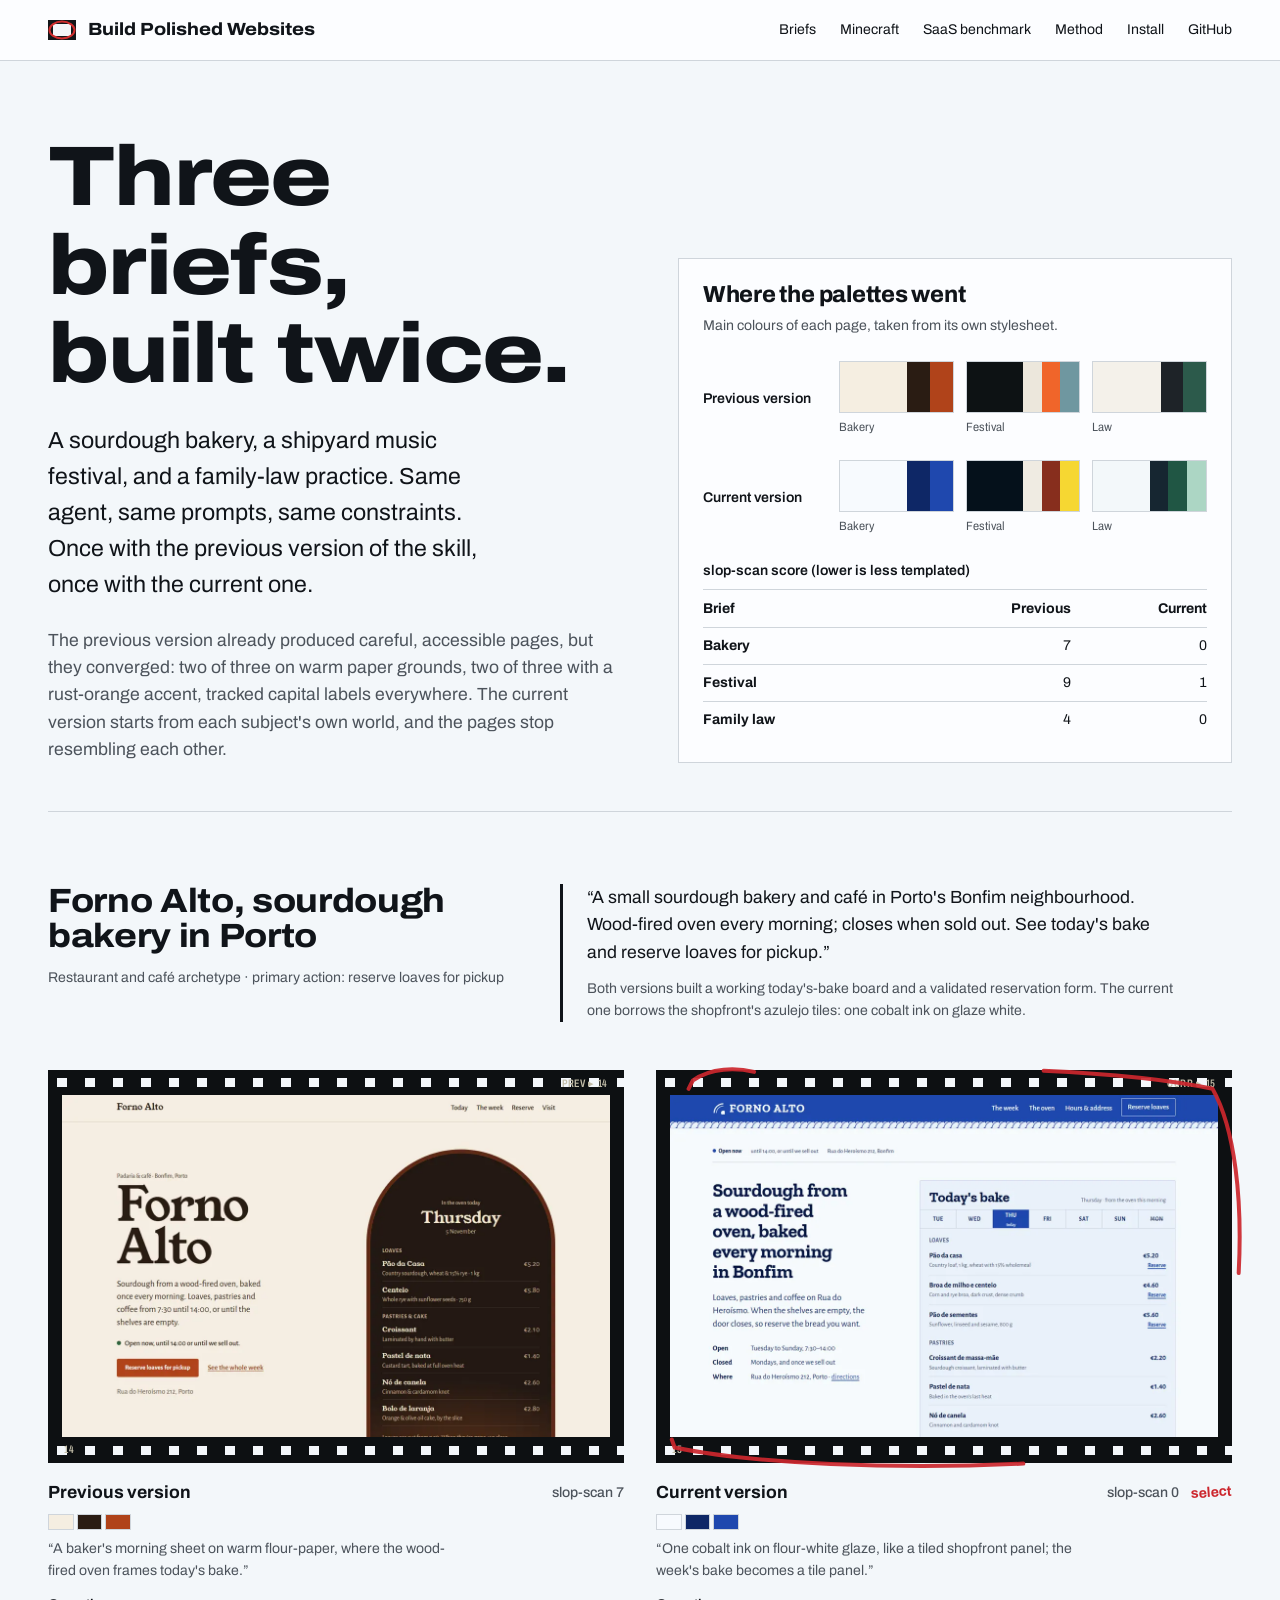
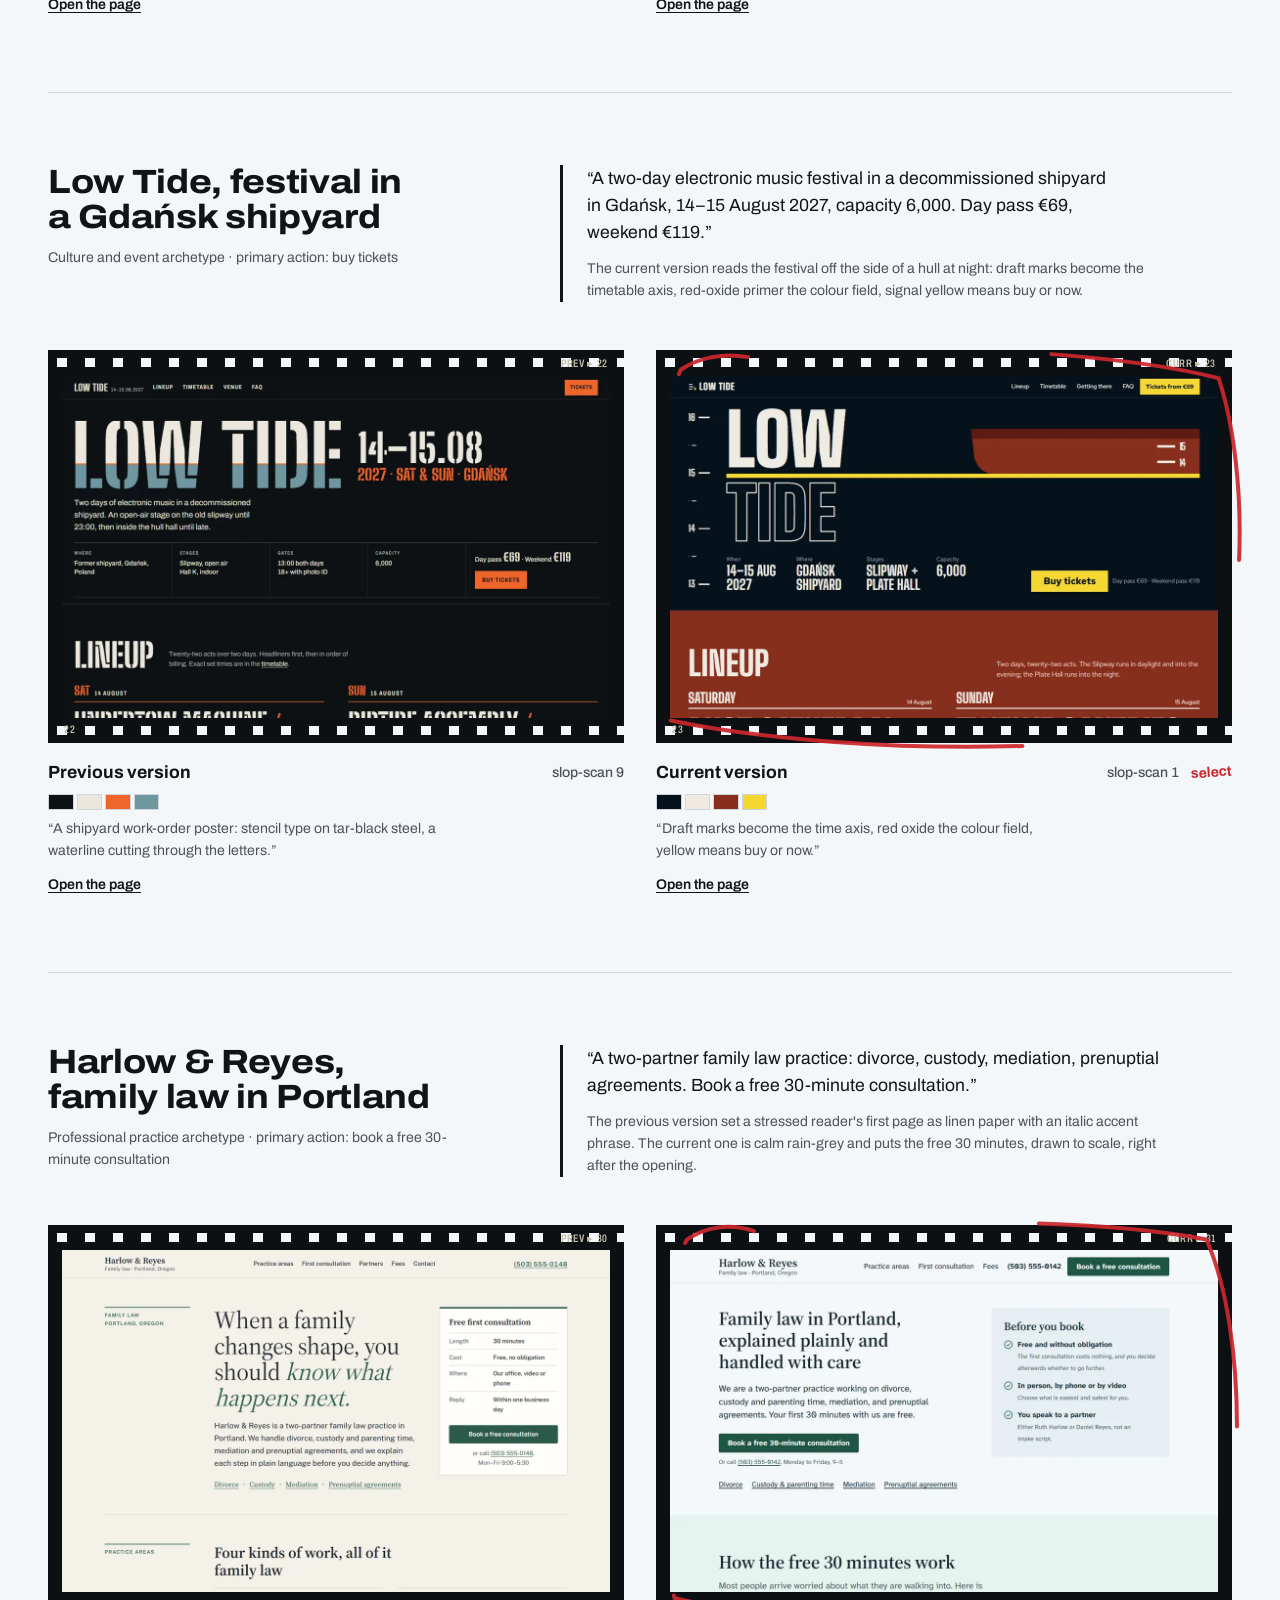
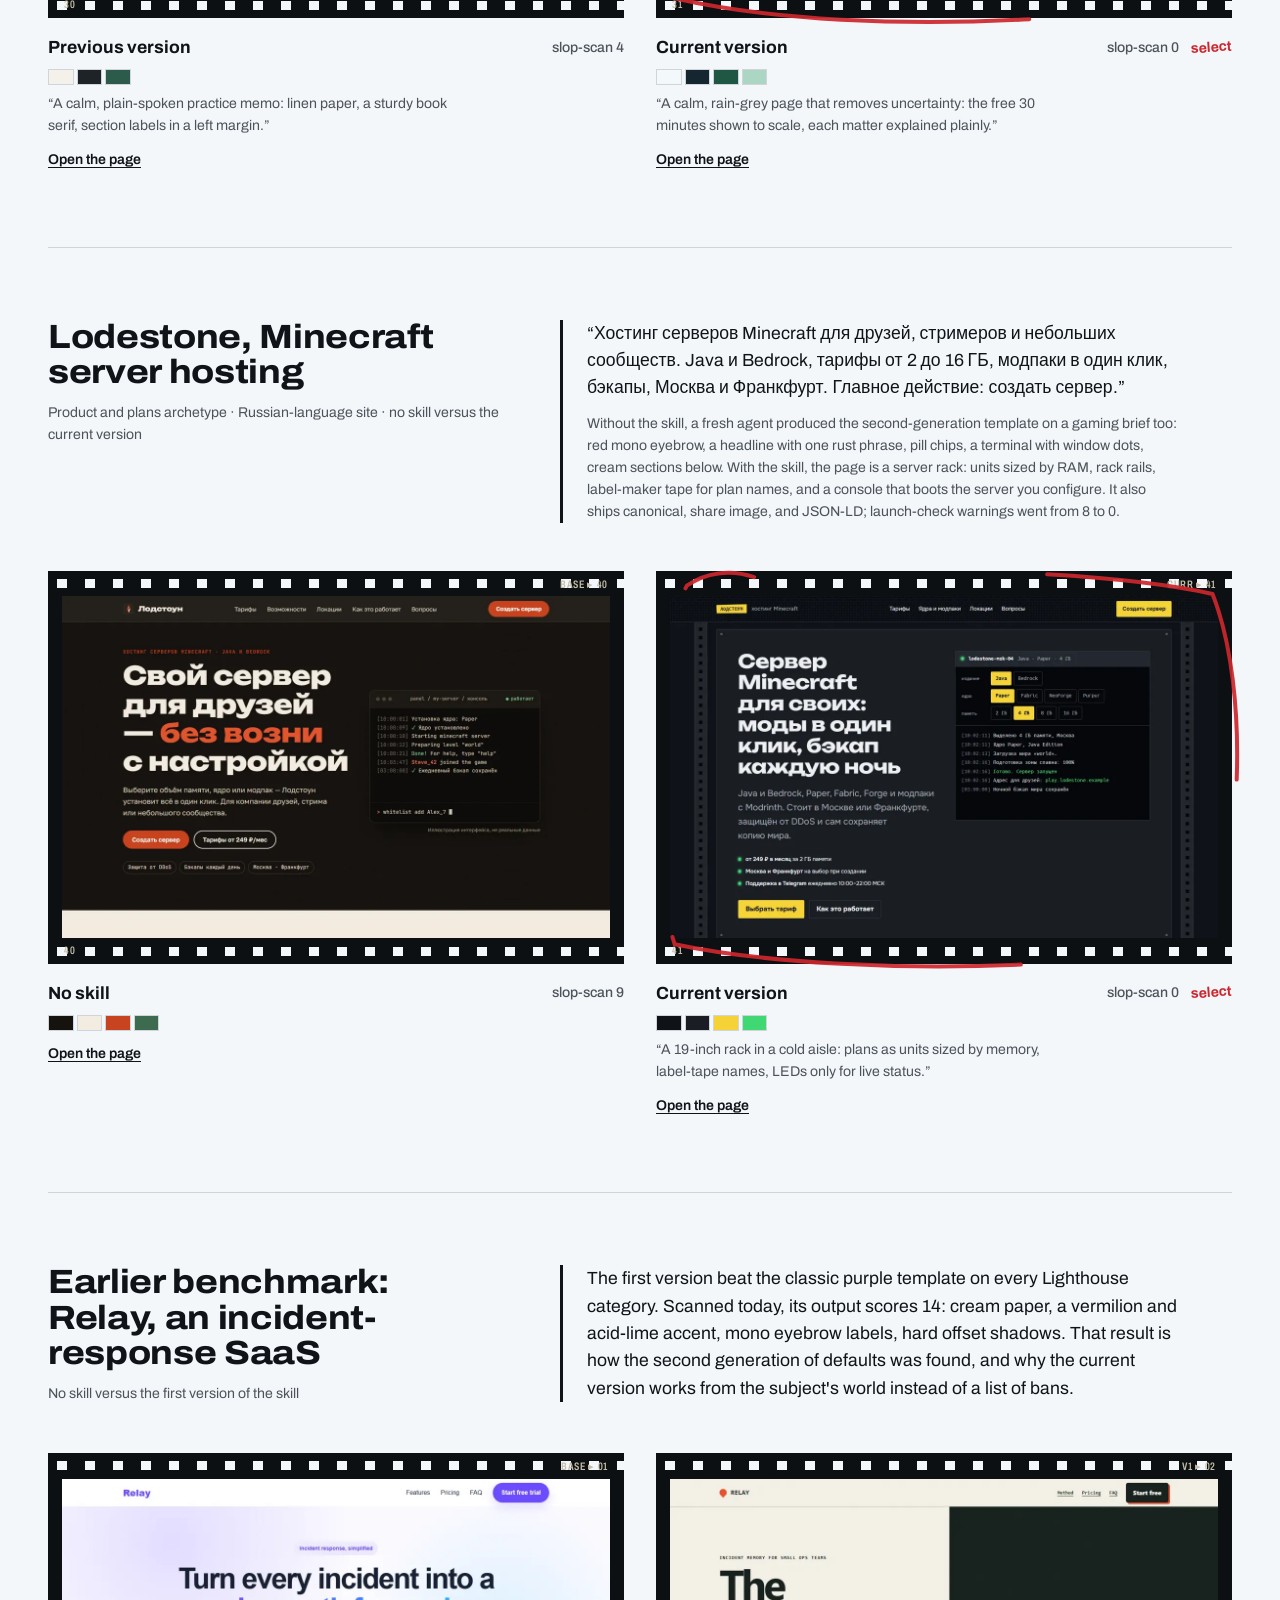
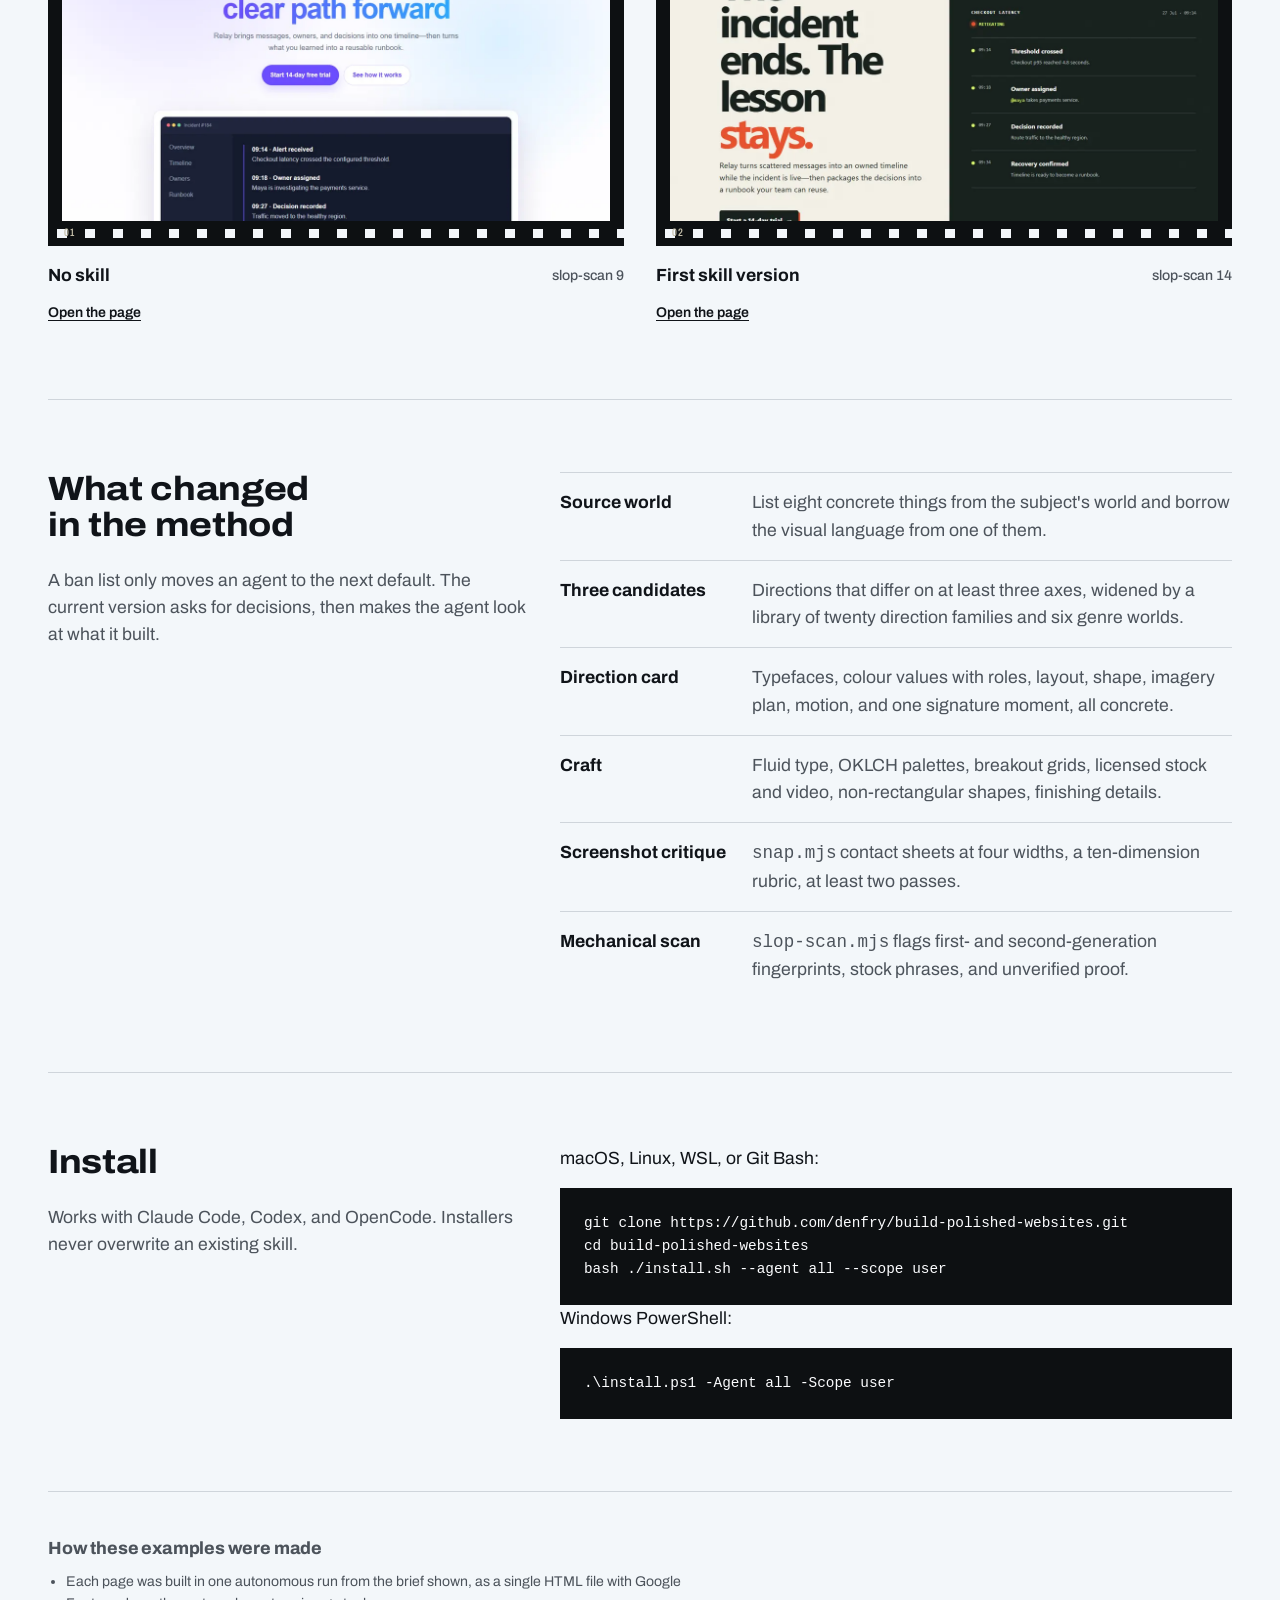
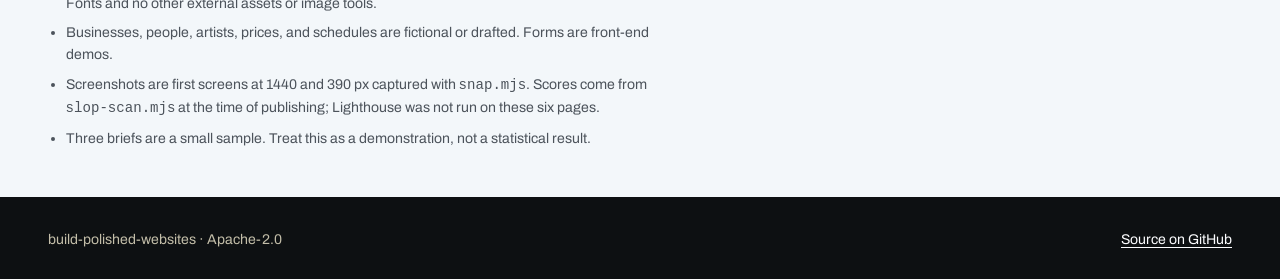
<file: showcase/index.html>
<!doctype html>
<html lang="en">
<head>
<meta charset="utf-8">
<meta name="viewport" content="width=device-width, initial-scale=1">
<title>Build Polished Websites: three briefs, built twice</title>
<meta name="description" content="Same agent, same briefs, two versions of a website skill: a bakery, a festival, and a law firm, with screenshots, palettes, and slop-scan scores.">
<link rel="canonical" href="https://denfry.github.io/build-polished-websites/">
<meta name="robots" content="index,follow,max-image-preview:large">
<meta name="theme-color" content="#f3f5f8">
<meta property="og:type" content="website">
<meta property="og:site_name" content="Build Polished Websites">
<meta property="og:title" content="Three briefs, built twice">
<meta property="og:description" content="Same agent, same briefs, two versions of a website skill. See how the pages stop resembling each other.">
<meta property="og:url" content="https://denfry.github.io/build-polished-websites/">
<meta property="og:image" content="https://denfry.github.io/build-polished-websites/og.png">
<meta property="og:image:width" content="1280">
<meta property="og:image:height" content="640">
<meta property="og:locale" content="en_US">
<meta name="twitter:card" content="summary_large_image">
<link rel="icon" href="favicon.ico" sizes="32x32">
<link rel="icon" href="icon.svg" type="image/svg+xml">
<link rel="apple-touch-icon" href="apple-touch-icon.png">
<link rel="manifest" href="site.webmanifest">
<script type="application/ld+json">
{
  "@context": "https://schema.org",
  "@graph": [
    {
      "@type": "WebSite",
      "name": "Build Polished Websites",
      "url": "https://denfry.github.io/build-polished-websites/"
    },
    {
      "@type": "SoftwareSourceCode",
      "name": "build-polished-websites",
      "description": "An agent skill for art-directed, CMS-native, Lighthouse-verified websites.",
      "codeRepository": "https://github.com/denfry/build-polished-websites",
      "license": "https://www.apache.org/licenses/LICENSE-2.0",
      "programmingLanguage": "JavaScript"
    }
  ]
}
</script>
<link rel="preconnect" href="https://fonts.googleapis.com">
<link rel="preconnect" href="https://fonts.gstatic.com" crossorigin>
<link href="https://fonts.googleapis.com/css2?family=Archivo:wdth,wght@62..125,400..800&display=swap" rel="stylesheet">
<style>
/*
  Direction card
  Source world: a photographer's contact sheet on a light table: film strips,
                sprocket holes, edge-printed frame numbers, a red china marker
                circling the selects.
  Palette: cool light-table white, film-base black, china-marker red for the
           selected frame only.
  Type: Archivo variable; expanded widths for headlines, condensed for edge print.
*/
:root {
  --hue: 250;
  --ground: oklch(97.4% 0.006 var(--hue));
  --glow: oklch(99.4% 0.003 var(--hue));
  --line: oklch(87% 0.01 var(--hue));
  --muted: oklch(44% 0.016 var(--hue));
  --ink: oklch(19% 0.012 var(--hue));
  --film: oklch(17% 0.006 var(--hue));
  --edge: oklch(80% 0.03 95);
  --marker: oklch(55% 0.2 25);
  --font: "Archivo", "Helvetica Neue", Arial, sans-serif;
  --step--1: clamp(0.82rem, 0.8rem + 0.1vw, 0.88rem);
  --step-0: clamp(1rem, 0.96rem + 0.2vw, 1.1rem);
  --step-1: clamp(1.2rem, 1.1rem + 0.45vw, 1.45rem);
  --step-2: clamp(1.5rem, 1.3rem + 1vw, 2.1rem);
  --step-4: clamp(2.5rem, 1.6rem + 4.6vw, 5.6rem);
  --space-2: 0.5rem; --space-3: 0.75rem; --space-4: 1rem; --space-5: 1.5rem;
  --space-6: 2rem; --space-7: 3rem; --space-8: 4.5rem; --space-9: 7rem;
  --gutter: clamp(1rem, 4vw, 3rem);
  --ease-out: cubic-bezier(0.2, 0.8, 0.2, 1);
}
*, *::before, *::after { box-sizing: border-box; }
html { -webkit-text-size-adjust: 100%; text-size-adjust: 100%; }
body {
  margin: 0; background: var(--ground); color: var(--ink);
  font: 400 var(--step-0)/1.55 var(--font); font-synthesis: none;
}
img { display: block; max-width: 100%; height: auto; }
a { color: inherit; text-decoration-thickness: 1px; text-underline-offset: 0.2em; }
a:hover { text-decoration-thickness: 2px; }
:focus-visible { outline: 3px solid var(--marker); outline-offset: 3px; }
::selection { background: var(--ink); color: var(--glow); }
h1, h2, h3 { margin: 0; font-weight: 750; font-stretch: 112%; line-height: 1.05; text-wrap: balance; letter-spacing: -0.01em; }
p { margin: 0; text-wrap: pretty; }
.wrap { width: min(100% - 2 * var(--gutter), 78rem); margin-inline: auto; }
.skip { position: absolute; left: var(--space-4); top: -4rem; padding: var(--space-2) var(--space-4); background: var(--ink); color: var(--glow); z-index: 10; }
.skip:focus { top: var(--space-4); }

/* header */
.bar { border-bottom: 1px solid var(--line); background: var(--glow); }
.bar .wrap { display: flex; align-items: center; justify-content: space-between; gap: var(--space-5); min-height: 3.75rem; }
.brand { font-weight: 750; font-stretch: 112%; text-decoration: none; display: flex; align-items: center; gap: var(--space-3); }
.brand svg { flex: none; }
.bar nav ul { display: flex; gap: var(--space-5); margin: 0; padding: 0; list-style: none; font-size: var(--step--1); }
.bar nav a { text-decoration: none; padding-block: var(--space-2); }
.bar nav a:hover { text-decoration: underline; }

/* opening */
.opening { padding-block: var(--space-8) var(--space-7); display: grid; gap: var(--space-7); grid-template-columns: minmax(0, 1.05fr) minmax(0, 1fr); align-items: end; }
.opening h1 { font-size: var(--step-4); font-stretch: 118%; font-weight: 800; letter-spacing: -0.02em; }
.lead { margin-top: var(--space-5); font-size: var(--step-1); max-width: 36ch; }
.finding { margin-top: var(--space-5); max-width: 58ch; color: var(--muted); }

/* signature graphic: palettes side by side */
.palettes { background: var(--glow); border: 1px solid var(--line); padding: var(--space-5); }
.palettes h2 { font-size: var(--step-1); font-stretch: 100%; }
.palettes > p { color: var(--muted); font-size: var(--step--1); margin-top: var(--space-2); }
.pal-row { display: grid; grid-template-columns: 7.5rem 1fr; gap: var(--space-4); align-items: center; margin-top: var(--space-5); }
.pal-row > span { font-size: var(--step--1); font-weight: 600; }
.pal-sets { display: grid; grid-template-columns: repeat(3, 1fr); gap: var(--space-3); }
.pal { display: flex; height: 3.25rem; border: 1px solid var(--line); }
.pal i { flex: var(--w, 1); }
.pal-sets small { display: block; font-size: 0.75rem; color: var(--muted); margin-top: 0.3rem; font-stretch: 90%; }
.scores { margin-top: var(--space-5); width: 100%; border-collapse: collapse; font-size: var(--step--1); font-variant-numeric: tabular-nums; }
.scores th, .scores td { text-align: left; padding: 0.45rem 0; border-top: 1px solid var(--line); }
.scores td:not(:first-child), .scores th:not(:first-child) { text-align: right; }
.scores caption { text-align: left; font-weight: 600; padding-bottom: var(--space-2); }

/* brief strips */
.brief { padding-block: var(--space-8); border-top: 1px solid var(--line); }
.brief-head { display: grid; grid-template-columns: minmax(0, 1fr) minmax(0, 1.4fr); gap: var(--space-6); align-items: start; }
.brief-head h2 { font-size: var(--step-2); }
.brief-head .meta { margin-top: var(--space-3); color: var(--muted); font-size: var(--step--1); }
.brief-head blockquote { margin: 0; padding-left: var(--space-5); border-left: 3px solid var(--ink); max-width: 62ch; }
.brief-head blockquote p + p { margin-top: var(--space-3); color: var(--muted); font-size: var(--step--1); }

.pair { margin-top: var(--space-7); display: grid; grid-template-columns: 1fr 1fr; gap: var(--space-6); }
.shot { margin: 0; }
.film {
  position: relative; background: var(--film); padding: 1.6rem 0.9rem;
  background-image:
    repeating-linear-gradient(90deg, transparent 0 9px, var(--ground) 9px 19px, transparent 19px 28px),
    repeating-linear-gradient(90deg, transparent 0 9px, var(--ground) 9px 19px, transparent 19px 28px);
  background-size: 100% 9px, 100% 9px;
  background-position: 0 0.5rem, 0 calc(100% - 0.5rem);
  background-repeat: no-repeat;
}
.edge { position: absolute; top: 0.32rem; right: 1rem; font-size: 0.68rem; font-stretch: 70%; font-weight: 600; letter-spacing: 0.06em; color: var(--edge); }
.edge.bottom { top: auto; bottom: 0.32rem; left: 1rem; right: auto; }
.film a { display: block; outline-offset: 5px; }
.film img { width: 100%; background: var(--glow); }
.shot figcaption { margin-top: var(--space-4); display: grid; gap: var(--space-2); }
.label { display: flex; align-items: center; gap: var(--space-3); font-weight: 700; font-stretch: 100%; }
.label .score { margin-left: auto; font-weight: 500; font-size: var(--step--1); font-variant-numeric: tabular-nums; color: var(--muted); }
.thesis { font-size: var(--step--1); color: var(--muted); max-width: 52ch; }
.swatches { display: flex; gap: 3px; }
.swatches i { width: 1.6rem; height: 1rem; border: 1px solid var(--line); }
.open { font-size: var(--step--1); font-weight: 600; justify-self: start; padding-block: 0.6rem; margin-block: -0.35rem; }

/* china-marker circle on the selected frame */
.select { position: relative; }
.marker { position: absolute; inset: -0.9rem -1.1rem; width: calc(100% + 2.2rem); height: calc(100% + 1.8rem); pointer-events: none; overflow: visible; }
.marker path { fill: none; stroke: var(--marker); stroke-width: 4; stroke-linecap: round; vector-effect: non-scaling-stroke; opacity: 0.92; }
.select .label::after { content: "select"; font-size: var(--step--1); font-weight: 700; color: var(--marker); transform: rotate(-4deg); }
@media (prefers-reduced-motion: no-preference) {
  @supports (animation-timeline: view()) {
    .marker path { stroke-dasharray: 1; stroke-dashoffset: 1; animation: draw linear both; animation-timeline: view(); animation-range: entry 20% cover 45%; }
    @keyframes draw { to { stroke-dashoffset: 0; } }
  }
}

/* method & install */
.method { padding-block: var(--space-8); border-top: 1px solid var(--line); display: grid; grid-template-columns: minmax(0, 1fr) minmax(0, 1.4fr); gap: var(--space-6); }
.method h2 { font-size: var(--step-2); }
.steps { margin: 0; padding: 0; list-style: none; display: grid; gap: 0; }
.steps li { display: grid; grid-template-columns: 11rem 1fr; gap: var(--space-4); padding-block: var(--space-4); border-top: 1px solid var(--line); }
.steps strong { font-stretch: 100%; }
.steps span { color: var(--muted); }
pre { margin: var(--space-4) 0 0; padding: var(--space-5); background: var(--film); color: var(--glow); overflow-x: auto; font: 500 0.9rem/1.6 ui-monospace, "Cascadia Mono", Consolas, monospace; }
.install p + p { margin-top: var(--space-4); }
.notes { padding-block: var(--space-7); border-top: 1px solid var(--line); color: var(--muted); font-size: var(--step--1); }
.notes ul { margin: var(--space-3) 0 0; padding-left: 1.1rem; max-width: 80ch; display: grid; gap: var(--space-2); }
footer { padding-block: var(--space-6); background: var(--film); color: var(--edge); font-size: var(--step--1); }
footer .wrap { display: flex; flex-wrap: wrap; justify-content: space-between; gap: var(--space-4); }
footer a { color: var(--glow); }

@media (max-width: 960px) {
  .opening, .brief-head, .method { grid-template-columns: minmax(0, 1fr); }
  .opening { padding-block: var(--space-7) var(--space-6); }
}
@media (max-width: 680px) {
  .bar nav { display: none; }
  .pair { grid-template-columns: minmax(0, 1fr); gap: var(--space-8); }
  .film { padding-inline: 0.6rem; }
  .pal-row { grid-template-columns: 1fr; gap: var(--space-2); }
  .steps li { grid-template-columns: 1fr; gap: var(--space-2); }
  .marker { inset: -0.7rem -0.5rem; width: calc(100% + 1rem); height: calc(100% + 1.4rem); }
}
@media print { .bar, .marker, footer { display: none; } body { background: #fff; } }
</style>
</head>
<body>
<a class="skip" href="#main">Skip to content</a>
<header class="bar">
  <div class="wrap">
    <a class="brand" href="./">
      <svg width="28" height="20" viewBox="0 0 28 20" aria-hidden="true"><rect x="0" y="0" width="28" height="20" fill="#141619"/><rect x="5" y="4" width="18" height="12" fill="#f3f5f8"/><ellipse cx="14" cy="10" rx="12.5" ry="8.4" fill="none" stroke="#d22d2d" stroke-width="2"/></svg>
      Build Polished Websites
    </a>
    <nav aria-label="Sections">
      <ul>
        <li><a href="#briefs">Briefs</a></li>
        <li><a href="#minecraft">Minecraft</a></li>
        <li><a href="#benchmark">SaaS benchmark</a></li>
        <li><a href="#method">Method</a></li>
        <li><a href="#install">Install</a></li>
        <li><a href="https://github.com/denfry/build-polished-websites">GitHub</a></li>
      </ul>
    </nav>
  </div>
</header>

<main id="main">
  <section class="wrap opening" aria-labelledby="title">
    <div>
      <h1 id="title">Three briefs, built twice.</h1>
      <p class="lead">A sourdough bakery, a shipyard music festival, and a family-law practice. Same agent, same prompts, same constraints. Once with the previous version of the skill, once with the current one.</p>
      <p class="finding">The previous version already produced careful, accessible pages, but they converged: two of three on warm paper grounds, two of three with a rust-orange accent, tracked capital labels everywhere. The current version starts from each subject's own world, and the pages stop resembling each other.</p>
    </div>
    <div class="palettes">
      <h2>Where the palettes went</h2>
      <p>Main colours of each page, taken from its own stylesheet.</p>
      <div class="pal-row">
        <span>Previous version</span>
        <div class="pal-sets">
          <div><div class="pal" aria-hidden="true"><i style="background:#f5eee1;--w:3"></i><i style="background:#2a1c13"></i><i style="background:#b0431a"></i></div><small>Bakery</small></div>
          <div><div class="pal" aria-hidden="true"><i style="background:#0d1214;--w:3"></i><i style="background:#ece7dc"></i><i style="background:#f0652a"></i><i style="background:#6f97a0"></i></div><small>Festival</small></div>
          <div><div class="pal" aria-hidden="true"><i style="background:#f4f1ea;--w:3"></i><i style="background:#1e2328"></i><i style="background:#2c5a4b"></i></div><small>Law</small></div>
        </div>
      </div>
      <div class="pal-row">
        <span>Current version</span>
        <div class="pal-sets">
          <div><div class="pal" aria-hidden="true"><i style="background:oklch(98.4% .006 250);--w:3"></i><i style="background:oklch(30% .115 264)"></i><i style="background:oklch(44% .17 264)"></i></div><small>Bakery</small></div>
          <div><div class="pal" aria-hidden="true"><i style="background:oklch(17% .028 245);--w:3"></i><i style="background:oklch(94% .012 85)"></i><i style="background:oklch(43% .125 33)"></i><i style="background:oklch(88% .17 98)"></i></div><small>Festival</small></div>
          <div><div class="pal" aria-hidden="true"><i style="background:oklch(97.6% .006 228);--w:3"></i><i style="background:oklch(26% .03 240)"></i><i style="background:oklch(41% .065 168)"></i><i style="background:oklch(84% .05 168)"></i></div><small>Law</small></div>
        </div>
      </div>
      <table class="scores">
        <caption>slop-scan score (lower is less templated)</caption>
        <thead><tr><th scope="col">Brief</th><th scope="col">Previous</th><th scope="col">Current</th></tr></thead>
        <tbody>
          <tr><th scope="row">Bakery</th><td>7</td><td>0</td></tr>
          <tr><th scope="row">Festival</th><td>9</td><td>1</td></tr>
          <tr><th scope="row">Family law</th><td>4</td><td>0</td></tr>
        </tbody>
      </table>
    </div>
  </section>

  <div id="briefs">
    <section class="wrap brief" aria-labelledby="bakery">
      <div class="brief-head">
        <div>
          <h2 id="bakery">Forno Alto, sourdough bakery in Porto</h2>
          <p class="meta">Restaurant and café archetype · primary action: reserve loaves for pickup</p>
        </div>
        <blockquote>
          <p>“A small sourdough bakery and café in Porto's Bonfim neighbourhood. Wood-fired oven every morning; closes when sold out. See today's bake and reserve loaves for pickup.”</p>
          <p>Both versions built a working today's-bake board and a validated reservation form. The current one borrows the shopfront's azulejo tiles: one cobalt ink on glaze white.</p>
        </blockquote>
      </div>
      <div class="pair">
        <figure class="shot">
          <div class="film">
            <span class="edge" aria-hidden="true">PREV ▸ 14</span>
            <a href="briefs/bakery/previous.html"><picture>
              <source media="(max-width: 680px)" srcset="img/bakery-previous-mobile.webp" width="390" height="844">
              <img src="img/bakery-previous-desktop.webp" width="1120" height="700" loading="lazy" decoding="async" alt="Previous version: cream background, large brown serif name, dark oven-arch panel listing today's loaves.">
            </picture></a>
            <span class="edge bottom" aria-hidden="true">14</span>
          </div>
          <figcaption>
            <span class="label">Previous version <span class="score">slop-scan 7</span></span>
            <span class="swatches" aria-hidden="true"><i style="background:#f5eee1"></i><i style="background:#2a1c13"></i><i style="background:#b0431a"></i></span>
            <span class="thesis">“A baker's morning sheet on warm flour-paper, where the wood-fired oven frames today's bake.”</span>
            <a class="open" href="briefs/bakery/previous.html">Open the page</a>
          </figcaption>
        </figure>
        <figure class="shot select">
          <div class="film">
            <span class="edge" aria-hidden="true">CURR ▸ 15</span>
            <a href="briefs/bakery/current.html"><picture>
              <source media="(max-width: 680px)" srcset="img/bakery-current-mobile.webp" width="390" height="844">
              <img src="img/bakery-current-desktop.webp" width="1120" height="700" loading="lazy" decoding="async" alt="Current version: cobalt header with a tile border, white page, a tabbed board of today's loaves with prices and reserve links.">
            </picture></a>
            <span class="edge bottom" aria-hidden="true">15</span>
            <svg class="marker" viewBox="0 0 100 100" preserveAspectRatio="none" aria-hidden="true"><path pathLength="1" d="M8 9 C 30 1, 74 2, 94 8 C 101 26, 99 70, 93 92 C 70 99, 26 99, 6 93 C 0 70, 0 30, 9 6 C 12 3, 16 3, 19 4"/></svg>
          </div>
          <figcaption>
            <span class="label">Current version <span class="score">slop-scan 0</span></span>
            <span class="swatches" aria-hidden="true"><i style="background:oklch(98.4% .006 250)"></i><i style="background:oklch(30% .115 264)"></i><i style="background:oklch(44% .17 264)"></i></span>
            <span class="thesis">“One cobalt ink on flour-white glaze, like a tiled shopfront panel; the week's bake becomes a tile panel.”</span>
            <a class="open" href="briefs/bakery/current.html">Open the page</a>
          </figcaption>
        </figure>
      </div>
    </section>

    <section class="wrap brief" aria-labelledby="festival">
      <div class="brief-head">
        <div>
          <h2 id="festival">Low Tide, festival in a Gdańsk shipyard</h2>
          <p class="meta">Culture and event archetype · primary action: buy tickets</p>
        </div>
        <blockquote>
          <p>“A two-day electronic music festival in a decommissioned shipyard in Gdańsk, 14–15 August 2027, capacity 6,000. Day pass €69, weekend €119.”</p>
          <p>The current version reads the festival off the side of a hull at night: draft marks become the timetable axis, red-oxide primer the colour field, signal yellow means buy or now.</p>
        </blockquote>
      </div>
      <div class="pair">
        <figure class="shot">
          <div class="film">
            <span class="edge" aria-hidden="true">PREV ▸ 22</span>
            <a href="briefs/festival/previous.html"><picture>
              <source media="(max-width: 680px)" srcset="img/festival-previous-mobile.webp" width="390" height="844">
              <img src="img/festival-previous-desktop.webp" width="1120" height="700" loading="lazy" decoding="async" alt="Previous version: black page, stencil LOW TIDE wordmark half cream half blue, orange dates and orange ticket button.">
            </picture></a>
            <span class="edge bottom" aria-hidden="true">22</span>
          </div>
          <figcaption>
            <span class="label">Previous version <span class="score">slop-scan 9</span></span>
            <span class="swatches" aria-hidden="true"><i style="background:#0d1214"></i><i style="background:#ece7dc"></i><i style="background:#f0652a"></i><i style="background:#6f97a0"></i></span>
            <span class="thesis">“A shipyard work-order poster: stencil type on tar-black steel, a waterline cutting through the letters.”</span>
            <a class="open" href="briefs/festival/previous.html">Open the page</a>
          </figcaption>
        </figure>
        <figure class="shot select">
          <div class="film">
            <span class="edge" aria-hidden="true">CURR ▸ 23</span>
            <a href="briefs/festival/current.html"><picture>
              <source media="(max-width: 680px)" srcset="img/festival-current-mobile.webp" width="390" height="844">
              <img src="img/festival-current-desktop.webp" width="1120" height="700" loading="lazy" decoding="async" alt="Current version: night-navy page with draft-mark numerals down the left edge, LOW TIDE above a yellow waterline, a red-oxide hull, yellow buy-tickets button.">
            </picture></a>
            <span class="edge bottom" aria-hidden="true">23</span>
            <svg class="marker" viewBox="0 0 100 100" preserveAspectRatio="none" aria-hidden="true"><path pathLength="1" d="M10 7 C 34 0, 76 3, 95 10 C 100 32, 100 72, 92 93 C 66 100, 28 98, 5 91 C 0 66, 1 28, 7 8 C 10 5, 14 4, 18 5"/></svg>
          </div>
          <figcaption>
            <span class="label">Current version <span class="score">slop-scan 1</span></span>
            <span class="swatches" aria-hidden="true"><i style="background:oklch(17% .028 245)"></i><i style="background:oklch(94% .012 85)"></i><i style="background:oklch(43% .125 33)"></i><i style="background:oklch(88% .17 98)"></i></span>
            <span class="thesis">“Draft marks become the time axis, red oxide the colour field, yellow means buy or now.”</span>
            <a class="open" href="briefs/festival/current.html">Open the page</a>
          </figcaption>
        </figure>
      </div>
    </section>

    <section class="wrap brief" aria-labelledby="law">
      <div class="brief-head">
        <div>
          <h2 id="law">Harlow &amp; Reyes, family law in Portland</h2>
          <p class="meta">Professional practice archetype · primary action: book a free 30-minute consultation</p>
        </div>
        <blockquote>
          <p>“A two-partner family law practice: divorce, custody, mediation, prenuptial agreements. Book a free 30-minute consultation.”</p>
          <p>The previous version set a stressed reader's first page as linen paper with an italic accent phrase. The current one is calm rain-grey and puts the free 30 minutes, drawn to scale, right after the opening.</p>
        </blockquote>
      </div>
      <div class="pair">
        <figure class="shot">
          <div class="film">
            <span class="edge" aria-hidden="true">PREV ▸ 30</span>
            <a href="briefs/law/previous.html"><picture>
              <source media="(max-width: 680px)" srcset="img/law-previous-mobile.webp" width="390" height="844">
              <img src="img/law-previous-desktop.webp" width="1120" height="700" loading="lazy" decoding="async" alt="Previous version: linen-cream page, margin labels in tracked capitals, a serif headline with two words in green italic, consultation details box.">
            </picture></a>
            <span class="edge bottom" aria-hidden="true">30</span>
          </div>
          <figcaption>
            <span class="label">Previous version <span class="score">slop-scan 4</span></span>
            <span class="swatches" aria-hidden="true"><i style="background:#f4f1ea"></i><i style="background:#1e2328"></i><i style="background:#2c5a4b"></i></span>
            <span class="thesis">“A calm, plain-spoken practice memo: linen paper, a sturdy book serif, section labels in a left margin.”</span>
            <a class="open" href="briefs/law/previous.html">Open the page</a>
          </figcaption>
        </figure>
        <figure class="shot select">
          <div class="film">
            <span class="edge" aria-hidden="true">CURR ▸ 31</span>
            <a href="briefs/law/current.html"><picture>
              <source media="(max-width: 680px)" srcset="img/law-current-mobile.webp" width="390" height="844">
              <img src="img/law-current-desktop.webp" width="1120" height="700" loading="lazy" decoding="async" alt="Current version: pale blue-grey page, plain serif headline, a fir-green booking button, and a 'Before you book' reassurance panel.">
            </picture></a>
            <span class="edge bottom" aria-hidden="true">31</span>
            <svg class="marker" viewBox="0 0 100 100" preserveAspectRatio="none" aria-hidden="true"><path pathLength="1" d="M7 8 C 32 2, 72 1, 93 7 C 100 30, 99 74, 94 92 C 68 99, 30 100, 6 92 C 1 68, 0 30, 8 7 C 11 4, 15 3, 19 5"/></svg>
          </div>
          <figcaption>
            <span class="label">Current version <span class="score">slop-scan 0</span></span>
            <span class="swatches" aria-hidden="true"><i style="background:oklch(97.6% .006 228)"></i><i style="background:oklch(26% .03 240)"></i><i style="background:oklch(41% .065 168)"></i><i style="background:oklch(84% .05 168)"></i></span>
            <span class="thesis">“A calm, rain-grey page that removes uncertainty: the free 30 minutes shown to scale, each matter explained plainly.”</span>
            <a class="open" href="briefs/law/current.html">Open the page</a>
          </figcaption>
        </figure>
      </div>
    </section>
  </div>

  <section class="wrap brief" id="minecraft" aria-labelledby="mc">
    <div class="brief-head">
      <div>
        <h2 id="mc">Lodestone, Minecraft server hosting</h2>
        <p class="meta">Product and plans archetype · Russian-language site · no skill versus the current version</p>
      </div>
      <blockquote>
        <p>“Хостинг серверов Minecraft для друзей, стримеров и небольших сообществ. Java и Bedrock, тарифы от 2 до 16 ГБ, модпаки в один клик, бэкапы, Москва и Франкфурт. Главное действие: создать сервер.”</p>
        <p>Without the skill, a fresh agent produced the second-generation template on a gaming brief too: red mono eyebrow, a headline with one rust phrase, pill chips, a terminal with window dots, cream sections below. With the skill, the page is a server rack: units sized by RAM, rack rails, label-maker tape for plan names, and a console that boots the server you configure. It also ships canonical, share image, and JSON-LD; launch-check warnings went from 8 to 0.</p>
      </blockquote>
    </div>
    <div class="pair">
      <figure class="shot">
        <div class="film">
          <span class="edge" aria-hidden="true">BASE ▸ 40</span>
          <a href="briefs/minecraft/without-skill.html"><picture>
            <source media="(max-width: 680px)" srcset="img/minecraft-without-skill-mobile.webp" width="390" height="844">
            <img src="img/minecraft-without-skill-desktop.webp" width="1120" height="700" loading="lazy" decoding="async" alt="Without the skill: dark hero with a red monospace eyebrow, a giant headline with one phrase in rust red, rounded pill buttons, and a terminal window with three dots.">
          </picture></a>
          <span class="edge bottom" aria-hidden="true">40</span>
        </div>
        <figcaption>
          <span class="label">No skill <span class="score">slop-scan 9</span></span>
          <span class="swatches" aria-hidden="true"><i style="background:#16130f"></i><i style="background:#f3ece0"></i><i style="background:#c8431f"></i><i style="background:#3d6b4f"></i></span>
          <a class="open" href="briefs/minecraft/without-skill.html">Open the page</a>
        </figcaption>
      </figure>
      <figure class="shot select">
        <div class="film">
          <span class="edge" aria-hidden="true">CURR ▸ 41</span>
          <a href="briefs/minecraft/with-skill.html"><picture>
            <source media="(max-width: 680px)" srcset="img/minecraft-with-skill-mobile.webp" width="390" height="844">
            <img src="img/minecraft-with-skill-desktop.webp" width="1120" height="700" loading="lazy" decoding="async" alt="With the skill: a graphite server rack with rails, a yellow label-tape logo, a bold headline, green status LEDs, and a console with edition, core, and memory selectors.">
          </picture></a>
          <span class="edge bottom" aria-hidden="true">41</span>
          <svg class="marker" viewBox="0 0 100 100" preserveAspectRatio="none" aria-hidden="true"><path pathLength="1" d="M9 8 C 33 1, 75 3, 94 9 C 100 31, 99 71, 93 92 C 69 99, 29 99, 6 92 C 1 69, 0 29, 8 7 C 11 4, 15 3, 19 5"/></svg>
        </div>
        <figcaption>
          <span class="label">Current version <span class="score">slop-scan 0</span></span>
          <span class="swatches" aria-hidden="true"><i style="background:oklch(18.5% .012 255)"></i><i style="background:oklch(23.5% .013 255)"></i><i style="background:oklch(87% .165 96)"></i><i style="background:oklch(78% .19 150)"></i></span>
          <span class="thesis">“A 19-inch rack in a cold aisle: plans as units sized by memory, label-tape names, LEDs only for live status.”</span>
          <a class="open" href="briefs/minecraft/with-skill.html">Open the page</a>
        </figcaption>
      </figure>
    </div>
  </section>

  <section class="wrap brief" id="benchmark" aria-labelledby="saas">
    <div class="brief-head">
      <div>
        <h2 id="saas">Earlier benchmark: Relay, an incident-response SaaS</h2>
        <p class="meta">No skill versus the first version of the skill</p>
      </div>
      <blockquote>
        <p>The first version beat the classic purple template on every Lighthouse category. Scanned today, its output scores 14: cream paper, a vermilion and acid-lime accent, mono eyebrow labels, hard offset shadows. That result is how the second generation of defaults was found, and why the current version works from the subject's world instead of a list of bans.</p>
      </blockquote>
    </div>
    <div class="pair">
      <figure class="shot">
        <div class="film">
          <span class="edge" aria-hidden="true">BASE ▸ 01</span>
          <a href="benchmark/saas-single-html/without-skill.html"><picture>
            <source media="(max-width: 680px)" srcset="img/saas-none-mobile.webp" width="390" height="844">
            <img src="img/saas-none-desktop.webp" width="1120" height="700" loading="lazy" decoding="async" alt="Without the skill: centered hero with a purple gradient headline, two buttons, and a dashboard mockup.">
          </picture></a>
          <span class="edge bottom" aria-hidden="true">01</span>
        </div>
        <figcaption>
          <span class="label">No skill <span class="score">slop-scan 9</span></span>
          <a class="open" href="benchmark/saas-single-html/without-skill.html">Open the page</a>
        </figcaption>
      </figure>
      <figure class="shot">
        <div class="film">
          <span class="edge" aria-hidden="true">V1 ▸ 02</span>
          <a href="benchmark/saas-single-html/with-skill.html"><picture>
            <source media="(max-width: 680px)" srcset="img/saas-first-mobile.webp" width="390" height="844">
            <img src="img/saas-first-desktop.webp" width="1120" height="700" loading="lazy" decoding="async" alt="First skill version: cream page, huge black headline with one orange word, dark incident timeline panel.">
          </picture></a>
          <span class="edge bottom" aria-hidden="true">02</span>
        </div>
        <figcaption>
          <span class="label">First skill version <span class="score">slop-scan 14</span></span>
          <a class="open" href="benchmark/saas-single-html/with-skill.html">Open the page</a>
        </figcaption>
      </figure>
    </div>
  </section>

  <section class="wrap method" id="method" aria-labelledby="method-title">
    <div>
      <h2 id="method-title">What changed in the method</h2>
      <p class="finding">A ban list only moves an agent to the next default. The current version asks for decisions, then makes the agent look at what it built.</p>
    </div>
    <ol class="steps">
      <li><strong>Source world</strong><span>List eight concrete things from the subject's world and borrow the visual language from one of them.</span></li>
      <li><strong>Three candidates</strong><span>Directions that differ on at least three axes, widened by a library of twenty direction families and six genre worlds.</span></li>
      <li><strong>Direction card</strong><span>Typefaces, colour values with roles, layout, shape, imagery plan, motion, and one signature moment, all concrete.</span></li>
      <li><strong>Craft</strong><span>Fluid type, OKLCH palettes, breakout grids, licensed stock and video, non-rectangular shapes, finishing details.</span></li>
      <li><strong>Screenshot critique</strong><span><code>snap.mjs</code> contact sheets at four widths, a ten-dimension rubric, at least two passes.</span></li>
      <li><strong>Mechanical scan</strong><span><code>slop-scan.mjs</code> flags first- and second-generation fingerprints, stock phrases, and unverified proof.</span></li>
    </ol>
  </section>

  <section class="wrap method install" id="install" aria-labelledby="install-title">
    <div>
      <h2 id="install-title">Install</h2>
      <p class="finding">Works with Claude Code, Codex, and OpenCode. Installers never overwrite an existing skill.</p>
    </div>
    <div>
      <p>macOS, Linux, WSL, or Git Bash:</p>
      <pre><code>git clone https://github.com/denfry/build-polished-websites.git
cd build-polished-websites
bash ./install.sh --agent all --scope user</code></pre>
      <p>Windows PowerShell:</p>
      <pre><code>.\install.ps1 -Agent all -Scope user</code></pre>
    </div>
  </section>

  <section class="wrap notes" aria-labelledby="notes-title">
    <h2 id="notes-title" style="font-size:var(--step-0);font-stretch:100%">How these examples were made</h2>
    <ul>
      <li>Each page was built in one autonomous run from the brief shown, as a single HTML file with Google Fonts and no other external assets or image tools.</li>
      <li>Businesses, people, artists, prices, and schedules are fictional or drafted. Forms are front-end demos.</li>
      <li>Screenshots are first screens at 1440 and 390 px captured with <code>snap.mjs</code>. Scores come from <code>slop-scan.mjs</code> at the time of publishing; Lighthouse was not run on these six pages.</li>
      <li>Three briefs are a small sample. Treat this as a demonstration, not a statistical result.</li>
    </ul>
  </section>
</main>

<footer>
  <div class="wrap">
    <span>build-polished-websites · Apache-2.0</span>
    <a href="https://github.com/denfry/build-polished-websites">Source on GitHub</a>
  </div>
</footer>
</body>
</html>
</file>
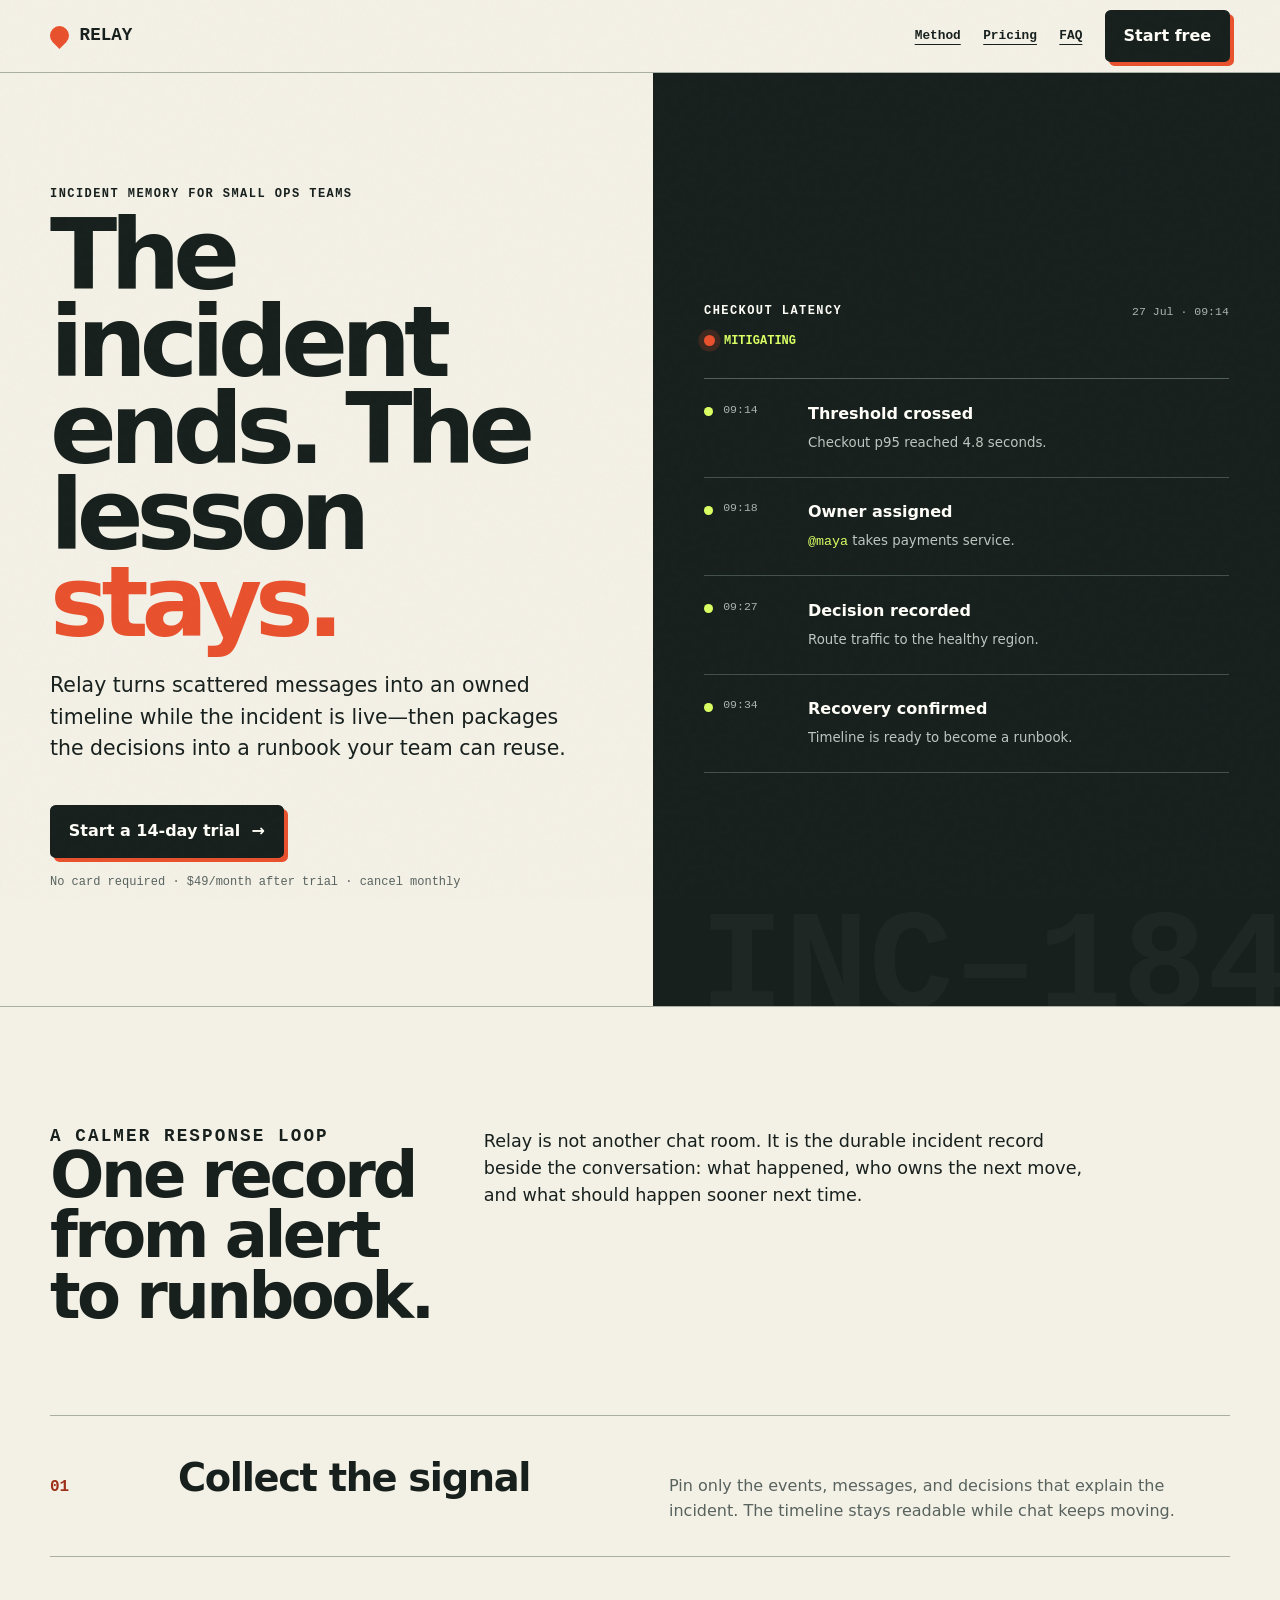
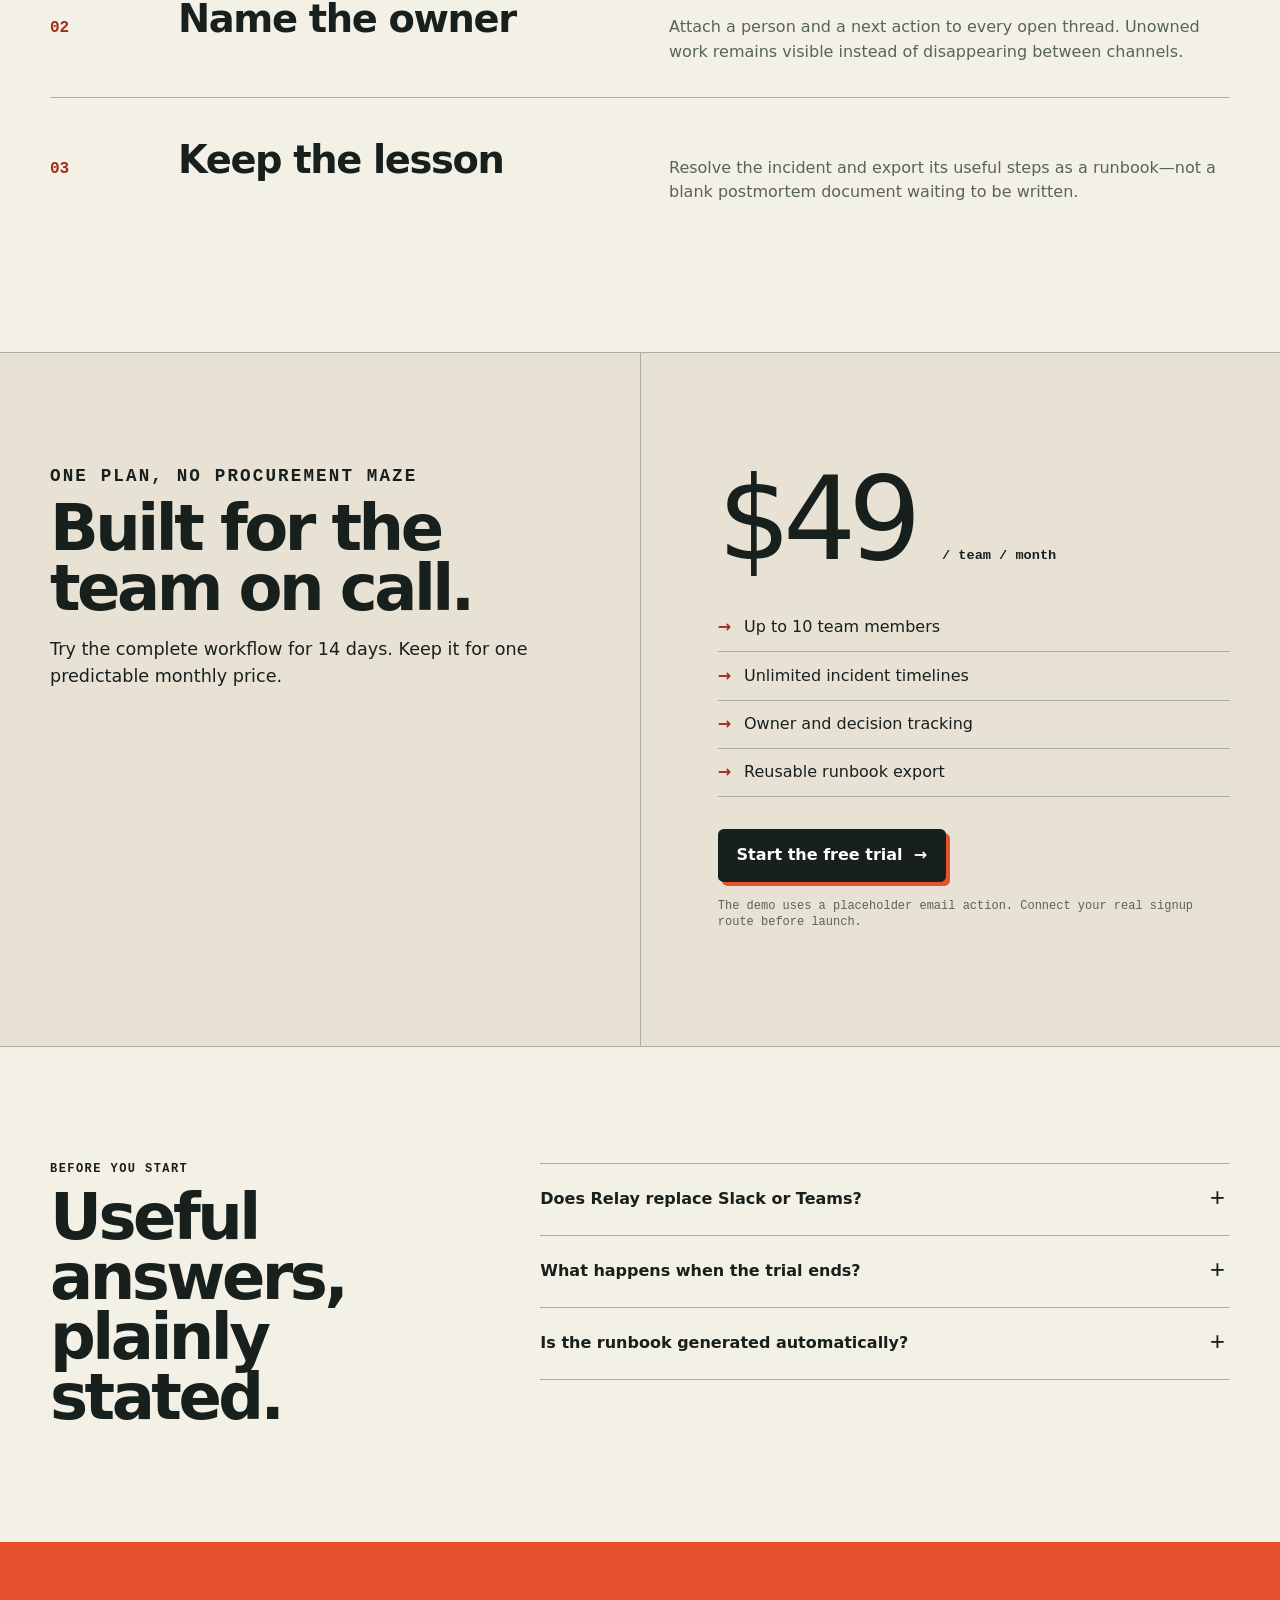
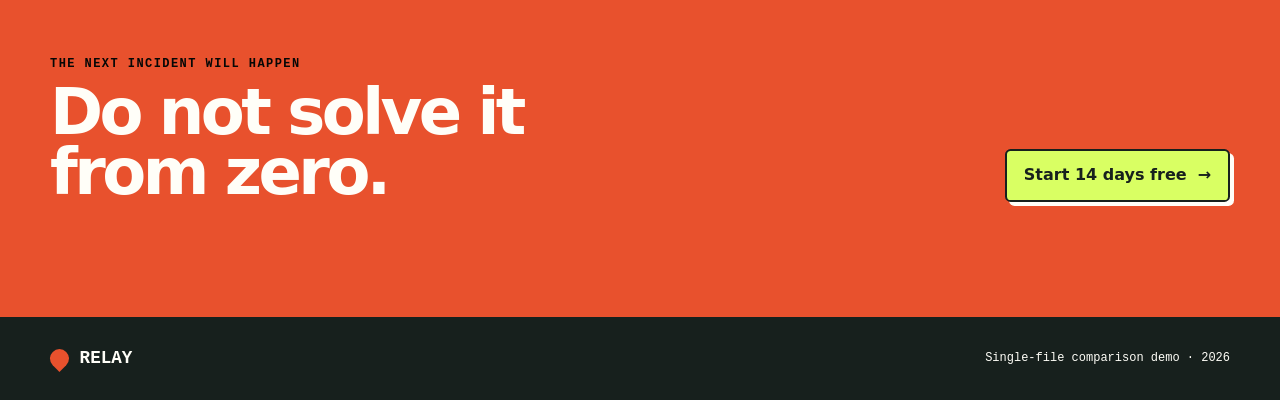
<file: benchmark/saas-single-html/with-skill.html>
<!doctype html>
<html lang="en">
<head>
  <meta charset="utf-8">
  <meta name="viewport" content="width=device-width, initial-scale=1">
  <meta name="color-scheme" content="light">
  <meta name="description" content="Relay turns incident chatter into an owned timeline and a reusable runbook for small software operations teams.">
  <meta name="robots" content="index,follow,max-image-preview:large">
  <link rel="icon" href="data:image/svg+xml,%3Csvg xmlns='http://www.w3.org/2000/svg' viewBox='0 0 32 32'%3E%3Crect width='32' height='32' rx='4' fill='%2317201d'/%3E%3Cpath d='M8 8h9a7 7 0 0 1 0 14h-2l-5 4v-4H8z' fill='%23e8512d'/%3E%3C/svg%3E">
  <title>Relay Incident Timeline Software for Small Ops Teams</title>
  <style>
    :root {
      --ink: #17201d;
      --muted: #58635e;
      --paper: #f3f0e6;
      --paper-2: #e7e2d4;
      --signal: #e8512d;
      --signal-dark: #9e2f18;
      --acid: #d9ff63;
      --line: #a9afa3;
      --white: #fffef8;
      --radius: .35rem;
      --space-1: .5rem;
      --space-2: .875rem;
      --space-3: 1.5rem;
      --space-4: 2.5rem;
      --space-5: clamp(4rem, 9vw, 8rem);
      --mono: "SFMono-Regular", Consolas, "Liberation Mono", monospace;
      --sans: Inter, ui-sans-serif, system-ui, -apple-system, BlinkMacSystemFont, "Segoe UI", sans-serif;
    }
    * { box-sizing: border-box; }
    html { scroll-behavior: smooth; }
    body { margin: 0; color: var(--ink); background: var(--paper); font-family: var(--sans); line-height: 1.55; }
    body::before {
      content: ""; position: fixed; inset: 0; pointer-events: none; opacity: .19;
      background-image: url("data:image/svg+xml,%3Csvg viewBox='0 0 160 160' xmlns='http://www.w3.org/2000/svg'%3E%3Cfilter id='n'%3E%3CfeTurbulence type='fractalNoise' baseFrequency='.9' numOctaves='2' stitchTiles='stitch'/%3E%3C/filter%3E%3Crect width='100%25' height='100%25' filter='url(%23n)' opacity='.08'/%3E%3C/svg%3E");
      z-index: 10;
    }
    a { color: inherit; }
    button, a { -webkit-tap-highlight-color: transparent; }
    :focus-visible { outline: 3px solid var(--ink); outline-offset: 4px; }
    .skip { position: fixed; left: 1rem; top: -5rem; z-index: 20; padding: .75rem 1rem; background: var(--acid); font-weight: 800; }
    .skip:focus { top: 1rem; }
    .wrap { width: min(1180px, calc(100% - 2rem)); margin-inline: auto; }
    .eyebrow { margin: 0 0 .75rem; font: 700 .75rem/1 var(--mono); letter-spacing: .12em; text-transform: uppercase; }
    .button {
      display: inline-flex; min-height: 3rem; align-items: center; justify-content: center;
      gap: .7rem; padding: .75rem 1.05rem; border: 2px solid var(--ink);
      border-radius: var(--radius); color: var(--white); background: var(--ink);
      font-weight: 800; text-decoration: none; box-shadow: 4px 4px 0 var(--signal);
      transition: transform 140ms ease, box-shadow 140ms ease;
    }
    .button:hover { transform: translate(-2px,-2px); box-shadow: 7px 7px 0 var(--signal); }
    .button:active { transform: translate(2px,2px); box-shadow: 1px 1px 0 var(--signal); }
    .button.light { color: var(--ink); background: var(--acid); box-shadow: 4px 4px 0 var(--white); }
    header { border-bottom: 1px solid var(--line); }
    nav { min-height: 4.5rem; display: flex; align-items: center; justify-content: space-between; gap: 1rem; }
    .brand { display: flex; align-items: center; gap: .65rem; font: 900 1.1rem/1 var(--mono); text-decoration: none; text-transform: uppercase; }
    .brand-mark { width: 1.2rem; height: 1.2rem; background: var(--signal); border-radius: 50% 50% 50% 0; transform: rotate(-45deg); }
    .nav-links { display: flex; align-items: center; gap: 1.4rem; }
    .nav-links > a:not(.button) { font: 700 .8rem/1 var(--mono); text-underline-offset: .3rem; }
    .hero { display: grid; grid-template-columns: minmax(0, 1.02fr) minmax(300px, .98fr); min-height: 44rem; border-bottom: 1px solid var(--line); }
    .hero-copy { padding: var(--space-5) clamp(1rem, 5vw, 5rem) var(--space-5) max(1rem, calc((100vw - 1180px) / 2)); align-self: center; }
    h1 { max-width: 12ch; margin: 0 0 var(--space-3); font-size: clamp(3rem, 7.7vw, 7.5rem); line-height: .88; letter-spacing: -.072em; }
    h1 span { color: var(--signal); }
    .lede { max-width: 34rem; margin: 0 0 var(--space-4); font-size: clamp(1.05rem, 2vw, 1.28rem); }
    .trial-note { display: block; margin-top: 1rem; color: var(--muted); font: .75rem/1.4 var(--mono); }
    .incident-board { position: relative; overflow: hidden; display: grid; align-content: center; padding: clamp(1rem, 4vw, 4rem); color: var(--white); background: var(--ink); }
    .incident-board::after { content: "INC–184"; position: absolute; right: -.08em; bottom: -.25em; color: rgba(255,255,255,.035); font: 900 clamp(5rem, 11vw, 11rem)/1 var(--mono); }
    .board-head { display: flex; justify-content: space-between; align-items: flex-start; gap: 1rem; padding-bottom: 1.5rem; border-bottom: 1px solid #53605a; }
    .status { display: inline-flex; gap: .55rem; align-items: center; color: var(--acid); font: 700 .75rem/1 var(--mono); text-transform: uppercase; }
    .pulse { width: .7rem; height: .7rem; border-radius: 50%; background: var(--signal); box-shadow: 0 0 0 .35rem rgba(232,81,45,.18); }
    .board-head time { color: #aab4af; font: .72rem/1.3 var(--mono); }
    .timeline { list-style: none; margin: 0; padding: 0; }
    .timeline li { position: relative; display: grid; grid-template-columns: 4.3rem 1fr; gap: 1rem; padding: 1.4rem 0 1.4rem 1.2rem; border-bottom: 1px solid #44504a; }
    .timeline li::before { content: ""; position: absolute; left: 0; top: 1.75rem; width: .55rem; height: .55rem; border-radius: 50%; background: var(--acid); }
    .timeline time { color: #aab4af; font: .72rem/1.4 var(--mono); }
    .timeline strong { display: block; margin-bottom: .2rem; }
    .timeline small { color: #bdc6c1; }
    .owner { color: var(--acid); font-family: var(--mono); }
    .method { padding: var(--space-5) 0; border-bottom: 1px solid var(--line); }
    .section-intro { display: grid; grid-template-columns: .7fr 1.3fr; gap: 2rem; margin-bottom: clamp(3rem, 7vw, 6rem); }
    h2 { max-width: 14ch; margin: 0; font-size: clamp(2.35rem, 5vw, 5.3rem); line-height: .94; letter-spacing: -.055em; }
    .section-intro p { max-width: 38rem; margin: .35rem 0 0; font-size: 1.1rem; }
    .steps { counter-reset: steps; }
    .step { counter-increment: steps; display: grid; grid-template-columns: 6rem .9fr 1.1fr; gap: 2rem; align-items: baseline; padding: 2rem 0; border-top: 1px solid var(--line); }
    .step::before { content: "0" counter(steps); font: 800 1rem/1 var(--mono); color: var(--signal-dark); }
    .step h3 { margin: 0; font-size: clamp(1.5rem, 3vw, 2.5rem); letter-spacing: -.035em; }
    .step p { max-width: 36rem; margin: 0; color: var(--muted); }
    .offer { display: grid; grid-template-columns: 1fr 1fr; background: var(--paper-2); border-bottom: 1px solid var(--line); }
    .offer-copy, .price-panel { padding: var(--space-5) max(1rem, calc((100vw - 1180px) / 2)); }
    .offer-copy { padding-right: clamp(2rem, 6vw, 7rem); }
    .offer-copy p { max-width: 32rem; font-size: 1.1rem; }
    .price-panel { border-left: 1px solid var(--line); padding-left: clamp(2rem, 6vw, 7rem); }
    .price { margin: 0; font-size: clamp(4.5rem, 9vw, 8rem); line-height: .9; letter-spacing: -.07em; }
    .price span { font: 700 .85rem/1 var(--mono); letter-spacing: 0; }
    .feature-list { margin: 2rem 0; padding: 0; list-style: none; }
    .feature-list li { padding: .7rem 0; border-bottom: 1px solid var(--line); }
    .feature-list li::before { content: "→"; margin-right: .8rem; color: var(--signal-dark); font-weight: 900; }
    .faq { padding: var(--space-5) 0; }
    .faq-grid { display: grid; grid-template-columns: .72fr 1.28fr; gap: clamp(2rem, 8vw, 8rem); }
    .faq-list { border-top: 1px solid var(--line); }
    details { border-bottom: 1px solid var(--line); }
    summary { cursor: pointer; padding: 1.45rem 2.5rem 1.45rem 0; font-weight: 800; list-style: none; position: relative; }
    summary::-webkit-details-marker { display: none; }
    summary::after { content: "+"; position: absolute; right: .3rem; font: 500 1.6rem/1 var(--mono); }
    details[open] summary::after { content: "−"; }
    details p { max-width: 42rem; margin: 0; padding: 0 2rem 1.5rem 0; color: var(--muted); }
    .final { padding: var(--space-5) 0; color: var(--white); background: var(--signal); }
    .final .eyebrow { color: #050706; }
    .final-row { display: grid; grid-template-columns: 1.3fr .7fr; gap: 2rem; align-items: end; }
    .final h2 { max-width: 12ch; }
    .final-action { justify-self: end; }
    footer { padding: 2rem 0; color: var(--white); background: var(--ink); }
    .footer-row { display: flex; justify-content: space-between; align-items: center; gap: 1rem; font: .75rem/1.4 var(--mono); }
    @media (max-width: 800px) {
      .nav-links > a:not(.button) { display: none; }
      .hero, .offer { grid-template-columns: 1fr; }
      .hero { min-height: 0; }
      .hero-copy { padding: 5rem max(1rem, calc((100vw - 1180px) / 2)); }
      .incident-board { min-height: 35rem; }
      .section-intro, .faq-grid, .final-row { grid-template-columns: 1fr; }
      .step { grid-template-columns: 3rem 1fr; gap: 1rem; }
      .step p { grid-column: 2; }
      .price-panel { border-left: 0; border-top: 1px solid var(--line); }
      .final-action { justify-self: start; }
    }
    @media (max-width: 440px) {
      .wrap { width: min(100% - 1.25rem, 1180px); }
      .nav-links .button { padding-inline: .75rem; font-size: .82rem; }
      h1 { font-size: clamp(3rem, 15vw, 4.4rem); }
      .incident-board { padding: 1.25rem; min-height: 32rem; }
      .timeline li { grid-template-columns: 3.6rem 1fr; gap: .6rem; }
      .step { grid-template-columns: 2.3rem 1fr; }
      .footer-row { align-items: flex-start; flex-direction: column; }
    }
    @media (prefers-reduced-motion: reduce) {
      html { scroll-behavior: auto; }
      *, *::before, *::after { transition-duration: .01ms !important; animation-duration: .01ms !important; animation-iteration-count: 1 !important; }
    }
  </style>
</head>
<body>
  <a class="skip" href="#content">Skip to content</a>
  <header>
    <nav class="wrap" aria-label="Main navigation">
      <a class="brand" href="#" aria-label="Relay home"><span class="brand-mark" aria-hidden="true"></span> Relay</a>
      <div class="nav-links">
        <a href="#method">Method</a>
        <a href="#pricing">Pricing</a>
        <a href="#faq">FAQ</a>
        <a class="button" href="#pricing">Start free</a>
      </div>
    </nav>
  </header>
  <main id="content">
    <section class="hero" aria-labelledby="hero-title">
      <div class="hero-copy">
        <p class="eyebrow">Incident memory for small ops teams</p>
        <h1 id="hero-title">The incident ends. The lesson <span>stays.</span></h1>
        <p class="lede">Relay turns scattered messages into an owned timeline while the incident is live—then packages the decisions into a runbook your team can reuse.</p>
        <a class="button" href="#pricing">Start a 14-day trial <span aria-hidden="true">→</span></a>
        <small class="trial-note">No card required · $49/month after trial · cancel monthly</small>
      </div>
      <div class="incident-board" aria-label="Example Relay incident timeline">
        <div class="board-head">
          <div>
            <p class="eyebrow">Checkout latency</p>
            <span class="status"><span class="pulse" aria-hidden="true"></span> Mitigating</span>
          </div>
          <time datetime="2026-07-27T09:14">27 Jul · 09:14</time>
        </div>
        <ol class="timeline">
          <li><time datetime="09:14">09:14</time><div><strong>Threshold crossed</strong><small>Checkout p95 reached 4.8 seconds.</small></div></li>
          <li><time datetime="09:18">09:18</time><div><strong>Owner assigned</strong><small><span class="owner">@maya</span> takes payments service.</small></div></li>
          <li><time datetime="09:27">09:27</time><div><strong>Decision recorded</strong><small>Route traffic to the healthy region.</small></div></li>
          <li><time datetime="09:34">09:34</time><div><strong>Recovery confirmed</strong><small>Timeline is ready to become a runbook.</small></div></li>
        </ol>
      </div>
    </section>
    <section class="method" id="method" aria-labelledby="method-title">
      <div class="wrap">
        <div class="section-intro">
          <div><p class="eyebrow">A calmer response loop</p><h2 id="method-title">One record from alert to runbook.</h2></div>
          <p>Relay is not another chat room. It is the durable incident record beside the conversation: what happened, who owns the next move, and what should happen sooner next time.</p>
        </div>
        <div class="steps">
          <article class="step"><h3>Collect the signal</h3><p>Pin only the events, messages, and decisions that explain the incident. The timeline stays readable while chat keeps moving.</p></article>
          <article class="step"><h3>Name the owner</h3><p>Attach a person and a next action to every open thread. Unowned work remains visible instead of disappearing between channels.</p></article>
          <article class="step"><h3>Keep the lesson</h3><p>Resolve the incident and export its useful steps as a runbook—not a blank postmortem document waiting to be written.</p></article>
        </div>
      </div>
    </section>
    <section class="offer" id="pricing" aria-labelledby="pricing-title">
      <div class="offer-copy">
        <p class="eyebrow">One plan, no procurement maze</p>
        <h2 id="pricing-title">Built for the team on call.</h2>
        <p>Try the complete workflow for 14 days. Keep it for one predictable monthly price.</p>
      </div>
      <div class="price-panel">
        <p class="price">$49 <span>/ team / month</span></p>
        <ul class="feature-list">
          <li>Up to 10 team members</li>
          <li>Unlimited incident timelines</li>
          <li>Owner and decision tracking</li>
          <li>Reusable runbook export</li>
        </ul>
        <a class="button" href="mailto:hello@relay.example?subject=Start%20Relay%20trial">Start the free trial <span aria-hidden="true">→</span></a>
        <small class="trial-note">The demo uses a placeholder email action. Connect your real signup route before launch.</small>
      </div>
    </section>
    <section class="faq" id="faq" aria-labelledby="faq-title">
      <div class="wrap faq-grid">
        <div><p class="eyebrow">Before you start</p><h2 id="faq-title">Useful answers, plainly stated.</h2></div>
        <div class="faq-list">
          <details><summary>Does Relay replace Slack or Teams?</summary><p>No. Your team can keep talking where it already works. Relay holds the smaller set of events, owners, and decisions that must survive the chat scroll.</p></details>
          <details><summary>What happens when the trial ends?</summary><p>Continue for $49 per month or export your incident records before the trial closes. The plan has no annual commitment.</p></details>
          <details><summary>Is the runbook generated automatically?</summary><p>Relay structures the incident record so your team can turn confirmed actions into a runbook. This demo does not claim unsupported automatic analysis.</p></details>
        </div>
      </div>
    </section>
    <section class="final" aria-labelledby="final-title">
      <div class="wrap final-row">
        <div><p class="eyebrow">The next incident will happen</p><h2 id="final-title">Do not solve it from zero.</h2></div>
        <div class="final-action"><a class="button light" href="#pricing">Start 14 days free <span aria-hidden="true">→</span></a></div>
      </div>
    </section>
  </main>
  <footer>
    <div class="wrap footer-row"><a class="brand" href="#"><span class="brand-mark" aria-hidden="true"></span> Relay</a><span>Single-file comparison demo · 2026</span></div>
  </footer>
</body>
</html>
</file>
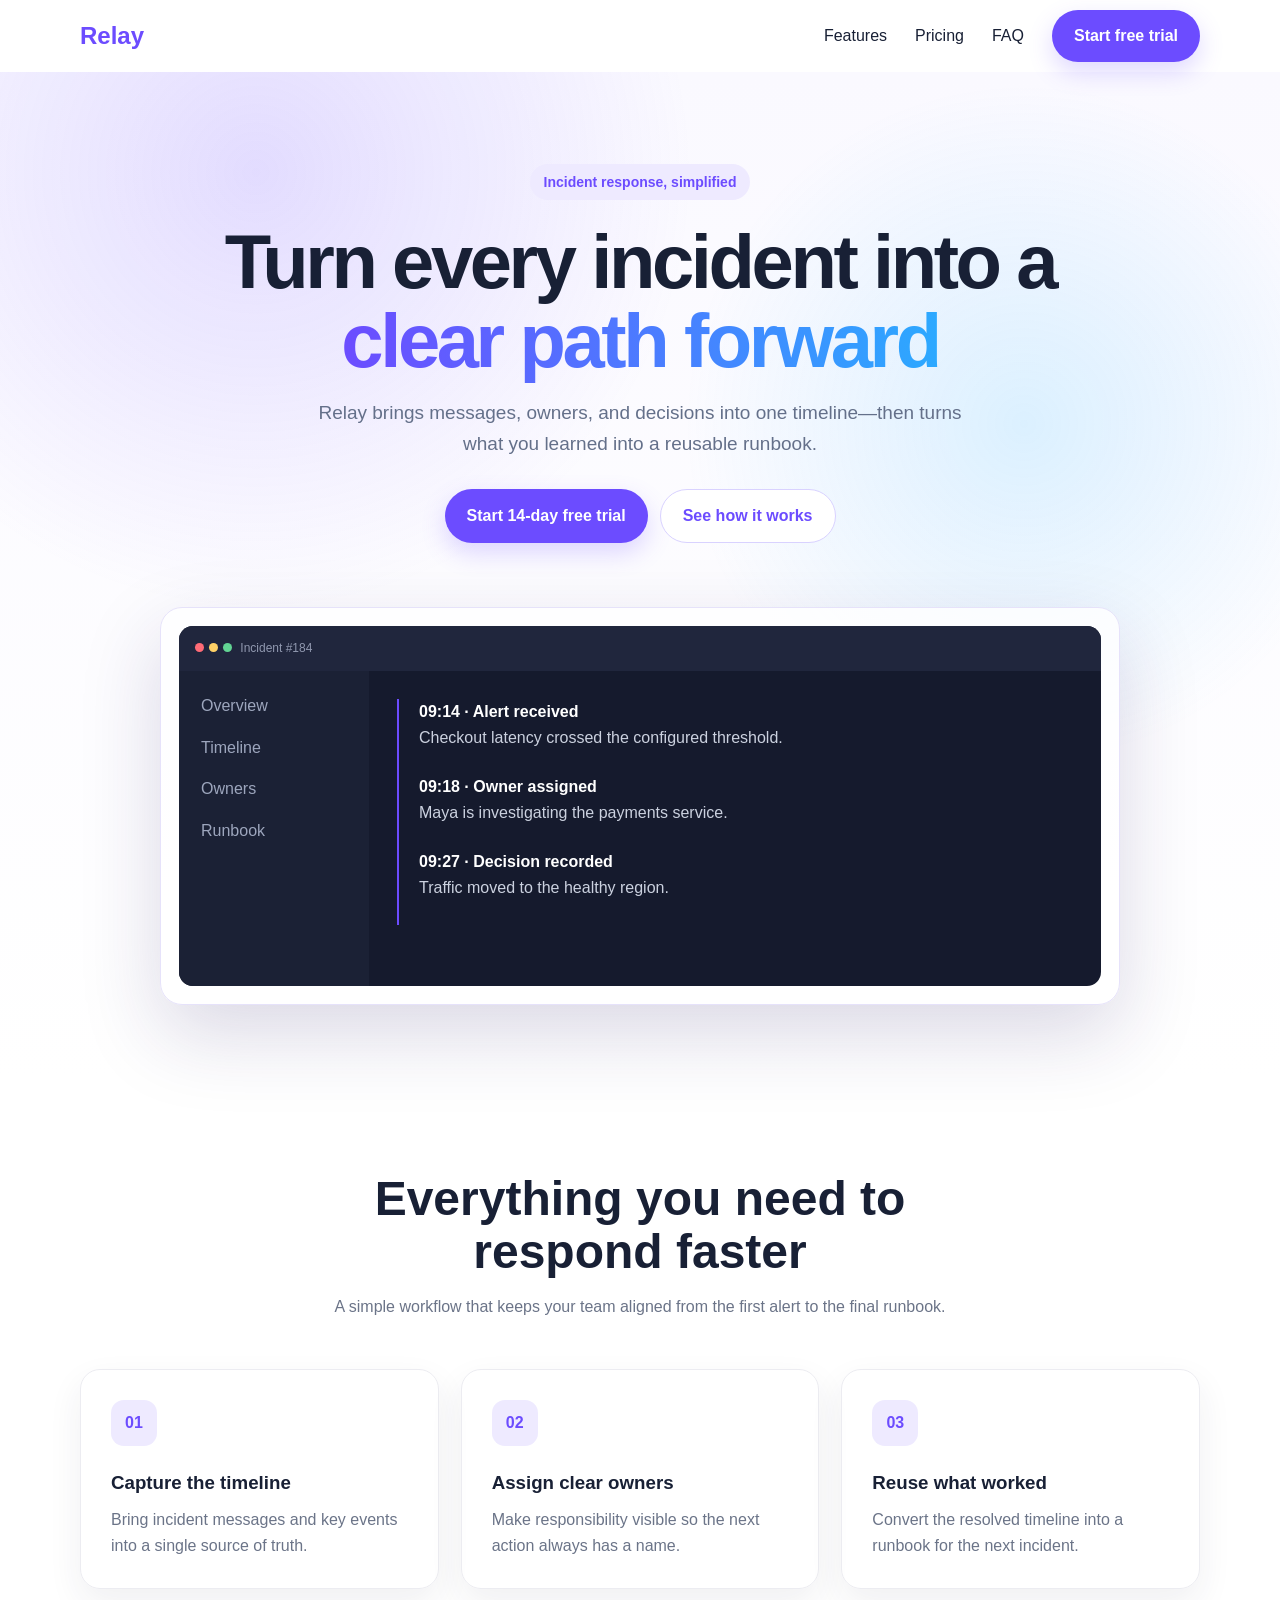
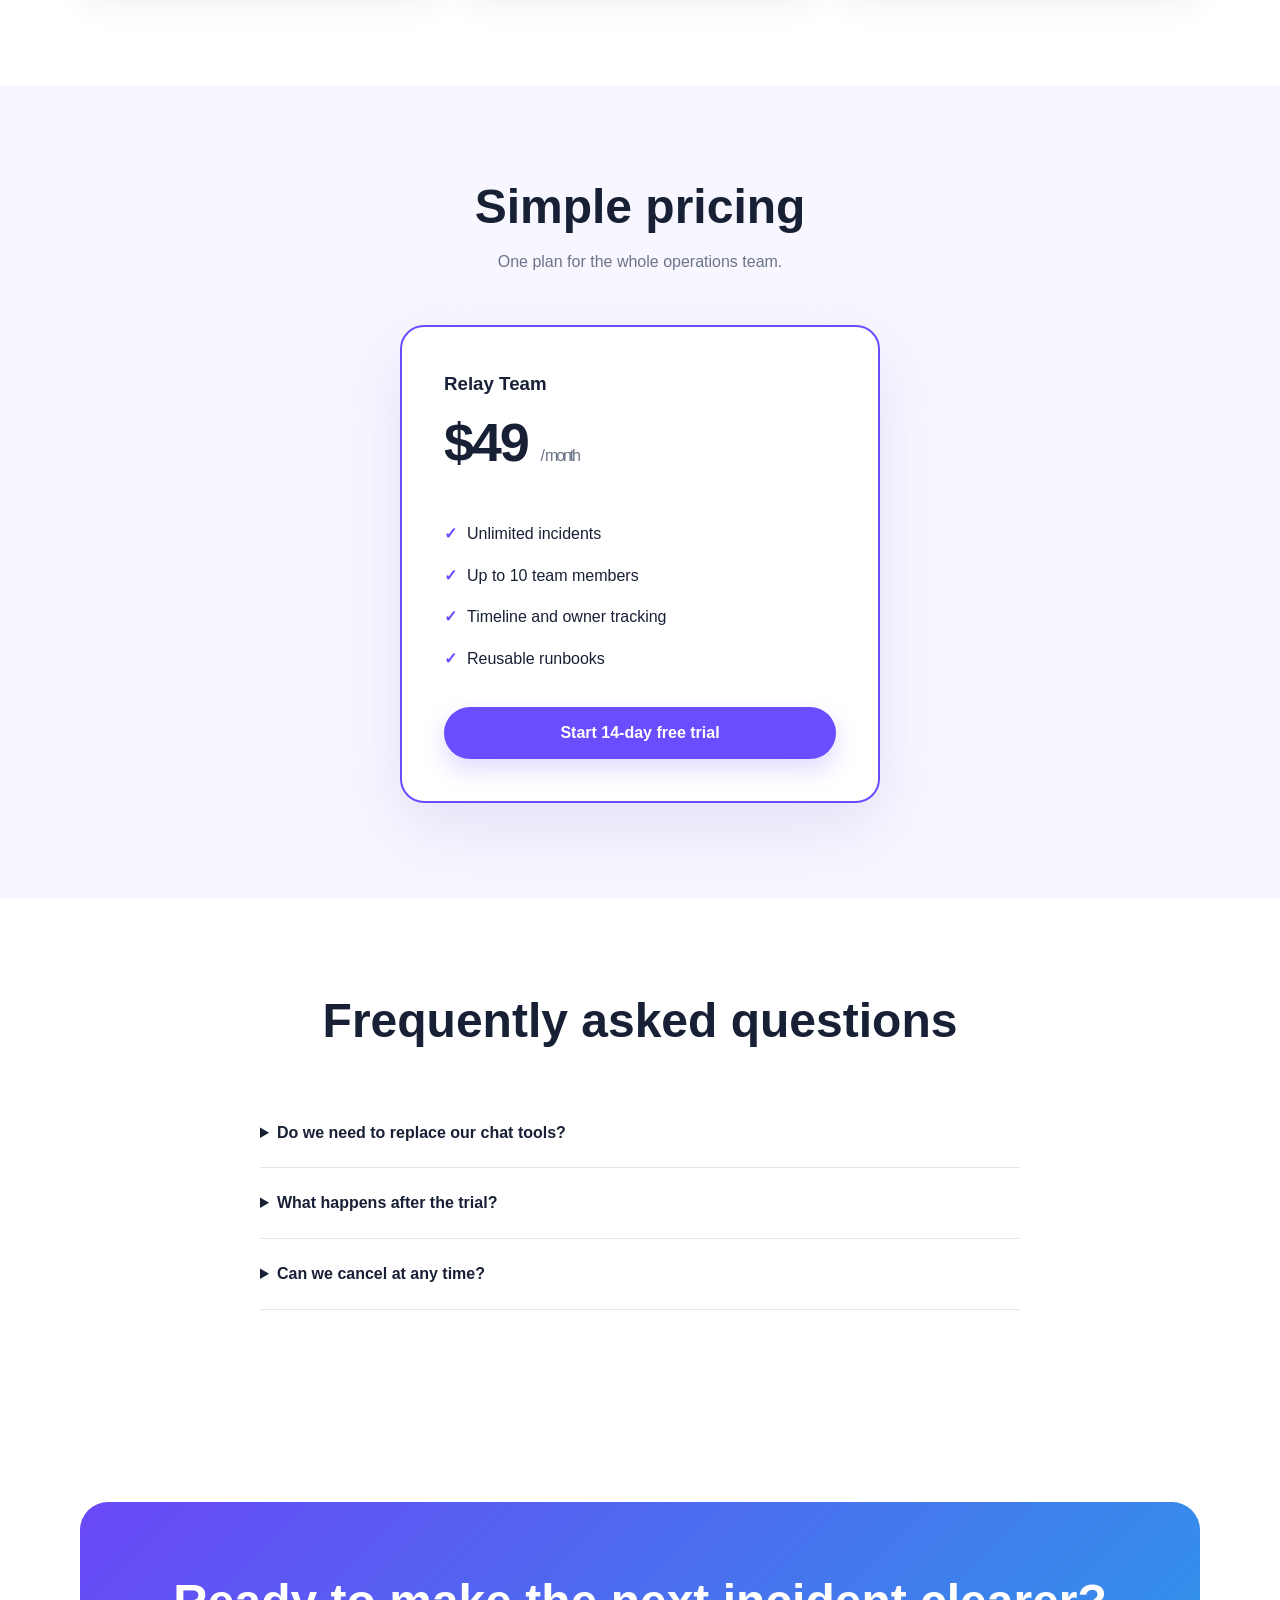
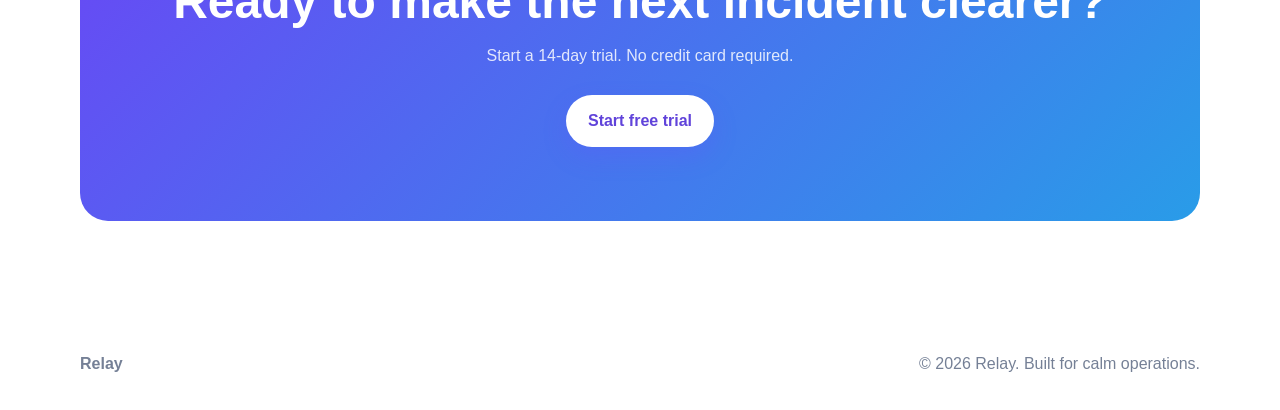
<file: benchmark/saas-single-html/without-skill.html>
<!doctype html>
<html lang="en">
<head>
  <meta charset="utf-8">
  <meta name="viewport" content="width=device-width, initial-scale=1">
  <title>Relay — Incident Management Made Simple</title>
  <meta name="description" content="Relay helps operations teams manage incidents, assign owners, and build reusable runbooks. Start your free trial today.">
  <style>
    * { box-sizing: border-box; margin: 0; padding: 0; }
    html { scroll-behavior: smooth; }
    body {
      font-family: Arial, Helvetica, sans-serif;
      color: #182035;
      background: #fff;
      line-height: 1.6;
    }
    a { color: inherit; text-decoration: none; }
    .container { width: min(1120px, calc(100% - 40px)); margin: auto; }
    nav {
      height: 72px; display: flex; align-items: center; justify-content: space-between;
    }
    .logo { font-size: 24px; font-weight: 800; color: #6c4cff; }
    .nav-links { display: flex; align-items: center; gap: 28px; }
    .button {
      display: inline-flex; align-items: center; justify-content: center;
      padding: 13px 22px; border-radius: 999px; background: #6c4cff;
      color: #fff; font-weight: 700; border: 0; cursor: pointer;
      box-shadow: 0 10px 25px rgba(108,76,255,.22);
    }
    .button.secondary { background: #fff; color: #6c4cff; border: 1px solid #d9d2ff; box-shadow: none; }
    .hero {
      text-align: center; padding: 92px 0 72px;
      background:
        radial-gradient(circle at 20% 10%, rgba(122,92,255,.19), transparent 32%),
        radial-gradient(circle at 80% 35%, rgba(51,181,255,.16), transparent 28%),
        linear-gradient(180deg, #faf9ff, #fff);
    }
    .badge {
      display: inline-block; color: #6c4cff; background: #eeeaff;
      padding: 7px 14px; border-radius: 999px; font-size: 14px; font-weight: 700;
    }
    h1 {
      max-width: 850px; margin: 22px auto 18px; font-size: clamp(44px, 7vw, 76px);
      line-height: 1.04; letter-spacing: -.045em;
    }
    .gradient { background: linear-gradient(90deg, #6c4cff, #2ca9ff); color: transparent; background-clip: text; }
    .hero p { max-width: 660px; margin: 0 auto 30px; color: #64708a; font-size: 19px; }
    .hero-actions { display: flex; gap: 12px; justify-content: center; }
    .mockup {
      width: min(960px, calc(100% - 40px)); margin: 64px auto 0; text-align: left;
      border-radius: 22px; padding: 18px; background: rgba(255,255,255,.78);
      border: 1px solid #e6e2fa; box-shadow: 0 30px 80px rgba(43,31,101,.17);
    }
    .window { border-radius: 14px; overflow: hidden; background: #151a2d; color: #fff; min-height: 360px; }
    .window-bar { padding: 13px 16px; background: #20263d; color: #9098af; font-size: 12px; }
    .dot { display: inline-block; width: 9px; height: 9px; border-radius: 50%; margin-right: 5px; background: #ff6b76; }
    .dot:nth-child(2) { background: #ffd166; } .dot:nth-child(3) { background: #62d493; }
    .dashboard { display: grid; grid-template-columns: 190px 1fr; min-height: 315px; }
    .sidebar { padding: 22px; background: #1b2135; color: #9da6bd; }
    .sidebar div { margin-bottom: 16px; }
    .activity { padding: 28px; }
    .event { border-left: 2px solid #6c4cff; padding: 0 0 24px 20px; color: #cbd1df; }
    .event strong { display: block; color: #fff; }
    section { padding: 96px 0; }
    .section-head { text-align: center; max-width: 670px; margin: 0 auto 50px; }
    h2 { font-size: clamp(34px, 5vw, 48px); line-height: 1.1; margin-bottom: 15px; }
    .section-head p, .card p { color: #6b7488; }
    .cards { display: grid; grid-template-columns: repeat(3, 1fr); gap: 22px; }
    .card { padding: 30px; border: 1px solid #ececf1; border-radius: 20px; box-shadow: 0 14px 35px rgba(40,45,70,.07); }
    .icon { width: 46px; height: 46px; border-radius: 13px; background: #eeeaff; color: #6c4cff; display: grid; place-items: center; margin-bottom: 22px; font-weight: 800; }
    .card h3 { margin-bottom: 9px; }
    .pricing { background: #f8f7ff; }
    .price-card { max-width: 480px; margin: auto; padding: 42px; background: #fff; border: 2px solid #6c4cff; border-radius: 24px; box-shadow: 0 25px 70px rgba(83,60,180,.12); }
    .price { font-size: 54px; font-weight: 800; letter-spacing: -.04em; }
    .price span { font-size: 16px; font-weight: 400; color: #6b7488; }
    .features { list-style: none; margin: 28px 0; }
    .features li { padding: 8px 0; }
    .features li::before { content: "✓"; color: #6c4cff; font-weight: 900; margin-right: 10px; }
    .price-card .button { width: 100%; }
    .faq { max-width: 760px; margin: auto; }
    details { padding: 22px 0; border-bottom: 1px solid #e4e5ea; }
    summary { font-weight: 700; cursor: pointer; }
    details p { padding-top: 12px; color: #6b7488; }
    .cta {
      text-align: center; padding: 74px 30px; border-radius: 28px;
      color: #fff; background: linear-gradient(135deg, #6947f5, #299ce8);
    }
    .cta p { margin: 14px auto 26px; opacity: .84; }
    .cta .button { background: #fff; color: #6043da; }
    footer { padding: 34px 0; color: #758096; }
    .footer-row { display: flex; justify-content: space-between; }
    @media (max-width: 720px) {
      .nav-links a:not(.button) { display: none; }
      .hero { padding-top: 58px; }
      .hero-actions { flex-direction: column; align-items: stretch; padding: 0 20px; }
      .dashboard { grid-template-columns: 1fr; }
      .sidebar { display: none; }
      .cards { grid-template-columns: 1fr; }
      .footer-row { flex-direction: column; gap: 10px; }
    }
  </style>
</head>
<body>
  <header class="container">
    <nav aria-label="Main navigation">
      <a class="logo" href="#">Relay</a>
      <div class="nav-links">
        <a href="#features">Features</a>
        <a href="#pricing">Pricing</a>
        <a href="#faq">FAQ</a>
        <a class="button" href="#pricing">Start free trial</a>
      </div>
    </nav>
  </header>
  <main>
    <section class="hero">
      <span class="badge">Incident response, simplified</span>
      <h1>Turn every incident into a <span class="gradient">clear path forward</span></h1>
      <p>Relay brings messages, owners, and decisions into one timeline—then turns what you learned into a reusable runbook.</p>
      <div class="hero-actions">
        <a class="button" href="#pricing">Start 14-day free trial</a>
        <a class="button secondary" href="#features">See how it works</a>
      </div>
      <div class="mockup" aria-label="Relay incident timeline preview">
        <div class="window">
          <div class="window-bar"><span class="dot"></span><span class="dot"></span><span class="dot"></span> Incident #184</div>
          <div class="dashboard">
            <aside class="sidebar">
              <div>Overview</div><div>Timeline</div><div>Owners</div><div>Runbook</div>
            </aside>
            <div class="activity">
              <div class="event"><strong>09:14 · Alert received</strong>Checkout latency crossed the configured threshold.</div>
              <div class="event"><strong>09:18 · Owner assigned</strong>Maya is investigating the payments service.</div>
              <div class="event"><strong>09:27 · Decision recorded</strong>Traffic moved to the healthy region.</div>
            </div>
          </div>
        </div>
      </div>
    </section>
    <section id="features">
      <div class="container">
        <div class="section-head"><h2>Everything you need to respond faster</h2><p>A simple workflow that keeps your team aligned from the first alert to the final runbook.</p></div>
        <div class="cards">
          <article class="card"><div class="icon">01</div><h3>Capture the timeline</h3><p>Bring incident messages and key events into a single source of truth.</p></article>
          <article class="card"><div class="icon">02</div><h3>Assign clear owners</h3><p>Make responsibility visible so the next action always has a name.</p></article>
          <article class="card"><div class="icon">03</div><h3>Reuse what worked</h3><p>Convert the resolved timeline into a runbook for the next incident.</p></article>
        </div>
      </div>
    </section>
    <section class="pricing" id="pricing">
      <div class="container">
        <div class="section-head"><h2>Simple pricing</h2><p>One plan for the whole operations team.</p></div>
        <div class="price-card">
          <h3>Relay Team</h3>
          <div class="price">$49 <span>/ month</span></div>
          <ul class="features"><li>Unlimited incidents</li><li>Up to 10 team members</li><li>Timeline and owner tracking</li><li>Reusable runbooks</li></ul>
          <a class="button" href="mailto:hello@relay.example?subject=Start%20Relay%20trial">Start 14-day free trial</a>
        </div>
      </div>
    </section>
    <section id="faq">
      <div class="container faq">
        <div class="section-head"><h2>Frequently asked questions</h2></div>
        <details><summary>Do we need to replace our chat tools?</summary><p>No. Relay organizes the decisions and events that matter while your team keeps using its existing communication channels.</p></details>
        <details><summary>What happens after the trial?</summary><p>You can continue on the $49 monthly plan or export your incident records before the trial ends.</p></details>
        <details><summary>Can we cancel at any time?</summary><p>Yes. The plan is billed monthly with no annual commitment.</p></details>
      </div>
    </section>
    <section class="container">
      <div class="cta"><h2>Ready to make the next incident clearer?</h2><p>Start a 14-day trial. No credit card required.</p><a class="button" href="#pricing">Start free trial</a></div>
    </section>
  </main>
  <footer><div class="container footer-row"><strong>Relay</strong><span>© 2026 Relay. Built for calm operations.</span></div></footer>
</body>
</html>
</file>
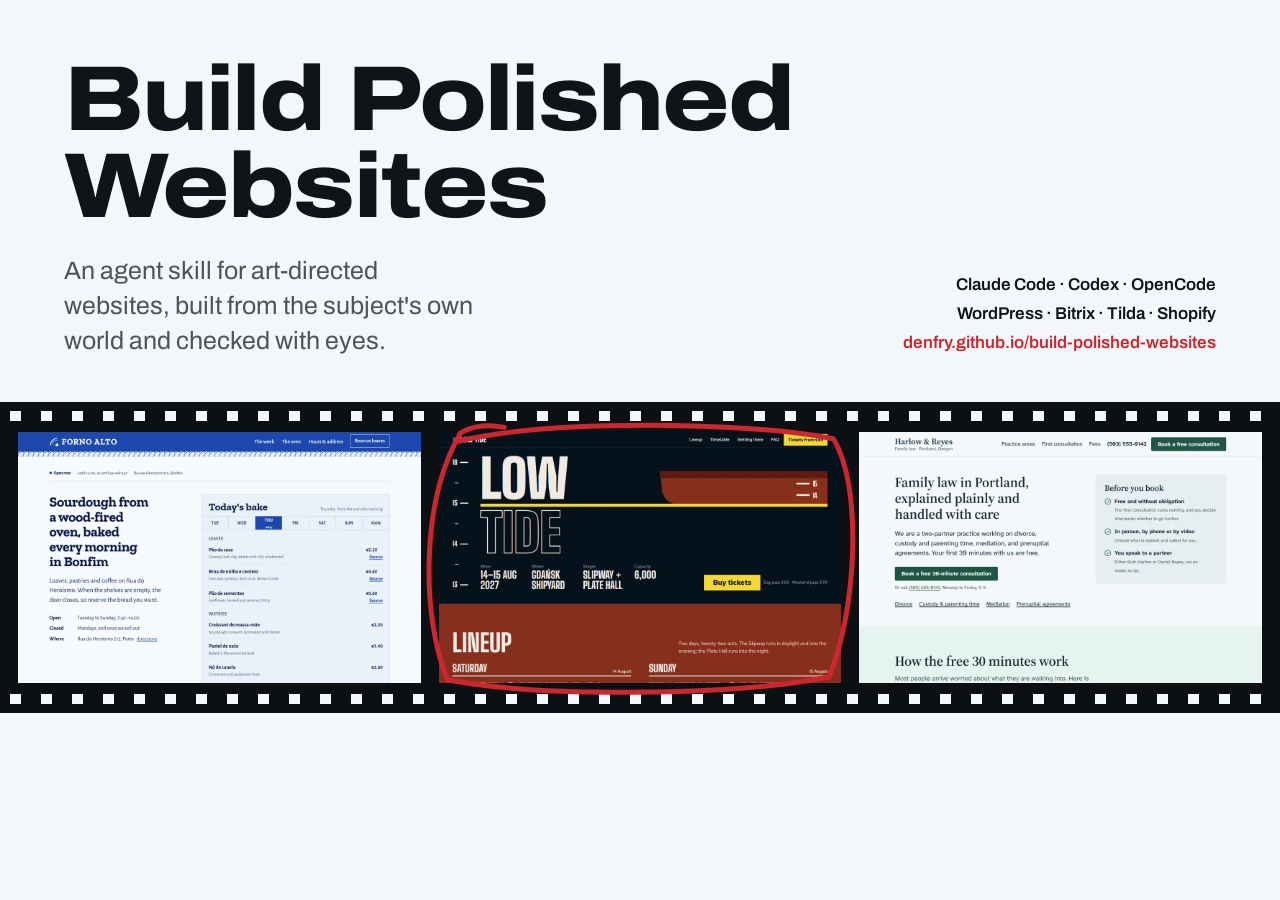
<file: .github/assets/src/banner.html>
<!doctype html><html lang="en"><head><meta charset="utf-8">
<link href="https://fonts.googleapis.com/css2?family=Archivo:wdth,wght@62..125,400..800&display=block" rel="stylesheet">
<link rel="stylesheet" href="common.css"><style>
body{width:1280px;height:640px;display:grid;grid-template-rows:auto 1fr;padding:56px 64px 0}
.top{display:grid;grid-template-columns:1fr auto;align-items:end;gap:40px}
h1{margin:0;font-size:92px;line-height:.95;font-weight:800;font-stretch:118%;letter-spacing:-.02em}
p{margin:22px 0 0;font-size:25px;line-height:1.4;max-width:30ch;color:var(--muted)}
.meta{font-size:17px;font-weight:600;text-align:right;line-height:1.7;color:var(--ink)}
.meta span{color:var(--marker)}
.strip{margin:44px -64px 0;align-self:end}
</style></head><body>
<div class="top"><div><h1>Build Polished<br>Websites</h1><p>An agent skill for art-directed websites, built from the subject's own world and checked with eyes.</p></div>
<div class="meta">Claude Code · Codex · OpenCode<br>WordPress · Bitrix · Tilda · Shopify<br><span>denfry.github.io/build-polished-websites</span></div></div>
<div class="strip">
<div class="frame"><img src="../../../showcase/img/bakery-current-desktop.webp"></div>
<div class="frame"><img src="../../../showcase/img/festival-current-desktop.webp"><svg class="marker" viewBox="0 0 100 100" preserveAspectRatio="none"><path d="M8 9 C 30 1, 74 2, 94 8 C 101 26, 99 70, 93 92 C 70 99, 26 99, 6 93 C 0 70, 0 30, 9 6 C 12 3, 16 3, 19 4"/></svg></div>
<div class="frame"><img src="../../../showcase/img/law-current-desktop.webp"></div>
</div></body></html>
</file>
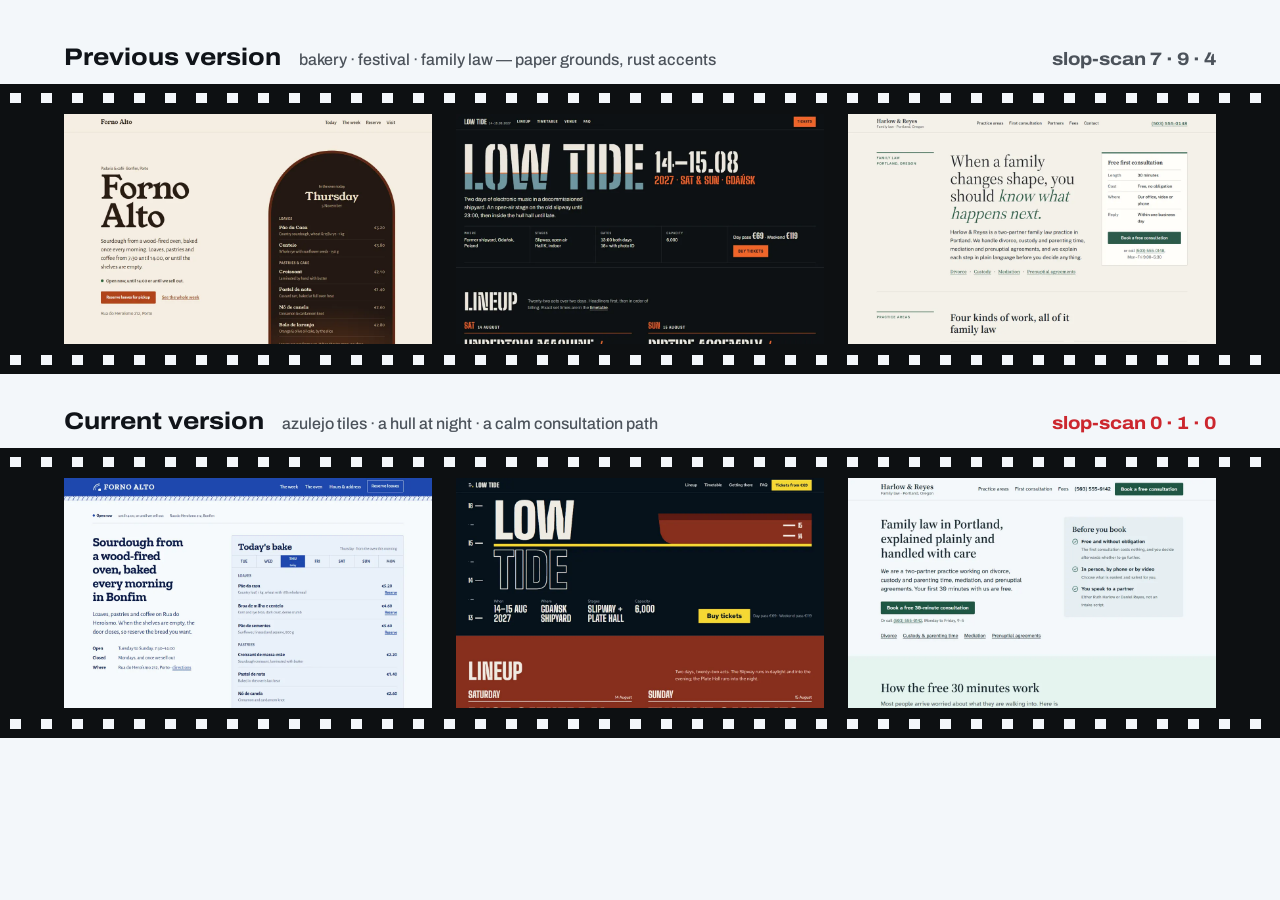
<file: .github/assets/src/compare.html>
<!doctype html><html lang="en"><head><meta charset="utf-8">
<link href="https://fonts.googleapis.com/css2?family=Archivo:wdth,wght@62..125,400..800&display=block" rel="stylesheet">
<link rel="stylesheet" href="common.css"><style>
body{width:1280px;height:752px;padding:44px 0 0}
.row{margin-bottom:34px}.row h2{margin:0 64px 14px;font-size:24px;font-weight:750;font-stretch:112%;display:flex;gap:18px;align-items:baseline}
.row h2 small{font-size:16px;font-weight:500;font-stretch:100%;color:var(--muted)}.row h2 em{font-style:normal;color:var(--marker);margin-left:auto;font-size:18px}
.strip{padding-inline:64px;gap:24px}
</style></head><body>
<div class="row"><h2>Previous version <small>bakery · festival · family law — paper grounds, rust accents</small><em style="color:var(--muted)">slop-scan 7 · 9 · 4</em></h2>
<div class="strip"><div class="frame"><img src="../../../showcase/img/bakery-previous-desktop.webp"></div><div class="frame"><img src="../../../showcase/img/festival-previous-desktop.webp"></div><div class="frame"><img src="../../../showcase/img/law-previous-desktop.webp"></div></div></div>
<div class="row"><h2>Current version <small>azulejo tiles · a hull at night · a calm consultation path</small><em>slop-scan 0 · 1 · 0</em></h2>
<div class="strip"><div class="frame"><img src="../../../showcase/img/bakery-current-desktop.webp"></div><div class="frame"><img src="../../../showcase/img/festival-current-desktop.webp"></div><div class="frame"><img src="../../../showcase/img/law-current-desktop.webp"></div></div></div>
</body></html>
</file>
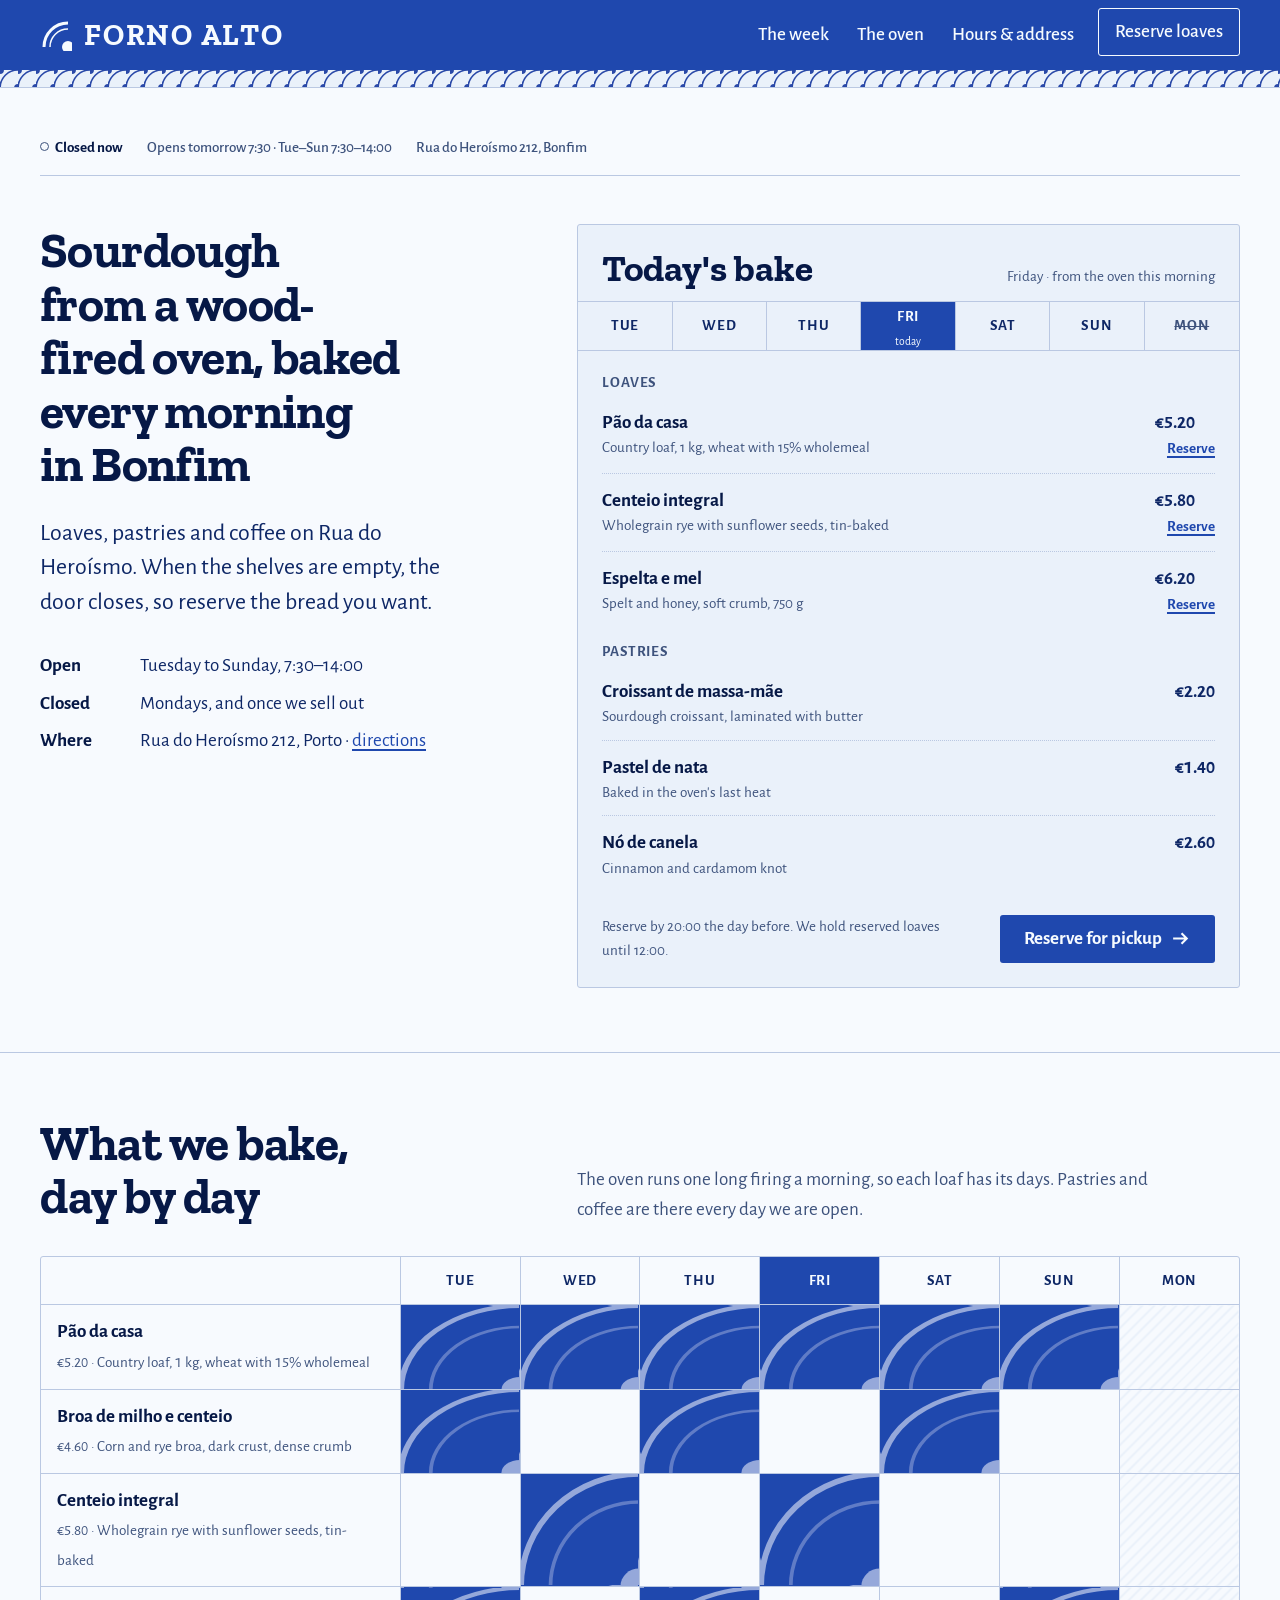
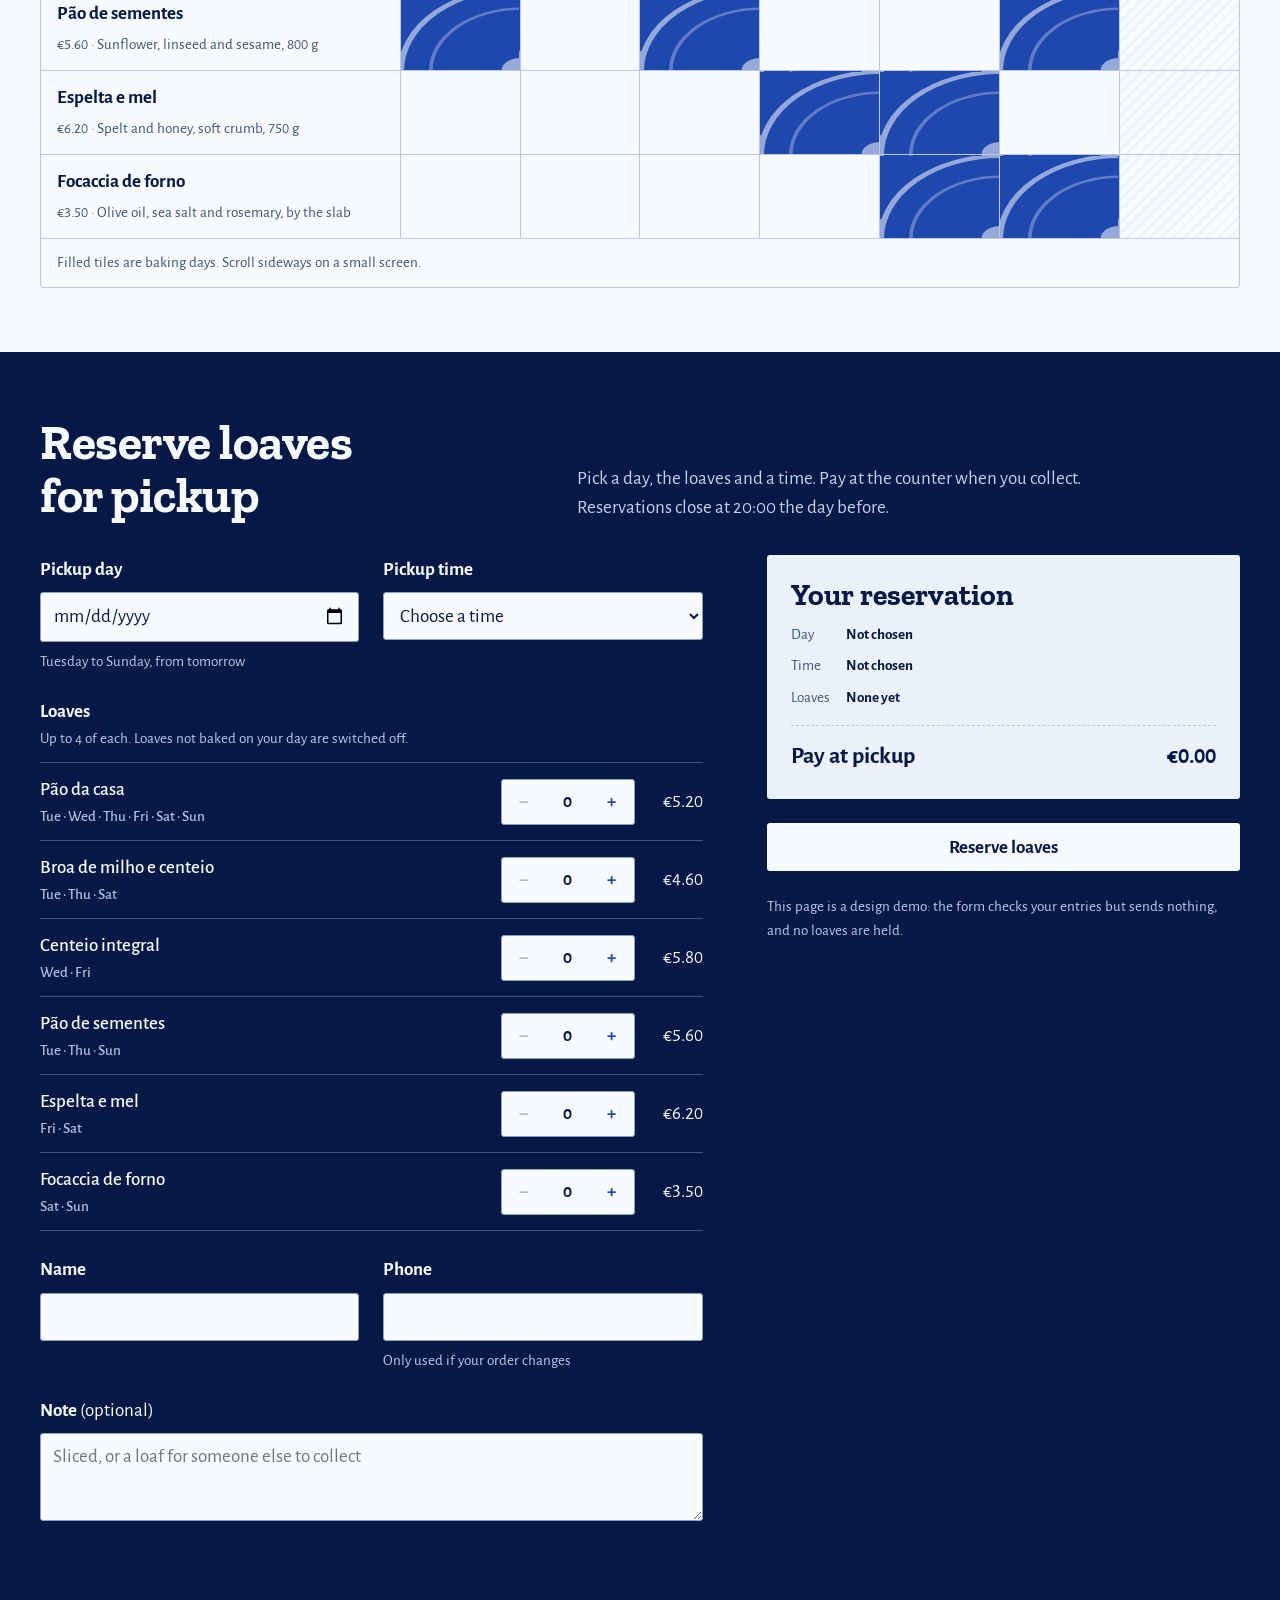
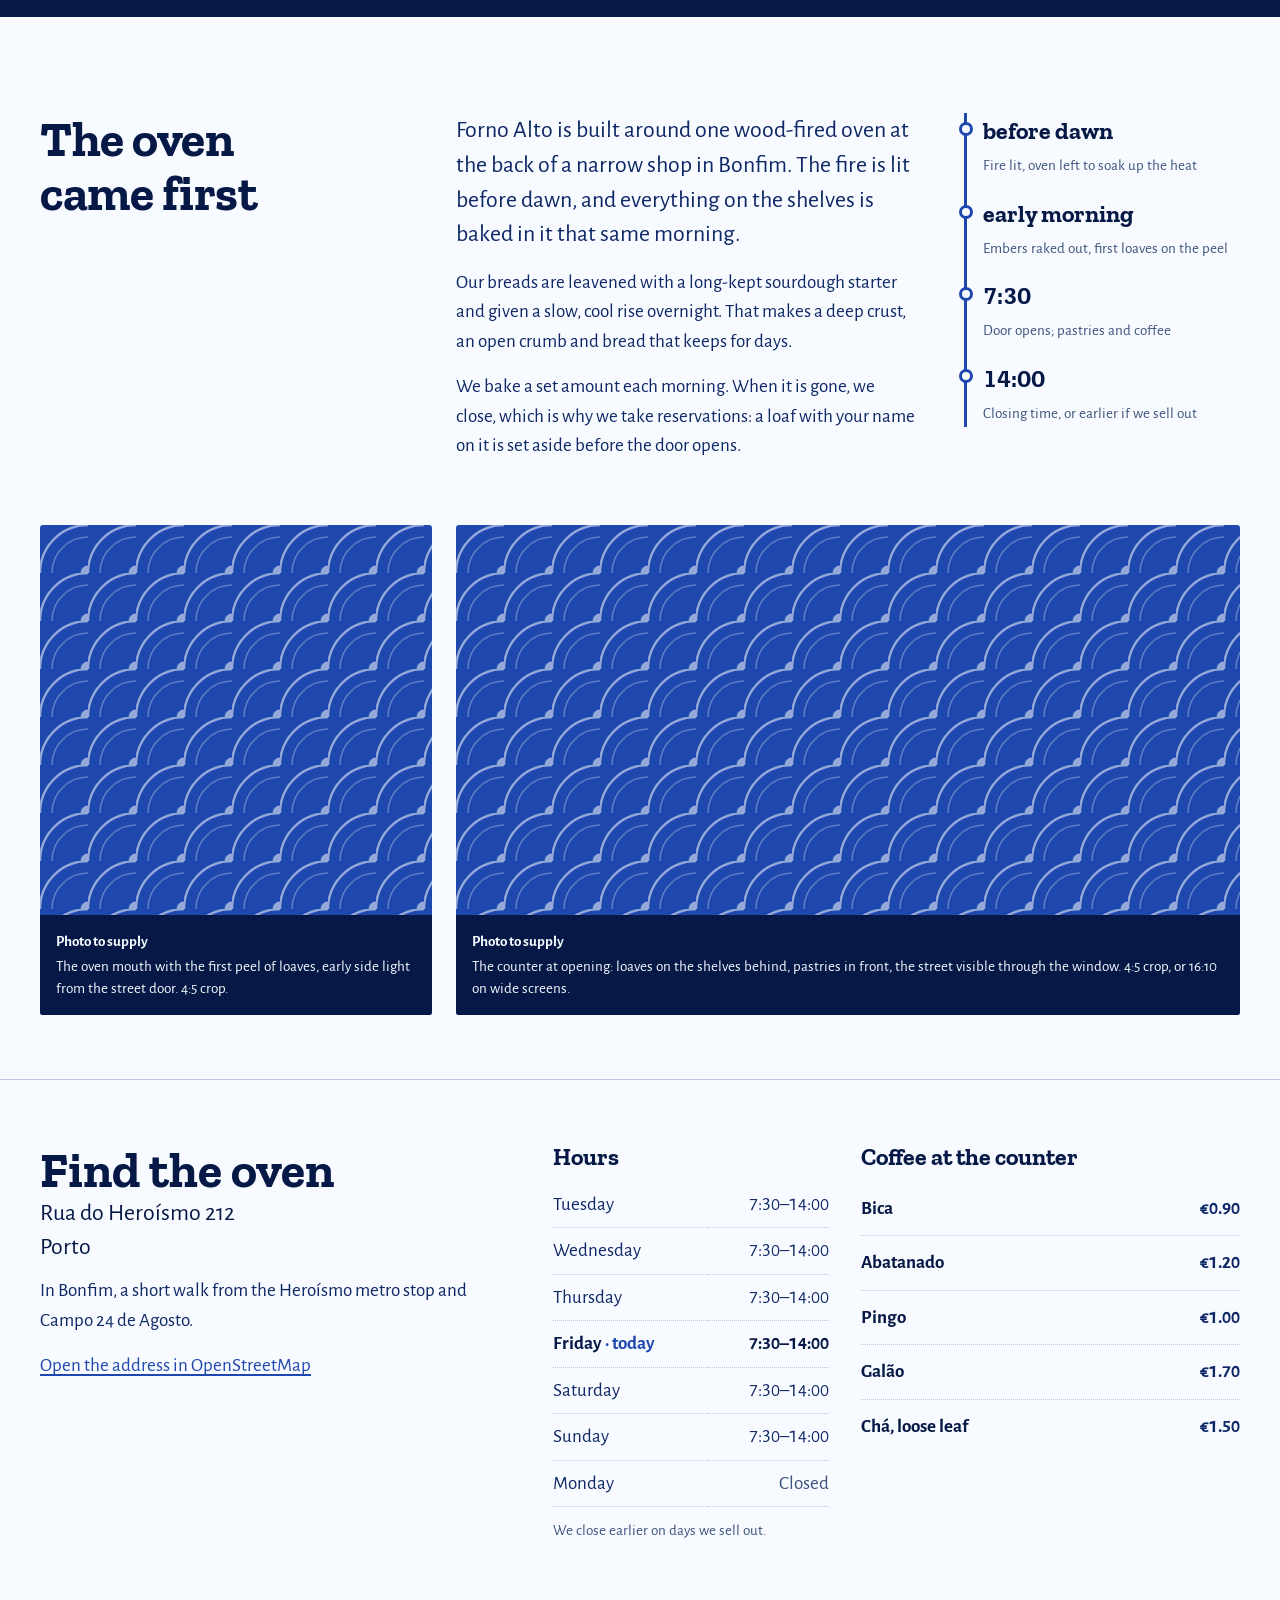
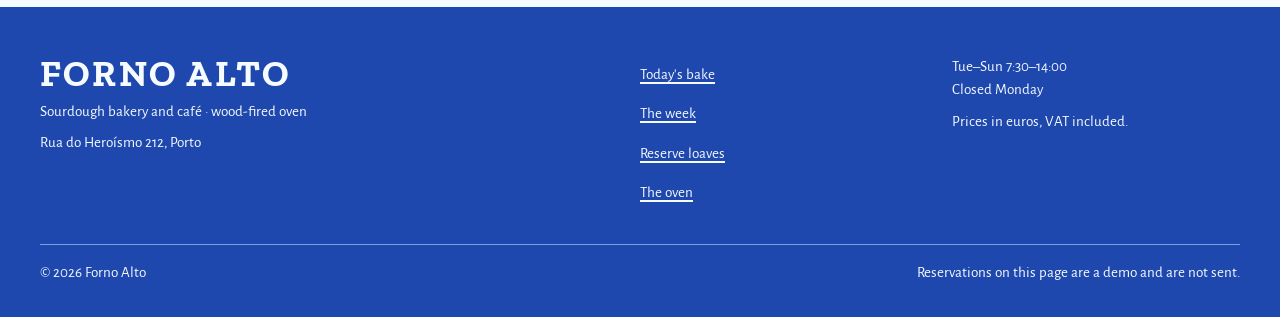
<file: showcase/briefs/bakery/current.html>
<!doctype html>
<html lang="en">
<head>
<meta charset="utf-8">
<meta name="viewport" content="width=device-width, initial-scale=1">
<title>Forno Alto · Wood-fired sourdough in Bonfim, Porto</title>
<meta name="description" content="Forno Alto bakes sourdough in a wood-fired oven every morning on Rua do Heroísmo, Porto. See today's bake, reserve loaves for pickup. Tue–Sun 7:30–14:00.">
<meta name="robots" content="index,follow,max-image-preview:large">
<meta name="theme-color" content="#1f3a8a">
<meta property="og:title" content="Forno Alto · sourdough from a wood-fired oven, Bonfim">
<meta property="og:description" content="Today's bake, the weekly bread rhythm, and loaves reserved for pickup. Rua do Heroísmo 212, Porto.">
<meta property="og:type" content="website">
<link rel="icon" href="data:image/svg+xml,%3Csvg xmlns='http://www.w3.org/2000/svg' viewBox='0 0 32 32'%3E%3Crect width='32' height='32' fill='%231f3a8a'/%3E%3Cpath d='M4 28A24 24 0 0 1 28 4' stroke='%23fff' stroke-width='3' fill='none'/%3E%3Ccircle cx='28' cy='28' r='6' fill='%23fff'/%3E%3C/svg%3E">
<link rel="preconnect" href="https://fonts.googleapis.com">
<link rel="preconnect" href="https://fonts.gstatic.com" crossorigin>
<link href="https://fonts.googleapis.com/css2?family=Alegreya+Sans:ital,wght@0,400;0,500;0,700;1,400&family=Zilla+Slab:wght@600;700&display=swap" rel="stylesheet">
<script type="application/ld+json">
{"@context":"https://schema.org","@type":"Bakery","name":"Forno Alto","address":{"@type":"PostalAddress","streetAddress":"Rua do Heroísmo 212","addressLocality":"Porto","addressCountry":"PT"},"openingHoursSpecification":[{"@type":"OpeningHoursSpecification","dayOfWeek":["Tuesday","Wednesday","Thursday","Friday","Saturday","Sunday"],"opens":"07:30","closes":"14:00"}],"servesCuisine":"Bakery"}
</script>
<style>
:root {
  /* type */
  --font-display: "Zilla Slab", "Rockwell", Georgia, serif;
  --font-text: "Alegreya Sans", "Gill Sans", "Segoe UI", system-ui, sans-serif;
  /* colour: one cobalt ink on tin-glaze white, as on an azulejo panel */
  --hue: 264;
  --ground: oklch(98.4% 0.006 250);       /* flour-dusted white */
  --glaze: oklch(95.6% 0.014 255);        /* tin glaze, slightly blue */
  --line: oklch(83% 0.04 var(--hue));
  --ink: oklch(30% 0.115 var(--hue));     /* cobalt ink, all text */
  --ink-deep: oklch(23% 0.09 var(--hue));
  --muted: oklch(44% 0.075 var(--hue));
  --cobalt: oklch(44% 0.17 var(--hue));   /* glaze cobalt: tiles, actions */
  --cobalt-hover: color-mix(in oklch, var(--cobalt), var(--ink-deep) 35%);
  --on-cobalt: oklch(98.5% 0.008 250);
  --error: oklch(48% 0.17 25);
  --focus: oklch(62% 0.17 230);
  /* space */
  --space-1: 0.25rem; --space-2: 0.5rem; --space-3: 0.75rem; --space-4: 1rem;
  --space-5: 1.5rem; --space-6: 2rem; --space-7: 3rem; --space-8: 4rem;
  --space-9: 6rem; --space-10: 8rem;
  /* type scale 1.25 */
  --step--1: clamp(0.88rem, 0.85rem + 0.12vw, 0.95rem);
  --step-0: clamp(1.06rem, 1rem + 0.25vw, 1.19rem);
  --step-1: clamp(1.27rem, 1.18rem + 0.42vw, 1.49rem);
  --step-2: clamp(1.52rem, 1.38rem + 0.68vw, 1.86rem);
  --step-3: clamp(1.83rem, 1.6rem + 1.1vw, 2.33rem);
  --step-4: clamp(2.2rem, 1.8rem + 1.9vw, 3.1rem);
  --step-5: clamp(2.6rem, 1.9rem + 3.3vw, 4.4rem);
  /* shape: tiles and controls square-ish; one radius */
  --radius: 3px;
  --control-h: 3rem;
  /* motion */
  --ease-out: cubic-bezier(0.2, 0.8, 0.2, 1);
  --dur-1: 140ms; --dur-2: 260ms;
}
*, *::before, *::after { box-sizing: border-box; }
html { -webkit-text-size-adjust: 100%; text-size-adjust: 100%; }
@media (prefers-reduced-motion: no-preference) { html { scroll-behavior: smooth; } }
body {
  margin: 0; background: var(--ground); color: var(--ink);
  font-family: var(--font-text); font-size: var(--step-0); line-height: 1.55;
  font-kerning: normal; font-synthesis: none;
}
::selection { background: var(--cobalt); color: var(--on-cobalt); }
h1, h2, h3 { font-family: var(--font-display); font-weight: 700; line-height: 1.08; margin: 0; text-wrap: balance; color: var(--ink-deep); }
p, li { text-wrap: pretty; }
p { margin: 0 0 var(--space-4); }
a { color: var(--cobalt); text-underline-offset: 0.18em; text-decoration-thickness: 1.5px; }
a:hover { color: var(--ink-deep); text-decoration-thickness: 2.5px; }
:focus-visible { outline: 3px solid var(--focus); outline-offset: 3px; border-radius: 2px; }
.price, time, table, .num { font-variant-numeric: tabular-nums lining-nums; }
.wrap { width: min(100% - 2 * clamp(1rem, 4vw, 2.5rem), 76rem); margin-inline: auto; }
.visually-hidden { position: absolute !important; width: 1px; height: 1px; overflow: hidden; clip: rect(0 0 0 0); white-space: nowrap; }
.skip { position: absolute; left: var(--space-4); top: -4rem; background: var(--cobalt); color: var(--on-cobalt); padding: var(--space-2) var(--space-4); z-index: 10; }
.skip:focus { top: var(--space-4); }
[id] { scroll-margin-top: var(--space-5); }

/* ---------- fascia (shop sign) ---------- */
.fascia { background: var(--cobalt); color: var(--on-cobalt); }
.fascia-inner { display: flex; align-items: center; justify-content: space-between; gap: var(--space-4); min-height: 4.25rem; padding-block: var(--space-2); }
.mark { display: flex; align-items: center; gap: var(--space-3); color: inherit; text-decoration: none; }
.mark svg { width: 2rem; height: 2rem; flex: none; }
.mark span { font-family: var(--font-display); font-size: var(--step-2); font-weight: 700; letter-spacing: 0.06em; text-transform: uppercase; }
.fascia nav ul { list-style: none; display: flex; gap: var(--space-1); margin: 0; padding: 0; }
.fascia nav a { color: var(--on-cobalt); text-decoration: none; padding: var(--space-3) var(--space-3); display: block; font-weight: 500; }
.fascia nav a:hover { text-decoration: underline; color: var(--on-cobalt); }
.fascia nav .nav-reserve { border: 1.5px solid var(--on-cobalt); border-radius: var(--radius); padding: var(--space-2) var(--space-4); min-height: 2.75rem; display: flex; align-items: center; margin-left: var(--space-2); white-space: nowrap; }
.mark span { white-space: nowrap; }
@media (max-width: 420px) { .mark span { font-size: var(--step-1); } .mark svg { width: 1.6rem; height: 1.6rem; } }
.fascia nav .nav-reserve:hover { background: var(--on-cobalt); color: var(--cobalt); text-decoration: none; }
.fascia :focus-visible { outline-color: var(--on-cobalt); }
.tile-band { height: 18px; background-color: var(--glaze); background-image: var(--tile-svg); background-size: 18px 18px; border-bottom: 1px solid var(--line); }
@media (max-width: 760px) {
  .fascia nav li:not(:last-child) { display: none; }
}

/* ---------- opening: status + today's board ---------- */
.opening { padding-block: var(--space-6) var(--space-8); display: grid; gap: var(--space-6); }
.status { display: flex; flex-wrap: wrap; gap: var(--space-2) var(--space-5); font-size: var(--step--1); font-weight: 500; color: var(--muted); padding-bottom: var(--space-4); border-bottom: 1px solid var(--line); }
.status strong { color: var(--ink-deep); font-weight: 700; }
.status .dot { display: inline-block; width: 0.6em; height: 0.6em; border-radius: 50%; background: var(--cobalt); margin-right: 0.4em; vertical-align: 0.05em; }
.status[data-open="false"] .dot { background: transparent; border: 1.5px solid var(--muted); }
.intro h1 { font-size: var(--step-5); letter-spacing: -0.012em; max-width: 15ch; }
@media (min-width: 900px) { .intro h1 { font-size: var(--step-4); max-width: 13ch; } }
@media (max-width: 899px) { .intro { display: contents; } .intro h1 { order: 1; font-size: var(--step-4); } .intro > p { order: 2; margin-top: 0; } .board { order: 3; } .intro .facts { order: 4; margin-top: 0; } .opening { gap: var(--space-5); } .status { order: 0; } }
.intro p { font-size: var(--step-1); max-width: 34ch; margin-top: var(--space-5); color: var(--ink); line-height: 1.45; }
.intro .facts { list-style: none; padding: 0; margin: var(--space-6) 0 0; display: grid; gap: var(--space-2); font-size: var(--step-0); }
.intro .facts li { display: grid; grid-template-columns: 5.5rem 1fr; gap: var(--space-3); }
.intro .facts b { font-weight: 700; color: var(--ink-deep); }
@media (min-width: 900px) {
  .opening { grid-template-columns: 5fr 7fr; align-items: start; column-gap: var(--space-8); padding-top: var(--space-7); }
  .status { grid-column: 1 / -1; }
}

/* board */
.board { background: var(--glaze); border: 1px solid var(--line); border-radius: var(--radius); }
.board-head { display: flex; justify-content: space-between; align-items: baseline; gap: var(--space-3); flex-wrap: wrap; padding: var(--space-5) var(--space-5) var(--space-3); }
.board-head h2 { font-size: var(--step-3); }
.board-head p { margin: 0; font-size: var(--step--1); color: var(--muted); }
.days { display: grid; grid-template-columns: repeat(7, 1fr); border-block: 1px solid var(--line); }
.days input { position: absolute; opacity: 0; pointer-events: none; }
.days label { display: grid; place-items: center; min-height: 3rem; font-weight: 700; font-size: var(--step--1); letter-spacing: 0.04em; cursor: pointer; border-right: 1px solid var(--line); color: var(--ink); text-transform: uppercase; position: relative; }
.days label:last-of-type { border-right: 0; }
.days label small { display: block; font-weight: 400; font-size: 0.72rem; text-transform: none; letter-spacing: 0; color: var(--muted); line-height: 1; margin-top: 2px; }
.days label:hover { background: var(--ground); }
.days input:checked + label { background: var(--cobalt); color: var(--on-cobalt); }
.days input:checked + label small { color: var(--on-cobalt); }
.days input:focus-visible + label { outline: 3px solid var(--focus); outline-offset: -3px; }
.days label.closed { color: var(--muted); text-decoration: line-through; text-decoration-thickness: 1px; cursor: default; }
.daylist { display: none; padding: var(--space-2) var(--space-5) var(--space-5); }
.days:has(#d-tue:checked) ~ .daylist[data-day="tue"],
.days:has(#d-wed:checked) ~ .daylist[data-day="wed"],
.days:has(#d-thu:checked) ~ .daylist[data-day="thu"],
.days:has(#d-fri:checked) ~ .daylist[data-day="fri"],
.days:has(#d-sat:checked) ~ .daylist[data-day="sat"],
.days:has(#d-sun:checked) ~ .daylist[data-day="sun"],
.days:has(#d-mon:checked) ~ .daylist[data-day="mon"] { display: block; }
.daylist h3 { font-size: var(--step-1); font-family: var(--font-text); font-weight: 700; margin: var(--space-4) 0 var(--space-1); color: var(--muted); letter-spacing: 0.04em; text-transform: uppercase; font-size: var(--step--1); }
.items { list-style: none; margin: 0; padding: 0; }
.items li { display: grid; grid-template-columns: 1fr auto; gap: 0 var(--space-4); padding: var(--space-3) 0; border-bottom: 1px dotted var(--line); align-items: baseline; }
.items li:last-child { border-bottom: 0; }
.items .name { font-weight: 700; color: var(--ink-deep); font-size: var(--step-0); }
.items .name i { font-weight: 400; color: var(--muted); }
.items .desc { grid-column: 1; font-size: var(--step--1); color: var(--muted); line-height: 1.4; }
.items .price { font-weight: 700; grid-row: 1; grid-column: 2; }
.items .act { grid-column: 2; grid-row: 2 / 4; align-self: center; text-align: right; font-size: var(--step--1); font-weight: 700; padding: var(--space-3) 0 var(--space-3) var(--space-3); margin-block: calc(var(--space-3) * -1); }
.closed-note { padding: var(--space-5) 0; font-size: var(--step-1); }
.closed-note strong { font-family: var(--font-display); font-size: var(--step-3); display: block; color: var(--ink-deep); margin-bottom: var(--space-2); }
.board-foot { padding: 0 var(--space-5) var(--space-5); display: flex; flex-wrap: wrap; gap: var(--space-3) var(--space-5); align-items: center; }
.board-foot p { margin: 0; font-size: var(--step--1); color: var(--muted); flex: 1 1 16rem; }

.btn { display: inline-flex; align-items: center; justify-content: center; gap: var(--space-2); min-height: var(--control-h); padding: 0 var(--space-5); border-radius: var(--radius); background: var(--cobalt); color: var(--on-cobalt); font: 700 var(--step-0)/1 var(--font-text); text-decoration: none; border: 0; cursor: pointer; transition: background-color var(--dur-1) var(--ease-out); }
.btn:hover { background: var(--cobalt-hover); color: var(--on-cobalt); text-decoration: none; }
.btn:active { transform: translateY(1px); }
.btn svg { width: 1.1em; height: 1.1em; transition: transform var(--dur-1) var(--ease-out); }
.btn:hover svg { transform: translateX(3px); }

/* ---------- the week as a tile panel ---------- */
.week { padding-block: var(--space-8); border-top: 1px solid var(--line); }
.section-head { display: grid; gap: var(--space-3); margin-bottom: var(--space-6); }
.section-head h2 { font-size: var(--step-4); letter-spacing: -0.01em; }
.section-head p { max-width: 58ch; margin: 0; color: var(--muted); }
@media (min-width: 900px) { .section-head { grid-template-columns: 5fr 7fr; column-gap: var(--space-8); align-items: end; } }
.panel-scroll { overflow-x: auto; border: 1px solid var(--line); border-radius: var(--radius); background: var(--ground); }
.panel-scroll:focus-visible { outline-offset: 2px; }
.panel { border-collapse: collapse; width: 100%; min-width: 46rem; }
.panel caption { text-align: left; padding: var(--space-3) var(--space-4); font-size: var(--step--1); color: var(--muted); caption-side: bottom; border-top: 1px solid var(--line); }
.panel th, .panel td { border: 1px solid var(--line); padding: 0; }
.panel tr > :first-child { border-left: 0; }
.panel tr > :last-child { border-right: 0; }
.panel thead th { border-top: 0; font-size: var(--step--1); letter-spacing: 0.04em; text-transform: uppercase; padding: var(--space-3) var(--space-2); text-align: center; color: var(--ink); font-weight: 700; }
.panel thead th.is-today { background: var(--cobalt); color: var(--on-cobalt); }
.panel tbody th { text-align: left; padding: var(--space-3) var(--space-4); font-weight: 400; width: 30%; }
.panel tbody th b { display: block; font-weight: 700; color: var(--ink-deep); }
.panel tbody th span { font-size: var(--step--1); color: var(--muted); }
.panel td { text-align: center; width: 10%; height: 4.2rem; position: relative; }
.panel td.on { background-color: var(--cobalt); background-image: var(--tile-svg-on); background-size: 100% 100%; }
.panel td.on span { position: absolute; inset: auto 0 4px; font-size: 0.7rem; color: var(--on-cobalt); }
.panel td.mon { background: repeating-linear-gradient(-45deg, transparent 0 6px, var(--glaze) 6px 8px); }
.panel tbody tr:last-child > * { border-bottom: 0; }

/* ---------- reserve ---------- */
.reserve { background: var(--ink-deep); color: var(--on-cobalt); padding-block: var(--space-8) var(--space-9); }
.reserve h2 { color: var(--on-cobalt); }
.reserve .section-head p { color: oklch(86% 0.04 var(--hue)); }
.reserve a { color: var(--on-cobalt); }
.form { display: grid; gap: var(--space-6); }
@media (min-width: 900px) { .form { grid-template-columns: 7fr 5fr; column-gap: var(--space-8); align-items: start; } }
.field { display: grid; gap: var(--space-2); align-content: start; }
.field label, .field legend, fieldset legend { font-weight: 700; font-size: var(--step-0); padding: 0; }
.hint { font-size: var(--step--1); color: oklch(84% 0.045 var(--hue)); margin: 0; }
input[type=text], input[type=tel], input[type=date], select, textarea {
  font: inherit; color: var(--ink-deep); background: var(--ground); border: 1.5px solid oklch(70% 0.06 var(--hue));
  border-radius: var(--radius); min-height: var(--control-h); padding: var(--space-2) var(--space-3); width: 100%; caret-color: var(--cobalt);
}
textarea { min-height: 5.5rem; resize: vertical; }
input:focus-visible, select:focus-visible, textarea:focus-visible { outline: 3px solid var(--focus); outline-offset: 2px; }
[aria-invalid="true"] { border-color: var(--error) !important; box-shadow: 0 0 0 2px oklch(75% 0.12 25); }
.error { color: oklch(84% 0.1 30); font-weight: 700; font-size: var(--step--1); margin: 0; }
.error:empty { display: none; }
.row2 { display: grid; gap: var(--space-5); }
@media (min-width: 560px) { .row2 { grid-template-columns: 1fr 1fr; } }
fieldset { border: 0; margin: 0; padding: 0; min-width: 0; }
.loaves { display: grid; gap: 0; margin-top: var(--space-3); border-top: 1px solid oklch(45% 0.08 var(--hue)); }
.loaf { display: grid; grid-template-columns: 1fr auto auto; gap: var(--space-3); align-items: center; padding: var(--space-3) 0; border-bottom: 1px solid oklch(45% 0.08 var(--hue)); }
.loaf .ln { font-weight: 500; }
.loaf .ln small { display: block; color: oklch(80% 0.05 var(--hue)); font-size: var(--step--1); }
.loaf.unavailable .ln { opacity: 0.55; }
.loaf.unavailable .ln small::after { content: " · not baked that day"; }
.qty { display: inline-grid; grid-template-columns: 2.75rem 2.75rem 2.75rem; border: 1.5px solid oklch(70% 0.06 var(--hue)); border-radius: var(--radius); background: var(--ground); }
.qty button { font: 700 1.2rem/1 var(--font-text); background: none; border: 0; color: var(--cobalt); cursor: pointer; min-height: 2.75rem; }
.qty button:hover { background: var(--glaze); }
.qty button:disabled { color: oklch(78% 0.03 var(--hue)); cursor: not-allowed; background: none; }
.qty output { display: grid; place-items: center; font-weight: 700; color: var(--ink-deep); font-variant-numeric: tabular-nums; }
.loaf .price { min-width: 3.5rem; text-align: right; }
.side { display: grid; gap: var(--space-5); }
@media (min-width: 900px) { .side { position: sticky; top: var(--space-5); } }
.ticket { background: var(--glaze); color: var(--ink-deep); border-radius: var(--radius); padding: var(--space-5); }
.ticket h3 { font-size: var(--step-2); margin-bottom: var(--space-3); }
.ticket dl { margin: 0; display: grid; grid-template-columns: auto 1fr; gap: var(--space-2) var(--space-4); font-size: var(--step--1); }
.ticket dt { color: var(--muted); }
.ticket dd { margin: 0; font-weight: 700; }
.ticket .total { display: flex; justify-content: space-between; border-top: 1.5px dashed var(--line); margin-top: var(--space-4); padding-top: var(--space-3); font-weight: 700; font-size: var(--step-1); }
.reserve .btn { background: var(--on-cobalt); color: var(--ink-deep); width: 100%; }
.reserve .btn:hover { background: oklch(90% 0.04 var(--hue)); }
.reserve :focus-visible { outline-color: oklch(80% 0.13 230); }
.demo { font-size: var(--step--1); color: oklch(84% 0.045 var(--hue)); margin: 0; }
.done { background: var(--glaze); color: var(--ink-deep); border-radius: var(--radius); padding: var(--space-5); }
.done h3 { font-size: var(--step-2); margin-bottom: var(--space-2); }
.done p:last-child { margin: 0; }

/* ---------- story ---------- */
.story { padding-block: var(--space-9) var(--space-8); }
.story-grid { display: grid; gap: var(--space-6); }
@media (min-width: 900px) { .story-grid { grid-template-columns: 4fr 5fr 3fr; column-gap: var(--space-7); align-items: start; } }
.story h2 { font-size: var(--step-4); letter-spacing: -0.01em; }
.story .prose { max-width: 60ch; }
.story .prose p:first-child { font-size: var(--step-1); line-height: 1.45; }
.photo-slot { margin: 0; display: grid; align-content: end; padding: var(--space-4); background:
  var(--tile-svg-on) 0 0 / 48px 48px, var(--cobalt);
  color: var(--on-cobalt); border-radius: var(--radius); font-size: var(--step--1); line-height: 1.4; }
.photo-slot figcaption { background: var(--ink-deep); margin: calc(var(--space-4) * -1); padding: var(--space-4); }
.photo-slot { overflow: hidden; }
.photo-slot figcaption::before { content: "Photo to supply"; display: block; font-weight: 700; margin-bottom: var(--space-1); }
.photos { display: grid; gap: var(--space-5); margin-top: var(--space-7); }
.photo-slot.wide { aspect-ratio: 4 / 5; }
@media (min-width: 760px) { .photos { grid-template-columns: 4fr 8fr; align-items: end; } .photo-slot.wide { aspect-ratio: 16 / 10; } }
.oven-clock li:last-child { padding-bottom: 0; }
.oven-clock { list-style: none; padding: 0; margin: 0; border-left: 3px solid var(--cobalt); }
.oven-clock li { padding: 0 0 var(--space-4) var(--space-4); position: relative; }
.oven-clock li::before { content: ""; position: absolute; left: -8.5px; top: 0.45em; width: 14px; height: 14px; background: var(--ground); border: 3px solid var(--cobalt); border-radius: 50%; }
.oven-clock time { font-weight: 700; color: var(--ink-deep); display: block; font-family: var(--font-display); font-size: var(--step-1); }
.oven-clock span { color: var(--muted); font-size: var(--step--1); }

/* ---------- visit ---------- */
.visit { padding-block: var(--space-8); border-top: 1px solid var(--line); }
.visit-grid { display: grid; gap: var(--space-6); }
@media (min-width: 760px) { .visit-grid { grid-template-columns: repeat(12, 1fr); column-gap: var(--space-6); } .visit-grid > :nth-child(1) { grid-column: 1 / 6; } .visit-grid > :nth-child(2) { grid-column: 6 / 9; } .visit-grid > :nth-child(3) { grid-column: 9 / 13; } }
.visit h2 { font-size: var(--step-4); }
.visit h3 { font-size: var(--step-1); margin-bottom: var(--space-3); }
.hours { width: 100%; border-collapse: collapse; }
.hours th, .hours td { text-align: left; padding: var(--space-2) 0; border-bottom: 1px dotted var(--line); font-weight: 400; }
.hours td { text-align: right; }
.hours tr.today th, .hours tr.today td { font-weight: 700; color: var(--ink-deep); }
.hours tr.today th::after { content: " · today"; color: var(--cobalt); }
.hours tr.closed td { color: var(--muted); }
address { font-style: normal; font-size: var(--step-1); line-height: 1.4; margin-bottom: var(--space-3); color: var(--ink-deep); }

/* ---------- footer ---------- */
footer { background: var(--cobalt); color: var(--on-cobalt); padding-block: var(--space-7) var(--space-6); font-size: var(--step--1); }
footer a { color: var(--on-cobalt); }
footer a:hover { color: var(--on-cobalt); }
.foot { display: grid; gap: var(--space-5); }
@media (min-width: 760px) { .foot { grid-template-columns: 2fr 1fr 1fr; } }
.foot .big { font-family: var(--font-display); font-size: var(--step-3); font-weight: 700; letter-spacing: 0.06em; text-transform: uppercase; line-height: 1; margin-bottom: var(--space-2); }
.foot ul { list-style: none; margin: 0; padding: 0; display: grid; }
.foot ul a { display: inline-block; padding-block: var(--space-2); }
.foot p { margin: 0 0 var(--space-2); }
.fine { margin-top: var(--space-6); padding-top: var(--space-4); border-top: 1px solid oklch(70% 0.1 var(--hue)); display: flex; flex-wrap: wrap; justify-content: space-between; gap: var(--space-2); }
footer :focus-visible { outline-color: var(--on-cobalt); }

@media print {
  .fascia nav, .tile-band, .reserve, .photo-slot, .board-foot { display: none; }
  body { color: #000; background: #fff; }
  .daylist { display: block !important; }
}
</style>
</head>
<body>
<a class="skip" href="#main">Skip to today's bake</a>

<svg width="0" height="0" style="position:absolute" aria-hidden="true" focusable="false">
  <symbol id="ear" viewBox="0 0 32 32"><path d="M4 28A24 24 0 0 1 28 4" fill="none" stroke="currentColor" stroke-width="3"/><path d="M10 28A18 18 0 0 1 28 10" fill="none" stroke="currentColor" stroke-width="1.5"/><circle cx="28" cy="28" r="6" fill="currentColor"/></symbol>
  <symbol id="arrow" viewBox="0 0 20 20"><path d="M3 10h13M11 5l5 5-5 5" fill="none" stroke="currentColor" stroke-width="2"/></symbol>
</svg>

<header class="fascia">
  <div class="wrap fascia-inner">
    <a class="mark" href="#main" aria-label="Forno Alto, back to today's bake">
      <svg aria-hidden="true"><use href="#ear"/></svg>
      <span>Forno Alto</span>
    </a>
    <nav aria-label="Main">
      <ul>
        <li><a href="#week">The week</a></li>
        <li><a href="#story">The oven</a></li>
        <li><a href="#visit">Hours &amp; address</a></li>
        <li><a class="nav-reserve" href="#reserve">Reserve loaves</a></li>
      </ul>
    </nav>
  </div>
</header>
<div class="tile-band" aria-hidden="true"></div>

<main id="main">
  <section class="wrap opening" aria-labelledby="h1">
    <p class="status" id="status" data-open="unknown">
      <span><span class="dot" aria-hidden="true"></span><strong id="status-text">Tue–Sun 7:30–14:00</strong></span>
      <span id="status-detail">Closed Monday · we close early when the shelves are empty</span>
      <span>Rua do Heroísmo 212, Bonfim</span>
    </p>

    <div class="intro">
      <h1 id="h1">Sourdough from a wood-fired oven, baked every morning in Bonfim</h1>
      <p>Loaves, pastries and coffee on Rua do Heroísmo. When the shelves are empty, the door closes, so reserve the bread you want.</p>
      <ul class="facts">
        <li><b>Open</b><span>Tuesday to Sunday, 7:30–14:00</span></li>
        <li><b>Closed</b><span>Mondays, and once we sell out</span></li>
        <li><b>Where</b><span>Rua do Heroísmo 212, Porto · <a href="#visit">directions</a></span></li>
      </ul>
    </div>

    <div class="board" id="today">
      <div class="board-head">
        <h2 id="board-title">The bake</h2>
        <p id="board-sub">Choose a day to see what comes out of the oven</p>
      </div>
      <div class="days" role="radiogroup" aria-label="Day of the week">
        <input type="radio" name="day" id="d-tue" value="tue" checked><label for="d-tue">Tue</label>
        <input type="radio" name="day" id="d-wed" value="wed"><label for="d-wed">Wed</label>
        <input type="radio" name="day" id="d-thu" value="thu"><label for="d-thu">Thu</label>
        <input type="radio" name="day" id="d-fri" value="fri"><label for="d-fri">Fri</label>
        <input type="radio" name="day" id="d-sat" value="sat"><label for="d-sat">Sat</label>
        <input type="radio" name="day" id="d-sun" value="sun"><label for="d-sun">Sun</label>
        <input type="radio" name="day" id="d-mon" value="mon"><label for="d-mon" class="closed">Mon</label>
      </div>
      <!-- day lists rendered from BAKE data below; static fallback for Tuesday -->
      <div class="daylist" data-day="tue">
        <h3>Loaves</h3>
        <ul class="items">
          <li><span class="name">Pão da casa</span><span class="price">€5.20</span><span class="desc">Country loaf, 1 kg, wheat with 15% wholemeal</span></li>
          <li><span class="name">Broa de milho e centeio</span><span class="price">€4.60</span><span class="desc">Corn and rye broa, dark crust, dense crumb</span></li>
          <li><span class="name">Pão de sementes</span><span class="price">€5.60</span><span class="desc">Sunflower, linseed and sesame, 800 g</span></li>
        </ul>
      </div>
      <div class="board-foot">
        <p>Reserve by 20:00 the day before. We hold reserved loaves until 12:00.</p>
        <a class="btn" href="#reserve">Reserve for pickup <svg aria-hidden="true"><use href="#arrow"/></svg></a>
      </div>
    </div>
  </section>

  <section class="week" id="week" aria-labelledby="week-h">
    <div class="wrap">
      <div class="section-head">
        <h2 id="week-h">What we bake, day by day</h2>
        <p>The oven runs one long firing a morning, so each loaf has its days. Pastries and coffee are there every day we are open.</p>
      </div>
      <div class="panel-scroll" tabindex="0" role="region" aria-labelledby="week-h">
        <table class="panel" id="panel">
          <caption>Filled tiles are baking days. Scroll sideways on a small screen.</caption>
          <thead><tr><th scope="col"><span class="visually-hidden">Loaf</span></th></tr></thead>
          <tbody></tbody>
        </table>
      </div>
    </div>
  </section>

  <section class="reserve" id="reserve" aria-labelledby="reserve-h">
    <div class="wrap">
      <div class="section-head">
        <h2 id="reserve-h">Reserve loaves for pickup</h2>
        <p>Pick a day, the loaves and a time. Pay at the counter when you collect. Reservations close at 20:00 the day before.</p>
      </div>

      <form class="form" id="form" novalidate>
        <div style="display:grid;gap:var(--space-5)">
          <div class="row2">
            <div class="field">
              <label for="f-date">Pickup day</label>
              <input type="date" id="f-date" name="date" required aria-describedby="f-date-hint f-date-err">
              <p class="hint" id="f-date-hint">Tuesday to Sunday, from tomorrow</p>
              <p class="error" id="f-date-err"></p>
            </div>
            <div class="field">
              <label for="f-time">Pickup time</label>
              <select id="f-time" name="time" required aria-describedby="f-time-err">
                <option value="">Choose a time</option>
                <option>7:30–8:30</option><option>8:30–9:30</option><option>9:30–10:30</option><option>10:30–12:00</option>
              </select>
              <p class="error" id="f-time-err"></p>
            </div>
          </div>
          <fieldset aria-describedby="f-loaves-hint f-loaves-err">
            <legend>Loaves</legend>
            <p class="hint" id="f-loaves-hint">Up to 4 of each. Loaves not baked on your day are switched off.</p>
            <div class="loaves" id="loaves"></div>
            <p class="error" id="f-loaves-err"></p>
          </fieldset>
          <div class="row2">
            <div class="field">
              <label for="f-name">Name</label>
              <input type="text" id="f-name" name="name" autocomplete="name" required aria-describedby="f-name-err">
              <p class="error" id="f-name-err"></p>
            </div>
            <div class="field">
              <label for="f-tel">Phone</label>
              <input type="tel" id="f-tel" name="tel" autocomplete="tel" inputmode="tel" required aria-describedby="f-tel-hint f-tel-err">
              <p class="hint" id="f-tel-hint">Only used if your order changes</p>
              <p class="error" id="f-tel-err"></p>
            </div>
          </div>
          <div class="field">
            <label for="f-note">Note <span style="font-weight:400">(optional)</span></label>
            <textarea id="f-note" name="note" placeholder="Sliced, or a loaf for someone else to collect"></textarea>
          </div>
        </div>

        <div class="side">
          <div class="ticket" aria-live="polite">
            <h3>Your reservation</h3>
            <dl>
              <dt>Day</dt><dd id="t-day">Not chosen</dd>
              <dt>Time</dt><dd id="t-time">Not chosen</dd>
              <dt>Loaves</dt><dd id="t-loaves">None yet</dd>
            </dl>
            <div class="total"><span>Pay at pickup</span><span class="price" id="t-total">€0.00</span></div>
          </div>
          <button class="btn" type="submit">Reserve loaves</button>
          <p class="demo">This page is a design demo: the form checks your entries but sends nothing, and no loaves are held.</p>
          <div id="done" class="done" hidden tabindex="-1"></div>
        </div>
      </form>
    </div>
  </section>

  <section class="story wrap" id="story" aria-labelledby="story-h">
    <div class="story-grid">
      <div>
        <h2 id="story-h">The oven came first</h2>
      </div>
      <div class="prose">
        <p>Forno Alto is built around one wood-fired oven at the back of a narrow shop in Bonfim. The fire is lit before dawn, and everything on the shelves is baked in it that same morning.</p>
        <p>Our breads are leavened with a long-kept sourdough starter and given a slow, cool rise overnight. That makes a deep crust, an open crumb and bread that keeps for days.</p>
        <p>We bake a set amount each morning. When it is gone, we close, which is why we take reservations: a loaf with your name on it is set aside before the door opens.</p>
      </div>
      <div>
        <ol class="oven-clock" aria-label="A baking morning">
          <li><time>before dawn</time><span>Fire lit, oven left to soak up the heat</span></li>
          <li><time>early morning</time><span>Embers raked out, first loaves on the peel</span></li>
          <li><time>7:30</time><span>Door opens; pastries and coffee</span></li>
          <li><time>14:00</time><span>Closing time, or earlier if we sell out</span></li>
        </ol>
      </div>
    </div>
    <div class="photos">
      <figure class="photo-slot" style="aspect-ratio: 4 / 5">
        <figcaption>The oven mouth with the first peel of loaves, early side light from the street door. 4:5 crop.</figcaption>
      </figure>
      <figure class="photo-slot wide">
        <figcaption>The counter at opening: loaves on the shelves behind, pastries in front, the street visible through the window. 4:5 crop, or 16:10 on wide screens.</figcaption>
      </figure>
    </div>
  </section>

  <section class="visit" id="visit" aria-labelledby="visit-h">
    <div class="wrap visit-grid">
      <div>
        <h2 id="visit-h">Find the oven</h2>
        <address>Rua do Heroísmo 212<br>Porto</address>
        <p>In Bonfim, a short walk from the Heroísmo metro stop and Campo 24 de Agosto.</p>
        <p><a href="https://www.openstreetmap.org/search?query=Rua%20do%20Hero%C3%ADsmo%20212%2C%20Porto" rel="noopener">Open the address in OpenStreetMap</a></p>
      </div>
      <div>
        <h3>Hours</h3>
        <table class="hours" id="hours">
          <caption class="visually-hidden">Opening hours</caption>
          <tbody>
            <tr data-d="2"><th scope="row">Tuesday</th><td>7:30–14:00</td></tr>
            <tr data-d="3"><th scope="row">Wednesday</th><td>7:30–14:00</td></tr>
            <tr data-d="4"><th scope="row">Thursday</th><td>7:30–14:00</td></tr>
            <tr data-d="5"><th scope="row">Friday</th><td>7:30–14:00</td></tr>
            <tr data-d="6"><th scope="row">Saturday</th><td>7:30–14:00</td></tr>
            <tr data-d="0"><th scope="row">Sunday</th><td>7:30–14:00</td></tr>
            <tr data-d="1" class="closed"><th scope="row">Monday</th><td>Closed</td></tr>
          </tbody>
        </table>
        <p class="hint" style="color:var(--muted);margin-top:var(--space-3)">We close earlier on days we sell out.</p>
      </div>
      <div>
        <h3>Coffee at the counter</h3>
        <ul class="items">
          <li><span class="name">Bica</span><span class="price">€0.90</span></li>
          <li><span class="name">Abatanado</span><span class="price">€1.20</span></li>
          <li><span class="name">Pingo</span><span class="price">€1.00</span></li>
          <li><span class="name">Galão</span><span class="price">€1.70</span></li>
          <li><span class="name">Chá, loose leaf</span><span class="price">€1.50</span></li>
        </ul>
      </div>
    </div>
  </section>
</main>

<footer>
  <div class="wrap">
    <div class="foot">
      <div>
        <p class="big">Forno Alto</p>
        <p>Sourdough bakery and café · wood-fired oven</p>
        <p>Rua do Heroísmo 212, Porto</p>
      </div>
      <div>
        <ul>
          <li><a href="#today">Today's bake</a></li>
          <li><a href="#week">The week</a></li>
          <li><a href="#reserve">Reserve loaves</a></li>
          <li><a href="#story">The oven</a></li>
        </ul>
      </div>
      <div>
        <p>Tue–Sun 7:30–14:00<br>Closed Monday</p>
        <p>Prices in euros, VAT included.</p>
      </div>
    </div>
    <div class="fine">
      <span>© <span id="year">2026</span> Forno Alto</span>
      <span>Reservations on this page are a demo and are not sent.</span>
    </div>
  </div>
</footer>

<script>
(() => {
  const DAYS = ["sun","mon","tue","wed","thu","fri","sat"];
  const NAMES = { tue: "Tuesday", wed: "Wednesday", thu: "Thursday", fri: "Friday", sat: "Saturday", sun: "Sunday", mon: "Monday" };
  const LOAVES = [
    { id: "casa", name: "Pão da casa", desc: "Country loaf, 1 kg, wheat with 15% wholemeal", price: 5.2, days: ["tue","wed","thu","fri","sat","sun"] },
    { id: "broa", name: "Broa de milho e centeio", desc: "Corn and rye broa, dark crust, dense crumb", price: 4.6, days: ["tue","thu","sat"] },
    { id: "centeio", name: "Centeio integral", desc: "Wholegrain rye with sunflower seeds, tin-baked", price: 5.8, days: ["wed","fri"] },
    { id: "sementes", name: "Pão de sementes", desc: "Sunflower, linseed and sesame, 800 g", price: 5.6, days: ["tue","thu","sun"] },
    { id: "espelta", name: "Espelta e mel", desc: "Spelt and honey, soft crumb, 750 g", price: 6.2, days: ["fri","sat"] },
    { id: "focaccia", name: "Focaccia de forno", desc: "Olive oil, sea salt and rosemary, by the slab", price: 3.5, days: ["sat","sun"] }
  ];
  const PASTRY = [
    { name: "Croissant de massa-mãe", desc: "Sourdough croissant, laminated with butter", price: 2.2, days: ["tue","wed","thu","fri","sat","sun"] },
    { name: "Pastel de nata", desc: "Baked in the oven's last heat", price: 1.4, days: ["tue","wed","thu","fri","sat","sun"] },
    { name: "Nó de canela", desc: "Cinnamon and cardamom knot", price: 2.6, days: ["wed","thu","fri","sat","sun"] },
    { name: "Bolo de laranja", desc: "Orange and olive oil cake, by the slice", price: 2.4, days: ["sat","sun"] }
  ];
  const ORDER = ["tue","wed","thu","fri","sat","sun","mon"];
  const eur = new Intl.NumberFormat("en-IE", { style: "currency", currency: "EUR" });

  // Porto local time
  const porto = () => {
    const parts = new Intl.DateTimeFormat("en-GB", { timeZone: "Europe/Lisbon", weekday: "short", hour: "2-digit", minute: "2-digit", hourCycle: "h23", year: "numeric", month: "2-digit", day: "2-digit" }).formatToParts(new Date());
    const get = (t) => parts.find((p) => p.type === t).value;
    return { dow: ["Sun","Mon","Tue","Wed","Thu","Fri","Sat"].indexOf(get("weekday")), mins: +get("hour") * 60 + +get("minute"), iso: `${get("year")}-${get("month")}-${get("day")}` };
  };
  const now = porto();
  const todayKey = DAYS[now.dow];

  // Build day lists
  const board = document.querySelector(".board");
  board.querySelectorAll(".daylist").forEach((el) => el.remove());
  const foot = board.querySelector(".board-foot");
  const li = (x) => `<li><span class="name">${x.name}</span><span class="price">${eur.format(x.price)}</span><span class="desc">${x.desc}</span>${x.id ? `<a class="act" href="#reserve" data-loaf="${x.id}">Reserve</a>` : ""}</li>`;
  for (const d of ORDER) {
    const div = document.createElement("div");
    div.className = "daylist"; div.dataset.day = d;
    if (d === "mon") {
      div.innerHTML = `<p class="closed-note"><strong>Closed on Mondays</strong>The oven rests. We are back on Tuesday at 7:30.</p>`;
    } else {
      div.innerHTML = `<h3>Loaves</h3><ul class="items">${LOAVES.filter((l) => l.days.includes(d)).map(li).join("")}</ul>` +
        `<h3>Pastries</h3><ul class="items">${PASTRY.filter((l) => l.days.includes(d)).map(li).join("")}</ul>`;
    }
    board.insertBefore(div, foot);
  }
  const radio = document.getElementById("d-" + todayKey);
  if (radio) radio.checked = true;
  const lbl = document.querySelector(`label[for="d-${todayKey}"]`);
  if (lbl) lbl.innerHTML += "<small>today</small>";
  const title = document.getElementById("board-title");
  const sub = document.getElementById("board-sub");
  const setTitle = () => {
    const d = document.querySelector('.days input:checked').value;
    title.textContent = d === todayKey ? "Today's bake" : `${NAMES[d]}'s bake`;
    sub.textContent = d === todayKey ? `${NAMES[d]} · from the oven this morning` : "Baked every week on this day";
  };
  document.querySelectorAll(".days input").forEach((r) => r.addEventListener("change", setTitle));
  setTitle();

  // Status line
  const open = now.dow !== 1 && now.mins >= 450 && now.mins < 840;
  const st = document.getElementById("status");
  st.dataset.open = String(open);
  const nextOpen = now.dow === 1 || (now.dow === 0 && now.mins >= 840) ? "Tuesday 7:30" : now.mins < 450 ? "today 7:30" : "tomorrow 7:30";
  document.getElementById("status-text").textContent = open ? "Open now" : "Closed now";
  document.getElementById("status-detail").textContent = open ? "until 14:00, or until we sell out" : `Opens ${nextOpen} · Tue–Sun 7:30–14:00`;
  const hr = document.querySelector(`#hours tr[data-d="${now.dow}"]`);
  if (hr) hr.classList.add("today");

  // Week panel
  const panel = document.getElementById("panel");
  const headRow = panel.querySelector("thead tr");
  for (const d of ORDER) {
    const th = document.createElement("th");
    th.scope = "col"; th.textContent = d.charAt(0).toUpperCase() + d.slice(1, 3);
    if (d === todayKey) th.classList.add("is-today");
    headRow.appendChild(th);
  }
  panel.querySelector("tbody").innerHTML = LOAVES.map((l) => `<tr><th scope="row"><b>${l.name}</b><span>${eur.format(l.price)} · ${l.desc}</span></th>${ORDER.map((d) => d === "mon" ? `<td class="mon"><span class="visually-hidden">Closed</span></td>` : l.days.includes(d) ? `<td class="on"><span class="visually-hidden">Baked</span></td>` : `<td><span class="visually-hidden">Not baked</span></td>`).join("")}</tr>`).join("");

  // Form
  const loavesEl = document.getElementById("loaves");
  loavesEl.innerHTML = LOAVES.map((l) => `<div class="loaf" data-id="${l.id}"><span class="ln" id="ln-${l.id}">${l.name}<small>${l.days.map((d) => d[0].toUpperCase() + d.slice(1)).join(" · ")}</small></span><span class="qty" role="group" aria-labelledby="ln-${l.id}"><button type="button" data-step="-1" aria-label="One fewer ${l.name}">−</button><output aria-live="polite" aria-label="${l.name} quantity">0</output><button type="button" data-step="1" aria-label="One more ${l.name}">+</button></span><span class="price">${eur.format(l.price)}</span></div>`).join("");
  const qty = Object.fromEntries(LOAVES.map((l) => [l.id, 0]));
  const form = document.getElementById("form");
  const date = document.getElementById("f-date");
  const time = document.getElementById("f-time");
  const tomorrow = new Date(now.iso + "T12:00:00"); tomorrow.setDate(tomorrow.getDate() + 1);
  date.min = tomorrow.toISOString().slice(0, 10);
  const pickedDay = () => date.value ? DAYS[new Date(date.value + "T12:00:00").getDay()] : null;
  const render = () => {
    const d = pickedDay();
    let total = 0; const picked = [];
    for (const l of LOAVES) {
      const row = loavesEl.querySelector(`[data-id="${l.id}"]`);
      const ok = !d || l.days.includes(d);
      row.classList.toggle("unavailable", !ok);
      if (!ok) qty[l.id] = 0;
      row.querySelector("output").textContent = qty[l.id];
      row.querySelector('[data-step="-1"]').disabled = qty[l.id] === 0;
      row.querySelector('[data-step="1"]').disabled = !ok || qty[l.id] >= 4;
      if (qty[l.id]) { total += qty[l.id] * l.price; picked.push(`${qty[l.id]} × ${l.name}`); }
    }
    document.getElementById("t-day").textContent = d ? new Date(date.value + "T12:00:00").toLocaleDateString("en-GB", { weekday: "long", day: "numeric", month: "long" }) : "Not chosen";
    document.getElementById("t-time").textContent = time.value || "Not chosen";
    document.getElementById("t-loaves").textContent = picked.length ? picked.join(", ") : "None yet";
    document.getElementById("t-total").textContent = eur.format(total);
  };
  loavesEl.addEventListener("click", (e) => {
    const b = e.target.closest("button[data-step]"); if (!b) return;
    const id = b.closest(".loaf").dataset.id;
    qty[id] = Math.max(0, Math.min(4, qty[id] + Number(b.dataset.step)));
    render();
  });
  date.addEventListener("change", render);
  time.addEventListener("change", render);
  document.addEventListener("click", (e) => {
    const a = e.target.closest("a[data-loaf]"); if (!a) return;
    const d = document.querySelector(".days input:checked").value;
    if (d !== "mon" && !date.value) {
      const t = new Date(now.iso + "T12:00:00");
      for (let i = 1; i <= 7; i++) { t.setDate(t.getDate() + 1); if (DAYS[t.getDay()] === d) break; }
      date.value = t.toISOString().slice(0, 10);
    }
    const l = LOAVES.find((x) => x.id === a.dataset.loaf);
    if (qty[l.id] === 0 && (!pickedDay() || l.days.includes(pickedDay()))) qty[l.id] = 1;
    render();
  });

  const setErr = (input, id, msg) => {
    document.getElementById(id).textContent = msg;
    if (input) input.setAttribute("aria-invalid", msg ? "true" : "false");
    return !msg;
  };
  form.addEventListener("submit", (e) => {
    e.preventDefault();
    const d = pickedDay();
    const name = document.getElementById("f-name");
    const tel = document.getElementById("f-tel");
    const checks = [
      [date, setErr(date, "f-date-err", !date.value ? "Choose a pickup day." : date.value < date.min ? "Reservations start from tomorrow." : d === "mon" ? "We are closed on Mondays. Choose Tuesday to Sunday." : "")],
      [time, setErr(time, "f-time-err", time.value ? "" : "Choose a pickup time.")],
      [loavesEl.querySelector("button[data-step='1']:not(:disabled)") || loavesEl, setErr(null, "f-loaves-err", Object.values(qty).some(Boolean) ? "" : "Add at least one loaf.")],
      [name, setErr(name, "f-name-err", name.value.trim().length > 1 ? "" : "Enter the name we should write on the bag.")],
      [tel, setErr(tel, "f-tel-err", /^[+\d][\d\s()-]{7,}$/.test(tel.value.trim()) ? "" : "Enter a phone number, for example +351 912 345 678.")]
    ];
    const bad = checks.find(([, ok]) => !ok);
    if (bad) { bad[0].focus(); return; }
    const done = document.getElementById("done");
    done.hidden = false;
    done.innerHTML = `<h3>Checked, not sent</h3><p>Your reservation for ${document.getElementById("t-day").textContent}, ${time.value}, is complete on this page. Because this is a demo, nothing was sent to Forno Alto and no loaves are held.</p>`;
    done.focus();
  });
  render();
  document.getElementById("year").textContent = now.iso.slice(0, 4);
})();
</script>
<style>
:root {
  --tile-svg: url("data:image/svg+xml,%3Csvg xmlns='http://www.w3.org/2000/svg' viewBox='0 0 32 32'%3E%3Cpath d='M0 32A32 32 0 0 1 32 0' fill='none' stroke='%232a49a8' stroke-width='3'/%3E%3Ccircle cx='32' cy='32' r='7' fill='%232a49a8'/%3E%3Ccircle cx='0' cy='0' r='7' fill='%232a49a8'/%3E%3C/svg%3E");
  --tile-svg-on: url("data:image/svg+xml,%3Csvg xmlns='http://www.w3.org/2000/svg' viewBox='0 0 32 32' preserveAspectRatio='none'%3E%3Cpath d='M0 32A32 32 0 0 1 32 0' fill='none' stroke='%23f5f7ff' stroke-opacity='.55' stroke-width='1.6'/%3E%3Cpath d='M8 32A24 24 0 0 1 32 8' fill='none' stroke='%23f5f7ff' stroke-opacity='.3' stroke-width='1'/%3E%3Ccircle cx='32' cy='32' r='5' fill='%23f5f7ff' fill-opacity='.55'/%3E%3C/svg%3E");
}
</style>
</body>
</html>
</file>
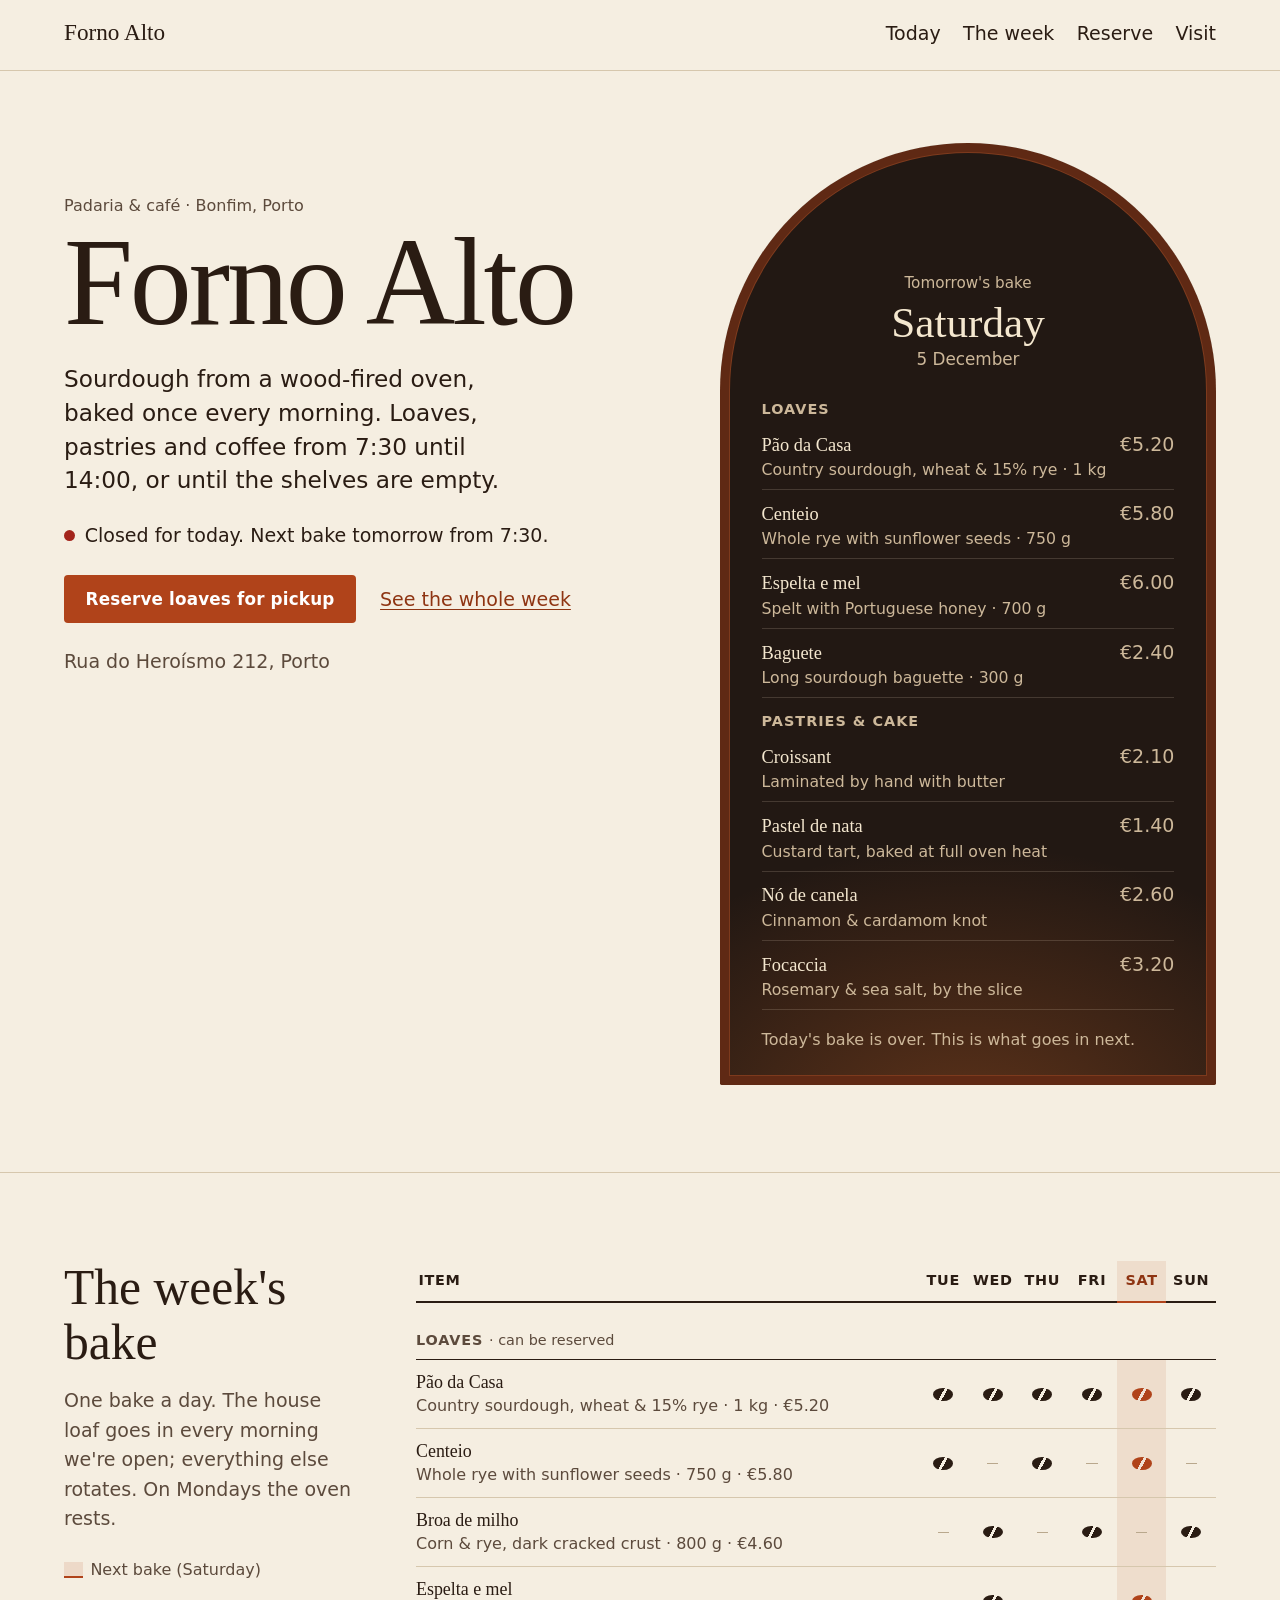
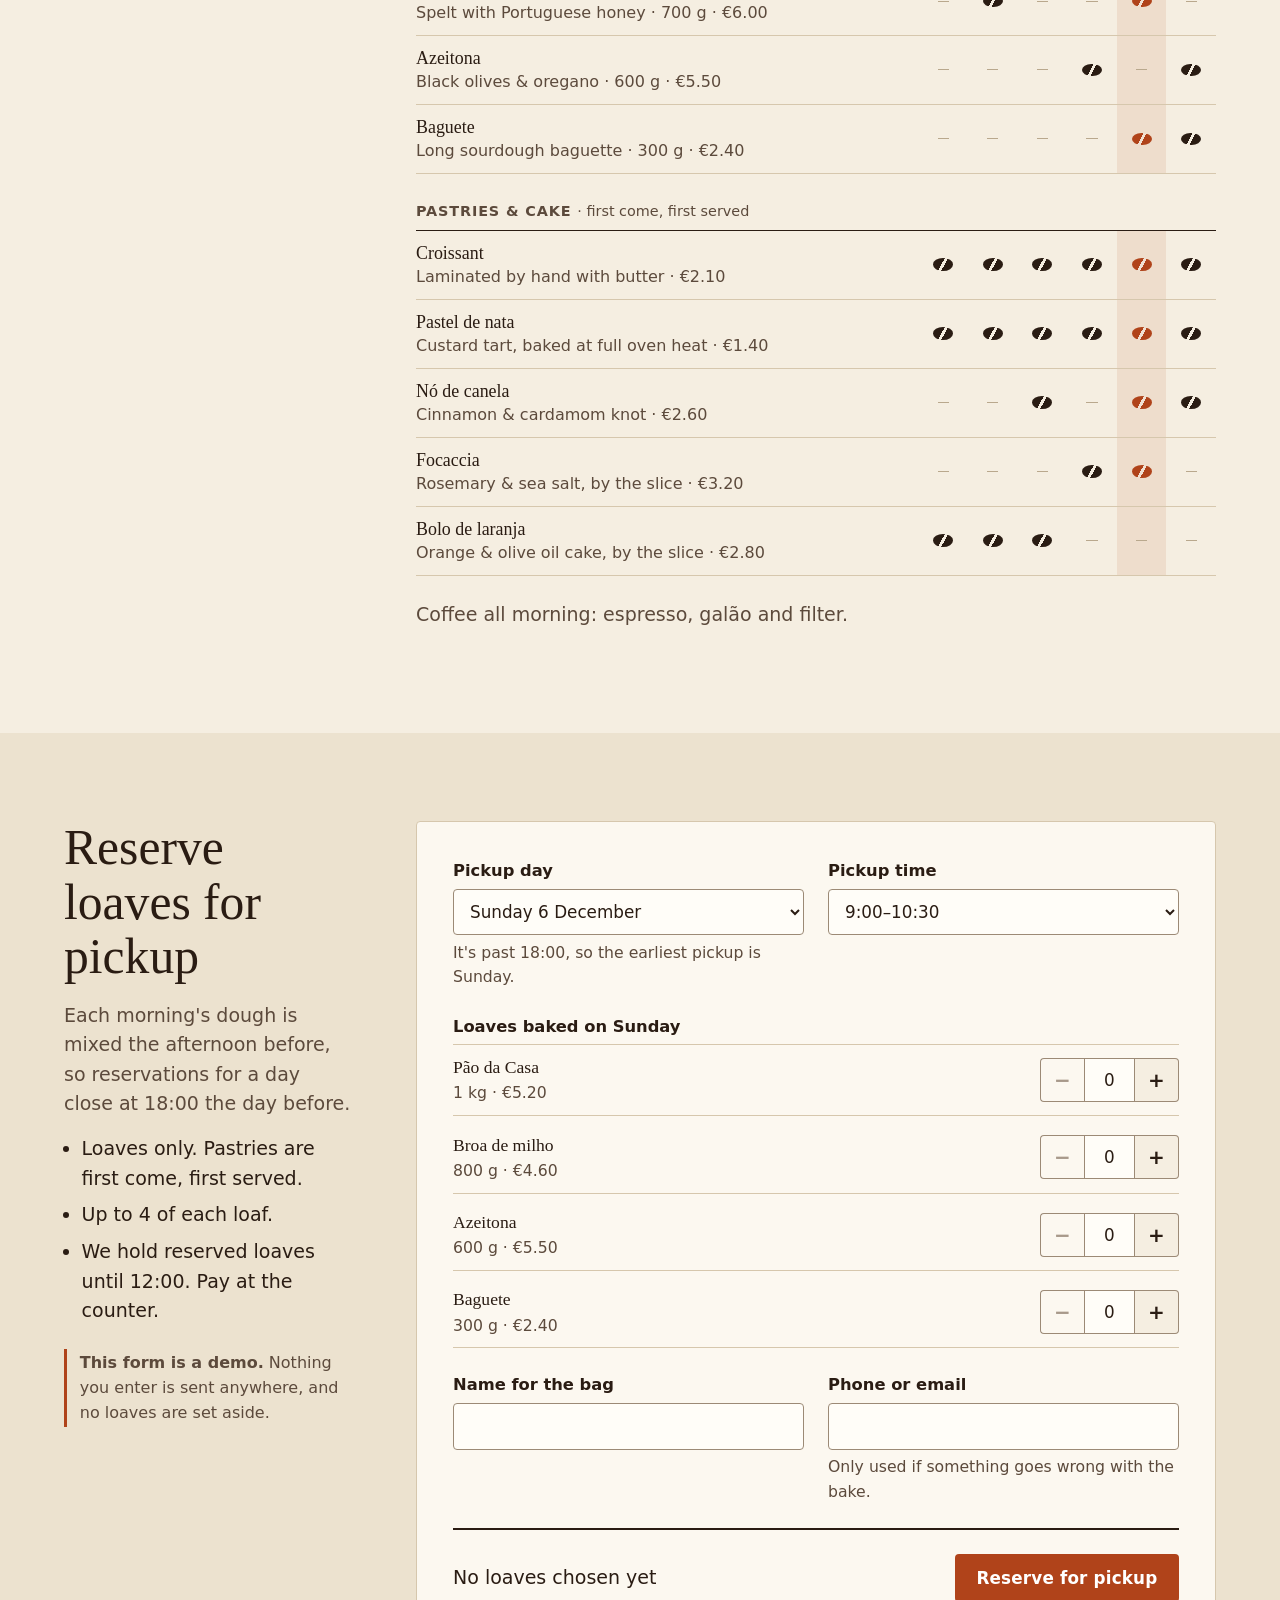
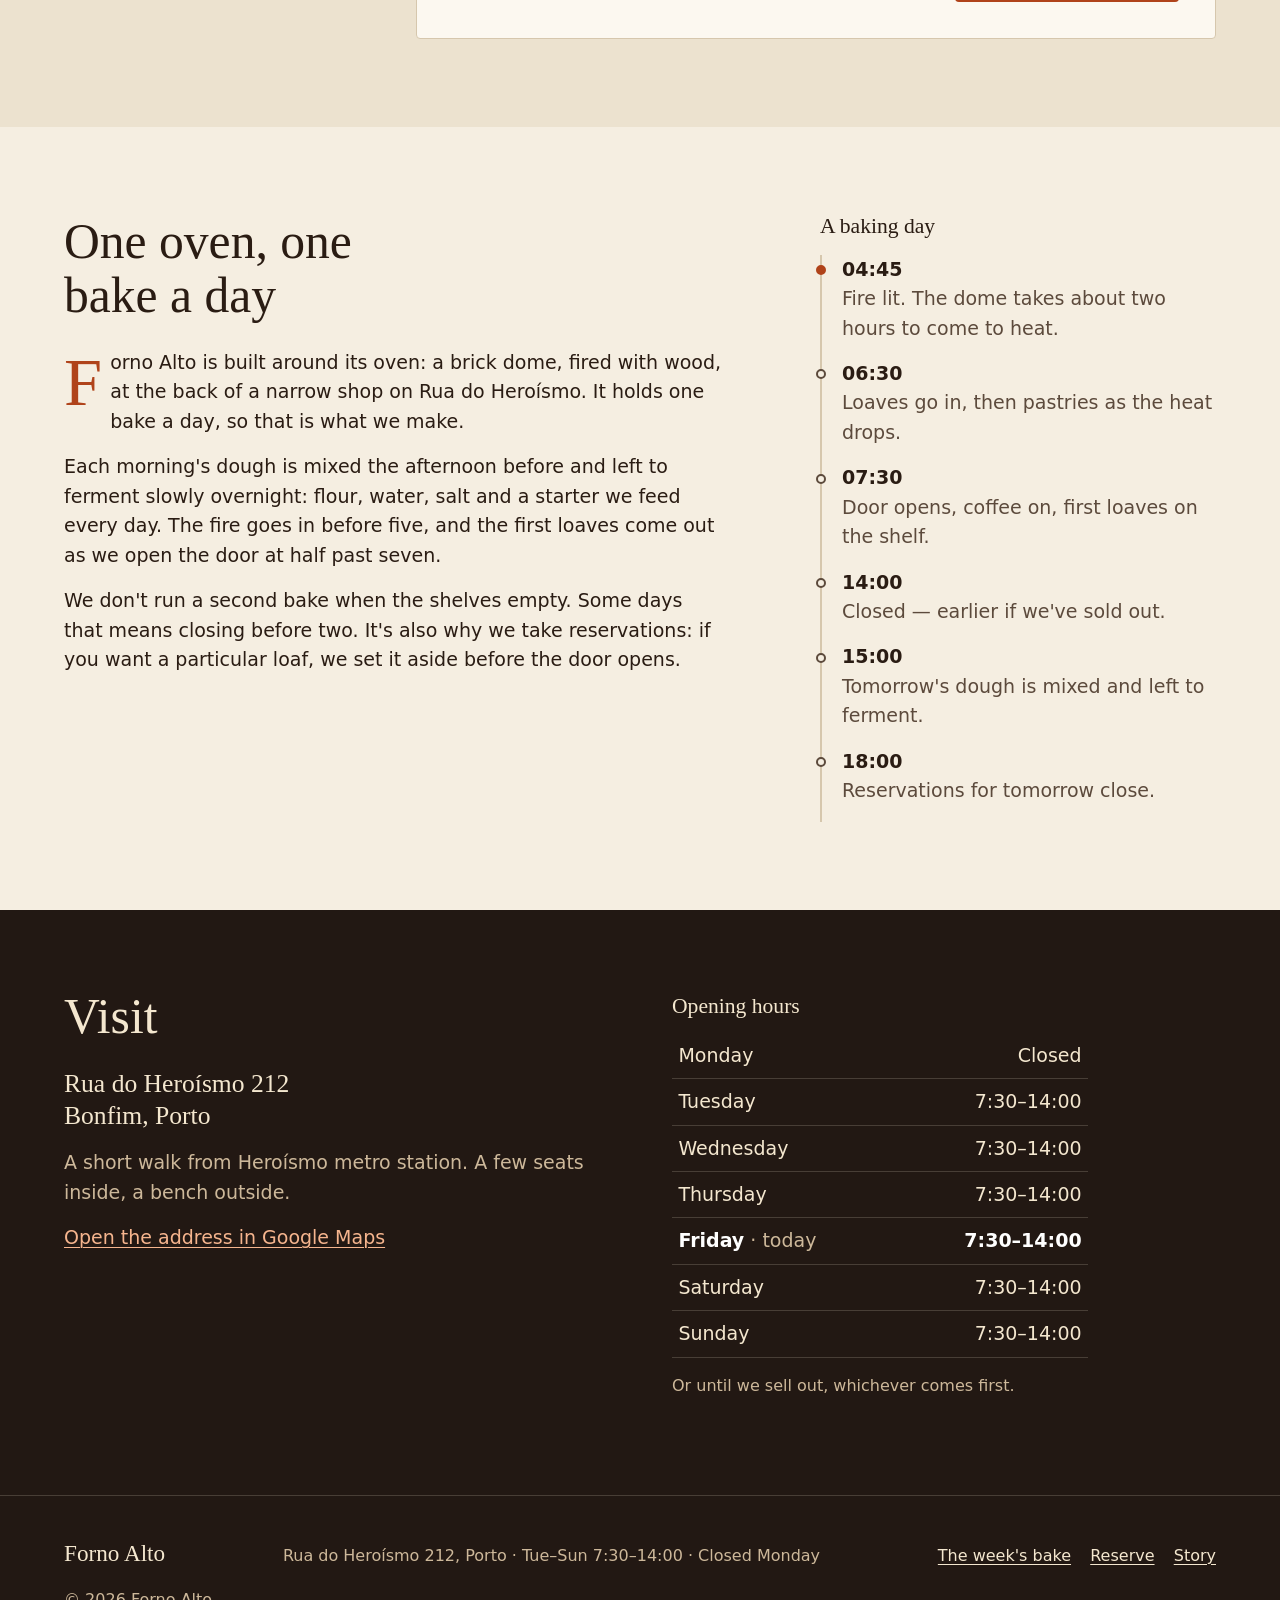
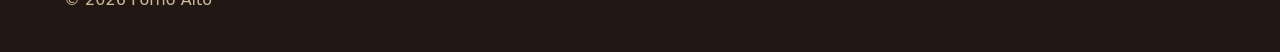
<file: showcase/briefs/bakery/previous.html>
<!doctype html>
<html lang="en">
<head>
<meta charset="utf-8">
<meta name="viewport" content="width=device-width, initial-scale=1">
<meta http-equiv="Content-Security-Policy" content="default-src 'none'; script-src 'sha256-31L8jwLsHH7fUpI3CA/nX/PXVGSt7k1N02r/x5MH5us='; style-src 'unsafe-inline' https://fonts.googleapis.com; font-src https://fonts.gstatic.com; img-src data:; base-uri 'none'; form-action 'none'">
<title>Forno Alto — Wood-fired sourdough bakery in Bonfim, Porto</title>
<meta name="description" content="Sourdough loaves, pastries and coffee from a wood-fired oven on Rua do Heroísmo, Porto. Tuesday to Sunday 7:30–14:00, or until sold out. Reserve loaves for pickup.">
<meta name="robots" content="index,follow,max-image-preview:large">
<meta name="theme-color" content="#f5eee1">
<meta property="og:type" content="website">
<meta property="og:title" content="Forno Alto — sourdough bakery in Bonfim, Porto">
<meta property="og:description" content="One wood-fired bake every morning, Tuesday to Sunday. See today's loaves and reserve for pickup.">
<meta name="twitter:card" content="summary">
<link rel="icon" href="data:image/svg+xml,%3Csvg xmlns='http://www.w3.org/2000/svg' viewBox='0 0 32 32'%3E%3Cpath d='M3 31V17a13 13 0 0 1 26 0v14z' fill='%23221813'/%3E%3Cpath d='M10 31v-9a6 6 0 0 1 12 0v9z' fill='%23b0431a'/%3E%3C/svg%3E">
<link rel="preconnect" href="https://fonts.googleapis.com">
<link rel="preconnect" href="https://fonts.gstatic.com" crossorigin>
<link rel="stylesheet" href="https://fonts.googleapis.com/css2?family=Alegreya+Sans:ital,wght@0,400;0,500;0,700;1,400&family=Young+Serif&display=swap">
<script type="application/ld+json">
{
  "@context": "https://schema.org",
  "@type": "Bakery",
  "name": "Forno Alto",
  "description": "Sourdough bakery and café with a wood-fired oven in Bonfim, Porto.",
  "address": {
    "@type": "PostalAddress",
    "streetAddress": "Rua do Heroísmo 212",
    "addressLocality": "Porto",
    "addressCountry": "PT"
  },
  "openingHoursSpecification": [{
    "@type": "OpeningHoursSpecification",
    "dayOfWeek": ["Tuesday", "Wednesday", "Thursday", "Friday", "Saturday", "Sunday"],
    "opens": "07:30",
    "closes": "14:00"
  }]
}
</script>
<style>
:root {
  --paper: #f5eee1;
  --paper-2: #ece2cf;
  --card: #fcf8f0;
  --ink: #2a1c13;
  --ink-2: #5c4a3c;
  --ember: #b0431a;
  --ember-dark: #8e3412;
  --oven: #221813;
  --brick: #5f2914;
  --crumb: #f4e7cf;
  --crumb-2: #cdb89a;
  --line: #d6c7ad;
  --field: #9c8a76;
  --err: #a3241b;
  --ok: #2e6438;

  --f-display: "Young Serif", Georgia, "Times New Roman", serif;
  --f-text: "Alegreya Sans", "Segoe UI", system-ui, sans-serif;

  --s1: .5rem; --s2: 1rem; --s3: 1.5rem; --s4: 2.5rem; --s5: 4rem; --s6: 6rem;
  --wrap: 72rem;
  --radius: 4px;
  --ease: cubic-bezier(.2, .7, .2, 1);
  --fast: 140ms;
}

*, *::before, *::after { box-sizing: border-box; }
[hidden] { display: none !important; }
html { -webkit-text-size-adjust: 100%; scroll-behavior: smooth; scroll-padding-top: 1rem; }
@media (prefers-reduced-motion: reduce) {
  html { scroll-behavior: auto; }
  *, *::before, *::after { transition-duration: 0ms !important; }
}
body {
  margin: 0;
  background: var(--paper);
  color: var(--ink);
  font: 400 1.1875rem/1.55 var(--f-text);
  text-rendering: optimizeLegibility;
}
h1, h2, h3 { font-family: var(--f-display); font-weight: 400; line-height: 1.1; margin: 0; }
p { margin: 0 0 var(--s2); }
a { color: var(--ember-dark); text-underline-offset: .18em; text-decoration-thickness: 1px; }
a:hover { text-decoration-thickness: 2px; }
:focus-visible { outline: 3px solid var(--ember); outline-offset: 3px; border-radius: 2px; }
.sr-only {
  position: absolute; width: 1px; height: 1px; padding: 0; margin: -1px;
  overflow: hidden; clip: rect(0 0 0 0); white-space: nowrap; border: 0;
}
.wrap { width: min(100% - 2rem, var(--wrap)); margin-inline: auto; }
@media (min-width: 640px) { .wrap { width: min(100% - 4rem, var(--wrap)); } }

.skip {
  position: absolute; left: 1rem; top: -4rem; z-index: 10;
  background: var(--ink); color: var(--paper); padding: .6rem 1rem; border-radius: var(--radius);
}
.skip:focus { top: 1rem; }

/* Header */
.site-head { border-bottom: 1px solid var(--line); }
.head-row {
  display: flex; flex-wrap: wrap; align-items: baseline; justify-content: space-between;
  gap: .25rem 2rem; padding-block: .9rem;
}
.wordmark { font-family: var(--f-display); font-size: 1.45rem; color: var(--ink); text-decoration: none; }
.site-head ul { display: flex; flex-wrap: wrap; gap: .1rem 1.4rem; list-style: none; margin: 0; padding: 0; }
.site-head nav a {
  display: inline-block; padding: .3rem 0; color: var(--ink); text-decoration: none; font-weight: 500;
  border-bottom: 2px solid transparent; transition: border-color var(--fast) var(--ease);
}
.site-head nav a:hover { border-color: var(--ember); }

/* Buttons */
.btn {
  display: inline-flex; align-items: center; justify-content: center; gap: .5rem;
  min-height: 3rem; padding: .7rem 1.35rem;
  background: var(--ember); color: #fff; border: 0; border-radius: var(--radius);
  font: 700 1.05rem/1.2 var(--f-text); letter-spacing: .01em; text-decoration: none; cursor: pointer;
  transition: background-color var(--fast) var(--ease), transform var(--fast) var(--ease);
}
.btn:hover { background: var(--ember-dark); }
.btn:active { transform: translateY(1px); }
.text-link { font-weight: 500; }

/* Opening */
.opening { padding-block: clamp(2rem, 6vw, 4.5rem) clamp(3rem, 7vw, 5.5rem); }
.opening-grid { display: grid; gap: var(--s4); align-items: end; }
@media (min-width: 720px) {
  .opening-grid { grid-template-columns: minmax(0, 1fr) minmax(0, 1fr); gap: var(--s4); align-items: start; }
  .intro { padding-top: clamp(1rem, 4vw, 4.5rem); }
  .opening h1 { font-size: clamp(3.4rem, 8.6vw, 7.75rem); }
}
@media (min-width: 900px) {
  .opening-grid { grid-template-columns: minmax(0, 1.08fr) minmax(0, .92fr); gap: var(--s5); }
}
.kicker { font-size: 1rem; font-weight: 500; color: var(--ink-2); margin-bottom: var(--s1); }
.opening h1 { font-size: clamp(3.4rem, 10.5vw, 7.75rem); line-height: .9; letter-spacing: -.025em; margin-bottom: var(--s3); }
.lede { font-size: clamp(1.25rem, 1.9vw, 1.45rem); line-height: 1.45; max-width: 31ch; margin-bottom: var(--s3); }
.status {
  display: flex; align-items: baseline; gap: .6rem; margin-bottom: var(--s3);
  font-weight: 500; min-height: 1.6em;
}
.status .dot {
  flex: none; width: .7rem; height: .7rem; border-radius: 50%; background: var(--field);
  transform: translateY(-.05em);
}
.status[data-state="open"] .dot { background: var(--ok); }
.status[data-state="soon"] .dot { background: #b8860b; }
.status[data-state="closed"] .dot { background: var(--err); }
.actions { display: flex; flex-wrap: wrap; align-items: center; gap: var(--s2) var(--s3); margin-bottom: var(--s3); }
.addr { color: var(--ink-2); margin: 0; }

/* The oven: today's bake lives inside the arch */
.oven {
  position: relative; width: 100%; max-width: 31rem; justify-self: center;
  color: var(--crumb);
  background-color: var(--oven);
  background-image: radial-gradient(120% 45% at 50% 106%, rgba(214, 104, 38, .34), rgba(214, 104, 38, 0) 70%);
  border-radius: 999px 999px 6px 6px;
  box-shadow: inset 0 0 0 9px var(--brick), inset 0 0 0 10px #7d3a1d;
  padding: 0 clamp(1.4rem, 5vw, 2.6rem) 2rem;
  container-type: inline-size;
}
@media (min-width: 720px) { .oven { justify-self: end; } }
.oven-dome {
  aspect-ratio: 1.7 / 1; display: flex; flex-direction: column; justify-content: flex-end; align-items: center;
  text-align: center; padding-bottom: 1.1rem;
}
.oven-label { font-size: .95rem; font-weight: 500; color: var(--crumb-2); margin: 0 0 .35rem; }
.oven-day { font-size: clamp(1.8rem, 11cqi, 2.7rem); line-height: 1; }
.oven-date { display: block; font-family: var(--f-text); font-size: 1.05rem; color: var(--crumb-2); margin-top: .45rem; }
.oven h3 {
  font-family: var(--f-text); font-size: .9rem; font-weight: 700; letter-spacing: .07em; text-transform: uppercase;
  color: var(--crumb-2); padding-top: 1rem; margin-bottom: .2rem;
}
.bake-list { list-style: none; margin: 0; padding: 0; }
.bake-list li {
  display: grid; grid-template-columns: 1fr auto; column-gap: 1rem; align-items: baseline;
  padding: .55rem 0; border-bottom: 1px solid rgba(244, 231, 207, .16);
}
.bake-name { font-family: var(--f-display); font-size: 1.15rem; }
.bake-price { font-variant-numeric: tabular-nums; color: var(--crumb-2); }
.bake-desc { grid-column: 1 / -1; font-size: .98rem; color: var(--crumb-2); line-height: 1.35; }
.oven-note { font-size: 1rem; color: var(--crumb-2); margin: 1.1rem 0 0; }
.oven a { color: #f6b58e; }

/* Section heads */
section[id] { scroll-margin-top: 1rem; }
.sec-head h2 { font-size: clamp(2.1rem, 4.6vw, 3.1rem); margin-bottom: var(--s2); }
.sec-head p { color: var(--ink-2); max-width: 36ch; }

/* Week ledger */
.week { padding-block: clamp(3rem, 7vw, 5.5rem); border-top: 1px solid var(--line); }
.week-grid { display: grid; gap: var(--s4); }
@media (min-width: 900px) {
  .week-grid { grid-template-columns: minmax(0, 18rem) minmax(0, 1fr); gap: var(--s5); align-items: start; }
  .week .sec-head { position: sticky; top: 1.5rem; }
}
.legend { display: flex; flex-wrap: wrap; gap: .4rem 1.2rem; font-size: 1rem; color: var(--ink-2); margin-top: var(--s3); }
.legend span { display: inline-flex; align-items: center; gap: .45rem; }
.legend .swatch { width: 1.2rem; height: 1rem; background: rgba(176, 67, 26, .12); border-bottom: 2px solid var(--ember); }
.ledger { width: 100%; border-collapse: collapse; font-size: 1rem; }
.ledger thead th {
  font-size: .9rem; font-weight: 700; letter-spacing: .05em; text-transform: uppercase;
  text-align: center; padding: .5rem .15rem .6rem; border-bottom: 2px solid var(--ink);
}
.ledger thead th:first-child { text-align: left; }
.ledger abbr { text-decoration: none; }
.ledger tbody th[scope="row"] { text-align: left; font-weight: 400; padding: .7rem .75rem .7rem 0; }
.ledger td { text-align: center; width: 3.1rem; padding: .7rem .1rem; }
.ledger tbody tr:not(.grp) > * { border-bottom: 1px solid var(--line); }
.ledger .grp th {
  text-align: left; padding: 1.6rem 0 .5rem; font-size: .9rem; font-weight: 700; letter-spacing: .06em;
  text-transform: uppercase; color: var(--ink-2); border-bottom: 1px solid var(--ink);
}
.ledger .grp th span { text-transform: none; letter-spacing: 0; font-weight: 400; }
.item-name { display: block; font-family: var(--f-display); font-size: 1.12rem; line-height: 1.25; }
.item-desc { display: block; color: var(--ink-2); line-height: 1.35; margin-top: .1rem; }
/* a scored loaf as the "baked" mark */
.ledger td.y::before {
  content: ""; display: block; width: 1.25rem; height: .8rem; margin: auto; border-radius: 50%;
  background: linear-gradient(118deg, transparent 44%, var(--paper) 44% 56%, transparent 56%), var(--ink);
}
.ledger td.n::before { content: ""; display: block; width: .7rem; height: 1px; margin: auto; background: #b9a88d; }
.ledger .is-today { background: rgba(176, 67, 26, .1); }
.ledger thead th.is-today { color: var(--ember-dark); border-bottom-color: var(--ember); }
.ledger td.y.is-today::before {
  background: linear-gradient(118deg, transparent 44%, #f1e1d3 44% 56%, transparent 56%), var(--ember);
}
.coffee { margin-top: var(--s3); color: var(--ink-2); }
@media (max-width: 559px) {
  .ledger thead th { font-size: .78rem; letter-spacing: 0; padding-inline: 0; }
  .ledger td { width: 2.2rem; padding-inline: 0; }
  .ledger td.y::before { width: 1.05rem; height: .68rem; }
  .ledger tbody th[scope="row"] { padding-right: .5rem; }
  .item-name { font-size: 1.05rem; }
  .item-desc { font-size: .92rem; }
}

/* Reserve */
.reserve { background: var(--paper-2); padding-block: clamp(3rem, 7vw, 5.5rem); }
.reserve-grid { display: grid; gap: var(--s4); }
@media (min-width: 900px) {
  .reserve-grid { grid-template-columns: minmax(0, 18rem) minmax(0, 1fr); gap: var(--s5); align-items: start; }
}
.rules { margin: 0 0 var(--s3); padding-left: 1.1rem; color: var(--ink); }
.rules li { margin-bottom: .45rem; }
.demo-note {
  font-size: 1rem; color: var(--ink-2); border-left: 3px solid var(--ember); padding: .1rem 0 .1rem .8rem; max-width: 34ch;
}
.panel {
  background: var(--card); border: 1px solid var(--line); border-radius: var(--radius);
  padding: clamp(1.25rem, 4vw, 2.25rem);
}
.form-grid { display: grid; gap: var(--s3); }
@media (min-width: 640px) {
  .form-grid { grid-template-columns: 1fr 1fr; }
  .span-2 { grid-column: 1 / -1; }
}
.field { display: flex; flex-direction: column; gap: .35rem; min-width: 0; }
label, legend { font-weight: 700; font-size: 1.02rem; }
.hint { font-size: .98rem; color: var(--ink-2); margin: 0; }
.err { font-size: .98rem; color: var(--err); font-weight: 500; margin: 0; }
.err::before { content: "! " / ""; font-weight: 700; }
input, select {
  font: inherit; font-size: 1.05rem; color: var(--ink); background: #fffdf8;
  border: 1px solid var(--field); border-radius: var(--radius); padding: .55rem .75rem; min-height: 2.9rem; width: 100%;
}
select { appearance: auto; }
input:hover, select:hover { border-color: var(--ink-2); }
[aria-invalid="true"] { border-color: var(--err); box-shadow: 0 0 0 1px var(--err); }
fieldset { border: 0; margin: 0; padding: 0; min-width: 0; }
fieldset[aria-invalid="true"] { box-shadow: none; }
.loaves legend { margin-bottom: .3rem; padding: 0; }
.loaf {
  display: flex; align-items: center; justify-content: space-between; gap: 1rem;
  padding: .6rem 0; border-bottom: 1px solid var(--line);
}
.loaf:first-of-type { border-top: 1px solid var(--line); }
.loaf label { font-weight: 400; display: flex; flex-direction: column; }
.loaf-name { font-family: var(--f-display); font-size: 1.1rem; }
.loaf-meta { font-size: .98rem; color: var(--ink-2); }
.qty { display: flex; align-items: stretch; flex: none; }
.qty input {
  width: 3.2rem; min-height: 2.75rem; text-align: center; border-radius: 0; padding: .3rem; -moz-appearance: textfield;
  font-variant-numeric: tabular-nums;
}
.qty input::-webkit-outer-spin-button, .qty input::-webkit-inner-spin-button { -webkit-appearance: none; margin: 0; }
.qty button {
  width: 2.75rem; min-height: 2.75rem; font: 700 1.25rem/1 var(--f-text); color: var(--ink);
  background: var(--paper); border: 1px solid var(--field); cursor: pointer;
}
.qty button:first-child { border-radius: var(--radius) 0 0 var(--radius); border-right: 0; }
.qty button:last-child { border-radius: 0 var(--radius) var(--radius) 0; border-left: 0; }
.qty button:hover { background: var(--paper-2); }
.qty button:disabled { color: #a8998a; cursor: not-allowed; background: var(--card); }
.form-foot {
  display: flex; flex-wrap: wrap; align-items: center; justify-content: space-between; gap: var(--s2);
  border-top: 2px solid var(--ink); padding-top: var(--s3);
}
.total { margin: 0; font-weight: 500; font-variant-numeric: tabular-nums; }
.confirm h3 { font-size: 1.7rem; margin-bottom: var(--s2); }
.confirm:focus { outline: none; }
.confirm-list { margin: 0 0 var(--s2); padding-left: 1.1rem; }
.confirm .hint { margin-bottom: var(--s2); }
.btn-quiet {
  font: 500 1.02rem/1.2 var(--f-text); color: var(--ember-dark); background: none; border: 1px solid var(--field);
  border-radius: var(--radius); min-height: 2.75rem; padding: .55rem 1rem; cursor: pointer;
}
.btn-quiet:hover { border-color: var(--ink); }

/* Story */
.story { padding-block: clamp(3rem, 7vw, 5.5rem); }
.story-grid { display: grid; gap: var(--s4); }
@media (min-width: 900px) {
  .story-grid { grid-template-columns: minmax(0, 1.25fr) minmax(0, .75fr); gap: var(--s6); }
}
.story h2 { font-size: clamp(2.1rem, 4.6vw, 3.1rem); margin-bottom: var(--s3); max-width: 14ch; }
.story-text p { max-width: 58ch; }
.story-text p:first-of-type::first-letter {
  font-family: var(--f-display); float: left; font-size: 3.6em; line-height: .8; padding: .1em .12em 0 0; color: var(--ember);
}
.day h3 { font-size: 1.35rem; margin-bottom: var(--s2); }
.day ol { list-style: none; margin: 0; padding: 0; border-left: 2px solid var(--line); }
.day li { position: relative; padding: 0 0 1rem 1.25rem; }
.day li::before {
  content: ""; position: absolute; left: -6px; top: .55em; width: 10px; height: 10px; border-radius: 50%;
  background: var(--paper); border: 2px solid var(--ink-2);
}
.day li.fire::before { background: var(--ember); border-color: var(--ember); }
.day time { display: block; font-weight: 700; font-variant-numeric: tabular-nums; }
.day span { color: var(--ink-2); }

/* Visit */
.visit { background: var(--oven); color: var(--crumb); padding-block: clamp(3rem, 7vw, 5rem); }
.visit-grid { display: grid; gap: var(--s4); }
@media (min-width: 760px) { .visit-grid { grid-template-columns: 1fr 1fr; gap: var(--s5); } }
.visit h2 { font-size: clamp(2.1rem, 4.6vw, 3.1rem); margin-bottom: var(--s3); }
.visit address { font-style: normal; font-family: var(--f-display); font-size: 1.6rem; line-height: 1.25; margin-bottom: var(--s2); }
.visit p { color: var(--crumb-2); }
.visit a { color: #f6b58e; }
.hours { border-collapse: collapse; width: 100%; max-width: 26rem; font-variant-numeric: tabular-nums; }
.hours caption { text-align: left; font-family: var(--f-display); font-size: 1.35rem; margin-bottom: .6rem; }
.hours th, .hours td { text-align: left; padding: .5rem .4rem; border-bottom: 1px solid rgba(244, 231, 207, .18); font-weight: 400; }
.hours td { text-align: right; }
.hours tr.is-today th, .hours tr.is-today td { color: #fff; font-weight: 700; }
.hours tr.is-today th::after { content: " · today"; font-weight: 400; color: var(--crumb-2); }
.hours-note { margin-top: var(--s2); font-size: 1rem; }

/* Footer */
.site-foot { background: var(--oven); color: var(--crumb-2); border-top: 1px solid rgba(244, 231, 207, .18); padding-block: var(--s4); font-size: 1rem; }
.foot-grid { display: flex; flex-wrap: wrap; justify-content: space-between; gap: var(--s2) var(--s4); align-items: baseline; }
.site-foot .wordmark { color: var(--crumb); }
.site-foot ul { display: flex; flex-wrap: wrap; gap: .2rem 1.2rem; list-style: none; margin: 0; padding: 0; }
.site-foot a { color: var(--crumb); }
.site-foot p { margin: 0; }
</style>
</head>
<body>
<a class="skip" href="#main">Skip to content</a>

<header class="site-head">
  <div class="wrap head-row">
    <a class="wordmark" href="#today">Forno Alto</a>
    <nav aria-label="Main">
      <ul>
        <li><a href="#today">Today</a></li>
        <li><a href="#week">The week</a></li>
        <li><a href="#reserve">Reserve</a></li>
        <li><a href="#visit">Visit</a></li>
      </ul>
    </nav>
  </div>
</header>

<main id="main">
  <section class="opening" id="today" aria-labelledby="page-title">
    <div class="wrap opening-grid">
      <div class="intro">
        <p class="kicker">Padaria &amp; café · Bonfim, Porto</p>
        <h1 id="page-title">Forno Alto</h1>
        <p class="lede">Sourdough from a wood-fired oven, baked once every morning. Loaves, pastries and coffee from 7:30 until 14:00, or until the shelves are empty.</p>
        <p class="status" id="status" data-state="unknown" aria-live="polite">
          <span class="dot" aria-hidden="true"></span>
          <span id="status-text">Open Tuesday to Sunday, 7:30–14:00. Closed Monday.</span>
        </p>
        <div class="actions">
          <a class="btn" href="#reserve">Reserve loaves for pickup</a>
          <a class="text-link" href="#week">See the whole week</a>
        </div>
        <p class="addr">Rua do Heroísmo 212, Porto</p>
      </div>

      <section class="oven" aria-labelledby="oven-day">
        <div class="oven-dome">
          <p class="oven-label" id="oven-label">In the oven every morning</p>
          <h2 class="oven-day" id="oven-day">Today's bake<span class="oven-date" id="oven-date"></span></h2>
        </div>
        <h3>Loaves</h3>
        <ul class="bake-list" id="oven-loaves">
          <li><span class="bake-name">Pão da Casa</span><span class="bake-price">€5.20</span><span class="bake-desc">Country sourdough, wheat &amp; rye, every day we're open</span></li>
        </ul>
        <h3>Pastries &amp; cake</h3>
        <ul class="bake-list" id="oven-pastries">
          <li><span class="bake-name">Croissant</span><span class="bake-price">€2.10</span></li>
          <li><span class="bake-name">Pastel de nata</span><span class="bake-price">€1.40</span></li>
        </ul>
        <p class="oven-note" id="oven-note">The rest rotates through the week — <a href="#week">see what's baked which day</a>.</p>
      </section>
    </div>
  </section>

  <section class="week" id="week" aria-labelledby="week-title">
    <div class="wrap week-grid">
      <div class="sec-head">
        <h2 id="week-title">The week's bake</h2>
        <p>One bake a day. The house loaf goes in every morning we're open; everything else rotates. On Mondays the oven rests.</p>
        <p class="legend" aria-hidden="true">
          <span><span class="swatch"></span><span id="legend-today">Today</span></span>
        </p>
      </div>

      <div>
        <table class="ledger" id="ledger">
          <caption class="sr-only">What is baked on each day, Tuesday to Sunday, with weights and prices</caption>
          <thead>
            <tr>
              <th scope="col">Item</th>
              <th scope="col" data-day="2"><abbr title="Tuesday">Tue</abbr></th>
              <th scope="col" data-day="3"><abbr title="Wednesday">Wed</abbr></th>
              <th scope="col" data-day="4"><abbr title="Thursday">Thu</abbr></th>
              <th scope="col" data-day="5"><abbr title="Friday">Fri</abbr></th>
              <th scope="col" data-day="6"><abbr title="Saturday">Sat</abbr></th>
              <th scope="col" data-day="0"><abbr title="Sunday">Sun</abbr></th>
            </tr>
          </thead>
          <tbody>
            <tr class="grp"><th scope="rowgroup" colspan="7">Loaves <span>· can be reserved</span></th></tr>
            <tr data-item="casa" data-price="5.20" data-loaf>
              <th scope="row"><span class="item-name">Pão da Casa</span><span class="item-desc">Country sourdough, wheat &amp; 15% rye · 1 kg · €5.20</span></th>
              <td class="y"><span class="sr-only">Baked</span></td><td class="y"><span class="sr-only">Baked</span></td><td class="y"><span class="sr-only">Baked</span></td><td class="y"><span class="sr-only">Baked</span></td><td class="y"><span class="sr-only">Baked</span></td><td class="y"><span class="sr-only">Baked</span></td>
            </tr>
            <tr data-item="centeio" data-price="5.80" data-loaf>
              <th scope="row"><span class="item-name">Centeio</span><span class="item-desc">Whole rye with sunflower seeds · 750 g · €5.80</span></th>
              <td class="y"><span class="sr-only">Baked</span></td><td class="n"><span class="sr-only">Not baked</span></td><td class="y"><span class="sr-only">Baked</span></td><td class="n"><span class="sr-only">Not baked</span></td><td class="y"><span class="sr-only">Baked</span></td><td class="n"><span class="sr-only">Not baked</span></td>
            </tr>
            <tr data-item="broa" data-price="4.60" data-loaf>
              <th scope="row"><span class="item-name">Broa de milho</span><span class="item-desc">Corn &amp; rye, dark cracked crust · 800 g · €4.60</span></th>
              <td class="n"><span class="sr-only">Not baked</span></td><td class="y"><span class="sr-only">Baked</span></td><td class="n"><span class="sr-only">Not baked</span></td><td class="y"><span class="sr-only">Baked</span></td><td class="n"><span class="sr-only">Not baked</span></td><td class="y"><span class="sr-only">Baked</span></td>
            </tr>
            <tr data-item="espelta" data-price="6.00" data-loaf>
              <th scope="row"><span class="item-name">Espelta e mel</span><span class="item-desc">Spelt with Portuguese honey · 700 g · €6.00</span></th>
              <td class="n"><span class="sr-only">Not baked</span></td><td class="y"><span class="sr-only">Baked</span></td><td class="n"><span class="sr-only">Not baked</span></td><td class="n"><span class="sr-only">Not baked</span></td><td class="y"><span class="sr-only">Baked</span></td><td class="n"><span class="sr-only">Not baked</span></td>
            </tr>
            <tr data-item="azeitona" data-price="5.50" data-loaf>
              <th scope="row"><span class="item-name">Azeitona</span><span class="item-desc">Black olives &amp; oregano · 600 g · €5.50</span></th>
              <td class="n"><span class="sr-only">Not baked</span></td><td class="n"><span class="sr-only">Not baked</span></td><td class="n"><span class="sr-only">Not baked</span></td><td class="y"><span class="sr-only">Baked</span></td><td class="n"><span class="sr-only">Not baked</span></td><td class="y"><span class="sr-only">Baked</span></td>
            </tr>
            <tr data-item="baguete" data-price="2.40" data-loaf>
              <th scope="row"><span class="item-name">Baguete</span><span class="item-desc">Long sourdough baguette · 300 g · €2.40</span></th>
              <td class="n"><span class="sr-only">Not baked</span></td><td class="n"><span class="sr-only">Not baked</span></td><td class="n"><span class="sr-only">Not baked</span></td><td class="n"><span class="sr-only">Not baked</span></td><td class="y"><span class="sr-only">Baked</span></td><td class="y"><span class="sr-only">Baked</span></td>
            </tr>
          </tbody>
          <tbody>
            <tr class="grp"><th scope="rowgroup" colspan="7">Pastries &amp; cake <span>· first come, first served</span></th></tr>
            <tr data-item="croissant" data-price="2.10">
              <th scope="row"><span class="item-name">Croissant</span><span class="item-desc">Laminated by hand with butter · €2.10</span></th>
              <td class="y"><span class="sr-only">Baked</span></td><td class="y"><span class="sr-only">Baked</span></td><td class="y"><span class="sr-only">Baked</span></td><td class="y"><span class="sr-only">Baked</span></td><td class="y"><span class="sr-only">Baked</span></td><td class="y"><span class="sr-only">Baked</span></td>
            </tr>
            <tr data-item="nata" data-price="1.40">
              <th scope="row"><span class="item-name">Pastel de nata</span><span class="item-desc">Custard tart, baked at full oven heat · €1.40</span></th>
              <td class="y"><span class="sr-only">Baked</span></td><td class="y"><span class="sr-only">Baked</span></td><td class="y"><span class="sr-only">Baked</span></td><td class="y"><span class="sr-only">Baked</span></td><td class="y"><span class="sr-only">Baked</span></td><td class="y"><span class="sr-only">Baked</span></td>
            </tr>
            <tr data-item="canela" data-price="2.60">
              <th scope="row"><span class="item-name">Nó de canela</span><span class="item-desc">Cinnamon &amp; cardamom knot · €2.60</span></th>
              <td class="n"><span class="sr-only">Not baked</span></td><td class="n"><span class="sr-only">Not baked</span></td><td class="y"><span class="sr-only">Baked</span></td><td class="n"><span class="sr-only">Not baked</span></td><td class="y"><span class="sr-only">Baked</span></td><td class="y"><span class="sr-only">Baked</span></td>
            </tr>
            <tr data-item="focaccia" data-price="3.20">
              <th scope="row"><span class="item-name">Focaccia</span><span class="item-desc">Rosemary &amp; sea salt, by the slice · €3.20</span></th>
              <td class="n"><span class="sr-only">Not baked</span></td><td class="n"><span class="sr-only">Not baked</span></td><td class="n"><span class="sr-only">Not baked</span></td><td class="y"><span class="sr-only">Baked</span></td><td class="y"><span class="sr-only">Baked</span></td><td class="n"><span class="sr-only">Not baked</span></td>
            </tr>
            <tr data-item="laranja" data-price="2.80">
              <th scope="row"><span class="item-name">Bolo de laranja</span><span class="item-desc">Orange &amp; olive oil cake, by the slice · €2.80</span></th>
              <td class="y"><span class="sr-only">Baked</span></td><td class="y"><span class="sr-only">Baked</span></td><td class="y"><span class="sr-only">Baked</span></td><td class="n"><span class="sr-only">Not baked</span></td><td class="n"><span class="sr-only">Not baked</span></td><td class="n"><span class="sr-only">Not baked</span></td>
            </tr>
          </tbody>
        </table>
        <p class="coffee">Coffee all morning: espresso, galão and filter.</p>
      </div>
    </div>
  </section>

  <section class="reserve" id="reserve" aria-labelledby="reserve-title">
    <div class="wrap reserve-grid">
      <div class="sec-head">
        <h2 id="reserve-title">Reserve loaves for pickup</h2>
        <p>Each morning's dough is mixed the afternoon before, so reservations for a day close at 18:00 the day before.</p>
        <ul class="rules">
          <li>Loaves only. Pastries are first come, first served.</li>
          <li>Up to 4 of each loaf.</li>
          <li>We hold reserved loaves until 12:00. Pay at the counter.</li>
        </ul>
        <p class="demo-note"><strong>This form is a demo.</strong> Nothing you enter is sent anywhere, and no loaves are set aside.</p>
      </div>

      <div>
        <form class="panel" id="reserve-form" novalidate aria-labelledby="reserve-title">
          <div class="form-grid">
            <div class="field">
              <label for="r-day">Pickup day</label>
              <select id="r-day" name="day" aria-describedby="r-day-hint">
                <option value="2">Tuesday</option>
                <option value="3">Wednesday</option>
                <option value="4">Thursday</option>
                <option value="5">Friday</option>
                <option value="6">Saturday</option>
                <option value="0">Sunday</option>
              </select>
              <p class="hint" id="r-day-hint">Open days you can still reserve for.</p>
            </div>
            <div class="field">
              <label for="r-time">Pickup time</label>
              <select id="r-time" name="time">
                <option>7:30–9:00</option>
                <option selected>9:00–10:30</option>
                <option>10:30–12:00</option>
              </select>
            </div>

            <fieldset class="field loaves span-2" id="r-loaves" aria-describedby="r-loaves-err">
              <legend id="loaves-legend">Loaves</legend>
              <p class="err" id="r-loaves-err" hidden></p>
              <div class="loaf" data-item="casa">
                <label for="q-casa"><span class="loaf-name">Pão da Casa</span><span class="loaf-meta">1 kg · €5.20</span></label>
                <div class="qty"><button type="button" data-step="-1" aria-label="One fewer Pão da Casa" aria-controls="q-casa">−</button><input id="q-casa" name="casa" type="number" inputmode="numeric" min="0" max="4" value="0"><button type="button" data-step="1" aria-label="One more Pão da Casa" aria-controls="q-casa">+</button></div>
              </div>
              <div class="loaf" data-item="centeio">
                <label for="q-centeio"><span class="loaf-name">Centeio</span><span class="loaf-meta">750 g · €5.80</span></label>
                <div class="qty"><button type="button" data-step="-1" aria-label="One fewer Centeio" aria-controls="q-centeio">−</button><input id="q-centeio" name="centeio" type="number" inputmode="numeric" min="0" max="4" value="0"><button type="button" data-step="1" aria-label="One more Centeio" aria-controls="q-centeio">+</button></div>
              </div>
              <div class="loaf" data-item="broa">
                <label for="q-broa"><span class="loaf-name">Broa de milho</span><span class="loaf-meta">800 g · €4.60</span></label>
                <div class="qty"><button type="button" data-step="-1" aria-label="One fewer Broa de milho" aria-controls="q-broa">−</button><input id="q-broa" name="broa" type="number" inputmode="numeric" min="0" max="4" value="0"><button type="button" data-step="1" aria-label="One more Broa de milho" aria-controls="q-broa">+</button></div>
              </div>
              <div class="loaf" data-item="espelta">
                <label for="q-espelta"><span class="loaf-name">Espelta e mel</span><span class="loaf-meta">700 g · €6.00</span></label>
                <div class="qty"><button type="button" data-step="-1" aria-label="One fewer Espelta e mel" aria-controls="q-espelta">−</button><input id="q-espelta" name="espelta" type="number" inputmode="numeric" min="0" max="4" value="0"><button type="button" data-step="1" aria-label="One more Espelta e mel" aria-controls="q-espelta">+</button></div>
              </div>
              <div class="loaf" data-item="azeitona">
                <label for="q-azeitona"><span class="loaf-name">Azeitona</span><span class="loaf-meta">600 g · €5.50</span></label>
                <div class="qty"><button type="button" data-step="-1" aria-label="One fewer Azeitona" aria-controls="q-azeitona">−</button><input id="q-azeitona" name="azeitona" type="number" inputmode="numeric" min="0" max="4" value="0"><button type="button" data-step="1" aria-label="One more Azeitona" aria-controls="q-azeitona">+</button></div>
              </div>
              <div class="loaf" data-item="baguete">
                <label for="q-baguete"><span class="loaf-name">Baguete</span><span class="loaf-meta">300 g · €2.40</span></label>
                <div class="qty"><button type="button" data-step="-1" aria-label="One fewer Baguete" aria-controls="q-baguete">−</button><input id="q-baguete" name="baguete" type="number" inputmode="numeric" min="0" max="4" value="0"><button type="button" data-step="1" aria-label="One more Baguete" aria-controls="q-baguete">+</button></div>
              </div>
            </fieldset>

            <div class="field">
              <label for="r-name">Name for the bag</label>
              <input id="r-name" name="name" type="text" autocomplete="name" required aria-describedby="r-name-err">
              <p class="err" id="r-name-err" hidden></p>
            </div>
            <div class="field">
              <label for="r-contact">Phone or email</label>
              <input id="r-contact" name="contact" type="text" autocomplete="email" required aria-describedby="r-contact-hint r-contact-err">
              <p class="hint" id="r-contact-hint">Only used if something goes wrong with the bake.</p>
              <p class="err" id="r-contact-err" hidden></p>
            </div>

            <div class="form-foot span-2">
              <p class="total" id="r-total" aria-live="polite">No loaves chosen yet</p>
              <button class="btn" type="submit">Reserve for pickup</button>
            </div>
          </div>
        </form>

        <div class="panel confirm" id="confirm" role="region" hidden tabindex="-1" aria-labelledby="confirm-title">
          <h3 id="confirm-title">Demo reservation — nothing was sent</h3>
          <p id="confirm-when"></p>
          <ul class="confirm-list" id="confirm-list"></ul>
          <p id="confirm-total"></p>
          <p class="hint">This is a prototype, so the bakery has not received this and nothing is being held.</p>
          <button class="btn-quiet" type="button" id="confirm-again">Start a new reservation</button>
        </div>
      </div>
    </div>
  </section>

  <section class="story" id="story" aria-labelledby="story-title">
    <div class="wrap story-grid">
      <div class="story-text">
        <h2 id="story-title">One oven, one bake a day</h2>
        <p>Forno Alto is built around its oven: a brick dome, fired with wood, at the back of a narrow shop on Rua do Heroísmo. It holds one bake a day, so that is what we make.</p>
        <p>Each morning's dough is mixed the afternoon before and left to ferment slowly overnight: flour, water, salt and a starter we feed every day. The fire goes in before five, and the first loaves come out as we open the door at half past seven.</p>
        <p>We don't run a second bake when the shelves empty. Some days that means closing before two. It's also why we take reservations: if you want a particular loaf, we set it aside before the door opens.</p>
      </div>
      <div class="day">
        <h3>A baking day</h3>
        <ol>
          <li class="fire"><time>04:45</time> <span>Fire lit. The dome takes about two hours to come to heat.</span></li>
          <li><time>06:30</time> <span>Loaves go in, then pastries as the heat drops.</span></li>
          <li><time>07:30</time> <span>Door opens, coffee on, first loaves on the shelf.</span></li>
          <li><time>14:00</time> <span>Closed — earlier if we've sold out.</span></li>
          <li><time>15:00</time> <span>Tomorrow's dough is mixed and left to ferment.</span></li>
          <li><time>18:00</time> <span>Reservations for tomorrow close.</span></li>
        </ol>
      </div>
    </div>
  </section>

  <section class="visit" id="visit" aria-labelledby="visit-title">
    <div class="wrap visit-grid">
      <div>
        <h2 id="visit-title">Visit</h2>
        <address>Rua do Heroísmo 212<br>Bonfim, Porto</address>
        <p>A short walk from Heroísmo metro station. A few seats inside, a bench outside.</p>
        <p><a href="https://www.google.com/maps/search/?api=1&amp;query=Rua%20do%20Hero%C3%ADsmo%20212%2C%20Porto" target="_blank" rel="noopener">Open the address in Google Maps<span class="sr-only"> (opens in a new tab)</span></a></p>
      </div>
      <div>
        <table class="hours" id="hours">
          <caption>Opening hours</caption>
          <tbody>
            <tr data-day="1"><th scope="row">Monday</th><td>Closed</td></tr>
            <tr data-day="2"><th scope="row">Tuesday</th><td>7:30–14:00</td></tr>
            <tr data-day="3"><th scope="row">Wednesday</th><td>7:30–14:00</td></tr>
            <tr data-day="4"><th scope="row">Thursday</th><td>7:30–14:00</td></tr>
            <tr data-day="5"><th scope="row">Friday</th><td>7:30–14:00</td></tr>
            <tr data-day="6"><th scope="row">Saturday</th><td>7:30–14:00</td></tr>
            <tr data-day="0"><th scope="row">Sunday</th><td>7:30–14:00</td></tr>
          </tbody>
        </table>
        <p class="hours-note">Or until we sell out, whichever comes first.</p>
      </div>
    </div>
  </section>
</main>

<footer class="site-foot">
  <div class="wrap foot-grid">
    <p class="wordmark">Forno Alto</p>
    <p>Rua do Heroísmo 212, Porto · Tue–Sun 7:30–14:00 · Closed Monday</p>
    <nav aria-label="Footer">
      <ul>
        <li><a href="#week">The week's bake</a></li>
        <li><a href="#reserve">Reserve</a></li>
        <li><a href="#story">Story</a></li>
      </ul>
    </nav>
    <p>© 2026 Forno Alto</p>
  </div>
</footer>

<script>
(function () {
  "use strict";
  var TZ = "Europe/Lisbon";
  var OPEN = 7 * 60 + 30, CLOSE = 14 * 60, CUTOFF = 18 * 60, MAX_EACH = 4, DAY_MS = 86400000;
  var DAYS = ["Sunday", "Monday", "Tuesday", "Wednesday", "Thursday", "Friday", "Saturday"];
  var MONTHS = ["January", "February", "March", "April", "May", "June", "July", "August", "September", "October", "November", "December"];
  var money = new Intl.NumberFormat("en-IE", { style: "currency", currency: "EUR" });

  function $(id) { return document.getElementById(id); }
  function el(tag, cls, text) {
    var n = document.createElement(tag);
    if (cls) n.className = cls;
    if (text != null) n.textContent = text;
    return n;
  }

  /* Current date and time in Porto, independent of the visitor's time zone */
  function nowInPorto() {
    var parts = {};
    new Intl.DateTimeFormat("en-GB", {
      timeZone: TZ, year: "numeric", month: "numeric", day: "numeric",
      hour: "numeric", minute: "numeric", hourCycle: "h23"
    }).formatToParts(new Date()).forEach(function (p) { parts[p.type] = Number(p.value); });
    return {
      date: new Date(Date.UTC(parts.year, parts.month - 1, parts.day)),
      minutes: parts.hour * 60 + parts.minute
    };
  }
  function addDays(d, n) { return new Date(d.getTime() + n * DAY_MS); }
  function nextOpen(d) { return d.getUTCDay() === 1 ? addDays(d, 1) : d; }
  function longDate(d) { return d.getUTCDate() + " " + MONTHS[d.getUTCMonth()]; }

  /* The ledger table is the single source of truth for what is baked when */
  var ledger = $("ledger");
  var headCells = Array.prototype.slice.call(ledger.tHead.rows[0].cells);
  var colDay = headCells.map(function (th) { return th.hasAttribute("data-day") ? Number(th.getAttribute("data-day")) : null; });
  var items = [];
  Array.prototype.forEach.call(ledger.querySelectorAll("tbody tr[data-item]"), function (row) {
    var days = [];
    Array.prototype.forEach.call(row.cells, function (cell, i) {
      if (cell.classList.contains("y") && colDay[i] !== null) days.push(colDay[i]);
    });
    items.push({
      id: row.getAttribute("data-item"),
      name: row.querySelector(".item-name").textContent,
      desc: row.querySelector(".item-desc").textContent.replace(/ · €[\d.]+$/, ""),
      price: Number(row.getAttribute("data-price")),
      loaf: row.hasAttribute("data-loaf"),
      days: days
    });
  });
  function bakedOn(dow) { return items.filter(function (it) { return it.days.indexOf(dow) !== -1; }); }
  function itemById(id) { return items.filter(function (it) { return it.id === id; })[0]; }

  /* Status line + the oven panel */
  function renderToday() {
    var now = nowInPorto(), today = now.date, dow = today.getUTCDay(), m = now.minutes;
    var status = $("status"), state, text;
    var tomorrowOpen = nextOpen(addDays(today, 1));
    var nextName = (tomorrowOpen - today === DAY_MS) ? "tomorrow" : DAYS[tomorrowOpen.getUTCDay()];

    if (dow === 1) { state = "closed"; text = "Closed today — the oven rests on Mondays. Open tomorrow from 7:30."; }
    else if (m < OPEN) { state = "soon"; text = "Opens today at 7:30. The fire is already lit."; }
    else if (m < CLOSE) { state = "open"; text = "Open now, until 14:00 or until we sell out."; }
    else { state = "closed"; text = "Closed for today. Next bake " + nextName + " from 7:30."; }
    status.setAttribute("data-state", state);
    $("status-text").textContent = text;

    var bakeDate, label, note;
    if (dow !== 1 && m < CLOSE) {
      bakeDate = today; label = "In the oven today";
      note = "Loaves are out from 7:30. When they're gone, we close.";
    } else {
      bakeDate = tomorrowOpen;
      label = nextName === "tomorrow" ? "Tomorrow's bake" : "Next bake";
      note = dow === 1 ? "Mondays the oven rests. This is what goes in on Tuesday." : "Today's bake is over. This is what goes in next.";
    }
    var bdow = bakeDate.getUTCDay();
    $("oven-label").textContent = label;
    var dayEl = $("oven-day");
    dayEl.textContent = DAYS[bdow];
    var dateEl = el("span", "oven-date", longDate(bakeDate));
    dateEl.id = "oven-date";
    dayEl.appendChild(dateEl);

    var baked = bakedOn(bdow);
    [["oven-loaves", true], ["oven-pastries", false]].forEach(function (pair) {
      var list = $(pair[0]);
      list.textContent = "";
      baked.filter(function (it) { return it.loaf === pair[1]; }).forEach(function (it) {
        var li = el("li");
        li.appendChild(el("span", "bake-name", it.name));
        li.appendChild(el("span", "bake-price", money.format(it.price)));
        li.appendChild(el("span", "bake-desc", it.desc));
        list.appendChild(li);
      });
    });
    $("oven-note").textContent = note;

    /* Highlight the shown bake day in the ledger, today in the hours table */
    var col = colDay.indexOf(bdow);
    Array.prototype.forEach.call(ledger.querySelectorAll(".is-today"), function (n) { n.classList.remove("is-today"); });
    Array.prototype.forEach.call(ledger.rows, function (row) {
      if (row.classList.contains("grp")) return;
      if (row.cells[col]) row.cells[col].classList.add("is-today");
    });
    $("legend-today").textContent = bakeDate === today ? "Today (" + DAYS[bdow] + ")" : "Next bake (" + DAYS[bdow] + ")";
    Array.prototype.forEach.call($("hours").rows, function (row) {
      row.classList.toggle("is-today", Number(row.getAttribute("data-day")) === dow);
    });
    return now;
  }

  /* Reservation form */
  var form = $("reserve-form"), daySel = $("r-day"), confirmBox = $("confirm");
  var loafRows = Array.prototype.slice.call(form.querySelectorAll(".loaf"));

  function fillPickupDays(now) {
    var first = addDays(now.date, now.minutes < CUTOFF ? 1 : 2);
    var keep = daySel.value, options = [], d = first;
    while (options.length < 6) {
      if (d.getUTCDay() !== 1) options.push(d);
      d = addDays(d, 1);
    }
    daySel.textContent = "";
    options.forEach(function (o, i) {
      var opt = el("option", null, DAYS[o.getUTCDay()] + " " + longDate(o) + (i === 0 && o - now.date === DAY_MS ? " (tomorrow)" : ""));
      opt.value = String(o.getTime());
      daySel.appendChild(opt);
    });
    if (keep && daySel.querySelector('option[value="' + keep + '"]')) daySel.value = keep;
    var gap = Math.round((options[0] - now.date) / DAY_MS), firstName = DAYS[options[0].getUTCDay()];
    $("r-day-hint").textContent = gap === 1
      ? "Reservations for tomorrow close at 18:00 today."
      : now.minutes >= CUTOFF
        ? "It's past 18:00, so the earliest pickup is " + firstName + "."
        : "We're closed tomorrow, so the earliest pickup is " + firstName + ".";
  }

  function chosenDate() { return new Date(Number(daySel.value)); }

  function syncLoaves() {
    var d = chosenDate(), dow = d.getUTCDay();
    $("loaves-legend").textContent = "Loaves baked on " + DAYS[dow];
    loafRows.forEach(function (row) {
      var it = itemById(row.getAttribute("data-item"));
      var available = it.days.indexOf(dow) !== -1;
      row.hidden = !available;
      if (!available) row.querySelector("input").value = "0";
    });
    updateSteppers();
    updateTotal();
  }

  function qtyOf(input) {
    var v = parseInt(input.value, 10);
    if (isNaN(v) || v < 0) v = 0;
    if (v > MAX_EACH) v = MAX_EACH;
    return v;
  }

  function updateSteppers() {
    loafRows.forEach(function (row) {
      var input = row.querySelector("input"), v = qtyOf(input);
      row.querySelector('[data-step="-1"]').disabled = v <= 0;
      row.querySelector('[data-step="1"]').disabled = v >= MAX_EACH;
    });
  }

  function selection() {
    return loafRows.filter(function (r) { return !r.hidden; }).map(function (r) {
      var it = itemById(r.getAttribute("data-item"));
      return { item: it, qty: qtyOf(r.querySelector("input")) };
    }).filter(function (s) { return s.qty > 0; });
  }

  function updateTotal() {
    var sel = selection(), count = 0, sum = 0;
    sel.forEach(function (s) { count += s.qty; sum += s.qty * s.item.price; });
    $("r-total").textContent = count === 0
      ? "No loaves chosen yet"
      : count + (count === 1 ? " loaf" : " loaves") + " · " + money.format(sum) + ", paid at pickup";
  }

  form.addEventListener("click", function (e) {
    var btn = e.target.closest("button[data-step]");
    if (!btn) return;
    var input = btn.parentNode.querySelector("input");
    input.value = String(Math.min(MAX_EACH, Math.max(0, qtyOf(input) + Number(btn.getAttribute("data-step")))));
    updateSteppers(); updateTotal(); clearError("loaves");
    if (btn.disabled) input.focus();
  });
  form.addEventListener("input", function (e) {
    if (e.target.type === "number") { updateSteppers(); updateTotal(); clearError("loaves"); }
    if (e.target.id === "r-name") clearError("name");
    if (e.target.id === "r-contact") clearError("contact");
  });
  form.addEventListener("change", function (e) {
    if (e.target.type === "number") { e.target.value = String(qtyOf(e.target)); updateSteppers(); updateTotal(); }
  });
  daySel.addEventListener("change", syncLoaves);

  var errors = {
    name: { field: $("r-name"), msg: $("r-name-err") },
    contact: { field: $("r-contact"), msg: $("r-contact-err") },
    loaves: { field: $("r-loaves"), msg: $("r-loaves-err") }
  };
  function setError(key, text) {
    errors[key].field.setAttribute("aria-invalid", "true");
    errors[key].msg.textContent = text;
    errors[key].msg.hidden = false;
  }
  function clearError(key) {
    errors[key].field.removeAttribute("aria-invalid");
    errors[key].msg.hidden = true;
    errors[key].msg.textContent = "";
  }

  form.addEventListener("submit", function (e) {
    e.preventDefault();
    var firstBad = null;
    var name = $("r-name").value.trim(), contact = $("r-contact").value.trim();
    var sel = selection();
    ["loaves", "name", "contact"].forEach(clearError);

    if (sel.length === 0) {
      setError("loaves", "Choose at least one loaf.");
      firstBad = firstBad || loafRows.filter(function (r) { return !r.hidden; })[0].querySelector("input");
    }
    if (!name) { setError("name", "Tell us the name to write on the bag."); firstBad = firstBad || $("r-name"); }
    var isEmail = /^[^\s@]+@[^\s@]+\.[^\s@]{2,}$/.test(contact);
    var isPhone = contact.replace(/[^\d]/g, "").length >= 9 && /^[+\d\s().-]+$/.test(contact);
    if (!contact) { setError("contact", "Add a phone number or email address."); firstBad = firstBad || $("r-contact"); }
    else if (!isEmail && !isPhone) { setError("contact", "That doesn't look like a phone number or an email address."); firstBad = firstBad || $("r-contact"); }
    if (firstBad) { firstBad.focus(); return; }

    var d = chosenDate(), sum = 0;
    $("confirm-when").textContent = "For " + name + ", pickup " + DAYS[d.getUTCDay()] + " " + longDate(d) + ", " + $("r-time").value + ".";
    var list = $("confirm-list");
    list.textContent = "";
    sel.forEach(function (s) {
      sum += s.qty * s.item.price;
      list.appendChild(el("li", null, s.qty + " × " + s.item.name + " (" + money.format(s.qty * s.item.price) + ")"));
    });
    $("confirm-total").textContent = "Total " + money.format(sum) + ", which would be paid at the counter.";
    form.hidden = true;
    confirmBox.hidden = false;
    confirmBox.focus();
  });

  $("confirm-again").addEventListener("click", function () {
    form.reset();
    confirmBox.hidden = true;
    form.hidden = false;
    fillPickupDays(nowInPorto());
    syncLoaves();
    daySel.focus();
  });

  var now = renderToday();
  fillPickupDays(now);
  syncLoaves();
  setInterval(renderToday, 60000);
})();
</script>
</body>
</html>
</file>
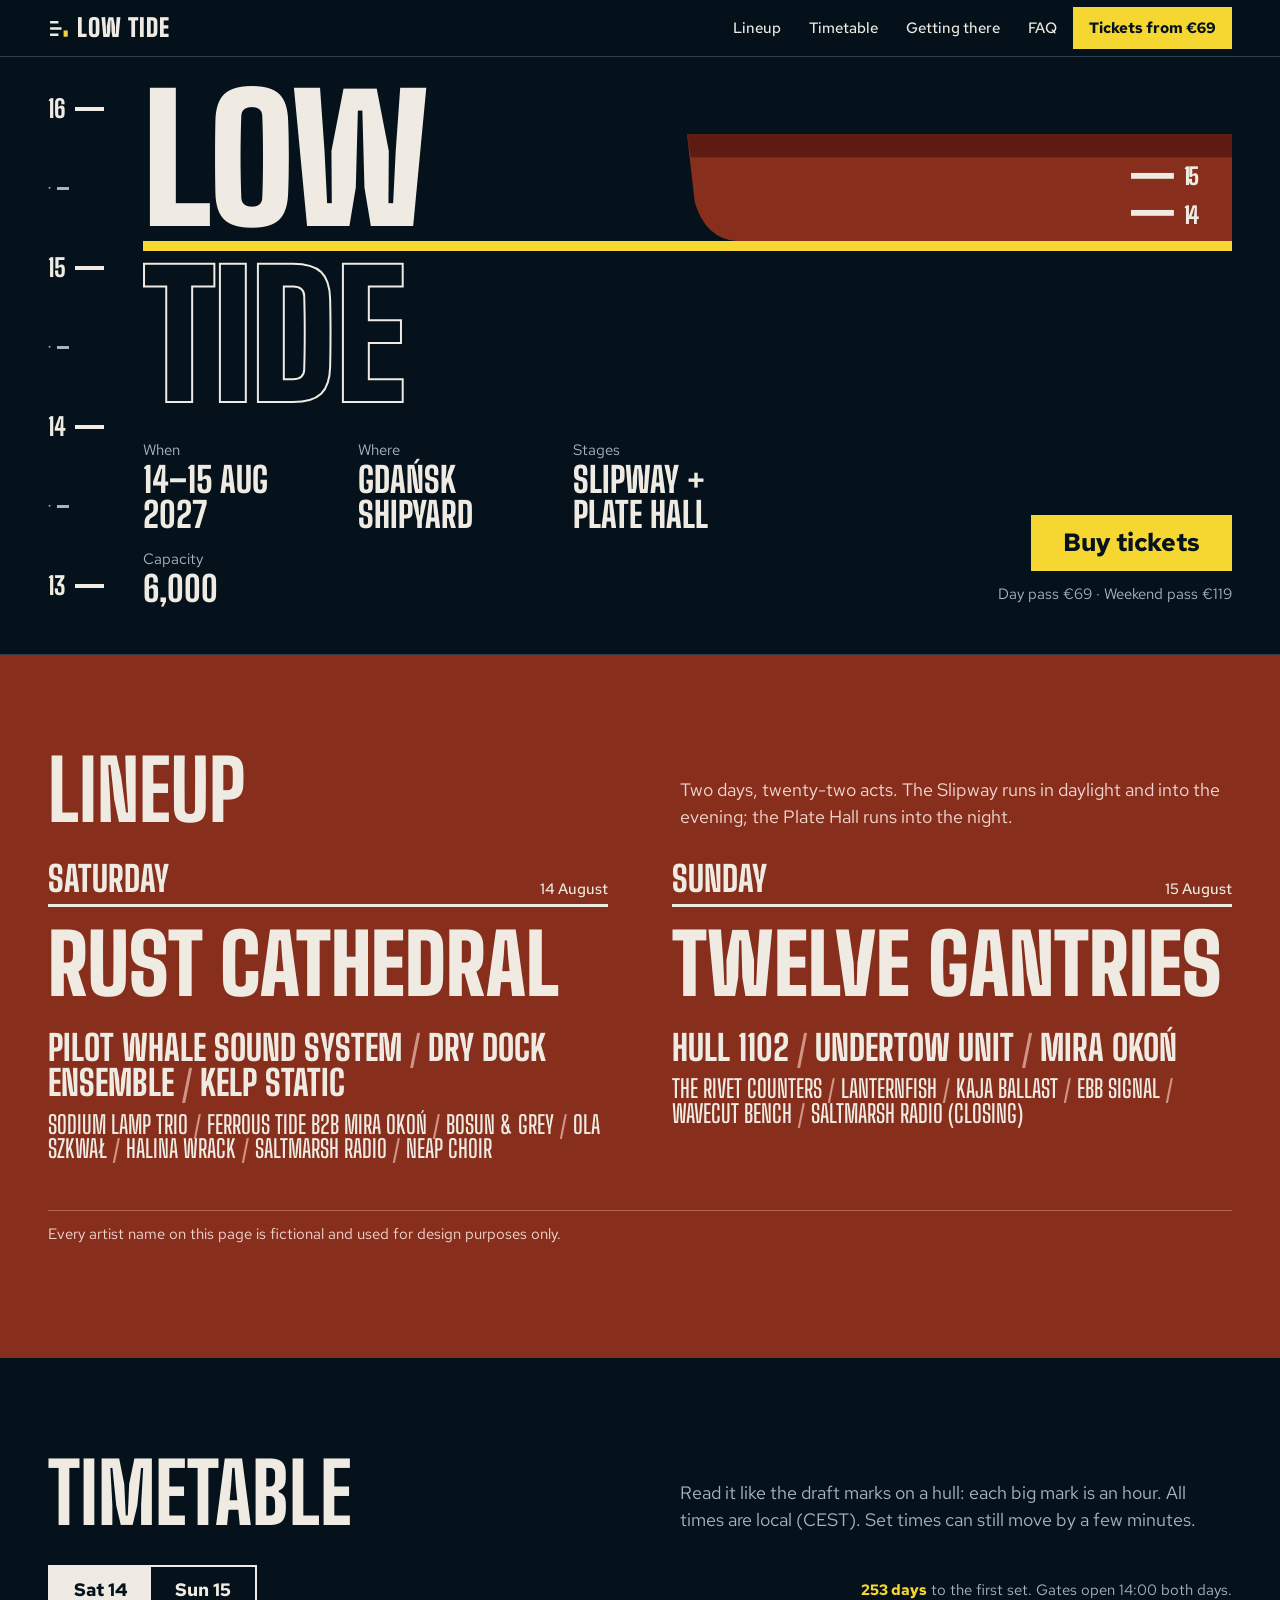
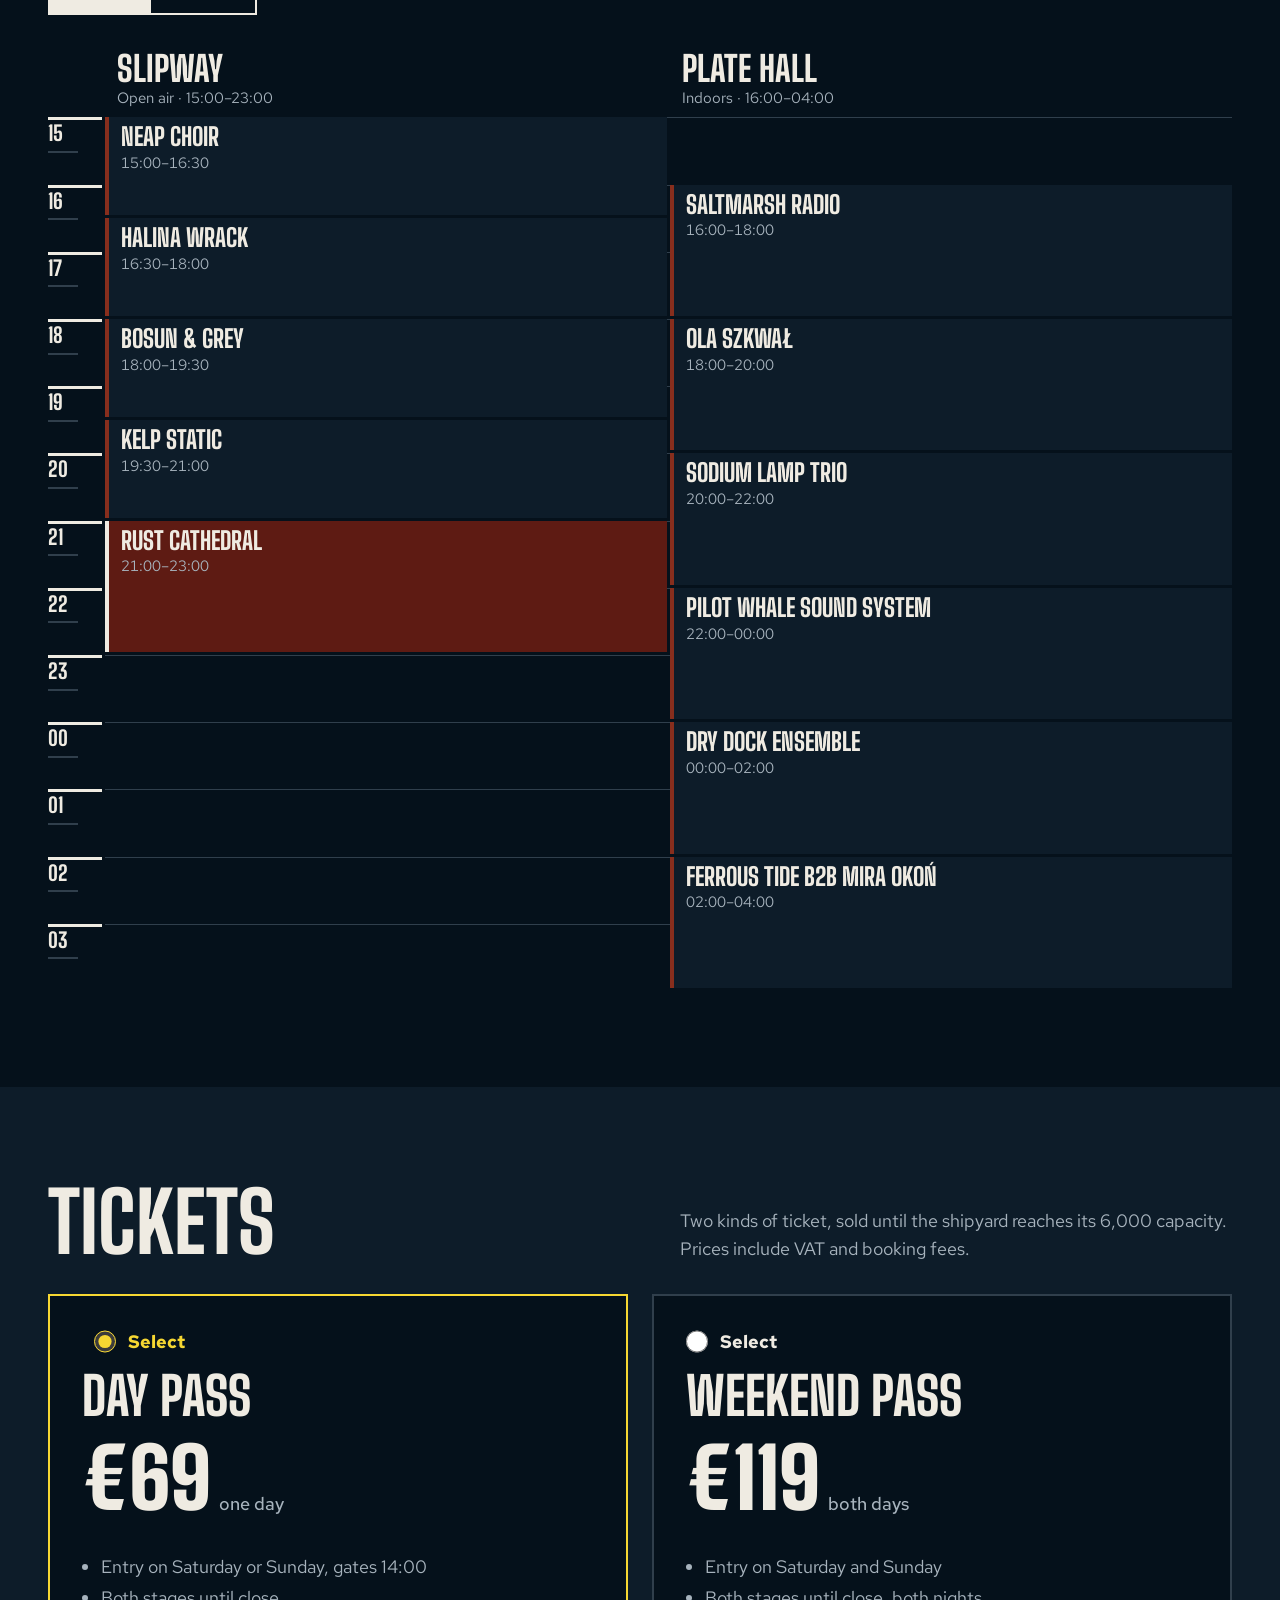
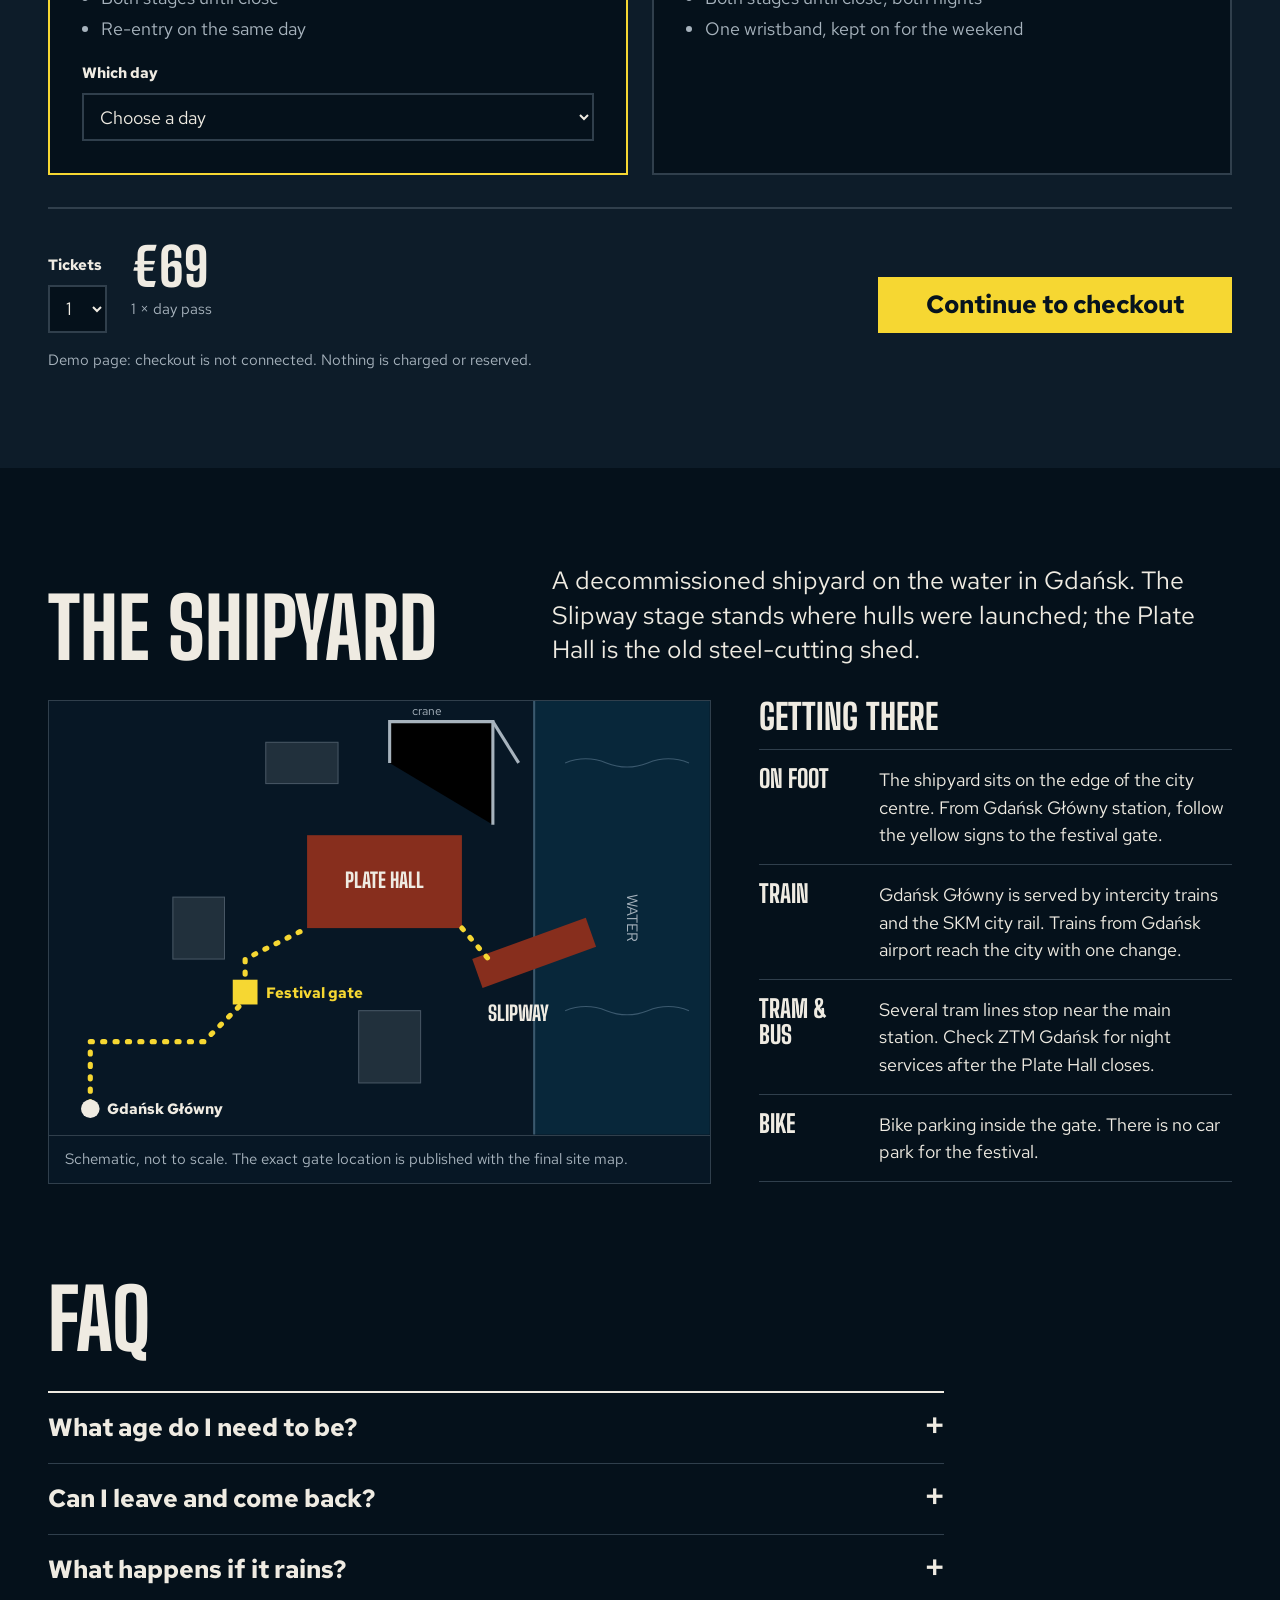
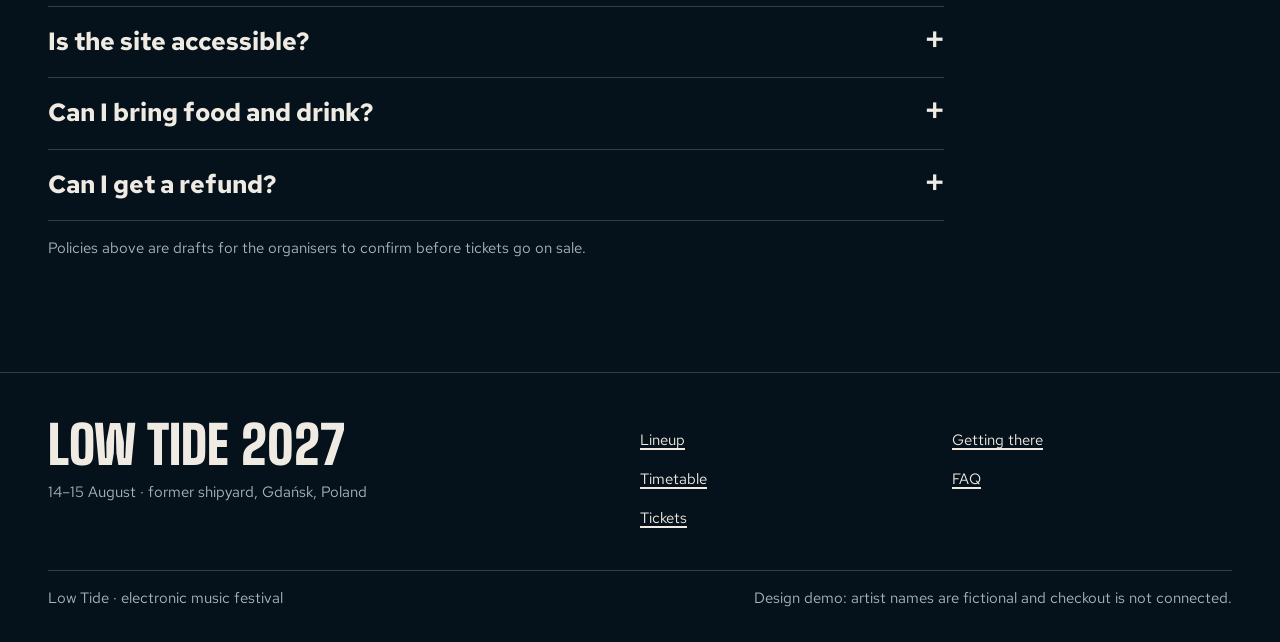
<file: showcase/briefs/festival/current.html>
<!doctype html>
<html lang="en">
<head>
<meta charset="utf-8">
<meta name="viewport" content="width=device-width, initial-scale=1">
<title>Low Tide 2027 · Electronic music in Gdańsk shipyard, 14–15 August</title>
<meta name="description" content="Low Tide: two days of electronic music in a decommissioned Gdańsk shipyard, 14–15 August 2027. Two stages, 6,000 capacity. Day pass €69, weekend pass €119.">
<meta name="robots" content="index,follow,max-image-preview:large">
<meta name="theme-color" content="#0d1724">
<meta property="og:title" content="Low Tide 2027 · Gdańsk shipyard, 14–15 August">
<meta property="og:description" content="Two stages on a slipway and in a plate hall. Day pass €69, weekend pass €119.">
<meta property="og:type" content="website">
<link rel="icon" href="data:image/svg+xml,%3Csvg xmlns='http://www.w3.org/2000/svg' viewBox='0 0 32 32'%3E%3Crect width='32' height='32' fill='%230d1724'/%3E%3Cpath d='M6 8h10M6 16h14M6 24h10' stroke='%23f1ece0' stroke-width='3'/%3E%3Crect x='22' y='20' width='6' height='8' fill='%23f3d33b'/%3E%3C/svg%3E">
<link rel="preconnect" href="https://fonts.googleapis.com">
<link rel="preconnect" href="https://fonts.gstatic.com" crossorigin>
<link href="https://fonts.googleapis.com/css2?family=Big+Shoulders+Display:wght@600;800;900&family=Red+Hat+Text:wght@400;500;700&display=swap" rel="stylesheet">
<script type="application/ld+json">
{"@context":"https://schema.org","@type":"MusicEvent","name":"Low Tide 2027","startDate":"2027-08-14T14:00+02:00","endDate":"2027-08-16T02:00+02:00","eventAttendanceMode":"https://schema.org/OfflineEventAttendanceMode","location":{"@type":"Place","name":"Former shipyard, Gdańsk","address":{"@type":"PostalAddress","addressLocality":"Gdańsk","addressCountry":"PL"}},"offers":[{"@type":"Offer","name":"Day pass","price":"69","priceCurrency":"EUR"},{"@type":"Offer","name":"Weekend pass","price":"119","priceCurrency":"EUR"}]}
</script>
<style>
:root {
  --font-display: "Big Shoulders Display", "Arial Narrow", "Helvetica Neue Condensed", Impact, sans-serif;
  --font-text: "Red Hat Text", "Segoe UI", system-ui, sans-serif;
  /* palette: hull at night */
  --hue: 245;
  --ground: oklch(17% 0.028 var(--hue));      /* Baltic at night */
  --surface: oklch(22% 0.032 var(--hue));
  --line: oklch(36% 0.03 var(--hue));
  --ink: oklch(94% 0.012 85);                 /* draft-mark white paint */
  --muted: oklch(76% 0.02 var(--hue));
  --oxide: oklch(43% 0.125 33);               /* red-oxide hull primer: big fields */
  --oxide-deep: oklch(33% 0.1 30);
  --signal: oklch(88% 0.17 98);               /* sodium/safety yellow: tickets + now */
  --on-signal: oklch(18% 0.03 var(--hue));
  --signal-hover: oklch(93% 0.13 98);
  --focus: oklch(88% 0.17 98);
  --error: oklch(78% 0.14 30);
  --space-1: 0.25rem; --space-2: 0.5rem; --space-3: 0.75rem; --space-4: 1rem;
  --space-5: 1.5rem; --space-6: 2rem; --space-7: 3rem; --space-8: 4rem; --space-9: 6rem; --space-10: 8rem;
  --step--1: clamp(0.86rem, 0.83rem + 0.12vw, 0.93rem);
  --step-0: clamp(1rem, 0.96rem + 0.2vw, 1.1rem);
  --step-1: clamp(1.25rem, 1.15rem + 0.5vw, 1.55rem);
  --step-2: clamp(1.6rem, 1.4rem + 1vw, 2.3rem);
  --step-3: clamp(2.1rem, 1.7rem + 2vw, 3.4rem);
  --step-4: clamp(2.8rem, 2rem + 4vw, 5.6rem);
  --step-5: clamp(4.6rem, 2rem + 11vw, 15rem);
  --radius: 0px;
  --control-h: 3rem;
  --ease-out: cubic-bezier(0.2, 0.8, 0.2, 1);
  --dur-1: 140ms; --dur-2: 280ms;
  --row: 2.1rem;
}
*, *::before, *::after { box-sizing: border-box; }
html { -webkit-text-size-adjust: 100%; text-size-adjust: 100%; }
@media (prefers-reduced-motion: no-preference) { html { scroll-behavior: smooth; } }
body { margin: 0; background: var(--ground); color: var(--ink); font-family: var(--font-text); font-size: var(--step-0); line-height: 1.55; font-synthesis: none; }
::selection { background: var(--signal); color: var(--on-signal); }
h1, h2, h3 { font-family: var(--font-display); font-weight: 800; line-height: 0.95; margin: 0; text-transform: uppercase; text-wrap: balance; }
p { margin: 0 0 var(--space-4); text-wrap: pretty; }
a { color: var(--ink); text-underline-offset: 0.2em; text-decoration-thickness: 1.5px; }
a:hover { text-decoration-color: var(--signal); }
:focus-visible { outline: 3px solid var(--focus); outline-offset: 3px; }
time, .num, table { font-variant-numeric: tabular-nums; }
.wrap { width: min(100% - 2 * clamp(1rem, 4vw, 3rem), 84rem); margin-inline: auto; }
.visually-hidden { position: absolute !important; width: 1px; height: 1px; overflow: hidden; clip: rect(0 0 0 0); white-space: nowrap; }
.skip { position: absolute; left: 1rem; top: -4rem; background: var(--signal); color: var(--on-signal); padding: .5rem 1rem; z-index: 20; }
.skip:focus { top: 1rem; }
[id] { scroll-margin-top: 4.5rem; }

.btn { display: inline-flex; align-items: center; justify-content: center; gap: .6em; min-height: var(--control-h); padding: 0 var(--space-5); background: var(--signal); color: var(--on-signal); font: 700 var(--step-0)/1 var(--font-text); text-decoration: none; border: 0; cursor: pointer; border-radius: var(--radius); transition: background-color var(--dur-1) var(--ease-out); }
.btn:hover { background: var(--signal-hover); }
.btn:active { transform: translateY(1px); }
.btn:focus-visible { outline-color: var(--ink); }
.btn.ghost { background: transparent; color: var(--ink); box-shadow: inset 0 0 0 2px var(--ink); }
.btn.ghost:hover { background: var(--ink); color: var(--ground); }

/* top bar */
.bar { position: sticky; top: 0; z-index: 10; background: color-mix(in oklch, var(--ground), transparent 6%); border-bottom: 1px solid var(--line); }
.bar-in { display: flex; align-items: center; justify-content: space-between; gap: var(--space-4); min-height: 3.5rem; }
.logo { font-family: var(--font-display); font-weight: 900; font-size: var(--step-1); text-transform: uppercase; letter-spacing: .04em; text-decoration: none; display: flex; align-items: center; gap: .5rem; }
.logo svg { width: 1.3rem; height: 1.3rem; }
.bar nav ul { list-style: none; display: flex; gap: var(--space-1); margin: 0; padding: 0; align-items: center; }
.bar nav a:not(.btn) { display: block; padding: var(--space-3); text-decoration: none; font-weight: 500; font-size: var(--step--1); }
.bar nav a:not(.btn):hover { color: var(--signal); }
.bar .btn { min-height: 2.6rem; padding-inline: var(--space-4); font-size: var(--step--1); }
@media (max-width: 860px) { .bar nav li:not(:last-child) { display: none; } }

/* poster */
.poster { position: relative; overflow: hidden; border-bottom: 1px solid var(--line); }
.poster-grid { display: grid; grid-template-columns: auto 1fr; gap: 0 clamp(1rem, 3vw, 3rem); padding-block: var(--space-6) var(--space-7); }
.draft { grid-row: 1 / 3; display: flex; flex-direction: column; justify-content: space-between; padding-block: var(--space-2); font-family: var(--font-display); font-weight: 800; font-size: var(--step-1); line-height: 1; color: var(--ink); min-height: 100%; }
.draft span { display: flex; align-items: center; gap: .35em; }
.draft span::after { content: ""; width: 1.2em; height: .16em; background: var(--ink); }
.draft span:nth-child(even) { color: var(--muted); font-size: .7em; }
.draft span:nth-child(even)::after { width: .7em; background: var(--muted); }
.poster h1 { font-size: var(--step-5); font-weight: 900; line-height: .82; letter-spacing: -0.01em; }
.poster h1 .wl { display: block; color: var(--ground); -webkit-text-stroke: 2px var(--ink); paint-order: stroke; }
.poster h1 .wl { color: transparent; }
.poster h1 .waterline { display: block; height: .06em; background: var(--signal); margin: .06em 0 .08em; width: 100%; }
.poster-facts { display: grid; gap: var(--space-5); margin-top: var(--space-6); align-items: end; }
.poster-facts dl { margin: 0; display: grid; grid-template-columns: repeat(auto-fit, minmax(9rem, 1fr)); gap: var(--space-4) var(--space-5); }
.poster-facts dt { font-size: var(--step--1); color: var(--muted); }
.poster-facts dd { margin: 0; font-family: var(--font-display); font-weight: 800; font-size: var(--step-2); text-transform: uppercase; line-height: 1; }
.cta { display: flex; flex-wrap: wrap; gap: var(--space-3); align-items: center; }
.cta .btn { min-height: 3.5rem; font-size: var(--step-1); padding-inline: var(--space-6); }
.cta p { margin: 0; font-size: var(--step--1); color: var(--muted); }
@media (min-width: 980px) { .poster-facts { grid-template-columns: 1.4fr 1fr; } .cta { justify-content: flex-end; } }
.poster h1 .waterline { position: relative; }
.hull { position: absolute; right: 0; bottom: 100%; height: .62em; width: auto; max-width: 62%; }
@media (max-width: 600px) { .hull { height: .4em; } }
.poster-grid { position: relative; z-index: 1; }

/* section heads */
.sec { padding-block: var(--space-9); }
.sec-head { display: flex; flex-wrap: wrap; align-items: end; justify-content: space-between; gap: var(--space-4); margin-bottom: var(--space-6); }
.sec-head h2 { font-size: var(--step-4); }
.sec-head p { max-width: 46ch; margin: 0; color: var(--muted); }

/* lineup on oxide */
.lineup { background: var(--oxide); color: var(--ink); }
.lineup .sec-head p { color: oklch(90% 0.03 40); }
.days2 { display: grid; gap: var(--space-7); }
@media (min-width: 900px) { .days2 { grid-template-columns: 1fr 1fr; gap: var(--space-8); } }
.lineup h3 { font-size: var(--step-2); border-bottom: 3px solid var(--ink); padding-bottom: var(--space-2); margin-bottom: var(--space-4); display: flex; justify-content: space-between; }
.lineup h3 small { font-family: var(--font-text); font-size: var(--step--1); text-transform: none; font-weight: 500; align-self: end; }
.bill { list-style: none; margin: 0; padding: 0; font-family: var(--font-display); text-transform: uppercase; line-height: 1; }
.bill li { display: inline; font-weight: 800; }
.bill li:not(:last-child)::after { content: " / "; color: oklch(72% 0.08 35); font-weight: 600; }
.bill .t1 { display: block; font-size: var(--step-4); font-weight: 900; margin-bottom: var(--space-3); }
.bill .t1::after, .bill-rows > li::after { content: none !important; }
.bill .t2 { font-size: var(--step-2); }
.bill .t3 { font-size: var(--step-1); font-weight: 600; }
.bill-rows { display: grid; gap: var(--space-3); }
.fictional { margin-top: var(--space-7); font-size: var(--step--1); color: oklch(90% 0.03 40); border-top: 1px solid oklch(60% 0.1 35); padding-top: var(--space-3); }

/* timetable */
.tt-controls { display: flex; flex-wrap: wrap; gap: var(--space-4); align-items: center; justify-content: space-between; margin-bottom: var(--space-5); }
.daytabs { display: inline-flex; border: 2px solid var(--ink); }
.daytabs button { font: 700 var(--step-0)/1 var(--font-text); background: none; color: var(--ink); border: 0; padding: 0 var(--space-5); min-height: 2.9rem; cursor: pointer; }
.daytabs button[aria-pressed="true"] { background: var(--ink); color: var(--ground); }
.daytabs button:focus-visible { outline-offset: 2px; }
.now-note { font-size: var(--step--1); color: var(--muted); margin: 0; }
.now-note strong { color: var(--signal); }
.tt { display: grid; grid-template-columns: 3.4rem 1fr 1fr; grid-template-rows: auto repeat(26, var(--row)); column-gap: 3px; position: relative; }
.tt .stage-h { grid-row: 1; padding: 0 var(--space-3) var(--space-3); font-family: var(--font-display); font-weight: 800; font-size: var(--step-2); text-transform: uppercase; line-height: 1; position: sticky; top: 3.5rem; background: var(--ground); z-index: 2; padding-top: var(--space-3); }
.tt .stage-h small { display: block; font-family: var(--font-text); text-transform: none; font-weight: 400; font-size: var(--step--1); color: var(--muted); margin-top: var(--space-1); }
.tt .mark { grid-column: 1; font-family: var(--font-display); font-weight: 800; font-size: 1.3rem; line-height: 1; display: flex; align-items: flex-start; gap: .3rem; border-top: 3px solid var(--ink); padding-top: 3px; }
.tt .mark.half { border-top: 2px solid var(--line); width: 55%; }
.tt .rule { grid-column: 2 / 4; border-top: 1px solid var(--line); pointer-events: none; }
.set { margin: 0 0 3px; padding: var(--space-2) var(--space-3); background: var(--surface); border-left: 4px solid var(--oxide); display: flex; flex-direction: column; gap: 2px; overflow: hidden; position: relative; z-index: 1; }
.set b { font-family: var(--font-display); font-weight: 800; font-size: var(--step-1); text-transform: uppercase; line-height: 1; }
.set time { font-size: var(--step--1); color: var(--muted); }
.set.head { background: var(--oxide-deep); border-left-color: var(--ink); }
.set.now { background: var(--signal); color: var(--on-signal); border-left-color: var(--on-signal); }
.set.now time { color: var(--on-signal); }
.set.now::after { content: "Playing now"; font-size: var(--step--1); font-weight: 700; }
.ttday[hidden] { display: none; }
.ttday h3.dayname { font-size: var(--step-2); margin-bottom: var(--space-4); }
.js .ttday h3.dayname { position: absolute; width: 1px; height: 1px; overflow: hidden; clip: rect(0 0 0 0); }
.ttday + .ttday { margin-top: var(--space-8); }
.js .ttday + .ttday { margin-top: 0; }
@media (max-width: 560px) { .tt { grid-template-columns: 2.6rem 1fr 1fr; --row: 2.4rem; } .set { padding: var(--space-1) var(--space-2); } .set b { font-size: 1.05rem; } .tt .stage-h { font-size: var(--step-1); padding-inline: var(--space-2); } }

/* tickets */
.tickets { background: var(--surface); }
.tiers { display: grid; gap: var(--space-5); }
@media (min-width: 820px) { .tiers { grid-template-columns: 1fr 1fr; } }
.tier { border: 2px solid var(--line); padding: var(--space-6); display: grid; gap: var(--space-4); align-content: start; background: var(--ground); position: relative; }
.tier:has(input:checked) { border-color: var(--signal); }
.tier:has(input:checked) .pick { color: var(--signal); }
.tier:has(input:checked) .pick::before { content: ""; }
.tier h3 { font-size: var(--step-3); }
.tier .price { font-family: var(--font-display); font-weight: 900; font-size: var(--step-4); line-height: 1; }
.tier .price small { font-family: var(--font-text); font-weight: 500; font-size: var(--step-0); color: var(--muted); margin-left: .4em; }
.tier ul { margin: 0; padding-left: 1.1em; color: var(--muted); }
.tier ul li { margin-bottom: var(--space-1); }
.pick { display: flex; align-items: center; gap: var(--space-3); font-weight: 700; cursor: pointer; }
.pick input { width: 1.4rem; height: 1.4rem; accent-color: var(--signal); margin: 0; }
.tier label.pick::after { content: ""; position: absolute; inset: 0; }
.tier select, .order select { position: relative; z-index: 1; }
select { font: inherit; background: var(--ground); color: var(--ink); border: 2px solid var(--line); min-height: var(--control-h); padding: 0 var(--space-3); border-radius: 0; }
select:focus-visible { outline: 3px solid var(--focus); outline-offset: 2px; }
.field { display: grid; gap: var(--space-2); align-content: start; }
.field label { font-weight: 700; font-size: var(--step--1); }
.order { margin-top: var(--space-6); display: grid; gap: var(--space-5); align-items: end; border-top: 2px solid var(--line); padding-top: var(--space-6); }
@media (min-width: 820px) { .order { grid-template-columns: auto 1fr auto; } }
.total { font-family: var(--font-display); font-weight: 800; font-size: var(--step-3); text-transform: uppercase; line-height: 1; }
.total small { display: block; font-family: var(--font-text); text-transform: none; font-weight: 400; font-size: var(--step--1); color: var(--muted); margin-top: var(--space-2); }
.error { color: var(--error); font-weight: 700; font-size: var(--step--1); margin: 0; }
.error:empty { display: none; }
.demo { font-size: var(--step--1); color: var(--muted); margin: var(--space-4) 0 0; }
.done { margin-top: var(--space-5); border: 2px solid var(--signal); padding: var(--space-5); }
.done h3 { font-size: var(--step-2); margin-bottom: var(--space-2); }
.done p { margin: 0; }

/* venue */
.venue-grid { display: grid; gap: var(--space-7); }
@media (min-width: 980px) { .venue-grid { grid-template-columns: 7fr 5fr; align-items: start; } }
.map { border: 1px solid var(--line); background: oklch(20% 0.035 var(--hue)); }
.map svg { display: block; width: 100%; height: auto; }
.map figcaption { padding: var(--space-3) var(--space-4); font-size: var(--step--1); color: var(--muted); border-top: 1px solid var(--line); }
.routes { list-style: none; margin: 0; padding: 0; display: grid; gap: 0; }
.routes li { display: grid; grid-template-columns: 6.5rem 1fr; gap: var(--space-4); padding: var(--space-4) 0; border-top: 1px solid var(--line); }
.routes li:last-child { border-bottom: 1px solid var(--line); }
.routes b { font-family: var(--font-display); font-weight: 800; text-transform: uppercase; font-size: var(--step-1); line-height: 1.05; }
.routes p { margin: 0; }
.venue h3 { font-size: var(--step-2); margin-bottom: var(--space-4); }
.venue .lede { font-size: var(--step-1); max-width: 40ch; line-height: 1.4; }

/* faq */
.faq-list { border-top: 2px solid var(--ink); max-width: 56rem; }
details { border-bottom: 1px solid var(--line); }
summary { cursor: pointer; list-style: none; display: flex; justify-content: space-between; gap: var(--space-4); padding: var(--space-4) 0; font-weight: 700; font-size: var(--step-1); }
summary::-webkit-details-marker { display: none; }
summary::after { content: "+"; font-family: var(--font-display); font-size: 1.6em; line-height: .8; flex: none; transition: transform var(--dur-1) var(--ease-out); }
details[open] summary::after { transform: rotate(45deg); }
summary:hover { color: var(--signal); }
details > div { padding: 0 0 var(--space-5); max-width: 62ch; color: var(--muted); }
details > div p:last-child { margin: 0; }
.faq-note { margin-top: var(--space-4); font-size: var(--step--1); color: var(--muted); }

/* footer */
footer { border-top: 1px solid var(--line); padding-block: var(--space-7) var(--space-6); font-size: var(--step--1); color: var(--muted); }
.foot { display: grid; gap: var(--space-6); }
@media (min-width: 820px) { .foot { grid-template-columns: 2fr 1fr 1fr; } }
.foot .big { font-family: var(--font-display); font-weight: 900; font-size: var(--step-3); text-transform: uppercase; color: var(--ink); line-height: .9; margin-bottom: var(--space-3); }
.foot ul { list-style: none; margin: 0; padding: 0; }
.foot ul a { display: inline-block; padding-block: var(--space-2); }
.fine { margin-top: var(--space-6); padding-top: var(--space-4); border-top: 1px solid var(--line); display: flex; flex-wrap: wrap; justify-content: space-between; gap: var(--space-2); }

@media (prefers-reduced-motion: no-preference) {
}
@media print { .bar, .hull, .tickets, .daytabs { display: none; } .ttday[hidden] { display: block; } body { background: #fff; color: #000; } }
</style>
</head>
<body>
<a class="skip" href="#main">Skip to content</a>
<header class="bar">
  <div class="wrap bar-in">
    <a class="logo" href="#main" aria-label="Low Tide, top of page">
      <svg viewBox="0 0 20 20" aria-hidden="true"><path d="M2 4h8M2 10h11M2 16h8" stroke="currentColor" stroke-width="2.4"/><rect x="15" y="12" width="4" height="6" fill="#f3d33b"/></svg>
      Low Tide
    </a>
    <nav aria-label="Main">
      <ul>
        <li><a href="#lineup">Lineup</a></li>
        <li><a href="#timetable">Timetable</a></li>
        <li><a href="#venue">Getting there</a></li>
        <li><a href="#faq">FAQ</a></li>
        <li><a class="btn" href="#tickets">Tickets from €69</a></li>
      </ul>
    </nav>
  </div>
</header>

<main id="main">
  <section class="poster" aria-labelledby="h1">
    <div class="wrap poster-grid">
      <div class="draft" aria-hidden="true"><span>16</span><span>·</span><span>15</span><span>·</span><span>14</span><span>·</span><span>13</span></div>
      <div>
        <h1 id="h1"><span>Low</span><span class="waterline" aria-hidden="true"><svg class="hull" viewBox="0 0 600 110" focusable="false"><path d="M40 0 H600 V110 H95 Q60 110 48 70 Z" fill="oklch(43% 0.125 33)"/><path d="M40 0 H600 V24 H44 Z" fill="oklch(33% 0.1 30)"/><g fill="oklch(94% 0.012 85)"><rect x="496" y="40" width="44" height="6"/><rect x="496" y="78" width="44" height="6"/><text x="550" y="52" font-family="Big Shoulders Display, Impact, sans-serif" font-weight="800" font-size="24">15</text><text x="550" y="92" font-family="Big Shoulders Display, Impact, sans-serif" font-weight="800" font-size="24">14</text></g></svg></span><span class="wl">Tide</span><span class="visually-hidden"> 2027, electronic music festival</span></h1>
      </div>
      <div class="poster-facts">
        <dl>
          <div><dt>When</dt><dd><time datetime="2027-08-14">14</time>–<time datetime="2027-08-15">15 Aug</time> 2027</dd></div>
          <div><dt>Where</dt><dd>Gdańsk shipyard</dd></div>
          <div><dt>Stages</dt><dd>Slipway + Plate Hall</dd></div>
          <div><dt>Capacity</dt><dd>6,000</dd></div>
        </dl>
        <div class="cta">
          <a class="btn" href="#tickets">Buy tickets</a>
          <p>Day pass €69 · Weekend pass €119</p>
        </div>
      </div>
    </div>
  </section>

  <section class="sec lineup" id="lineup" aria-labelledby="lineup-h">
    <div class="wrap">
      <div class="sec-head">
        <h2 id="lineup-h">Lineup</h2>
        <p>Two days, twenty-two acts. The Slipway runs in daylight and into the evening; the Plate Hall runs into the night.</p>
      </div>
      <div class="days2">
        <div>
          <h3>Saturday <small>14 August</small></h3>
          <ul class="bill bill-rows">
            <li class="t1">Rust Cathedral</li>
            <li><ul class="bill"><li class="t2">Pilot Whale Sound System</li><li class="t2">Dry Dock Ensemble</li><li class="t2">Kelp Static</li></ul></li>
            <li><ul class="bill"><li class="t3">Sodium Lamp Trio</li><li class="t3">Ferrous Tide b2b Mira Okoń</li><li class="t3">Bosun &amp; Grey</li><li class="t3">Ola Szkwał</li><li class="t3">Halina Wrack</li><li class="t3">Saltmarsh Radio</li><li class="t3">Neap Choir</li></ul></li>
          </ul>
        </div>
        <div>
          <h3>Sunday <small>15 August</small></h3>
          <ul class="bill bill-rows">
            <li class="t1">Twelve Gantries</li>
            <li><ul class="bill"><li class="t2">Hull 1102</li><li class="t2">Undertow Unit</li><li class="t2">Mira Okoń</li></ul></li>
            <li><ul class="bill"><li class="t3">The Rivet Counters</li><li class="t3">Lanternfish</li><li class="t3">Kaja Ballast</li><li class="t3">Ebb Signal</li><li class="t3">Wavecut Bench</li><li class="t3">Saltmarsh Radio (closing)</li></ul></li>
          </ul>
        </div>
      </div>
      <p class="fictional">Every artist name on this page is fictional and used for design purposes only.</p>
    </div>
  </section>

  <section class="sec" id="timetable" aria-labelledby="tt-h">
    <div class="wrap">
      <div class="sec-head">
        <h2 id="tt-h">Timetable</h2>
        <p>Read it like the draft marks on a hull: each big mark is an hour. All times are local (CEST). Set times can still move by a few minutes.</p>
      </div>
      <div class="tt-controls">
        <div class="daytabs" role="group" aria-label="Choose a day" hidden>
          <button type="button" data-day="sat" aria-pressed="true">Sat 14</button>
          <button type="button" data-day="sun" aria-pressed="false">Sun 15</button>
        </div>
        <p class="now-note" id="now-note" aria-live="polite">Gates open 14:00 both days.</p>
      </div>

      <div class="ttday" id="tt-sat" data-date="2027-08-14">
        <h3 class="dayname">Saturday 14 August</h3>
        <div class="tt">
          <div class="stage-h" style="grid-column:2">Slipway<small>Open air · 15:00–23:00</small></div>
          <div class="stage-h" style="grid-column:3">Plate Hall<small>Indoors · 16:00–04:00</small></div>
          <!--TT-MARKS-->
          <div class="set" style="grid-column:2;grid-row:2/5" data-s="15:00" data-e="16:30"><b>Neap Choir</b><time>15:00–16:30</time></div>
          <div class="set" style="grid-column:2;grid-row:5/8" data-s="16:30" data-e="18:00"><b>Halina Wrack</b><time>16:30–18:00</time></div>
          <div class="set" style="grid-column:2;grid-row:8/11" data-s="18:00" data-e="19:30"><b>Bosun &amp; Grey</b><time>18:00–19:30</time></div>
          <div class="set" style="grid-column:2;grid-row:11/14" data-s="19:30" data-e="21:00"><b>Kelp Static</b><time>19:30–21:00</time></div>
          <div class="set head" style="grid-column:2;grid-row:14/18" data-s="21:00" data-e="23:00"><b>Rust Cathedral</b><time>21:00–23:00</time></div>
          <div class="set" style="grid-column:3;grid-row:4/8" data-s="16:00" data-e="18:00"><b>Saltmarsh Radio</b><time>16:00–18:00</time></div>
          <div class="set" style="grid-column:3;grid-row:8/12" data-s="18:00" data-e="20:00"><b>Ola Szkwał</b><time>18:00–20:00</time></div>
          <div class="set" style="grid-column:3;grid-row:12/16" data-s="20:00" data-e="22:00"><b>Sodium Lamp Trio</b><time>20:00–22:00</time></div>
          <div class="set" style="grid-column:3;grid-row:16/20" data-s="22:00" data-e="24:00"><b>Pilot Whale Sound System</b><time>22:00–00:00</time></div>
          <div class="set" style="grid-column:3;grid-row:20/24" data-s="24:00" data-e="26:00"><b>Dry Dock Ensemble</b><time>00:00–02:00</time></div>
          <div class="set" style="grid-column:3;grid-row:24/28" data-s="26:00" data-e="28:00"><b>Ferrous Tide b2b Mira Okoń</b><time>02:00–04:00</time></div>
        </div>
      </div>

      <div class="ttday" id="tt-sun" data-date="2027-08-15">
        <h3 class="dayname">Sunday 15 August</h3>
        <div class="tt">
          <div class="stage-h" style="grid-column:2">Slipway<small>Open air · 15:00–23:00</small></div>
          <div class="stage-h" style="grid-column:3">Plate Hall<small>Indoors · 16:00–02:00</small></div>
          <!--TT-MARKS-->
          <div class="set" style="grid-column:2;grid-row:2/5" data-s="15:00" data-e="16:30"><b>Wavecut Bench</b><time>15:00–16:30</time></div>
          <div class="set" style="grid-column:2;grid-row:5/8" data-s="16:30" data-e="18:00"><b>Kaja Ballast</b><time>16:30–18:00</time></div>
          <div class="set" style="grid-column:2;grid-row:8/11" data-s="18:00" data-e="19:30"><b>The Rivet Counters</b><time>18:00–19:30</time></div>
          <div class="set" style="grid-column:2;grid-row:11/14" data-s="19:30" data-e="21:00"><b>Undertow Unit</b><time>19:30–21:00</time></div>
          <div class="set head" style="grid-column:2;grid-row:14/18" data-s="21:00" data-e="23:00"><b>Twelve Gantries</b><time>21:00–23:00</time></div>
          <div class="set" style="grid-column:3;grid-row:4/8" data-s="16:00" data-e="18:00"><b>Ebb Signal</b><time>16:00–18:00</time></div>
          <div class="set" style="grid-column:3;grid-row:8/12" data-s="18:00" data-e="20:00"><b>Lanternfish</b><time>18:00–20:00</time></div>
          <div class="set" style="grid-column:3;grid-row:12/16" data-s="20:00" data-e="22:00"><b>Mira Okoń</b><time>20:00–22:00</time></div>
          <div class="set" style="grid-column:3;grid-row:16/20" data-s="22:00" data-e="24:00"><b>Hull 1102</b><time>22:00–00:00</time></div>
          <div class="set" style="grid-column:3;grid-row:20/24" data-s="24:00" data-e="26:00"><b>Saltmarsh Radio</b><time>00:00–02:00 · closing</time></div>
        </div>
      </div>
    </div>
  </section>

  <section class="sec tickets" id="tickets" aria-labelledby="tickets-h">
    <div class="wrap">
      <div class="sec-head">
        <h2 id="tickets-h">Tickets</h2>
        <p>Two kinds of ticket, sold until the shipyard reaches its 6,000 capacity. Prices include VAT and booking fees.</p>
      </div>
      <form id="buy" novalidate>
        <fieldset style="border:0;margin:0;padding:0;min-width:0">
          <legend class="visually-hidden">Ticket type</legend>
          <div class="tiers">
            <div class="tier">
              <label class="pick"><input type="radio" name="tier" value="day" checked> Select<span class="visually-hidden"> day pass</span></label>
              <h3>Day pass</h3>
              <p class="price">€69<small>one day</small></p>
              <ul><li>Entry on Saturday or Sunday, gates 14:00</li><li>Both stages until close</li><li>Re-entry on the same day</li></ul>
              <div class="field">
                <label for="dayof">Which day</label>
                <select id="dayof" name="dayof" aria-describedby="dayof-err">
                  <option value="">Choose a day</option>
                  <option value="sat">Saturday 14 August</option>
                  <option value="sun">Sunday 15 August</option>
                </select>
                <p class="error" id="dayof-err"></p>
              </div>
            </div>
            <div class="tier">
              <label class="pick"><input type="radio" name="tier" value="weekend"> Select<span class="visually-hidden"> weekend pass</span></label>
              <h3>Weekend pass</h3>
              <p class="price">€119<small>both days</small></p>
              <ul><li>Entry on Saturday and Sunday</li><li>Both stages until close, both nights</li><li>One wristband, kept on for the weekend</li></ul>
            </div>
          </div>
        </fieldset>
        <div class="order">
          <div class="field">
            <label for="qty">Tickets</label>
            <select id="qty" name="qty"><option>1</option><option>2</option><option>3</option><option>4</option><option>5</option><option>6</option></select>
          </div>
          <p class="total" id="total" aria-live="polite">€69<small>1 × day pass</small></p>
          <button class="btn" type="submit" style="min-height:3.5rem;font-size:var(--step-1);padding-inline:var(--space-7)">Continue to checkout</button>
        </div>
        <p class="demo">Demo page: checkout is not connected. Nothing is charged or reserved.</p>
        <div class="done" id="done" hidden tabindex="-1"></div>
      </form>
    </div>
  </section>

  <section class="sec venue" id="venue" aria-labelledby="venue-h">
    <div class="wrap">
      <div class="sec-head">
        <h2 id="venue-h">The shipyard</h2>
        <p class="lede" style="color:var(--ink)">A decommissioned shipyard on the water in Gdańsk. The Slipway stage stands where hulls were launched; the Plate Hall is the old steel-cutting shed.</p>
      </div>
      <div class="venue-grid">
        <figure class="map" style="margin:0">
          <svg viewBox="0 0 640 420" role="img" aria-labelledby="map-t map-d">
            <title id="map-t">Schematic site map</title>
            <desc id="map-d">The walking route runs from Gdańsk Główny station in the south-west to the festival gate, then on to the Plate Hall and the Slipway stage at the water's edge in the east.</desc>
            <rect x="470" y="0" width="170" height="420" fill="oklch(26% 0.05 240)"/>
            <path d="M470 0 V420" stroke="oklch(45% 0.05 240)" stroke-width="2"/>
            <g fill="none" stroke="oklch(45% 0.05 240)" stroke-width="1">
              <path d="M500 60 q20 -8 40 0 t40 0 t40 0"/><path d="M500 300 q20 -8 40 0 t40 0 t40 0"/>
            </g>
            <text x="560" y="210" fill="oklch(76% 0.02 245)" font-size="15" font-family="Red Hat Text, sans-serif" text-anchor="middle" transform="rotate(90 560 210)">WATER</text>
            <g fill="oklch(30% 0.03 245)" stroke="oklch(45% 0.03 245)">
              <rect x="210" y="40" width="70" height="40"/><rect x="300" y="300" width="60" height="70"/><rect x="120" y="190" width="50" height="60"/>
            </g>
            <rect x="250" y="130" width="150" height="90" fill="oklch(43% 0.125 33)"/>
            <text x="325" y="181" fill="oklch(94% 0.012 85)" font-size="20" font-weight="800" font-family="Big Shoulders Display, Impact, sans-serif" text-anchor="middle">PLATE HALL</text>
            <path d="M410 250 L520 210 L530 238 L420 278 Z" fill="oklch(43% 0.125 33)"/>
            <text x="425" y="310" fill="oklch(94% 0.012 85)" font-size="20" font-weight="800" font-family="Big Shoulders Display, Impact, sans-serif">SLIPWAY</text>
            <g stroke="oklch(76% 0.02 245)" stroke-width="3"><path d="M330 60 V20 H430 V120"/><path d="M430 20 L455 60"/></g>
            <text x="352" y="14" fill="oklch(76% 0.02 245)" font-size="12" font-family="Red Hat Text, sans-serif">crane</text>
            <path d="M40 390 L40 330 L150 330 L190 290 L190 250 L250 220 M400 220 L430 255" fill="none" stroke="oklch(88% 0.17 98)" stroke-width="5" stroke-dasharray="2 10" stroke-linecap="round"/>
            <rect x="178" y="270" width="24" height="24" fill="oklch(88% 0.17 98)"/>
            <text x="210" y="288" fill="oklch(88% 0.17 98)" font-size="15" font-weight="700" font-family="Red Hat Text, sans-serif">Festival gate</text>
            <circle cx="40" cy="395" r="9" fill="oklch(94% 0.012 85)"/>
            <text x="56" y="400" fill="oklch(94% 0.012 85)" font-size="15" font-weight="700" font-family="Red Hat Text, sans-serif">Gdańsk Główny</text>
          </svg>
          <figcaption>Schematic, not to scale. The exact gate location is published with the final site map.</figcaption>
        </figure>
        <div>
          <h3>Getting there</h3>
          <ul class="routes">
            <li><b>On foot</b><p>The shipyard sits on the edge of the city centre. From Gdańsk Główny station, follow the yellow signs to the festival gate.</p></li>
            <li><b>Train</b><p>Gdańsk Główny is served by intercity trains and the SKM city rail. Trains from Gdańsk airport reach the city with one change.</p></li>
            <li><b>Tram &amp; bus</b><p>Several tram lines stop near the main station. Check ZTM Gdańsk for night services after the Plate Hall closes.</p></li>
            <li><b>Bike</b><p>Bike parking inside the gate. There is no car park for the festival.</p></li>
          </ul>
        </div>
      </div>
    </div>
  </section>

  <section class="sec" id="faq" aria-labelledby="faq-h" style="padding-top:0">
    <div class="wrap">
      <div class="sec-head"><h2 id="faq-h">FAQ</h2></div>
      <div class="faq-list">
        <details><summary>What age do I need to be?</summary><div><p>Low Tide is 18+. Bring photo ID; it is checked at the gate together with your ticket.</p></div></details>
        <details><summary>Can I leave and come back?</summary><div><p>Yes, on the same day. Your wristband is scanned on the way out and back in.</p></div></details>
        <details><summary>What happens if it rains?</summary><div><p>The Slipway is open air and plays in light rain. If the weather makes the stage unsafe, sets move into the Plate Hall where possible. Bring a waterproof layer: it is the Baltic coast.</p></div></details>
        <details><summary>Is the site accessible?</summary><div><p>The ground is old concrete and steel plate, mostly level. There is a step-free route from the gate to both stages, a viewing platform at the Slipway and accessible toilets. Write to the access team before the festival if you need a companion ticket.</p></div></details>
        <details><summary>Can I bring food and drink?</summary><div><p>Sealed water bottles up to 0.5 l are fine. Free water refill points are next to both stages. Other food and drink is sold on site.</p></div></details>
        <details><summary>Can I get a refund?</summary><div><p>Tickets are not refundable, but you can transfer a ticket to someone else's name until 7 August 2027.</p></div></details>
      </div>
      <p class="faq-note">Policies above are drafts for the organisers to confirm before tickets go on sale.</p>
    </div>
  </section>
</main>

<footer>
  <div class="wrap">
    <div class="foot">
      <div>
        <p class="big">Low Tide 2027</p>
        <p>14–15 August · former shipyard, Gdańsk, Poland</p>
      </div>
      <ul>
        <li><a href="#lineup">Lineup</a></li>
        <li><a href="#timetable">Timetable</a></li>
        <li><a href="#tickets">Tickets</a></li>
      </ul>
      <ul>
        <li><a href="#venue">Getting there</a></li>
        <li><a href="#faq">FAQ</a></li>
      </ul>
    </div>
    <div class="fine">
      <span>Low Tide · electronic music festival</span>
      <span>Design demo: artist names are fictional and checkout is not connected.</span>
    </div>
  </div>
</footer>

<script>
(() => {
  document.documentElement.classList.add("js");
  // Build draft-mark time axis into each timetable (static content stays visible without JS)
  for (const tt of document.querySelectorAll(".tt")) {
    let html = "";
    for (let i = 0; i < 26; i++) {
      const row = i + 2;
      const h = (15 + Math.floor(i / 2)) % 24;
      if (i % 2 === 0) html += `<div class="mark" style="grid-row:${row}" aria-hidden="true">${String(h).padStart(2, "0")}</div><div class="rule" style="grid-row:${row}" aria-hidden="true"></div>`;
      else html += `<div class="mark half" style="grid-row:${row}" aria-hidden="true"></div>`;
    }
    tt.insertAdjacentHTML("afterbegin", html);
  }

  // Day tabs
  const tabs = document.querySelector(".daytabs");
  tabs.hidden = false;
  const show = (d) => {
    tabs.querySelectorAll("button").forEach((b) => b.setAttribute("aria-pressed", String(b.dataset.day === d)));
    document.getElementById("tt-sat").hidden = d !== "sat";
    document.getElementById("tt-sun").hidden = d !== "sun";
  };
  tabs.addEventListener("click", (e) => { const b = e.target.closest("button"); if (b) show(b.dataset.day); });

  // Now playing (Europe/Warsaw); before the festival show a countdown
  const note = document.getElementById("now-note");
  const fmt = new Intl.DateTimeFormat("en-GB", { timeZone: "Europe/Warsaw", year: "numeric", month: "2-digit", day: "2-digit", hour: "2-digit", minute: "2-digit", hourCycle: "h23" });
  const p = Object.fromEntries(fmt.formatToParts(new Date()).map((x) => [x.type, x.value]));
  const today = `${p.year}-${p.month}-${p.day}`;
  let mins = +p.hour * 60 + +p.minute;
  let festDay = null;
  if (today === "2027-08-14" || (today === "2027-08-15" && mins < 240)) festDay = "sat";
  if ((today === "2027-08-15" && mins >= 240) || (today === "2027-08-16" && mins < 240)) festDay = "sun";
  if (festDay) {
    if (mins < 240) mins += 1440;
    show(festDay);
    const toM = (t) => { const [h, m] = t.split(":").map(Number); return h * 60 + m; };
    const playing = [...document.querySelectorAll(`#tt-${festDay} .set`)].filter((s) => toM(s.dataset.s) <= mins && mins < toM(s.dataset.e));
    playing.forEach((s) => s.classList.add("now"));
    note.innerHTML = playing.length ? `<strong>Playing now:</strong> ${playing.map((s) => s.querySelector("b").textContent).join(" and ")}` : "Between sets. Gates open 14:00.";
  } else {
    show("sat");
    const days = Math.ceil((Date.UTC(2027, 7, 14) - Date.UTC(+p.year, +p.month - 1, +p.day)) / 864e5);
    note.innerHTML = days > 0 ? `<strong>${days.toLocaleString("en-GB")} days</strong> to the first set. Gates open 14:00 both days.` : "Low Tide 2027 has finished. Thank you for coming.";
  }

  // Tickets
  const form = document.getElementById("buy");
  const total = document.getElementById("total");
  const dayof = document.getElementById("dayof");
  const eur = new Intl.NumberFormat("en-IE", { style: "currency", currency: "EUR", maximumFractionDigits: 0 });
  const update = () => {
    const tier = form.tier.value, q = +form.qty.value;
    const price = tier === "day" ? 69 : 119;
    dayof.disabled = tier !== "day";
    total.innerHTML = `${eur.format(price * q)}<small>${q} × ${tier === "day" ? "day pass" : "weekend pass"}</small>`;
  };
  form.addEventListener("change", update);
  form.addEventListener("submit", (e) => {
    e.preventDefault();
    const err = document.getElementById("dayof-err");
    if (form.tier.value === "day" && !dayof.value) {
      err.textContent = "Choose Saturday or Sunday for a day pass.";
      dayof.setAttribute("aria-invalid", "true");
      dayof.focus();
      return;
    }
    err.textContent = ""; dayof.removeAttribute("aria-invalid");
    const done = document.getElementById("done");
    done.hidden = false;
    done.innerHTML = `<h3>Checkout would open here</h3><p>${total.querySelector("small").textContent}${form.tier.value === "day" ? ", " + dayof.selectedOptions[0].text : ""}: ${total.firstChild.textContent}. This demo has no payment provider, so nothing was charged or reserved.</p>`;
    done.focus();
  });
  update();
})();
</script>
</body>
</html>
</file>
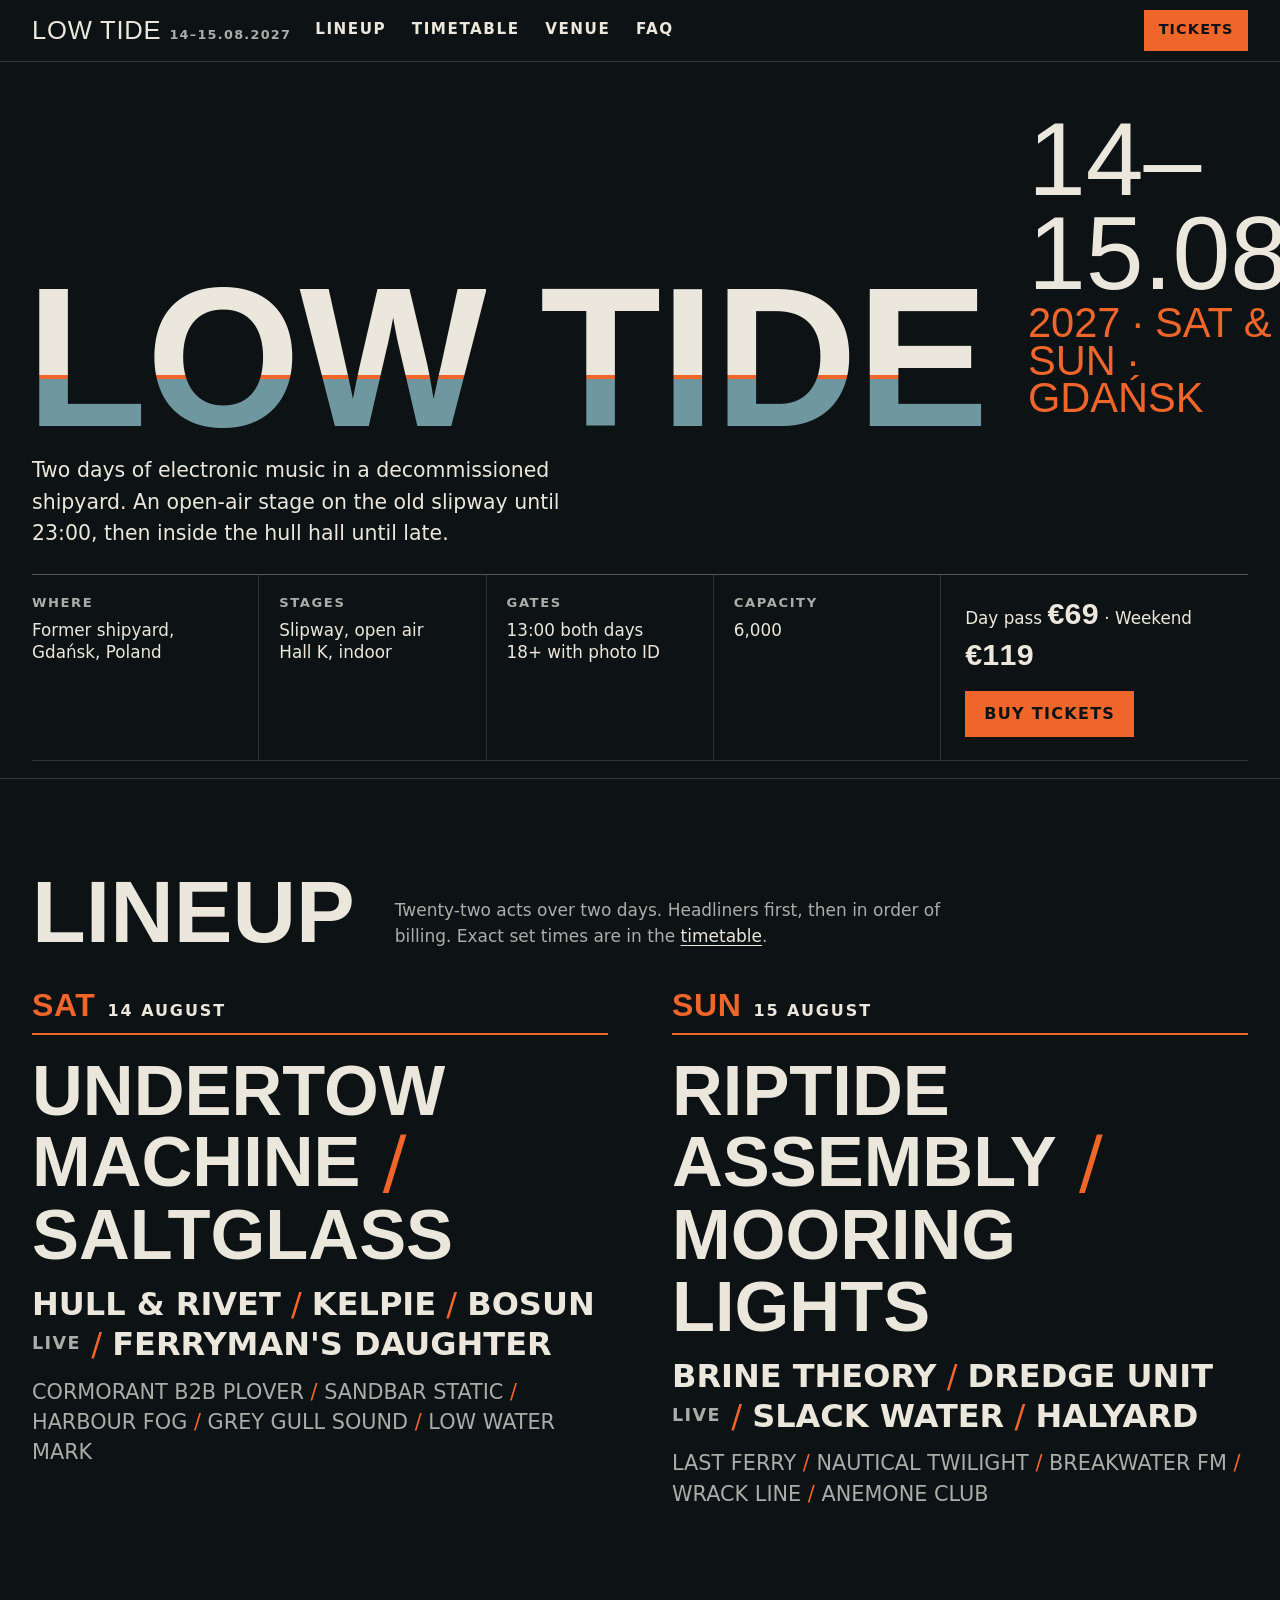
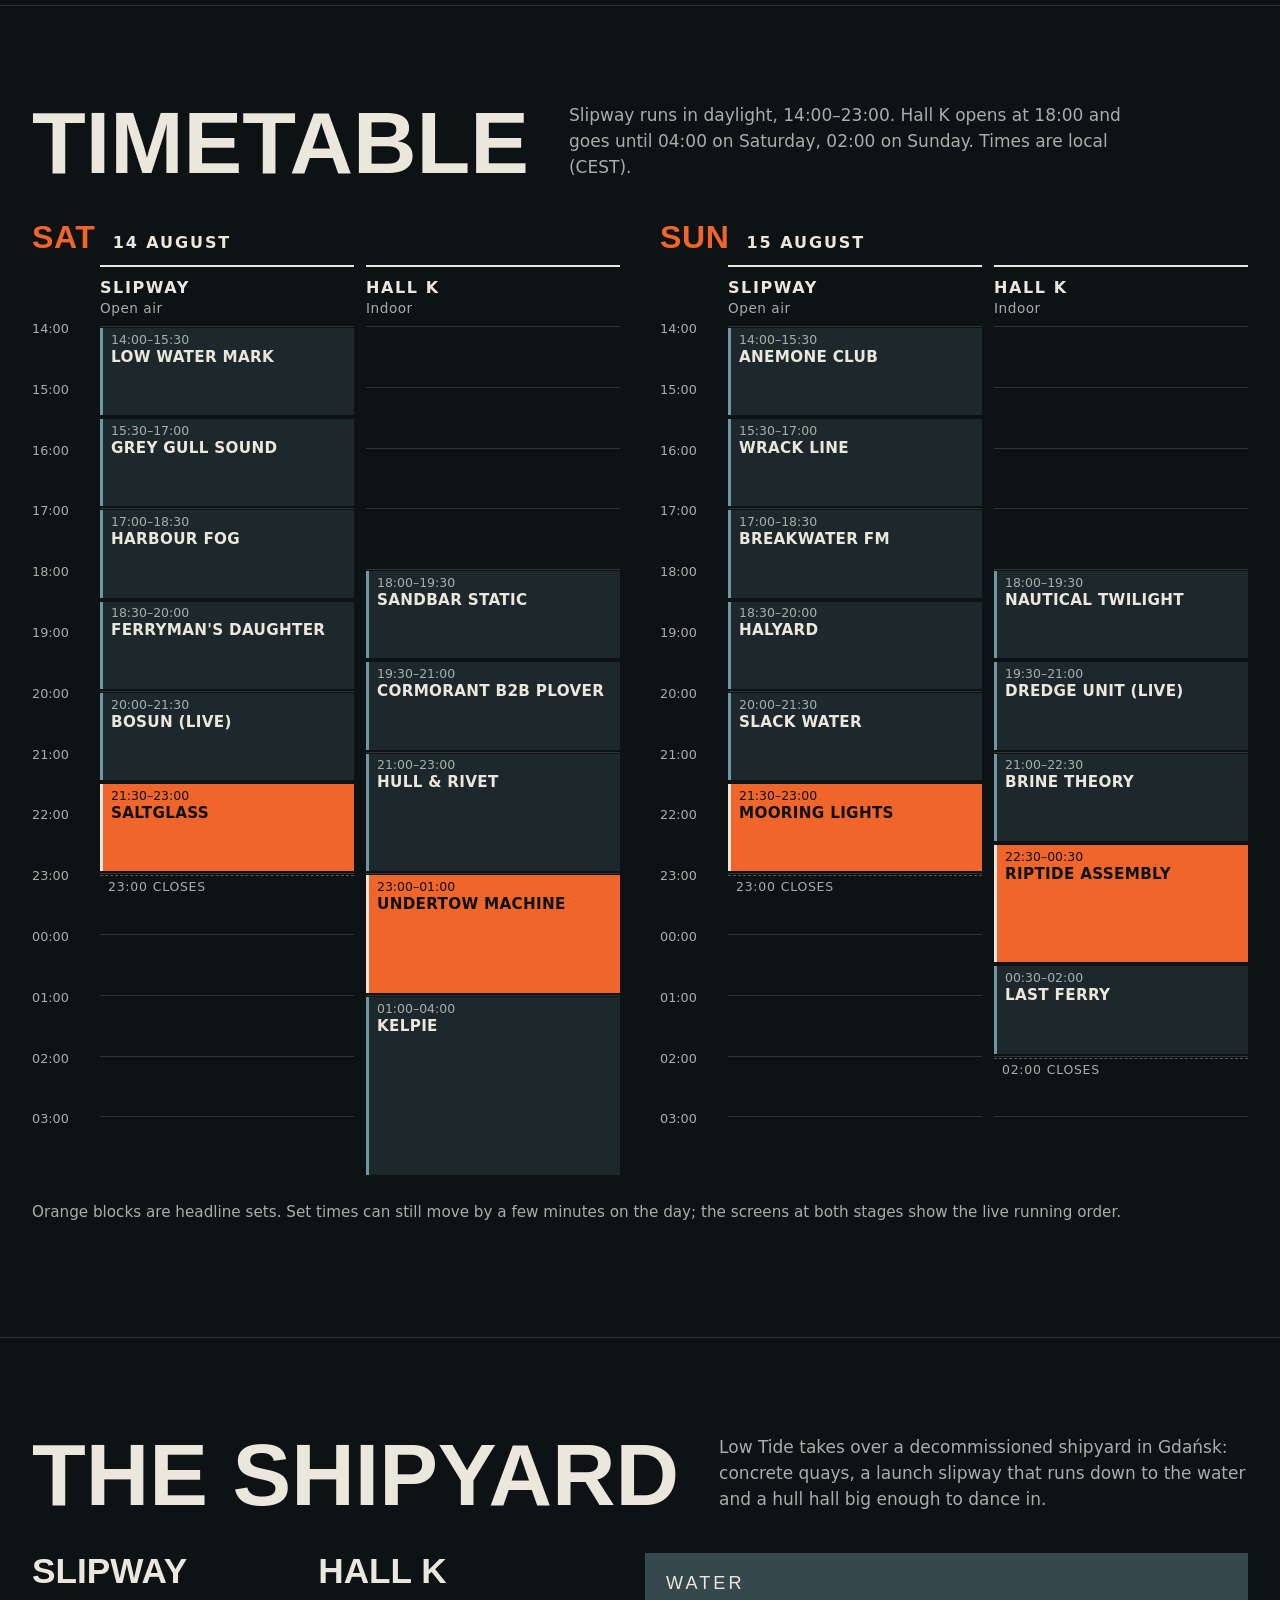
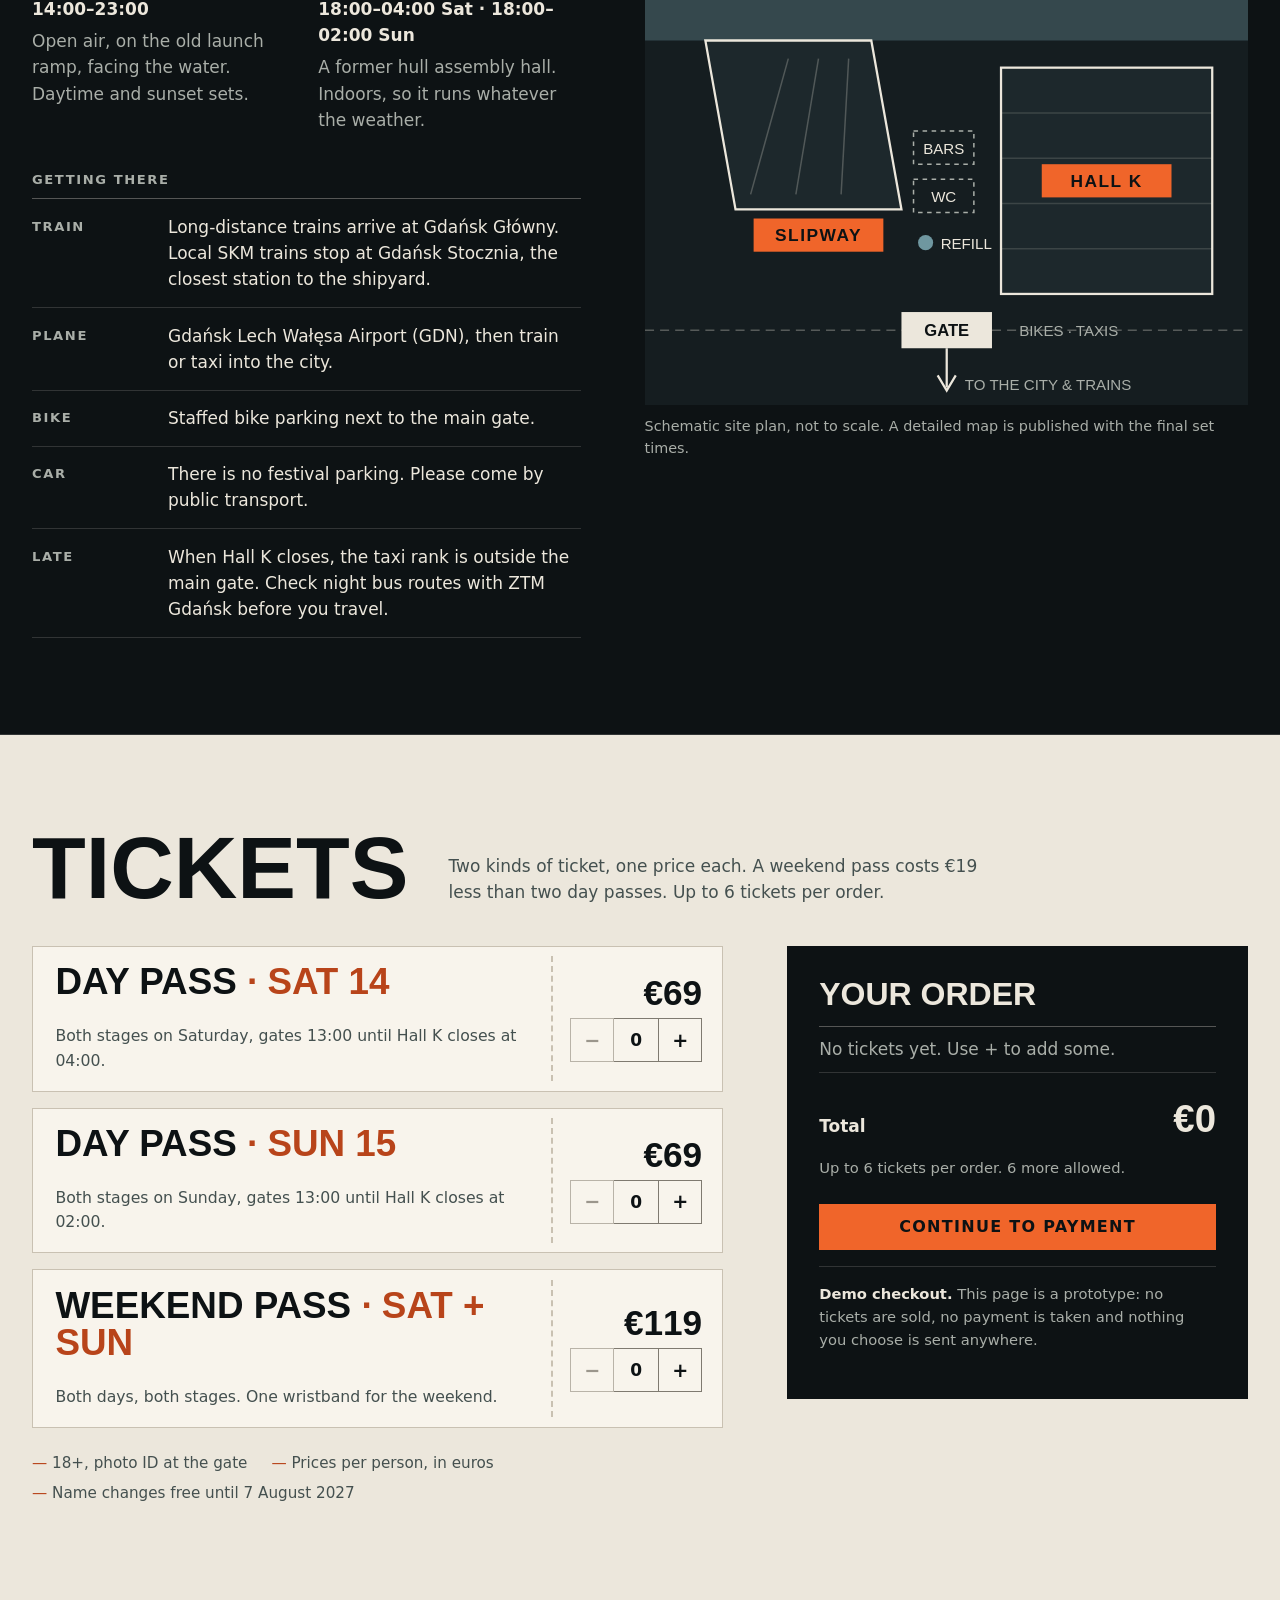
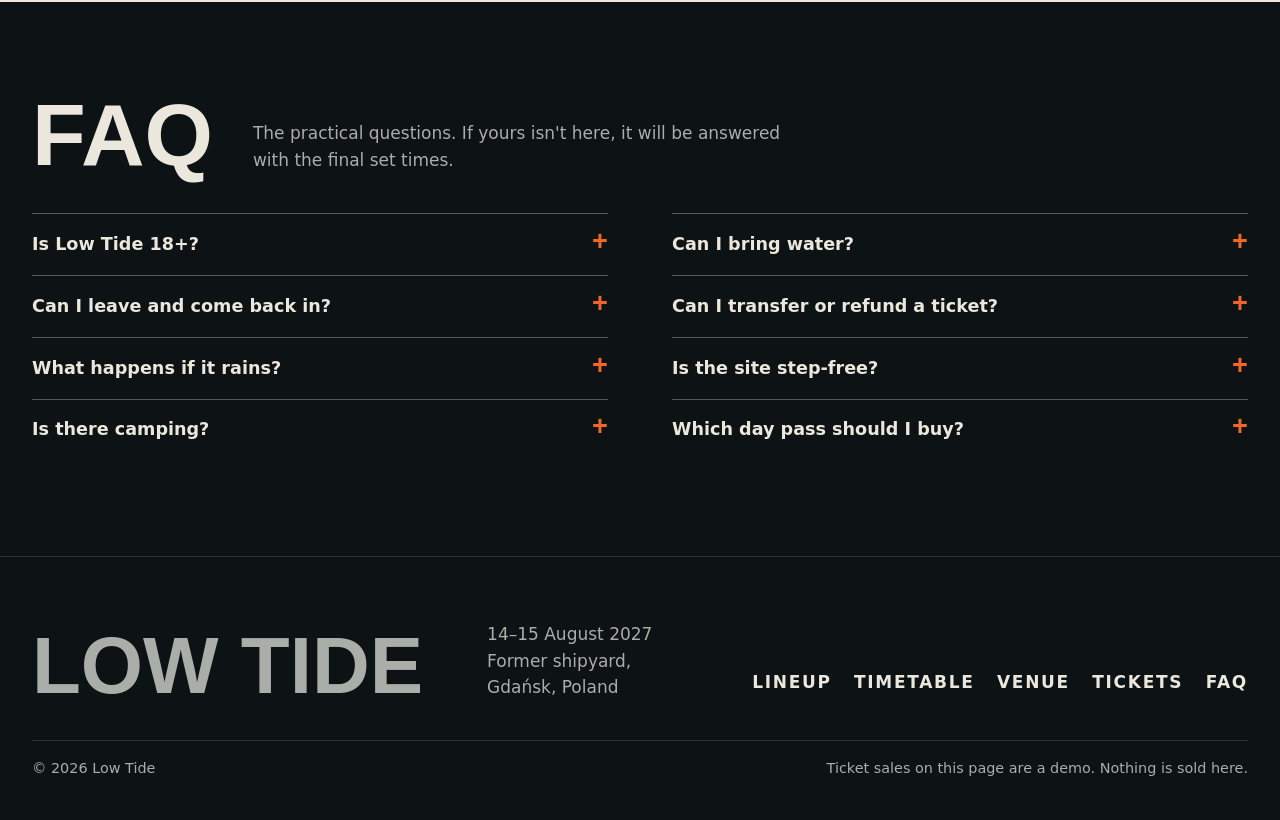
<file: showcase/briefs/festival/previous.html>
<!doctype html>
<html lang="en">
<head>
<meta charset="utf-8">
<meta name="viewport" content="width=device-width, initial-scale=1">
<meta http-equiv="Content-Security-Policy" content="default-src 'none'; script-src 'sha256-H6PPEO8jDniYgsGx58yc5MGJtIQK6MX4i+pDG0QjLns='; style-src 'unsafe-inline' https://fonts.googleapis.com; font-src https://fonts.gstatic.com; img-src data:; base-uri 'none'; form-action 'none'">
<title>Low Tide — Electronic music festival, Gdańsk, 14–15 Aug 2027</title>
<meta name="description" content="Two days of electronic music in a decommissioned shipyard in Gdańsk, 14–15 August 2027. Two stages, 6,000 capacity. Day pass €69, weekend pass €119.">
<meta name="robots" content="index,follow,max-image-preview:large">
<meta name="theme-color" content="#0d1214">
<meta property="og:type" content="website">
<meta property="og:title" content="Low Tide — Gdańsk shipyard, 14–15 August 2027">
<meta property="og:description" content="Electronic music on an old slipway and inside a former hull hall. Day pass €69, weekend pass €119.">
<meta name="twitter:card" content="summary">
<link rel="icon" href="data:image/svg+xml,%3Csvg xmlns='http://www.w3.org/2000/svg' viewBox='0 0 32 32'%3E%3Crect width='32' height='32' fill='%230d1214'/%3E%3Crect x='4' y='6' width='24' height='11' fill='%23ece7dc'/%3E%3Crect x='4' y='17' width='24' height='9' fill='%236f97a0'/%3E%3Crect x='4' y='16' width='24' height='2' fill='%23f0652a'/%3E%3C/svg%3E">
<link rel="preconnect" href="https://fonts.googleapis.com">
<link rel="preconnect" href="https://fonts.gstatic.com" crossorigin>
<link rel="stylesheet" href="https://fonts.googleapis.com/css2?family=Archivo:wdth,wght@75..100,400..700&family=Big+Shoulders+Stencil+Display:wght@800&display=swap">
<script type="application/ld+json">
{
  "@context": "https://schema.org",
  "@type": "MusicEvent",
  "name": "Low Tide",
  "description": "Two-day electronic music festival in a decommissioned shipyard in Gdańsk.",
  "startDate": "2027-08-14T13:00:00+02:00",
  "endDate": "2027-08-16T04:00:00+02:00",
  "eventStatus": "https://schema.org/EventScheduled",
  "eventAttendanceMode": "https://schema.org/OfflineEventAttendanceMode",
  "maximumAttendeeCapacity": 6000,
  "location": {
    "@type": "Place",
    "name": "Former shipyard, Gdańsk",
    "address": { "@type": "PostalAddress", "addressLocality": "Gdańsk", "addressCountry": "PL" }
  },
  "offers": [
    { "@type": "Offer", "name": "Day pass", "price": "69", "priceCurrency": "EUR" },
    { "@type": "Offer", "name": "Weekend pass", "price": "119", "priceCurrency": "EUR" }
  ]
}
</script>
<style>
:root {
  --tar: #0d1214;
  --steel: #151d20;
  --steel-2: #1d282c;
  --salt: #ece7dc;
  --salt-2: #a9aea8;
  --rust: #f0652a;
  --rust-2: #ff8a55;
  --tide: #6f97a0;
  --line: rgba(236, 231, 220, .16);
  --line-2: rgba(236, 231, 220, .32);
  --err: #ff9a8a;

  --f-display: "Big Shoulders Stencil Display", "Arial Narrow", Impact, sans-serif;
  --f-text: "Archivo", "Arial Narrow", system-ui, sans-serif;

  --s1: .5rem; --s2: 1rem; --s3: 1.5rem; --s4: 2.5rem; --s5: 4rem; --s6: 6rem;
  --wrap: 86rem;
  --ease: cubic-bezier(.2, .7, .2, 1);
  --fast: 140ms;
}
*, *::before, *::after { box-sizing: border-box; }
[hidden] { display: none !important; }
html { -webkit-text-size-adjust: 100%; scroll-behavior: smooth; }
@media (prefers-reduced-motion: reduce) {
  html { scroll-behavior: auto; }
  *, *::before, *::after { transition-duration: 0ms !important; }
}
body {
  margin: 0; background: var(--tar); color: var(--salt);
  font: 400 1.0625rem/1.55 var(--f-text); font-stretch: 100%;
}
h1, h2, h3, h4 { margin: 0; line-height: 1; }
p { margin: 0 0 var(--s2); }
a { color: var(--salt); text-underline-offset: .2em; }
a:hover { color: var(--rust-2); }
:focus-visible { outline: 3px solid var(--rust); outline-offset: 3px; }
.sr-only {
  position: absolute; width: 1px; height: 1px; padding: 0; margin: -1px;
  overflow: hidden; clip: rect(0 0 0 0); white-space: nowrap; border: 0;
}
.wrap { width: min(100% - 2rem, var(--wrap)); margin-inline: auto; }
@media (min-width: 640px) { .wrap { width: min(100% - 4rem, var(--wrap)); } }
.skip {
  position: absolute; left: 1rem; top: -4rem; z-index: 20; background: var(--rust); color: var(--tar);
  padding: .6rem 1rem; font-weight: 700;
}
.skip:focus { top: .5rem; }
section[id] { scroll-margin-top: 5.5rem; }

.label {
  font-stretch: 75%; font-weight: 600; font-size: .82rem; letter-spacing: .12em; text-transform: uppercase; color: var(--salt-2);
}

/* Header */
.site-head { position: sticky; top: 0; z-index: 10; background: var(--tar); border-bottom: 1px solid var(--line); }
.head-row { display: grid; grid-template-columns: auto 1fr auto; align-items: center; gap: .5rem 1.5rem; padding-block: .6rem; }
.wordmark {
  font-family: var(--f-display); font-size: 1.6rem; letter-spacing: .03em; text-transform: uppercase; text-decoration: none; color: var(--salt); line-height: 1;
}
.wordmark small { font-family: var(--f-text); font-size: .8rem; font-weight: 600; font-stretch: 75%; letter-spacing: .1em; color: var(--salt-2); margin-left: .5rem; }
.head-nav ul { display: flex; gap: .2rem 1.6rem; list-style: none; margin: 0; padding: 0; }
.head-nav a {
  display: inline-block; padding: .45rem 0; text-decoration: none; font-weight: 600; font-stretch: 75%;
  font-size: .95rem; letter-spacing: .1em; text-transform: uppercase; color: var(--salt);
  border-bottom: 2px solid transparent;
}
.head-nav a:hover { color: var(--salt); border-color: var(--rust); }
@media (max-width: 799px) {
  .head-row { grid-template-columns: 1fr auto; }
  .head-nav { grid-column: 1 / -1; grid-row: 2; overflow-x: auto; margin-inline: -1rem; padding-inline: 1rem; scrollbar-width: none; }
  .head-nav ul { gap: 1.3rem; }
  .wordmark small { display: none; }
}
.btn {
  display: inline-flex; align-items: center; justify-content: center; gap: .6rem;
  min-height: 2.9rem; padding: .6rem 1.2rem; border: 0; cursor: pointer;
  background: var(--rust); color: var(--tar); text-decoration: none;
  font: 700 1rem/1.1 var(--f-text); font-stretch: 75%; letter-spacing: .08em; text-transform: uppercase;
  transition: background-color var(--fast) var(--ease);
}
.btn:hover { background: var(--rust-2); color: var(--tar); }
.btn--small { min-height: 2.6rem; font-size: .9rem; padding: .5rem .9rem; }

/* Poster opening */
.poster { padding-block: clamp(1.5rem, 4vw, 3.5rem) 0; border-bottom: 1px solid var(--line); overflow: hidden; }
.poster-grid { display: grid; gap: var(--s3) var(--s4); align-items: end; }
@media (min-width: 1180px) { .poster-grid { grid-template-columns: auto 1fr; } }
.poster-title {
  font-family: var(--f-display); font-weight: 800; text-transform: uppercase;
  font-size: clamp(5rem, 26.5vw, 15rem); line-height: .82; letter-spacing: -.005em; white-space: nowrap; margin-left: -.03em;
}
@media (min-width: 1180px) { .poster-title { font-size: clamp(10rem, 15.5vw, 16.5rem); } }
/* the waterline: lower part of each word sits "under water" */
.poster-title .w {
  display: inline-block; color: transparent;
  background: linear-gradient(to bottom, var(--salt) 0 61%, var(--rust) 61% 63%, var(--tide) 63% 100%);
  -webkit-background-clip: text; background-clip: text;
}
@media (forced-colors: active) { .poster-title .w { color: CanvasText; background: none; } }
.poster-dates { font-family: var(--f-display); text-transform: uppercase; line-height: .9; padding-bottom: .4rem; }
.poster-dates .big { display: block; font-size: clamp(3.4rem, 11vw, 6.5rem); color: var(--salt); }
.poster-dates .mid { display: block; font-size: clamp(1.7rem, 4.6vw, 2.6rem); color: var(--rust); margin-top: .25rem; }
.poster-lede { font-size: clamp(1.1rem, 1.6vw, 1.3rem); max-width: 44ch; color: var(--salt); margin: var(--s2) 0 var(--s3); }

.manifest { display: grid; grid-template-columns: repeat(2, minmax(0, 1fr)); border-top: 1px solid var(--line-2); }
.manifest > div { padding: 1rem 1rem 1.2rem 0; border-bottom: 1px solid var(--line); }
.manifest > div:nth-child(odd) { border-right: 1px solid var(--line); }
.manifest > div:nth-child(even) { padding-left: 1rem; }
.manifest dt { margin-bottom: .35rem; }
.manifest dd { margin: 0; font-weight: 500; font-size: 1.05rem; line-height: 1.35; }
.manifest > div.cta-cell { grid-column: 1 / -1; display: flex; flex-wrap: wrap; align-items: center; justify-content: space-between; gap: 1rem; border-right: 0; padding-left: 0; }
.cta-cell p { margin: 0; font-size: 1.05rem; }
.cta-cell strong { font-family: var(--f-display); font-size: 1.9rem; font-weight: 800; color: var(--salt); letter-spacing: .01em; }
@media (min-width: 1100px) {
  .manifest { grid-template-columns: repeat(4, minmax(0, 1fr)) minmax(0, 1.35fr); border-bottom: 1px solid var(--line); }
  .manifest > div { border-bottom: 0; border-right: 1px solid var(--line); padding: 1.1rem 1.25rem 1.4rem; }
  .manifest > div:first-child { padding-left: 0; }
  .manifest > div:nth-child(even) { padding-left: 1.25rem; }
  .manifest > div.cta-cell { grid-column: auto; border-right: 0; flex-direction: column; align-items: flex-start; justify-content: center; padding: 1.1rem 0 1.4rem 1.5rem; }
}

/* Section bars */
.sec { padding-block: clamp(3.5rem, 8vw, 6rem); border-bottom: 1px solid var(--line); }
.sec-bar { display: grid; gap: .75rem var(--s4); margin-bottom: var(--s4); align-items: end; }
@media (min-width: 900px) { .sec-bar { grid-template-columns: auto 1fr; } }
.sec-bar h2 { font-family: var(--f-display); font-weight: 800; text-transform: uppercase; font-size: clamp(3rem, 8vw, 5.5rem); line-height: .85; }
.sec-bar p { color: var(--salt-2); max-width: 52ch; margin: 0; }

/* Lineup: poster billing */
.lineup-days { display: grid; gap: var(--s4); }
@media (min-width: 900px) { .lineup-days { grid-template-columns: 1fr 1fr; gap: var(--s5); } }
.lineup-day h3 {
  display: flex; align-items: baseline; gap: .75rem; padding-bottom: .75rem; margin-bottom: 1.2rem; border-bottom: 2px solid var(--rust);
  font-weight: 600; font-stretch: 75%; font-size: 1rem; letter-spacing: .12em; text-transform: uppercase;
}
.lineup-day h3 span { font-family: var(--f-display); font-size: 2rem; letter-spacing: .02em; color: var(--rust); }
.bill { list-style: none; margin: 0; padding: 0; text-transform: uppercase; }
.bill li { display: inline; }
.bill li:not(.last)::after { content: " / "; color: var(--rust); font-family: var(--f-text); font-weight: 400; font-stretch: 100%; }
.bill .t1 { font-family: var(--f-display); font-weight: 800; font-size: clamp(2.4rem, 6.2vw, 4.4rem); line-height: 1.02; }
.bill .t1.last { display: block; }
.bill-sub { list-style: none; margin: .8rem 0 0; padding: 0; text-transform: uppercase; }
.bill-sub li { display: inline; }
.bill-sub li:not(:last-child)::after { content: " / "; color: var(--rust); font-weight: 400; }
.bill-sub.t2 { font-weight: 700; font-stretch: 75%; font-size: clamp(1.45rem, 3vw, 2rem); line-height: 1.25; }
.bill-sub.t3 { font-weight: 500; font-stretch: 75%; font-size: clamp(1.1rem, 2vw, 1.3rem); line-height: 1.45; color: var(--salt-2); }
.note-live { font-size: .55em; letter-spacing: .08em; color: var(--salt-2); vertical-align: .35em; }

/* Timetable */
.day-switch { display: none; gap: 0; margin-bottom: var(--s3); border: 1px solid var(--line-2); width: max-content; }
.js .day-switch { display: flex; }
.day-switch button {
  min-height: 2.9rem; padding: .5rem 1.25rem; cursor: pointer; border: 0; background: transparent; color: var(--salt);
  font: 600 1rem/1 var(--f-text); font-stretch: 75%; letter-spacing: .1em; text-transform: uppercase;
}
.day-switch button + button { border-left: 1px solid var(--line-2); }
.day-switch button[aria-pressed="true"] { background: var(--salt); color: var(--tar); }
.tt-days { display: grid; gap: var(--s5); }
@media (min-width: 1180px) {
  .js .day-switch { display: none; }
  .tt-days { grid-template-columns: 1fr 1fr; gap: var(--s4); }
}
@media (max-width: 1179px) { .js .tt-day.is-off { display: none; } }
.tt-day > h3 {
  font-weight: 600; font-stretch: 75%; font-size: 1rem; letter-spacing: .12em; text-transform: uppercase;
  padding-bottom: .75rem; margin-bottom: 0;
}
.tt-day > h3 span { font-family: var(--f-display); font-size: 2rem; letter-spacing: .02em; color: var(--rust); margin-right: .6rem; }
.tt { --slot: 1.75rem; display: grid; grid-template-columns: 3rem repeat(2, minmax(0, 1fr)); column-gap: .5rem; }
@media (min-width: 640px) { .tt { --slot: 1.9rem; grid-template-columns: 3.5rem repeat(2, minmax(0, 1fr)); column-gap: .75rem; } }
.tt-axis, .stage ol { list-style: none; margin: 0; padding: 0; display: grid; grid-template-rows: repeat(28, var(--slot)); }
.tt-axis { grid-column: 1; grid-row: 2; }
.tt-axis li {
  font-size: .8rem; font-variant-numeric: tabular-nums; color: var(--salt-2); transform: translateY(-.55em);
}
.stage { grid-row: 1 / span 2; display: grid; grid-template-rows: subgrid; min-width: 0; }
.stage h4 {
  font-weight: 700; font-stretch: 75%; font-size: 1rem; letter-spacing: .1em; text-transform: uppercase;
  padding: .7rem 0 .6rem; border-top: 2px solid var(--salt); line-height: 1.2;
}
.stage h4 small { display: block; font-weight: 500; letter-spacing: .04em; text-transform: none; color: var(--salt-2); font-size: .85rem; margin-top: .2rem; }
.stage ol {
  background-image: repeating-linear-gradient(to bottom, var(--line) 0 1px, transparent 1px calc(var(--slot) * 2));
}
.set {
  margin: 2px 0; padding: .3rem .5rem; overflow: hidden; min-width: 0;
  background: var(--steel-2); border-left: 3px solid var(--tide); line-height: 1.2;
}
.set time { display: block; font-size: .78rem; font-variant-numeric: tabular-nums; color: var(--salt-2); }
.set b { display: block; font-weight: 600; font-size: .95rem; font-stretch: 87%; text-transform: uppercase; letter-spacing: .02em; overflow-wrap: anywhere; }
.set--head { background: var(--rust); border-left-color: var(--salt); color: var(--tar); }
.set--head time { color: var(--tar); }
.set--close {
  background: transparent; border-left: 0; border-top: 1px dashed var(--line-2); color: var(--salt-2);
  font-size: .78rem; text-transform: uppercase; letter-spacing: .06em; padding-top: .25rem; white-space: nowrap;
}
.set--close time { display: inline; margin-right: .4em; }
.tt-legend { margin-top: var(--s3); font-size: .95rem; color: var(--salt-2); }
.no-subgrid .stage { display: block; }
.no-subgrid .stage h4 { min-height: 4.2rem; }

/* Venue */
.venue-grid { display: grid; gap: var(--s4); }
@media (min-width: 960px) { .venue-grid { grid-template-columns: minmax(0, 1fr) minmax(0, 1.1fr); gap: var(--s5); } }
.stages { display: grid; gap: var(--s3); margin-bottom: var(--s4); }
@media (min-width: 640px) { .stages { grid-template-columns: 1fr 1fr; } }
.stages h3 { font-family: var(--f-display); font-weight: 800; font-size: 2.2rem; text-transform: uppercase; margin-bottom: .5rem; }
.stages p { color: var(--salt-2); margin: 0; }
.stages .hours { color: var(--salt); font-weight: 600; font-variant-numeric: tabular-nums; display: block; margin-bottom: .35rem; }
.route { margin: 0; border-top: 1px solid var(--line-2); }
.route > div { display: grid; gap: .25rem 1.5rem; padding: .9rem 0; border-bottom: 1px solid var(--line); }
@media (min-width: 640px) { .route > div { grid-template-columns: 7rem 1fr; } }
.route dt { padding-top: .2rem; }
.route dd { margin: 0; color: var(--salt); }
.plan { margin: 0; }
.plan svg { display: block; width: 100%; height: auto; background: var(--steel); }
.plan figcaption { margin-top: .6rem; font-size: .9rem; color: var(--salt-2); }

/* Tickets */
.tickets { background: var(--salt); color: var(--tar); }
.tickets .sec-bar p { color: #44504f; }
.tickets a { color: var(--tar); }
.tickets :focus-visible { outline-color: var(--tar); }
.ticket-grid { display: grid; gap: var(--s4); }
@media (min-width: 1000px) { .ticket-grid { grid-template-columns: minmax(0, 1.5fr) minmax(0, 1fr); gap: var(--s5); align-items: start; } }
.tiers { list-style: none; margin: 0; padding: 0; display: grid; gap: 1rem; }
.tier {
  position: relative; display: grid; grid-template-columns: minmax(0, 1fr) auto; gap: .25rem 1rem; align-items: center;
  padding: 1.1rem 1.25rem 1.1rem 1.4rem; background: #f8f4ec; border: 1px solid #c9c1b2;
}
/* perforated stub edge */
.tier::before {
  content: ""; position: absolute; top: .6rem; bottom: .6rem; right: 10.6rem; border-left: 2px dashed #c9c1b2;
}
.tier-name { font-family: var(--f-display); font-weight: 800; font-size: clamp(1.7rem, 3.4vw, 2.3rem); text-transform: uppercase; line-height: 1; }
.tier-name span { color: #b8441a; }
.tier-desc { grid-column: 1; font-size: .98rem; color: #44504f; margin: .2rem 0 0; }
.tier-side { grid-column: 2; grid-row: 1 / span 2; width: 9.5rem; display: flex; flex-direction: column; align-items: flex-end; gap: .5rem; }
.tier-price { font-family: var(--f-display); font-weight: 800; font-size: 2.2rem; line-height: 1; }
.qty { display: flex; }
.qty button {
  width: 2.75rem; height: 2.75rem; border: 1px solid #7f7a70; background: transparent; color: var(--tar); cursor: pointer;
  font: 700 1.2rem/1 var(--f-text);
}
.qty button:hover { background: #e7e0d3; }
.qty button:disabled { color: #9b968c; border-color: #b9b3a8; cursor: not-allowed; background: transparent; }
.qty output {
  display: grid; place-items: center; width: 2.75rem; height: 2.75rem; border-block: 1px solid #7f7a70;
  font-weight: 700; font-variant-numeric: tabular-nums;
}
@media (max-width: 559px) {
  .tier { grid-template-columns: 1fr; padding-right: 1.25rem; }
  .tier::before { display: none; }
  .tier-side { grid-column: 1; grid-row: auto; width: auto; flex-direction: row; justify-content: space-between; align-items: center; border-top: 2px dashed #c9c1b2; padding-top: .75rem; margin-top: .5rem; }
}
.order { background: var(--tar); color: var(--salt); padding: clamp(1.25rem, 3vw, 2rem); }
.order h3 { font-family: var(--f-display); font-weight: 800; font-size: 2rem; text-transform: uppercase; margin-bottom: 1rem; }
.order :focus-visible { outline-color: var(--rust); }
.order-lines { list-style: none; margin: 0 0 1rem; padding: 0; border-top: 1px solid var(--line-2); }
.order-lines li { display: flex; justify-content: space-between; gap: 1rem; padding: .6rem 0; border-bottom: 1px solid var(--line); font-variant-numeric: tabular-nums; }
.order-lines .empty { color: var(--salt-2); }
.order-total { display: flex; justify-content: space-between; align-items: baseline; font-weight: 700; margin-bottom: .5rem; }
.order-total output { font-family: var(--f-display); font-size: 2.4rem; font-weight: 800; }
.order-hint { font-size: .92rem; color: var(--salt-2); }
.order .btn { width: 100%; margin-top: .5rem; }
.order-err { color: var(--err); font-weight: 600; margin: .75rem 0 0; }
.demo-note { margin-top: 1rem; padding-top: 1rem; border-top: 1px solid var(--line); font-size: .92rem; color: var(--salt-2); }
.demo-note strong { color: var(--salt); }
.done:focus { outline: none; }
.done p { color: var(--salt); }
.btn-quiet {
  margin-top: .5rem; min-height: 2.75rem; padding: .5rem 1rem; cursor: pointer; background: transparent; color: var(--salt);
  border: 1px solid var(--line-2); font: 600 .95rem/1 var(--f-text); font-stretch: 75%; letter-spacing: .08em; text-transform: uppercase;
}
.ticket-facts { list-style: none; margin: var(--s3) 0 0; padding: 0; display: flex; flex-wrap: wrap; gap: .4rem 1.5rem; font-size: .95rem; color: #44504f; }
.ticket-facts li::before { content: "— "; color: #b8441a; }

/* FAQ */
.faq-list { display: grid; gap: 0 var(--s5); }
@media (min-width: 900px) { .faq-list { grid-template-columns: 1fr 1fr; } }
.faq-list details { border-top: 1px solid var(--line-2); }
.faq-list summary {
  display: flex; justify-content: space-between; gap: 1rem; align-items: baseline; cursor: pointer; list-style: none;
  padding: 1.05rem 0; font-weight: 600; font-size: 1.1rem;
}
.faq-list summary::-webkit-details-marker { display: none; }
.faq-list summary::after { content: "+"; font-family: var(--f-display); font-size: 1.7rem; line-height: .7; color: var(--rust); flex: none; }
.faq-list details[open] summary::after { content: "−"; }
.faq-list summary:hover { color: var(--rust-2); }
.faq-list details p { color: var(--salt-2); max-width: 56ch; padding-bottom: 1rem; }

/* Footer */
.site-foot { padding-block: var(--s5) var(--s4); }
.foot-grid { display: grid; gap: var(--s3); }
@media (min-width: 900px) { .foot-grid { grid-template-columns: auto 1fr auto; align-items: end; gap: var(--s5); } }
.foot-mark { font-family: var(--f-display); font-weight: 800; font-size: clamp(3rem, 9vw, 5rem); text-transform: uppercase; line-height: .85; margin: 0; }
.site-foot p { margin: 0; color: var(--salt-2); }
.site-foot ul { list-style: none; margin: 0; padding: 0; display: flex; flex-wrap: wrap; gap: .3rem 1.4rem; }
.site-foot nav a { font-weight: 600; font-stretch: 75%; letter-spacing: .1em; text-transform: uppercase; text-decoration: none; display: inline-block; padding: .3rem 0; }
.small-print { margin-top: var(--s4); padding-top: var(--s2); border-top: 1px solid var(--line); font-size: .9rem; color: var(--salt-2); display: flex; flex-wrap: wrap; justify-content: space-between; gap: .5rem 2rem; }
</style>
</head>
<body>
<a class="skip" href="#main">Skip to content</a>

<header class="site-head">
  <div class="wrap head-row">
    <a class="wordmark" href="#top">Low Tide<small>14–15.08.2027</small></a>
    <nav class="head-nav" aria-label="Main">
      <ul>
        <li><a href="#lineup">Lineup</a></li>
        <li><a href="#timetable">Timetable</a></li>
        <li><a href="#venue">Venue</a></li>
        <li><a href="#faq">FAQ</a></li>
      </ul>
    </nav>
    <a class="btn btn--small" href="#tickets">Tickets</a>
  </div>
</header>

<main id="main">
  <section class="poster" id="top" aria-labelledby="title">
    <div class="wrap">
      <div class="poster-grid">
        <h1 class="poster-title" id="title"><span class="w">Low</span> <span class="w">Tide</span></h1>
        <p class="poster-dates">
          <span class="big">14–15.08</span>
          <span class="mid">2027 · Sat &amp; Sun · Gdańsk</span>
        </p>
      </div>
      <p class="poster-lede">Two days of electronic music in a decommissioned shipyard. An open-air stage on the old slipway until 23:00, then inside the hull hall until late.</p>

      <dl class="manifest">
        <div><dt class="label">Where</dt><dd>Former shipyard, Gdańsk, Poland</dd></div>
        <div><dt class="label">Stages</dt><dd>Slipway, open air<br>Hall K, indoor</dd></div>
        <div><dt class="label">Gates</dt><dd>13:00 both days<br>18+ with photo ID</dd></div>
        <div><dt class="label">Capacity</dt><dd>6,000</dd></div>
        <div class="cta-cell">
          <dt class="sr-only">Tickets</dt>
          <dd>
            <p>Day pass <strong>€69</strong> · Weekend <strong>€119</strong></p>
          </dd>
          <dd><a class="btn" href="#tickets">Buy tickets</a></dd>
        </div>
      </dl>
    </div>
  </section>

  <section class="sec" id="lineup" aria-labelledby="lineup-title">
    <div class="wrap">
      <div class="sec-bar">
        <h2 id="lineup-title">Lineup</h2>
        <p>Twenty-two acts over two days. Headliners first, then in order of billing. Exact set times are in the <a href="#timetable">timetable</a>.</p>
      </div>
      <div class="lineup-days">
        <article class="lineup-day" aria-labelledby="lu-sat">
          <h3 id="lu-sat"><span>Sat</span> 14 August</h3>
          <ul class="bill" aria-label="Saturday headliners">
            <li class="t1">Undertow Machine</li>
            <li class="t1 last">Saltglass</li>
          </ul>
          <ul class="bill-sub t2" aria-label="Saturday, also playing">
            <li>Hull &amp; Rivet</li><li>Kelpie</li><li>Bosun <span class="note-live">live</span></li><li>Ferryman's Daughter</li>
          </ul>
          <ul class="bill-sub t3" aria-label="Saturday, early sets">
            <li>Cormorant b2b Plover</li><li>Sandbar Static</li><li>Harbour Fog</li><li>Grey Gull Sound</li><li>Low Water Mark</li>
          </ul>
        </article>
        <article class="lineup-day" aria-labelledby="lu-sun">
          <h3 id="lu-sun"><span>Sun</span> 15 August</h3>
          <ul class="bill" aria-label="Sunday headliners">
            <li class="t1">Riptide Assembly</li>
            <li class="t1 last">Mooring Lights</li>
          </ul>
          <ul class="bill-sub t2" aria-label="Sunday, also playing">
            <li>Brine Theory</li><li>Dredge Unit <span class="note-live">live</span></li><li>Slack Water</li><li>Halyard</li>
          </ul>
          <ul class="bill-sub t3" aria-label="Sunday, early sets">
            <li>Last Ferry</li><li>Nautical Twilight</li><li>Breakwater FM</li><li>Wrack Line</li><li>Anemone Club</li>
          </ul>
        </article>
      </div>
    </div>
  </section>

  <section class="sec" id="timetable" aria-labelledby="tt-title">
    <div class="wrap">
      <div class="sec-bar">
        <h2 id="tt-title">Timetable</h2>
        <p>Slipway runs in daylight, 14:00–23:00. Hall K opens at 18:00 and goes until 04:00 on Saturday, 02:00 on Sunday. Times are local (CEST).</p>
      </div>

      <div class="day-switch" role="group" aria-label="Show timetable for">
        <button type="button" aria-pressed="true" aria-controls="tt-sat" data-day="tt-sat">Sat 14</button>
        <button type="button" aria-pressed="false" aria-controls="tt-sun" data-day="tt-sun">Sun 15</button>
      </div>

      <div class="tt-days">
        <div class="tt-day" id="tt-sat">
          <h3><span>Sat</span> 14 August</h3>
          <div class="tt">
            <ol class="tt-axis" aria-hidden="true">
              <li style="grid-row:1">14:00</li><li style="grid-row:3">15:00</li><li style="grid-row:5">16:00</li><li style="grid-row:7">17:00</li><li style="grid-row:9">18:00</li><li style="grid-row:11">19:00</li><li style="grid-row:13">20:00</li><li style="grid-row:15">21:00</li><li style="grid-row:17">22:00</li><li style="grid-row:19">23:00</li><li style="grid-row:21">00:00</li><li style="grid-row:23">01:00</li><li style="grid-row:25">02:00</li><li style="grid-row:27">03:00</li>
            </ol>
            <section class="stage" aria-labelledby="sat-slip" style="grid-column:2">
              <h4 id="sat-slip">Slipway <small>Open air</small></h4>
              <ol>
                <li class="set" style="grid-row:1 / span 3"><time>14:00–15:30</time><b>Low Water Mark</b></li>
                <li class="set" style="grid-row:4 / span 3"><time>15:30–17:00</time><b>Grey Gull Sound</b></li>
                <li class="set" style="grid-row:7 / span 3"><time>17:00–18:30</time><b>Harbour Fog</b></li>
                <li class="set" style="grid-row:10 / span 3"><time>18:30–20:00</time><b>Ferryman's Daughter</b></li>
                <li class="set" style="grid-row:13 / span 3"><time>20:00–21:30</time><b>Bosun (live)</b></li>
                <li class="set set--head" style="grid-row:16 / span 3"><time>21:30–23:00</time><b>Saltglass</b></li>
                <li class="set set--close" style="grid-row:19 / span 1"><time>23:00</time><span class="sr-only">Slipway </span>closes</li>
              </ol>
            </section>
            <section class="stage" aria-labelledby="sat-hall" style="grid-column:3">
              <h4 id="sat-hall">Hall K <small>Indoor</small></h4>
              <ol>
                <li class="set" style="grid-row:9 / span 3"><time>18:00–19:30</time><b>Sandbar Static</b></li>
                <li class="set" style="grid-row:12 / span 3"><time>19:30–21:00</time><b>Cormorant b2b Plover</b></li>
                <li class="set" style="grid-row:15 / span 4"><time>21:00–23:00</time><b>Hull &amp; Rivet</b></li>
                <li class="set set--head" style="grid-row:19 / span 4"><time>23:00–01:00</time><b>Undertow Machine</b></li>
                <li class="set" style="grid-row:23 / span 6"><time>01:00–04:00</time><b>Kelpie</b></li>
              </ol>
            </section>
          </div>
        </div>

        <div class="tt-day" id="tt-sun">
          <h3><span>Sun</span> 15 August</h3>
          <div class="tt">
            <ol class="tt-axis" aria-hidden="true">
              <li style="grid-row:1">14:00</li><li style="grid-row:3">15:00</li><li style="grid-row:5">16:00</li><li style="grid-row:7">17:00</li><li style="grid-row:9">18:00</li><li style="grid-row:11">19:00</li><li style="grid-row:13">20:00</li><li style="grid-row:15">21:00</li><li style="grid-row:17">22:00</li><li style="grid-row:19">23:00</li><li style="grid-row:21">00:00</li><li style="grid-row:23">01:00</li><li style="grid-row:25">02:00</li><li style="grid-row:27">03:00</li>
            </ol>
            <section class="stage" aria-labelledby="sun-slip" style="grid-column:2">
              <h4 id="sun-slip">Slipway <small>Open air</small></h4>
              <ol>
                <li class="set" style="grid-row:1 / span 3"><time>14:00–15:30</time><b>Anemone Club</b></li>
                <li class="set" style="grid-row:4 / span 3"><time>15:30–17:00</time><b>Wrack Line</b></li>
                <li class="set" style="grid-row:7 / span 3"><time>17:00–18:30</time><b>Breakwater FM</b></li>
                <li class="set" style="grid-row:10 / span 3"><time>18:30–20:00</time><b>Halyard</b></li>
                <li class="set" style="grid-row:13 / span 3"><time>20:00–21:30</time><b>Slack Water</b></li>
                <li class="set set--head" style="grid-row:16 / span 3"><time>21:30–23:00</time><b>Mooring Lights</b></li>
                <li class="set set--close" style="grid-row:19 / span 1"><time>23:00</time><span class="sr-only">Slipway </span>closes</li>
              </ol>
            </section>
            <section class="stage" aria-labelledby="sun-hall" style="grid-column:3">
              <h4 id="sun-hall">Hall K <small>Indoor</small></h4>
              <ol>
                <li class="set" style="grid-row:9 / span 3"><time>18:00–19:30</time><b>Nautical Twilight</b></li>
                <li class="set" style="grid-row:12 / span 3"><time>19:30–21:00</time><b>Dredge Unit (live)</b></li>
                <li class="set" style="grid-row:15 / span 3"><time>21:00–22:30</time><b>Brine Theory</b></li>
                <li class="set set--head" style="grid-row:18 / span 4"><time>22:30–00:30</time><b>Riptide Assembly</b></li>
                <li class="set" style="grid-row:22 / span 3"><time>00:30–02:00</time><b>Last Ferry</b></li>
                <li class="set set--close" style="grid-row:25 / span 1"><time>02:00</time><span class="sr-only">Hall K </span>closes</li>
              </ol>
            </section>
          </div>
        </div>
      </div>
      <p class="tt-legend">Orange blocks are headline sets. Set times can still move by a few minutes on the day; the screens at both stages show the live running order.</p>
    </div>
  </section>

  <section class="sec" id="venue" aria-labelledby="venue-title">
    <div class="wrap">
      <div class="sec-bar">
        <h2 id="venue-title">The shipyard</h2>
        <p>Low Tide takes over a decommissioned shipyard in Gdańsk: concrete quays, a launch slipway that runs down to the water and a hull hall big enough to dance in.</p>
      </div>
      <div class="venue-grid">
        <div>
          <div class="stages">
            <div>
              <h3>Slipway</h3>
              <span class="hours">14:00–23:00</span>
              <p>Open air, on the old launch ramp, facing the water. Daytime and sunset sets.</p>
            </div>
            <div>
              <h3>Hall K</h3>
              <span class="hours">18:00–04:00 Sat · 18:00–02:00 Sun</span>
              <p>A former hull assembly hall. Indoors, so it runs whatever the weather.</p>
            </div>
          </div>

          <h3 class="label" style="margin-bottom:.75rem">Getting there</h3>
          <dl class="route">
            <div><dt class="label">Train</dt><dd>Long-distance trains arrive at Gdańsk Główny. Local SKM trains stop at Gdańsk Stocznia, the closest station to the shipyard.</dd></div>
            <div><dt class="label">Plane</dt><dd>Gdańsk Lech Wałęsa Airport (GDN), then train or taxi into the city.</dd></div>
            <div><dt class="label">Bike</dt><dd>Staffed bike parking next to the main gate.</dd></div>
            <div><dt class="label">Car</dt><dd>There is no festival parking. Please come by public transport.</dd></div>
            <div><dt class="label">Late</dt><dd>When Hall K closes, the taxi rank is outside the main gate. Check night bus routes with ZTM Gdańsk before you travel.</dd></div>
          </dl>
        </div>

        <figure class="plan">
          <svg viewBox="0 0 400 300" role="img" aria-labelledby="plan-title plan-desc" font-family="Archivo, Arial Narrow, sans-serif">
            <title id="plan-title">Site plan, schematic</title>
            <desc id="plan-desc">The water runs along the top of the site. The Slipway stage sits on a ramp that slopes down to the water at the top left. Hall K is the large building on the right. The main gate is at the bottom, with bike parking and the taxi rank beside it. Bars, toilets and a free water refill point sit between the two stages.</desc>
            <rect x="0" y="0" width="400" height="58" fill="#6f97a0" opacity=".35"/>
            <text x="14" y="24" fill="#ece7dc" font-size="12" letter-spacing="2">WATER</text>
            <path d="M40 58 L150 58 L170 170 L60 170 Z" fill="#1d282c" stroke="#ece7dc" stroke-width="1.5"/>
            <path d="M70 160 L95 70 M100 160 L115 70 M130 160 L135 70" stroke="#ece7dc" stroke-opacity=".25" stroke-width="1"/>
            <rect x="72" y="176" width="86" height="22" fill="#f0652a"/>
            <text x="115" y="191" fill="#0d1214" font-size="11.5" font-weight="700" text-anchor="middle" letter-spacing="1">SLIPWAY</text>
            <rect x="236" y="76" width="140" height="150" fill="#1d282c" stroke="#ece7dc" stroke-width="1.5"/>
            <path d="M236 106 H376 M236 136 H376 M236 166 H376 M236 196 H376" stroke="#ece7dc" stroke-opacity=".15"/>
            <rect x="263" y="140" width="86" height="22" fill="#f0652a"/>
            <text x="306" y="155" fill="#0d1214" font-size="11.5" font-weight="700" text-anchor="middle" letter-spacing="1">HALL K</text>
            <rect x="178" y="118" width="40" height="22" fill="none" stroke="#a9aea8" stroke-dasharray="3 3"/>
            <text x="198" y="133" fill="#ece7dc" font-size="10" text-anchor="middle">BARS</text>
            <rect x="178" y="150" width="40" height="22" fill="none" stroke="#a9aea8" stroke-dasharray="3 3"/>
            <text x="198" y="165" fill="#ece7dc" font-size="10" text-anchor="middle">WC</text>
            <circle cx="186" cy="192" r="5" fill="#6f97a0"/><text x="196" y="196" fill="#ece7dc" font-size="10">REFILL</text>
            <path d="M0 250 H400" stroke="#ece7dc" stroke-opacity=".3" stroke-dasharray="6 4"/>
            <rect x="170" y="238" width="60" height="24" fill="#ece7dc"/>
            <text x="200" y="254" fill="#0d1214" font-size="11" font-weight="700" text-anchor="middle">GATE</text>
            <text x="248" y="254" fill="#a9aea8" font-size="10">BIKES · TAXIS</text>
            <path d="M200 262 V288" stroke="#ece7dc" stroke-width="1.5"/>
            <path d="M194 280 L200 290 L206 280" fill="none" stroke="#ece7dc" stroke-width="1.5"/>
            <text x="212" y="290" fill="#a9aea8" font-size="10">TO THE CITY &amp; TRAINS</text>
          </svg>
          <figcaption>Schematic site plan, not to scale. A detailed map is published with the final set times.</figcaption>
        </figure>
      </div>
    </div>
  </section>

  <section class="sec tickets" id="tickets" aria-labelledby="tickets-title">
    <div class="wrap">
      <div class="sec-bar">
        <h2 id="tickets-title">Tickets</h2>
        <p>Two kinds of ticket, one price each. A weekend pass costs €19 less than two day passes. Up to 6 tickets per order.</p>
      </div>
      <form class="ticket-grid" id="order-form" novalidate aria-labelledby="tickets-title">
        <div>
          <ul class="tiers">
            <li class="tier" data-key="sat" data-price="69">
              <p class="tier-name" id="t-sat">Day pass <span>· Sat 14</span></p>
              <p class="tier-desc">Both stages on Saturday, gates 13:00 until Hall K closes at 04:00.</p>
              <div class="tier-side">
                <span class="tier-price">€69</span>
                <div class="qty" role="group" aria-labelledby="t-sat">
                  <button type="button" data-step="-1" aria-label="Remove a Saturday day pass">−</button>
                  <output aria-live="polite" aria-label="Saturday day passes">0</output>
                  <button type="button" data-step="1" aria-label="Add a Saturday day pass">+</button>
                </div>
              </div>
            </li>
            <li class="tier" data-key="sun" data-price="69">
              <p class="tier-name" id="t-sun">Day pass <span>· Sun 15</span></p>
              <p class="tier-desc">Both stages on Sunday, gates 13:00 until Hall K closes at 02:00.</p>
              <div class="tier-side">
                <span class="tier-price">€69</span>
                <div class="qty" role="group" aria-labelledby="t-sun">
                  <button type="button" data-step="-1" aria-label="Remove a Sunday day pass">−</button>
                  <output aria-live="polite" aria-label="Sunday day passes">0</output>
                  <button type="button" data-step="1" aria-label="Add a Sunday day pass">+</button>
                </div>
              </div>
            </li>
            <li class="tier" data-key="wkd" data-price="119">
              <p class="tier-name" id="t-wkd">Weekend pass <span>· Sat + Sun</span></p>
              <p class="tier-desc">Both days, both stages. One wristband for the weekend.</p>
              <div class="tier-side">
                <span class="tier-price">€119</span>
                <div class="qty" role="group" aria-labelledby="t-wkd">
                  <button type="button" data-step="-1" aria-label="Remove a weekend pass">−</button>
                  <output aria-live="polite" aria-label="Weekend passes">0</output>
                  <button type="button" data-step="1" aria-label="Add a weekend pass">+</button>
                </div>
              </div>
            </li>
          </ul>
          <ul class="ticket-facts">
            <li>18+, photo ID at the gate</li>
            <li>Prices per person, in euros</li>
            <li>Name changes free until 7 August 2027</li>
          </ul>
        </div>

        <div class="order" aria-labelledby="order-title" role="region">
          <div id="order-body">
            <h3 id="order-title">Your order</h3>
            <ul class="order-lines" id="order-lines">
              <li class="empty">No tickets yet. Use + to add some.</li>
            </ul>
            <p class="order-total">Total <output id="order-total" aria-live="polite">€0</output></p>
            <p class="order-hint" id="order-hint">Up to 6 tickets per order.</p>
            <button class="btn" type="submit">Continue to payment</button>
            <p class="order-err" id="order-err" role="alert" hidden></p>
            <p class="demo-note"><strong>Demo checkout.</strong> This page is a prototype: no tickets are sold, no payment is taken and nothing you choose is sent anywhere.</p>
          </div>
          <div class="done" id="order-done" hidden tabindex="-1">
            <h3>Demo order — not placed</h3>
            <p id="done-summary"></p>
            <p class="order-hint">On a live site this step would hand over to a payment provider. Here, nothing has been charged or reserved.</p>
            <button class="btn-quiet" type="button" id="order-reset">Start again</button>
          </div>
        </div>
      </form>
    </div>
  </section>

  <section class="sec" id="faq" aria-labelledby="faq-title">
    <div class="wrap">
      <div class="sec-bar">
        <h2 id="faq-title">FAQ</h2>
        <p>The practical questions. If yours isn't here, it will be answered with the final set times.</p>
      </div>
      <div class="faq-list">
        <div>
          <details>
            <summary>Is Low Tide 18+?</summary>
            <p>Yes. Everyone needs photo ID at the gate, even with a valid ticket. A passport, national ID card or driving licence all work.</p>
          </details>
          <details>
            <summary>Can I leave and come back in?</summary>
            <p>Yes, until 22:00 each day. After 22:00, leaving the site ends your night.</p>
          </details>
          <details>
            <summary>What happens if it rains?</summary>
            <p>Slipway is open air and plays through rain; we pause it if there is lightning nearby. Hall K is indoors and isn't affected.</p>
          </details>
          <details>
            <summary>Is there camping?</summary>
            <p>No. The festival is in the city, so stay in Gdańsk, Sopot or Gdynia and come in by train.</p>
          </details>
        </div>
        <div>
          <details>
            <summary>Can I bring water?</summary>
            <p>Bring an empty refillable bottle, no glass. There are free water points by both stages.</p>
          </details>
          <details>
            <summary>Can I transfer or refund a ticket?</summary>
            <p>You can move a ticket to someone else's name for free until 7 August 2027. Tickets are refunded only if the festival is cancelled.</p>
          </details>
          <details>
            <summary>Is the site step-free?</summary>
            <p>The routes between the gate, both stages, the bars and the toilets are paved and step-free, and there are accessible toilets at both stages. If you need a companion to attend, their ticket is free.</p>
          </details>
          <details>
            <summary>Which day pass should I buy?</summary>
            <p>Saturday runs later (Hall K until 04:00). Sunday finishes at 02:00. Both days have the same two stages and the same gate time.</p>
          </details>
        </div>
      </div>
    </div>
  </section>
</main>

<footer class="site-foot">
  <div class="wrap">
    <div class="foot-grid">
      <p class="foot-mark">Low Tide</p>
      <p>14–15 August 2027<br>Former shipyard, Gdańsk, Poland</p>
      <nav aria-label="Footer">
        <ul>
          <li><a href="#lineup">Lineup</a></li>
          <li><a href="#timetable">Timetable</a></li>
          <li><a href="#venue">Venue</a></li>
          <li><a href="#tickets">Tickets</a></li>
          <li><a href="#faq">FAQ</a></li>
        </ul>
      </nav>
    </div>
    <div class="small-print">
      <span>© 2026 Low Tide</span>
      <span>Ticket sales on this page are a demo. Nothing is sold here.</span>
    </div>
  </div>
</footer>

<script>
(function () {
  "use strict";
  var root = document.documentElement;
  root.classList.add("js");
  if (!(window.CSS && CSS.supports("grid-template-rows", "subgrid"))) root.classList.add("no-subgrid");

  /* Timetable day switch (only visible below the side-by-side breakpoint) */
  var switchBtns = Array.prototype.slice.call(document.querySelectorAll(".day-switch button"));
  function showDay(id) {
    switchBtns.forEach(function (b) {
      var on = b.getAttribute("data-day") === id;
      b.setAttribute("aria-pressed", on ? "true" : "false");
      document.getElementById(b.getAttribute("data-day")).classList.toggle("is-off", !on);
    });
  }
  switchBtns.forEach(function (b) {
    b.addEventListener("click", function () { showDay(b.getAttribute("data-day")); });
  });
  showDay("tt-sat");

  /* Ticket order (demo) */
  var MAX = 6;
  var form = document.getElementById("order-form");
  var tiers = Array.prototype.slice.call(form.querySelectorAll(".tier"));
  var counts = {};
  var names = { sat: "Day pass · Sat 14", sun: "Day pass · Sun 15", wkd: "Weekend pass" };
  tiers.forEach(function (t) { counts[t.getAttribute("data-key")] = 0; });
  var euro = new Intl.NumberFormat("en-IE", { style: "currency", currency: "EUR", maximumFractionDigits: 0 });
  var errEl = document.getElementById("order-err");

  function total() {
    var n = 0, sum = 0;
    tiers.forEach(function (t) {
      var k = t.getAttribute("data-key");
      n += counts[k]; sum += counts[k] * Number(t.getAttribute("data-price"));
    });
    return { n: n, sum: sum };
  }

  function render() {
    var tot = total();
    tiers.forEach(function (t) {
      var k = t.getAttribute("data-key");
      t.querySelector("output").textContent = String(counts[k]);
      t.querySelector('[data-step="-1"]').disabled = counts[k] === 0;
      t.querySelector('[data-step="1"]').disabled = tot.n >= MAX;
    });
    var lines = document.getElementById("order-lines");
    lines.textContent = "";
    tiers.forEach(function (t) {
      var k = t.getAttribute("data-key");
      if (!counts[k]) return;
      var li = document.createElement("li");
      var a = document.createElement("span"), b = document.createElement("span");
      a.textContent = counts[k] + " × " + names[k];
      b.textContent = euro.format(counts[k] * Number(t.getAttribute("data-price")));
      li.appendChild(a); li.appendChild(b);
      lines.appendChild(li);
    });
    if (!tot.n) {
      var empty = document.createElement("li");
      empty.className = "empty";
      empty.textContent = "No tickets yet. Use + to add some.";
      lines.appendChild(empty);
    }
    document.getElementById("order-total").textContent = euro.format(tot.sum);
    document.getElementById("order-hint").textContent = tot.n >= MAX
      ? "That's the maximum of 6 tickets for one order."
      : "Up to 6 tickets per order. " + (MAX - tot.n) + " more allowed.";
  }

  form.addEventListener("click", function (e) {
    var btn = e.target.closest("button[data-step]");
    if (!btn) return;
    var k = btn.closest(".tier").getAttribute("data-key");
    var step = Number(btn.getAttribute("data-step"));
    if (step > 0 && total().n >= MAX) return;
    counts[k] = Math.max(0, counts[k] + step);
    errEl.hidden = true;
    render();
    if (btn.disabled) {
      var other = btn.parentNode.querySelector("button:not(:disabled)");
      if (other) other.focus();
    }
  });

  form.addEventListener("submit", function (e) {
    e.preventDefault();
    var tot = total();
    if (!tot.n) {
      errEl.textContent = "Add at least one ticket before continuing.";
      errEl.hidden = false;
      tiers[0].querySelector('[data-step="1"]').focus();
      return;
    }
    var parts = [];
    tiers.forEach(function (t) {
      var k = t.getAttribute("data-key");
      if (counts[k]) parts.push(counts[k] + " × " + names[k]);
    });
    document.getElementById("done-summary").textContent = parts.join(", ") + ". Total " + euro.format(tot.sum) + ".";
    document.getElementById("order-body").hidden = true;
    var done = document.getElementById("order-done");
    done.hidden = false;
    done.focus();
  });

  document.getElementById("order-reset").addEventListener("click", function () {
    Object.keys(counts).forEach(function (k) { counts[k] = 0; });
    render();
    document.getElementById("order-done").hidden = true;
    document.getElementById("order-body").hidden = false;
    tiers[0].querySelector('[data-step="1"]').focus();
  });

  render();
})();
</script>
</body>
</html>
</file>
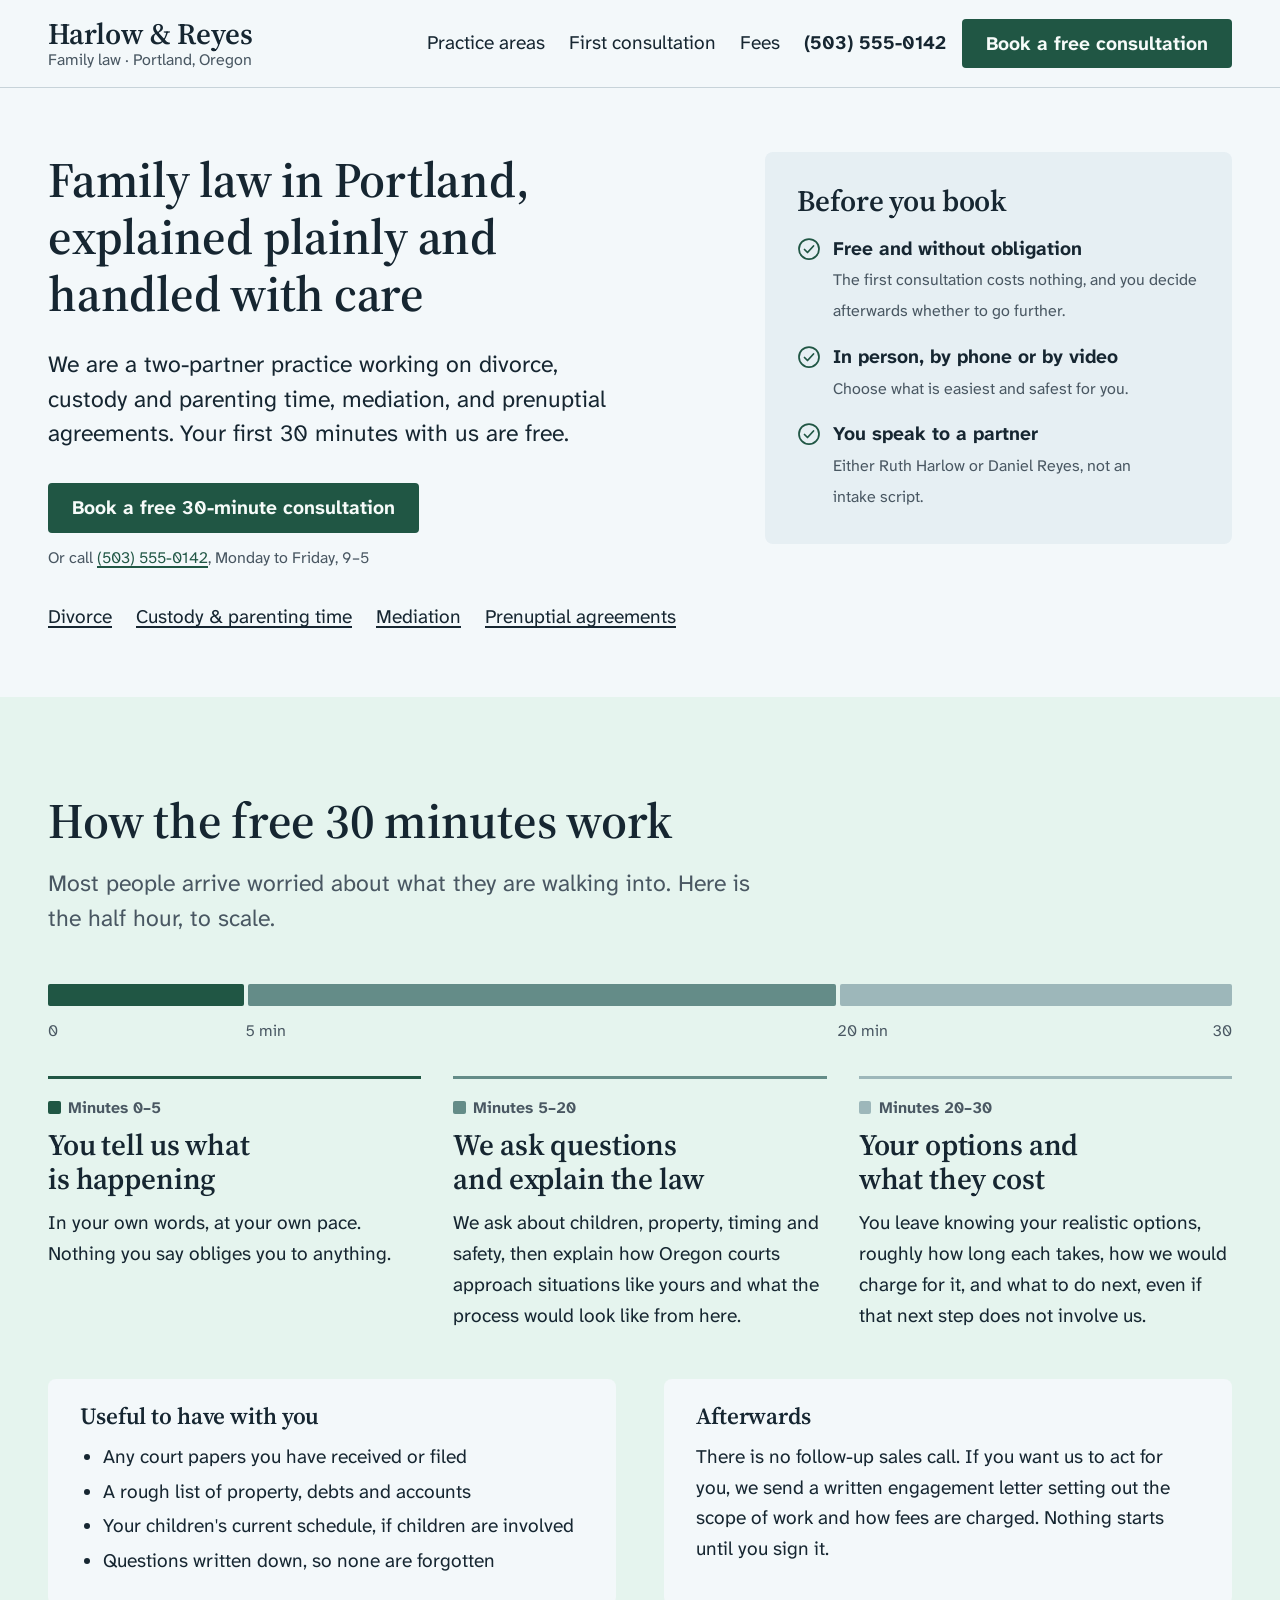
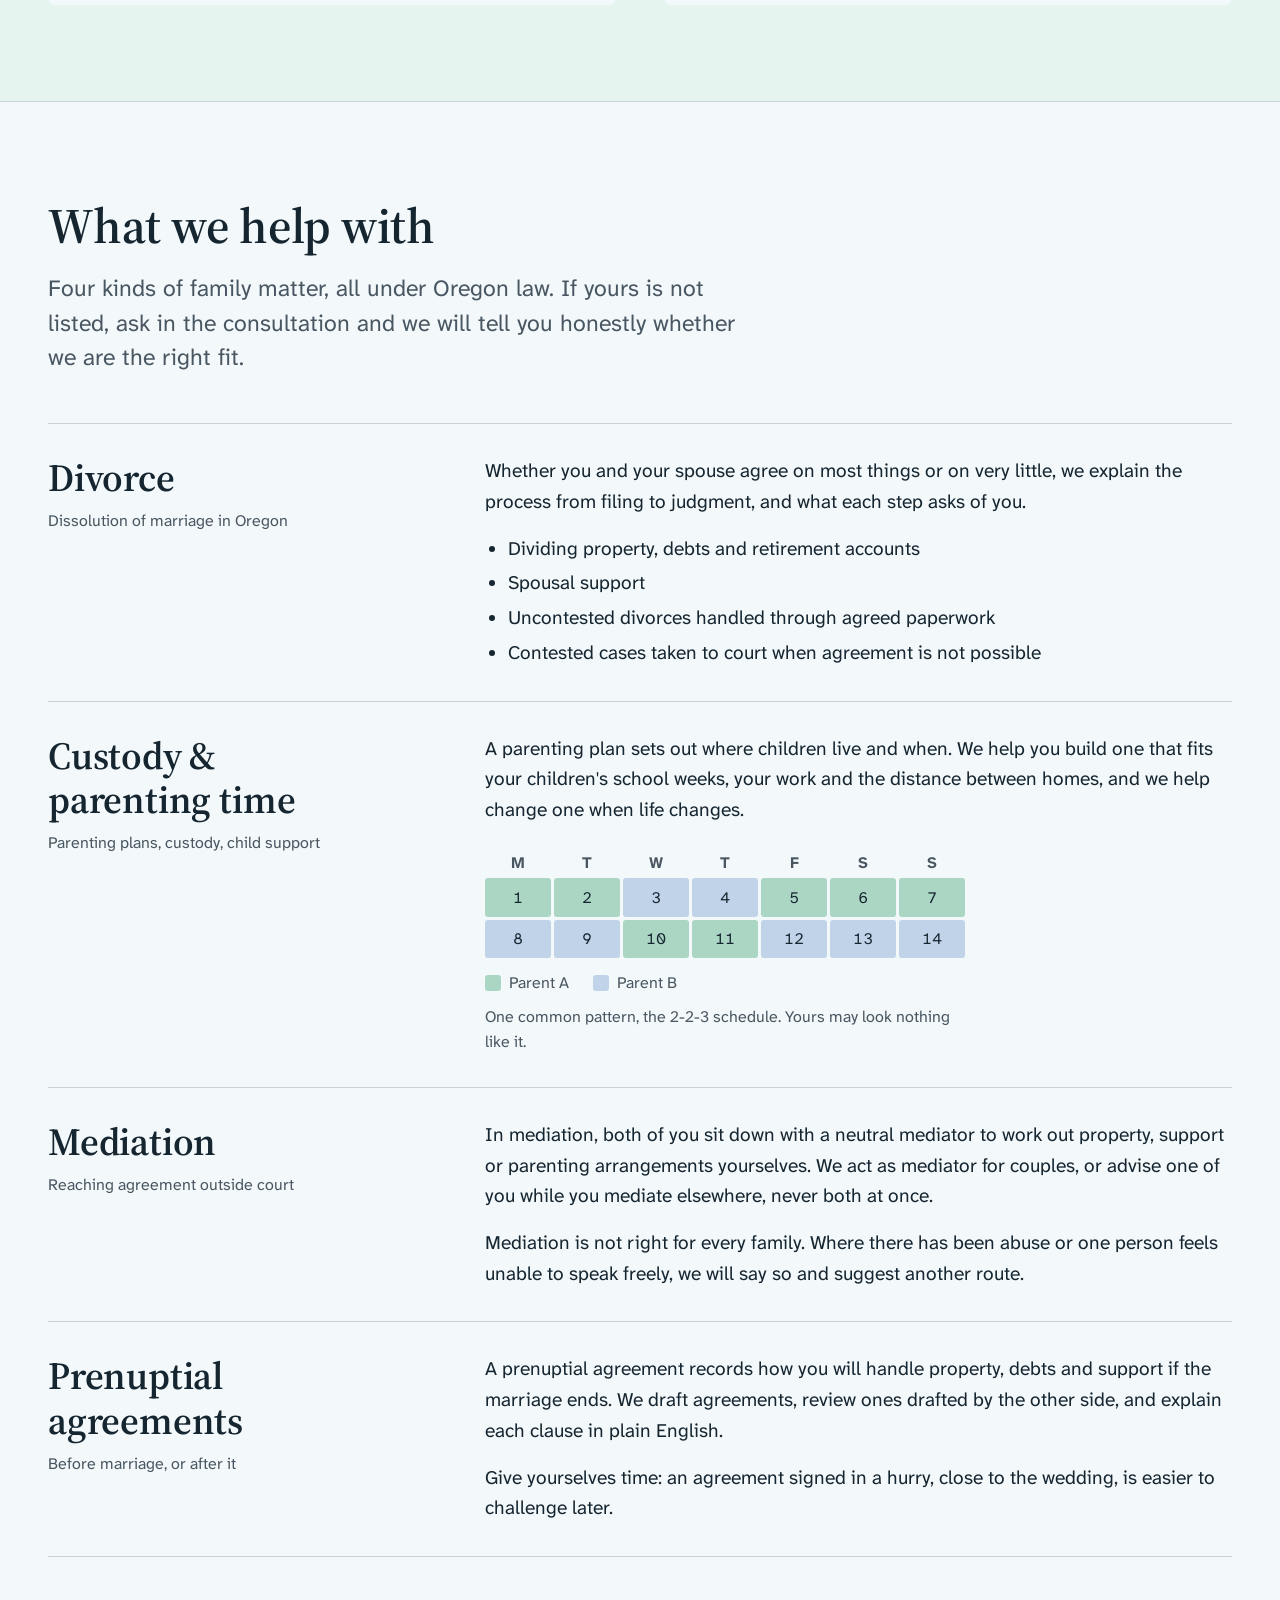
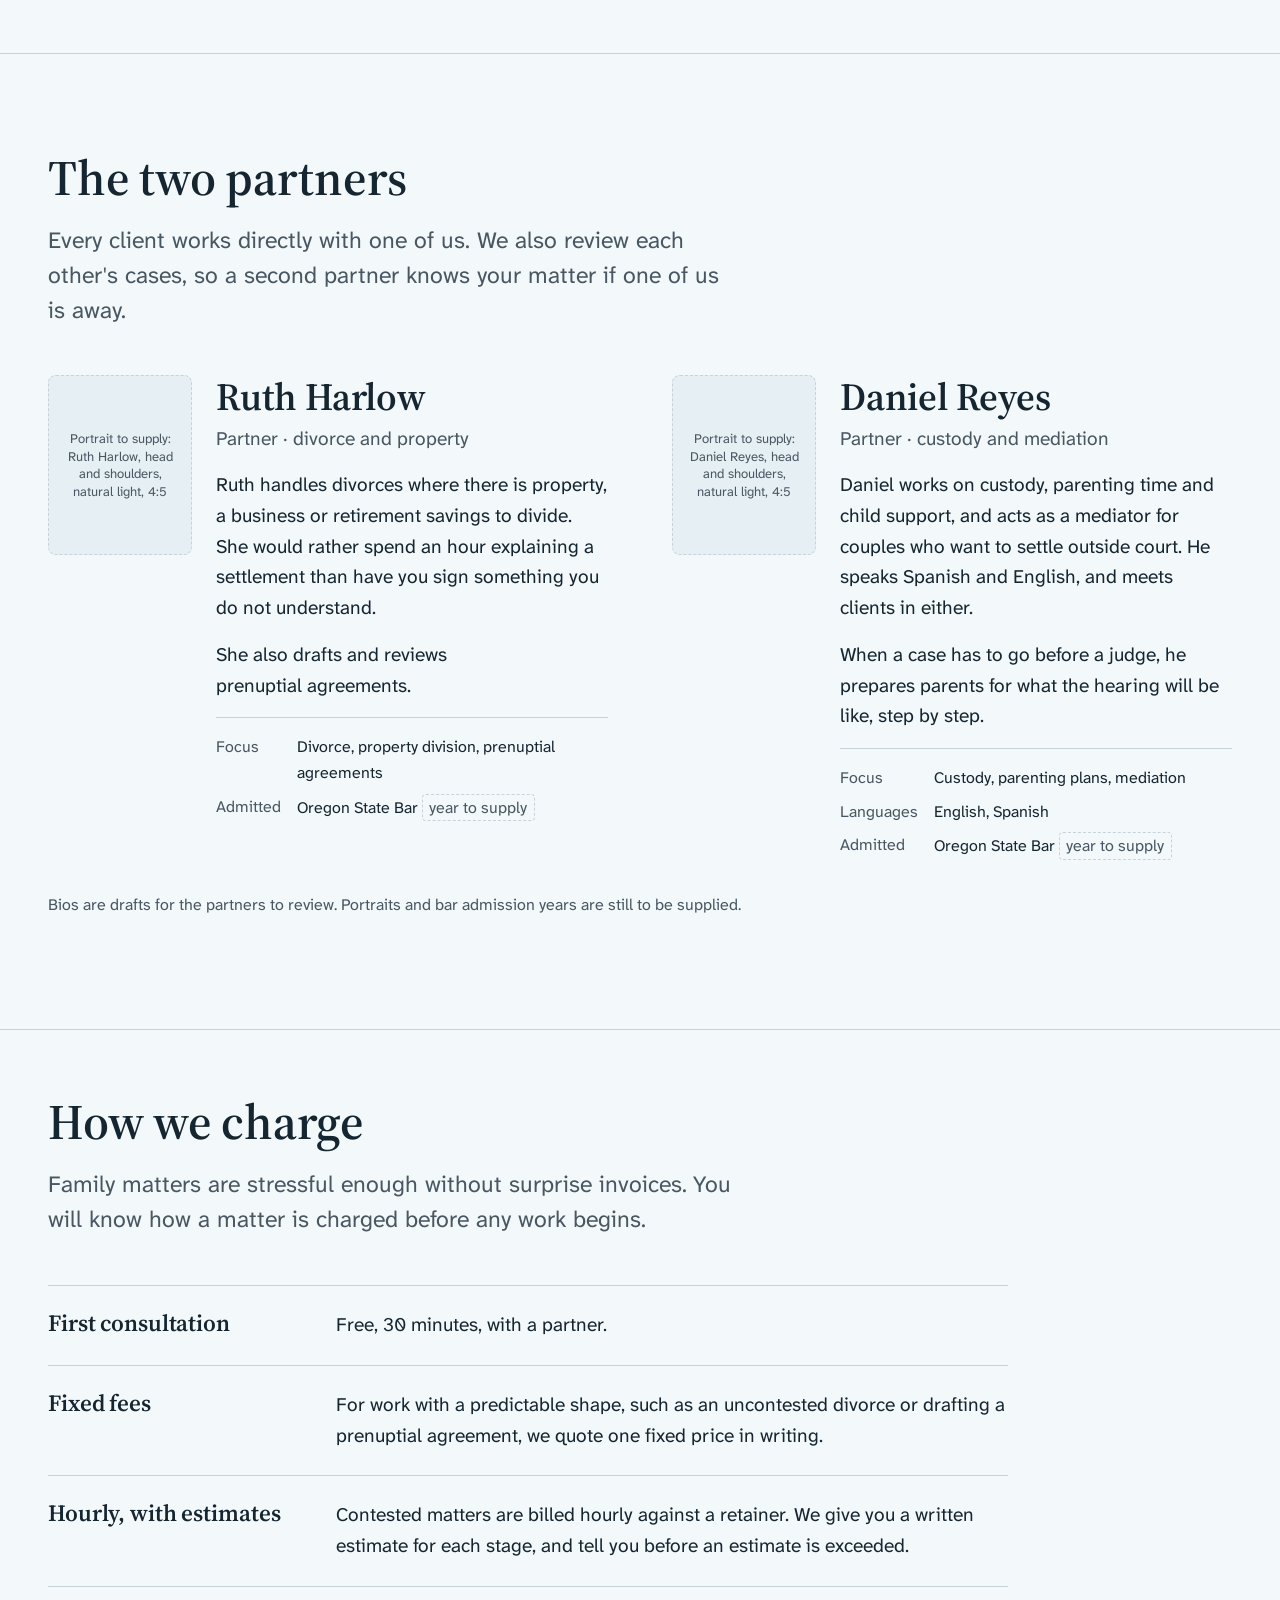
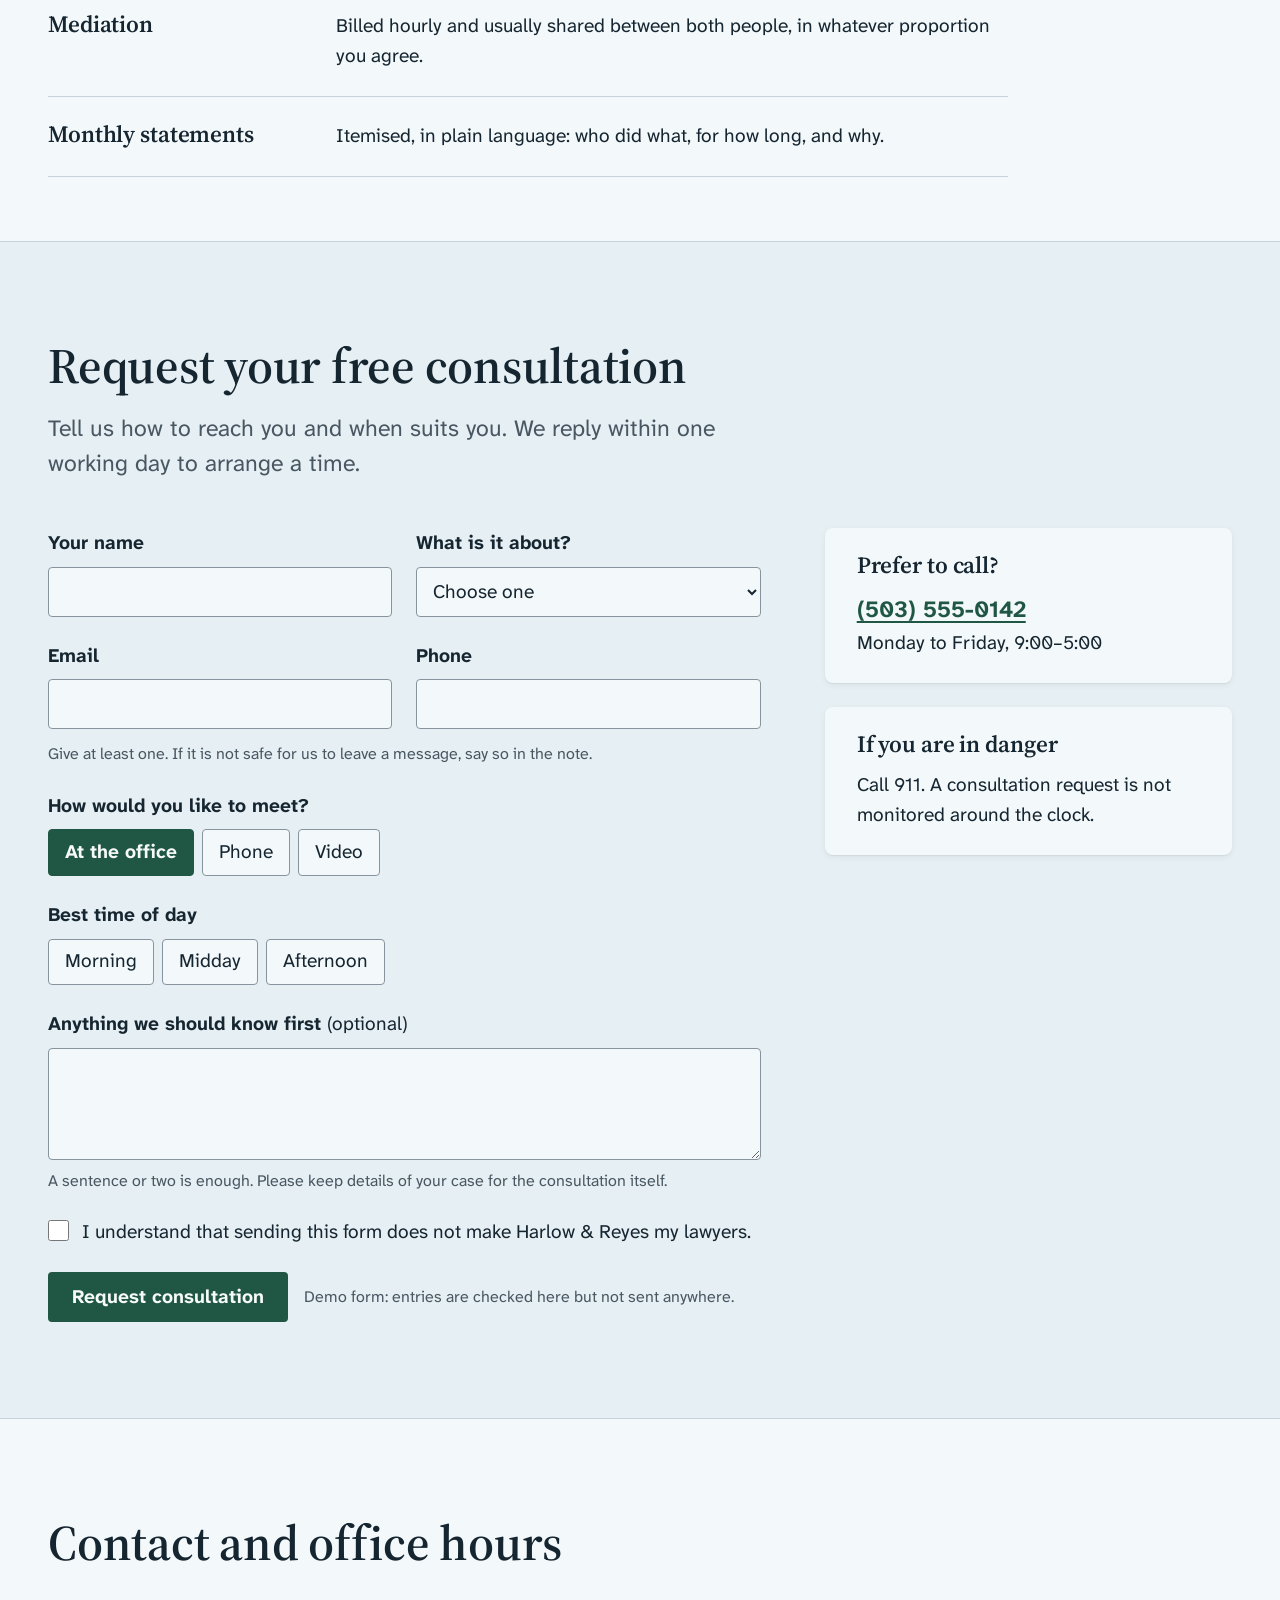
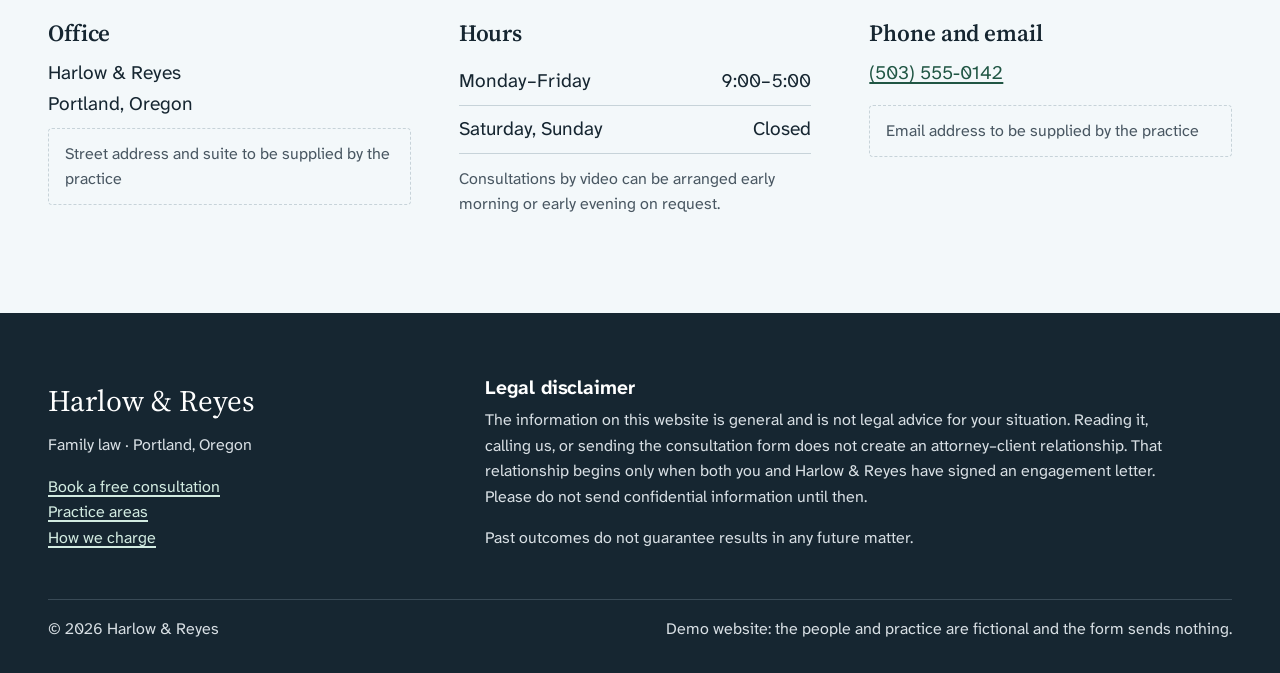
<file: showcase/briefs/law/current.html>
<!doctype html>
<html lang="en">
<head>
<meta charset="utf-8">
<meta name="viewport" content="width=device-width, initial-scale=1">
<title>Harlow &amp; Reyes · Family law in Portland, Oregon</title>
<meta name="description" content="Harlow & Reyes is a two-partner family law practice in Portland, Oregon: divorce, custody and parenting time, mediation, and prenuptial agreements. Book a free 30-minute consultation.">
<meta name="robots" content="index,follow,max-image-preview:large">
<meta name="theme-color" content="#2f5b4c">
<meta property="og:title" content="Harlow & Reyes · Family law in Portland">
<meta property="og:description" content="Divorce, custody, mediation and prenuptial agreements. Start with a free 30-minute consultation.">
<meta property="og:type" content="website">
<link rel="icon" href="data:image/svg+xml,%3Csvg xmlns='http://www.w3.org/2000/svg' viewBox='0 0 32 32'%3E%3Crect width='32' height='32' rx='4' fill='%232f5b4c'/%3E%3Ctext x='16' y='22' font-family='Georgia' font-size='16' fill='%23fff' text-anchor='middle'%3EH%26amp;R%3C/text%3E%3C/svg%3E">
<link rel="preconnect" href="https://fonts.googleapis.com">
<link rel="preconnect" href="https://fonts.gstatic.com" crossorigin>
<link href="https://fonts.googleapis.com/css2?family=Atkinson+Hyperlegible+Next:wght@400;500;700&family=Source+Serif+4:opsz,wght@8..60,500;8..60,600&display=swap" rel="stylesheet">
<script type="application/ld+json">
{"@context":"https://schema.org","@type":"LegalService","name":"Harlow & Reyes","areaServed":"Portland, Oregon","address":{"@type":"PostalAddress","addressLocality":"Portland","addressRegion":"OR","addressCountry":"US"},"telephone":"+1-503-555-0142","openingHours":"Mo-Fr 09:00-17:00","knowsAbout":["Divorce","Child custody","Family mediation","Prenuptial agreements"]}
</script>
<style>
:root {
  --font-display: "Source Serif 4", "Iowan Old Style", Georgia, serif;
  --font-text: "Atkinson Hyperlegible Next", "Atkinson Hyperlegible", "Segoe UI", system-ui, sans-serif;
  /* palette: Portland rain grey, Douglas fir, slate */
  --hue: 228;
  --ground: oklch(97.6% 0.006 var(--hue));
  --surface: oklch(94.6% 0.011 var(--hue));
  --line: oklch(86% 0.016 var(--hue));
  --ink: oklch(26% 0.03 240);
  --muted: oklch(45% 0.025 240);
  --fir: oklch(41% 0.065 168);           /* action, and only action */
  --fir-hover: oklch(34% 0.06 168);
  --on-fir: oklch(98.5% 0.006 168);
  --week-a: oklch(84% 0.05 168);         /* parenting-plan calendar: parent A */
  --week-b: oklch(86% 0.035 250);        /* parent B */
  --ok: oklch(41% 0.065 168);
  --error: oklch(48% 0.16 28);
  --focus: oklch(55% 0.13 250);
  --space-1: 0.25rem; --space-2: 0.5rem; --space-3: 0.75rem; --space-4: 1rem;
  --space-5: 1.5rem; --space-6: 2rem; --space-7: 3rem; --space-8: 4rem; --space-9: 6rem; --space-10: 8rem;
  /* scale 1.2, larger base for a stressed reader */
  --step--1: clamp(0.94rem, 0.92rem + 0.1vw, 1rem);
  --step-0: clamp(1.1rem, 1.06rem + 0.2vw, 1.2rem);
  --step-1: clamp(1.3rem, 1.24rem + 0.3vw, 1.45rem);
  --step-2: clamp(1.55rem, 1.44rem + 0.55vw, 1.85rem);
  --step-3: clamp(1.85rem, 1.65rem + 1vw, 2.4rem);
  --step-4: clamp(2.2rem, 1.9rem + 1.6vw, 3.1rem);
  --radius-1: 4px; --radius-2: 8px;
  --control-h: 3.1rem;
  --shadow-1: 0 1px 1px oklch(20% 0.02 var(--hue) / 0.05), 0 2px 6px oklch(20% 0.02 var(--hue) / 0.06);
  --ease-out: cubic-bezier(0.2, 0.8, 0.2, 1);
  --dur-1: 150ms;
}
*, *::before, *::after { box-sizing: border-box; }
html { -webkit-text-size-adjust: 100%; text-size-adjust: 100%; }
@media (prefers-reduced-motion: no-preference) { html { scroll-behavior: smooth; } }
body { margin: 0; background: var(--ground); color: var(--ink); font-family: var(--font-text); font-size: var(--step-0); line-height: 1.6; font-synthesis: none; }
::selection { background: var(--week-a); color: var(--ink); }
h1, h2, h3 { font-family: var(--font-display); font-weight: 600; line-height: 1.15; margin: 0; text-wrap: balance; letter-spacing: -0.005em; }
p, li { text-wrap: pretty; }
p { margin: 0 0 var(--space-4); }
a { color: var(--fir); text-underline-offset: 0.18em; text-decoration-thickness: 1.5px; }
a:hover { color: var(--fir-hover); text-decoration-thickness: 2.5px; }
:focus-visible { outline: 3px solid var(--focus); outline-offset: 3px; border-radius: 2px; }
.wrap { width: min(100% - 2 * clamp(1rem, 4vw, 2.5rem), 74rem); margin-inline: auto; }
.visually-hidden { position: absolute !important; width: 1px; height: 1px; overflow: hidden; clip: rect(0 0 0 0); white-space: nowrap; }
.skip { position: absolute; left: 1rem; top: -4rem; background: var(--fir); color: var(--on-fir); padding: .5rem 1rem; z-index: 10; }
.skip:focus { top: 1rem; }
[id] { scroll-margin-top: var(--space-5); }
time, .num { font-variant-numeric: tabular-nums; }

.btn { display: inline-flex; align-items: center; justify-content: center; gap: .5em; min-height: var(--control-h); padding: 0 var(--space-5); border-radius: var(--radius-1); background: var(--fir); color: var(--on-fir); font: 700 var(--step-0)/1.2 var(--font-text); text-decoration: none; border: 0; cursor: pointer; transition: background-color var(--dur-1) var(--ease-out); }
.btn:hover { background: var(--fir-hover); color: var(--on-fir); text-decoration: none; }
.btn:active { transform: translateY(1px); }

/* header */
.top { border-bottom: 1px solid var(--line); background: var(--ground); }
.top-in { display: flex; flex-wrap: wrap; align-items: center; justify-content: space-between; gap: var(--space-3) var(--space-5); padding-block: var(--space-4); }
.brand { text-decoration: none; color: var(--ink); display: flex; flex-direction: column; line-height: 1.1; }
.brand b { font-family: var(--font-display); font-weight: 600; font-size: var(--step-2); }
.brand span { font-size: var(--step--1); color: var(--muted); }
.top nav ul { list-style: none; margin: 0; padding: 0; display: flex; flex-wrap: wrap; gap: var(--space-1) var(--space-2); align-items: center; }
.top nav a:not(.btn) { color: var(--ink); text-decoration: none; padding: var(--space-3) var(--space-2); display: block; }
.top nav a:not(.btn):hover { text-decoration: underline; }
.top .tel { font-weight: 700; }
@media (max-width: 880px) { .top nav li.opt { display: none; } }

/* opening */
.opening { padding-block: var(--space-8) var(--space-8); display: grid; gap: var(--space-7); }
@media (min-width: 940px) { .opening { grid-template-columns: 7fr 5fr; column-gap: var(--space-8); align-items: start; } }
.opening h1 { font-size: var(--step-4); max-width: 20ch; }
.opening .lede { font-size: var(--step-1); line-height: 1.5; max-width: 38ch; margin-top: var(--space-5); color: var(--ink); }
.opening .actions { display: flex; flex-wrap: wrap; gap: var(--space-3) var(--space-5); align-items: center; margin-top: var(--space-6); }
.opening .actions p { margin: 0; color: var(--muted); font-size: var(--step--1); }
.areas-quick { list-style: none; padding: 0; margin: var(--space-6) 0 0; display: flex; flex-wrap: wrap; gap: var(--space-2) var(--space-5); color: var(--muted); }
.areas-quick a { color: var(--ink); }
.reassure { background: var(--surface); border-radius: var(--radius-2); padding: var(--space-6); }
.reassure h2 { font-size: var(--step-2); margin-bottom: var(--space-4); }
.reassure ul { margin: 0; padding: 0; list-style: none; display: grid; gap: var(--space-4); }
.reassure li { display: grid; grid-template-columns: 1.5rem 1fr; gap: var(--space-3); }
.reassure li svg { width: 1.5rem; height: 1.5rem; color: var(--fir); margin-top: 0.15em; }
.reassure li b { display: block; }
.reassure li span { color: var(--muted); font-size: var(--step--1); }

/* section rhythm */
.sec { padding-block: var(--space-9); border-top: 1px solid var(--line); }
.sec-head { max-width: 44rem; margin-bottom: var(--space-7); }
.sec-head h2 { font-size: var(--step-4); }
.sec-head p { margin-top: var(--space-4); color: var(--muted); font-size: var(--step-1); line-height: 1.5; }

/* practice areas: a ledger, not cards */
.practice { display: grid; gap: 0; }
.area { display: grid; gap: var(--space-4) var(--space-8); padding-block: var(--space-6); border-top: 1px solid var(--line); }
.area:last-child { border-bottom: 1px solid var(--line); }
@media (min-width: 860px) { .area { grid-template-columns: 4fr 8fr; } }
.area h3 { font-size: var(--step-3); }
.area h3 + p { color: var(--muted); margin: var(--space-2) 0 0; font-size: var(--step--1); }
.area .body p { max-width: 62ch; }
.area ul { margin: 0; padding-left: 1.2em; display: grid; gap: var(--space-1); max-width: 62ch; }
.area .body > p:last-child { margin-bottom: 0; }
.cal { margin: var(--space-5) 0 0; max-width: 30rem; }
.cal-grid { display: grid; grid-template-columns: repeat(7, 1fr); gap: 3px; font-size: var(--step--1); }
.cal-grid span { display: grid; place-items: center; min-height: 2.4rem; border-radius: 3px; font-variant-numeric: tabular-nums; }
.cal-grid .d { color: var(--muted); min-height: 1.6rem; font-weight: 700; }
.cal-grid .a { background: var(--week-a); }
.cal-grid .b { background: var(--week-b); }
.cal figcaption { font-size: var(--step--1); color: var(--muted); margin-top: var(--space-3); display: flex; flex-wrap: wrap; gap: var(--space-2) var(--space-5); }
.key { display: inline-flex; align-items: center; gap: var(--space-2); }
.key i { width: 1rem; height: 1rem; border-radius: 3px; display: inline-block; }

/* first consultation: 30 minutes, drawn to scale */
.consult-bar { display: grid; grid-template-columns: 5fr 15fr 10fr; gap: 4px; margin-bottom: var(--space-3); }
.consult-bar div { height: 0.9rem; background: var(--fir); border-radius: 2px; }
.consult-bar div:nth-child(2) { background: color-mix(in oklch, var(--fir), var(--ground) 35%); }
.consult-bar div:nth-child(3) { background: color-mix(in oklch, var(--fir), var(--ground) 62%); }
.consult-scale { display: grid; grid-template-columns: 5fr 15fr 10fr; font-size: var(--step--1); color: var(--muted); margin-bottom: var(--space-6); font-variant-numeric: tabular-nums; }
.consult-scale span:last-child { display: flex; justify-content: space-between; }
.steps { list-style: none; margin: 0; padding: 0; display: grid; gap: var(--space-6); }
@media (min-width: 860px) { .steps { grid-template-columns: 1fr 1fr 1fr; gap: var(--space-6); } }
.steps time::before { content: ""; display: inline-block; width: .8em; height: .8em; border-radius: 2px; background: var(--fir); margin-right: .45em; vertical-align: -.05em; }
.steps li:nth-child(2) time::before { background: color-mix(in oklch, var(--fir), var(--ground) 35%); }
.steps li:nth-child(3) time::before { background: color-mix(in oklch, var(--fir), var(--ground) 62%); }
.consult { background: oklch(95.5% 0.018 168); border-top: 0; }
.consult .around > div { background: var(--ground); }
.consult-bar div { height: 1.4rem; }
.steps li { border-top: 3px solid var(--fir); padding-top: var(--space-4); }
.steps li:nth-child(2) { border-color: color-mix(in oklch, var(--fir), var(--ground) 35%); }
.steps li:nth-child(3) { border-color: color-mix(in oklch, var(--fir), var(--ground) 62%); }
.steps time { font-weight: 700; display: block; color: var(--muted); font-size: var(--step--1); }
.steps h3 { font-size: var(--step-2); margin: var(--space-2) 0 var(--space-3); }
.steps p { margin: 0; }
.around { display: grid; gap: var(--space-5); margin-top: var(--space-7); }
@media (min-width: 760px) { .around { grid-template-columns: 1fr 1fr; gap: var(--space-7); } }
.around > div { background: var(--surface); border-radius: var(--radius-2); padding: var(--space-5) var(--space-6); }
.around h3 { font-size: var(--step-1); margin-bottom: var(--space-3); }
.around ul { margin: 0; padding-left: 1.2em; display: grid; gap: var(--space-1); }

/* partners */
.partners { display: grid; gap: var(--space-8); }
@media (min-width: 860px) { .partners { grid-template-columns: 1fr 1fr; gap: var(--space-8); } }
.partner { display: grid; gap: var(--space-5); align-content: start; }
@media (min-width: 560px) { .partner { grid-template-columns: 9rem 1fr; } }
.portrait { margin: 0; aspect-ratio: 4 / 5; background: var(--surface); border: 1.5px dashed var(--line); border-radius: var(--radius-2); display: grid; place-items: center; padding: var(--space-3); text-align: center; font-size: 0.82rem; line-height: 1.35; color: var(--muted); }
@media (max-width: 559px) { .portrait { width: 9rem; } }
.partner h3 { font-size: var(--step-3); }
.partner .role { color: var(--muted); margin: var(--space-1) 0 var(--space-4); }
.partner dl { margin: var(--space-4) 0 0; display: grid; grid-template-columns: auto 1fr; gap: var(--space-2) var(--space-4); font-size: var(--step--1); border-top: 1px solid var(--line); padding-top: var(--space-4); }
.partner dt { color: var(--muted); }
.partner dd { margin: 0; }
.draft-note { margin-top: var(--space-6); font-size: var(--step--1); color: var(--muted); }

/* fees */
.fees { display: grid; gap: 0; max-width: 60rem; }
.fee { display: grid; gap: var(--space-2) var(--space-6); padding-block: var(--space-5); border-top: 1px solid var(--line); }
.fee:last-child { border-bottom: 1px solid var(--line); }
@media (min-width: 760px) { .fee { grid-template-columns: 16rem 1fr; } }
.fee h3 { font-size: var(--step-1); }
.fee p { margin: 0; max-width: 60ch; }

/* request form */
.request { background: var(--surface); }
.form-grid { display: grid; gap: var(--space-7); }
@media (min-width: 940px) { .form-grid { grid-template-columns: 7fr 4fr; gap: var(--space-8); align-items: start; } }
form { display: grid; gap: var(--space-5); }
.row2 { display: grid; gap: var(--space-5); }
@media (min-width: 600px) { .row2 { grid-template-columns: 1fr 1fr; } }
.field { display: grid; gap: var(--space-2); align-content: start; }
.field label, legend { font-weight: 700; padding: 0; }
.hint { font-size: var(--step--1); color: var(--muted); margin: 0; }
input[type=text], input[type=email], input[type=tel], select, textarea { font: inherit; color: var(--ink); background: var(--ground); border: 1.5px solid oklch(66% 0.02 240); border-radius: var(--radius-1); min-height: var(--control-h); padding: var(--space-2) var(--space-3); width: 100%; caret-color: var(--fir); }
textarea { min-height: 7rem; resize: vertical; }
input:focus-visible, select:focus-visible, textarea:focus-visible { outline: 3px solid var(--focus); outline-offset: 2px; }
[aria-invalid="true"] { border-color: var(--error) !important; }
.error { color: var(--error); font-weight: 700; font-size: var(--step--1); margin: 0; }
.error:empty { display: none; }
fieldset { border: 0; margin: 0; padding: 0; min-width: 0; }
.choices { display: flex; flex-wrap: wrap; gap: var(--space-2); margin-top: var(--space-2); }
.choice { position: relative; }
.choice input { position: absolute; opacity: 0; inset: 0; width: 100%; height: 100%; margin: 0; cursor: pointer; }
.choice span { display: inline-flex; align-items: center; min-height: 2.9rem; padding: 0 var(--space-4); border: 1.5px solid oklch(66% 0.02 240); border-radius: var(--radius-1); background: var(--ground); }
.choice input:checked + span { background: var(--fir); border-color: var(--fir); color: var(--on-fir); font-weight: 700; }
.choice input:focus-visible + span { outline: 3px solid var(--focus); outline-offset: 2px; }
.check { display: grid; grid-template-columns: 1.4rem 1fr; gap: var(--space-3); align-items: start; }
.check input { width: 1.3rem; height: 1.3rem; margin: 0.2em 0 0; accent-color: var(--fir); }
.aside { display: grid; gap: var(--space-5); }
.aside > div { background: var(--ground); border-radius: var(--radius-2); padding: var(--space-5) var(--space-6); box-shadow: var(--shadow-1); }
.aside h3 { font-size: var(--step-1); margin-bottom: var(--space-3); }
.aside p:last-child, .aside ul:last-child { margin-bottom: 0; }
.aside ul { padding-left: 1.2em; margin: 0; display: grid; gap: var(--space-1); }
.demo { font-size: var(--step--1); color: var(--muted); margin: 0; }
.done { background: var(--ground); border-left: 4px solid var(--ok); padding: var(--space-5); border-radius: var(--radius-1); }
.done h3 { font-size: var(--step-2); margin-bottom: var(--space-2); }
.done p:last-child { margin: 0; }

/* contact */
.contact-grid { display: grid; gap: var(--space-7); }
@media (min-width: 860px) { .contact-grid { grid-template-columns: 1fr 1fr 1fr; } }
.contact-grid h3 { font-size: var(--step-1); margin-bottom: var(--space-3); }
.hours { border-collapse: collapse; width: 100%; max-width: 22rem; }
.hours th, .hours td { text-align: left; padding: var(--space-2) 0; border-bottom: 1px solid var(--line); font-weight: 400; }
.hours td { text-align: right; font-variant-numeric: tabular-nums; }
.slot { border: 1.5px dashed var(--line); border-radius: var(--radius-1); padding: var(--space-3) var(--space-4); color: var(--muted); font-size: var(--step--1); }
address { font-style: normal; }

footer { background: var(--ink); color: oklch(90% 0.01 240); padding-block: var(--space-8) var(--space-6); font-size: var(--step--1); }
footer a { color: oklch(92% 0.03 168); }
footer a:hover { color: #fff; }
footer :focus-visible { outline-color: oklch(85% 0.08 168); }
.foot { display: grid; gap: var(--space-6); }
@media (min-width: 860px) { .foot { grid-template-columns: 1fr 2fr; gap: var(--space-8); } }
.foot .name { font-family: var(--font-display); font-size: var(--step-2); color: #fff; margin-bottom: var(--space-2); }
.disclaimer h2 { font-family: var(--font-text); font-size: var(--step-0); font-weight: 700; color: #fff; margin-bottom: var(--space-2); }
.disclaimer p { max-width: 70ch; }
.fine { margin-top: var(--space-6); padding-top: var(--space-4); border-top: 1px solid oklch(40% 0.03 240); display: flex; flex-wrap: wrap; justify-content: space-between; gap: var(--space-2); }

@media print { .top nav, .request, .opening .actions { display: none; } body { background: #fff; } }
</style>
</head>
<body>
<a class="skip" href="#main">Skip to main content</a>
<svg width="0" height="0" style="position:absolute" aria-hidden="true" focusable="false">
  <symbol id="tick" viewBox="0 0 24 24"><circle cx="12" cy="12" r="10" fill="none" stroke="currentColor" stroke-width="1.75"/><path d="M7.5 12.5l3 3 6-6.5" fill="none" stroke="currentColor" stroke-width="1.75" stroke-linecap="round" stroke-linejoin="round"/></symbol>
</svg>

<header class="top">
  <div class="wrap top-in">
    <a class="brand" href="#main"><b>Harlow &amp; Reyes</b><span>Family law · Portland, Oregon</span></a>
    <nav aria-label="Main">
      <ul>
        <li class="opt"><a href="#practice">Practice areas</a></li>
        <li class="opt"><a href="#consultation">First consultation</a></li>
        <li class="opt"><a href="#fees">Fees</a></li>
        <li class="opt"><a class="tel" href="tel:+15035550142">(503) 555-0142</a></li>
        <li><a class="btn" href="#request">Book a free consultation</a></li>
      </ul>
    </nav>
  </div>
</header>

<main id="main">
  <section class="wrap opening" aria-labelledby="h1">
    <div>
      <h1 id="h1">Family law in Portland, explained plainly and handled with care</h1>
      <p class="lede">We are a two-partner practice working on divorce, custody and parenting time, mediation, and prenuptial agreements. Your first 30 minutes with us are free.</p>
      <div class="actions">
        <a class="btn" href="#request">Book a free 30-minute consultation</a>
        <p>Or call <a href="tel:+15035550142">(503) 555-0142</a>, Monday to Friday, 9–5</p>
      </div>
      <ul class="areas-quick" aria-label="Practice areas">
        <li><a href="#divorce">Divorce</a></li>
        <li><a href="#custody">Custody &amp; parenting time</a></li>
        <li><a href="#mediation">Mediation</a></li>
        <li><a href="#prenup">Prenuptial agreements</a></li>
      </ul>
    </div>
    <aside class="reassure" aria-labelledby="reassure-h">
      <h2 id="reassure-h">Before you book</h2>
      <ul>
        <li><svg aria-hidden="true"><use href="#tick"/></svg><div><b>Free and without obligation</b><span>The first consultation costs nothing, and you decide afterwards whether to go further.</span></div></li>
        <li><svg aria-hidden="true"><use href="#tick"/></svg><div><b>In person, by phone or by video</b><span>Choose what is easiest and safest for you.</span></div></li>
        <li><svg aria-hidden="true"><use href="#tick"/></svg><div><b>You speak to a partner</b><span>Either Ruth Harlow or Daniel Reyes, not an intake script.</span></div></li>
      </ul>
    </aside>
  </section>

  <section class="sec consult" id="consultation" aria-labelledby="consult-h">
    <div class="wrap">
      <div class="sec-head">
        <h2 id="consult-h">How the free 30 minutes work</h2>
        <p>Most people arrive worried about what they are walking into. Here is the half hour, to scale.</p>
      </div>
      <div class="consult-bar" aria-hidden="true"><div></div><div></div><div></div></div>
      <div class="consult-scale" aria-hidden="true"><span>0</span><span>5 min</span><span><span>20 min</span><span>30</span></span></div>
      <ol class="steps">
        <li><time>Minutes 0–5</time><h3>You tell us what is happening</h3><p>In your own words, at your own pace. Nothing you say obliges you to anything.</p></li>
        <li><time>Minutes 5–20</time><h3>We ask questions and explain the law</h3><p>We ask about children, property, timing and safety, then explain how Oregon courts approach situations like yours and what the process would look like from here.</p></li>
        <li><time>Minutes 20–30</time><h3>Your options and what they cost</h3><p>You leave knowing your realistic options, roughly how long each takes, how we would charge for it, and what to do next, even if that next step does not involve us.</p></li>
      </ol>
      <div class="around">
        <div>
          <h3>Useful to have with you</h3>
          <ul>
            <li>Any court papers you have received or filed</li>
            <li>A rough list of property, debts and accounts</li>
            <li>Your children's current schedule, if children are involved</li>
            <li>Questions written down, so none are forgotten</li>
          </ul>
        </div>
        <div>
          <h3>Afterwards</h3>
          <p>There is no follow-up sales call. If you want us to act for you, we send a written engagement letter setting out the scope of work and how fees are charged. Nothing starts until you sign it.</p>
        </div>
      </div>
    </div>
  </section>

  <section class="sec" id="practice" aria-labelledby="practice-h">
    <div class="wrap">
      <div class="sec-head">
        <h2 id="practice-h">What we help with</h2>
        <p>Four kinds of family matter, all under Oregon law. If yours is not listed, ask in the consultation and we will tell you honestly whether we are the right fit.</p>
      </div>
      <div class="practice">
        <article class="area" id="divorce">
          <div><h3>Divorce</h3><p>Dissolution of marriage in Oregon</p></div>
          <div class="body">
            <p>Whether you and your spouse agree on most things or on very little, we explain the process from filing to judgment, and what each step asks of you.</p>
            <ul>
              <li>Dividing property, debts and retirement accounts</li>
              <li>Spousal support</li>
              <li>Uncontested divorces handled through agreed paperwork</li>
              <li>Contested cases taken to court when agreement is not possible</li>
            </ul>
          </div>
        </article>
        <article class="area" id="custody">
          <div><h3>Custody &amp; parenting time</h3><p>Parenting plans, custody, child support</p></div>
          <div class="body">
            <p>A parenting plan sets out where children live and when. We help you build one that fits your children's school weeks, your work and the distance between homes, and we help change one when life changes.</p>
            <figure class="cal">
              <div class="cal-grid" role="img" aria-label="Example two-week calendar for a 2-2-3 schedule: Parent A has Monday and Tuesday, Parent B Wednesday and Thursday, Parent A Friday to Sunday, then the pattern swaps in week two.">
                <span class="d">M</span><span class="d">T</span><span class="d">W</span><span class="d">T</span><span class="d">F</span><span class="d">S</span><span class="d">S</span>
                <span class="a">1</span><span class="a">2</span><span class="b">3</span><span class="b">4</span><span class="a">5</span><span class="a">6</span><span class="a">7</span>
                <span class="b">8</span><span class="b">9</span><span class="a">10</span><span class="a">11</span><span class="b">12</span><span class="b">13</span><span class="b">14</span>
              </div>
              <figcaption><span class="key"><i style="background:var(--week-a)"></i>Parent A</span><span class="key"><i style="background:var(--week-b)"></i>Parent B</span><span>One common pattern, the 2-2-3 schedule. Yours may look nothing like it.</span></figcaption>
            </figure>
          </div>
        </article>
        <article class="area" id="mediation">
          <div><h3>Mediation</h3><p>Reaching agreement outside court</p></div>
          <div class="body">
            <p>In mediation, both of you sit down with a neutral mediator to work out property, support or parenting arrangements yourselves. We act as mediator for couples, or advise one of you while you mediate elsewhere, never both at once.</p>
            <p>Mediation is not right for every family. Where there has been abuse or one person feels unable to speak freely, we will say so and suggest another route.</p>
          </div>
        </article>
        <article class="area" id="prenup">
          <div><h3>Prenuptial agreements</h3><p>Before marriage, or after it</p></div>
          <div class="body">
            <p>A prenuptial agreement records how you will handle property, debts and support if the marriage ends. We draft agreements, review ones drafted by the other side, and explain each clause in plain English.</p>
            <p>Give yourselves time: an agreement signed in a hurry, close to the wedding, is easier to challenge later.</p>
          </div>
        </article>
      </div>
    </div>
  </section>


  <section class="sec" id="partners" aria-labelledby="partners-h">
    <div class="wrap">
      <div class="sec-head">
        <h2 id="partners-h">The two partners</h2>
        <p>Every client works directly with one of us. We also review each other's cases, so a second partner knows your matter if one of us is away.</p>
      </div>
      <div class="partners">
        <article class="partner">
          <figure class="portrait"><figcaption>Portrait to supply: Ruth Harlow, head and shoulders, natural light, 4:5</figcaption></figure>
          <div>
            <h3>Ruth Harlow</h3>
            <p class="role">Partner · divorce and property</p>
            <p>Ruth handles divorces where there is property, a business or retirement savings to divide. She would rather spend an hour explaining a settlement than have you sign something you do not understand.</p>
            <p>She also drafts and reviews prenuptial agreements.</p>
            <dl><dt>Focus</dt><dd>Divorce, property division, prenuptial agreements</dd><dt>Admitted</dt><dd>Oregon State Bar <span class="slot" style="padding:0 .4em;white-space:nowrap;display:inline-block">year to supply</span></dd></dl>
          </div>
        </article>
        <article class="partner">
          <figure class="portrait"><figcaption>Portrait to supply: Daniel Reyes, head and shoulders, natural light, 4:5</figcaption></figure>
          <div>
            <h3>Daniel Reyes</h3>
            <p class="role">Partner · custody and mediation</p>
            <p>Daniel works on custody, parenting time and child support, and acts as a mediator for couples who want to settle outside court. He speaks Spanish and English, and meets clients in either.</p>
            <p>When a case has to go before a judge, he prepares parents for what the hearing will be like, step by step.</p>
            <dl><dt>Focus</dt><dd>Custody, parenting plans, mediation</dd><dt>Languages</dt><dd>English, Spanish</dd><dt>Admitted</dt><dd>Oregon State Bar <span class="slot" style="padding:0 .4em;white-space:nowrap;display:inline-block">year to supply</span></dd></dl>
          </div>
        </article>
      </div>
      <p class="draft-note">Bios are drafts for the partners to review. Portraits and bar admission years are still to be supplied.</p>
    </div>
  </section>

  <section class="sec" id="fees" style="padding-block:var(--space-8)" aria-labelledby="fees-h">
    <div class="wrap">
      <div class="sec-head">
        <h2 id="fees-h">How we charge</h2>
        <p>Family matters are stressful enough without surprise invoices. You will know how a matter is charged before any work begins.</p>
      </div>
      <div class="fees">
        <div class="fee"><h3>First consultation</h3><p>Free, 30 minutes, with a partner.</p></div>
        <div class="fee"><h3>Fixed fees</h3><p>For work with a predictable shape, such as an uncontested divorce or drafting a prenuptial agreement, we quote one fixed price in writing.</p></div>
        <div class="fee"><h3>Hourly, with estimates</h3><p>Contested matters are billed hourly against a retainer. We give you a written estimate for each stage, and tell you before an estimate is exceeded.</p></div>
        <div class="fee"><h3>Mediation</h3><p>Billed hourly and usually shared between both people, in whatever proportion you agree.</p></div>
        <div class="fee"><h3>Monthly statements</h3><p>Itemised, in plain language: who did what, for how long, and why.</p></div>
      </div>
    </div>
  </section>

  <section class="sec request" id="request" aria-labelledby="request-h">
    <div class="wrap">
      <div class="sec-head">
        <h2 id="request-h">Request your free consultation</h2>
        <p>Tell us how to reach you and when suits you. We reply within one working day to arrange a time.</p>
      </div>
      <div class="form-grid">
        <form id="form" novalidate>
          <div class="row2">
            <div class="field">
              <label for="f-name">Your name</label>
              <input type="text" id="f-name" name="name" autocomplete="name" required aria-describedby="f-name-err">
              <p class="error" id="f-name-err"></p>
            </div>
            <div class="field">
              <label for="f-matter">What is it about?</label>
              <select id="f-matter" name="matter" required aria-describedby="f-matter-err">
                <option value="">Choose one</option>
                <option>Divorce</option>
                <option>Custody or parenting time</option>
                <option>Mediation</option>
                <option>Prenuptial agreement</option>
                <option>Something else or not sure</option>
              </select>
              <p class="error" id="f-matter-err"></p>
            </div>
          </div>
          <div class="row2">
            <div class="field">
              <label for="f-email">Email</label>
              <input type="email" id="f-email" name="email" autocomplete="email" aria-describedby="f-contact-hint f-email-err">
              <p class="error" id="f-email-err"></p>
            </div>
            <div class="field">
              <label for="f-tel">Phone</label>
              <input type="tel" id="f-tel" name="tel" autocomplete="tel" aria-describedby="f-contact-hint f-tel-err">
              <p class="error" id="f-tel-err"></p>
            </div>
          </div>
          <p class="hint" id="f-contact-hint" style="margin-top:calc(var(--space-3) * -1)">Give at least one. If it is not safe for us to leave a message, say so in the note.</p>
          <fieldset>
            <legend>How would you like to meet?</legend>
            <div class="choices">
              <label class="choice"><input type="radio" name="format" value="Office" checked><span>At the office</span></label>
              <label class="choice"><input type="radio" name="format" value="Phone"><span>Phone</span></label>
              <label class="choice"><input type="radio" name="format" value="Video"><span>Video</span></label>
            </div>
          </fieldset>
          <fieldset>
            <legend>Best time of day</legend>
            <div class="choices">
              <label class="choice"><input type="checkbox" name="when" value="Morning"><span>Morning</span></label>
              <label class="choice"><input type="checkbox" name="when" value="Midday"><span>Midday</span></label>
              <label class="choice"><input type="checkbox" name="when" value="Afternoon"><span>Afternoon</span></label>
            </div>
          </fieldset>
          <div class="field">
            <label for="f-note">Anything we should know first <span style="font-weight:400">(optional)</span></label>
            <textarea id="f-note" name="note" aria-describedby="f-note-hint"></textarea>
            <p class="hint" id="f-note-hint">A sentence or two is enough. Please keep details of your case for the consultation itself.</p>
          </div>
          <label class="check"><input type="checkbox" id="f-ack" name="ack" required aria-describedby="f-ack-err"><span>I understand that sending this form does not make Harlow &amp; Reyes my lawyers.</span></label>
          <p class="error" id="f-ack-err"></p>
          <div style="display:flex;flex-wrap:wrap;gap:var(--space-4);align-items:center">
            <button class="btn" type="submit">Request consultation</button>
            <p class="demo">Demo form: entries are checked here but not sent anywhere.</p>
          </div>
          <div class="done" id="done" hidden tabindex="-1"></div>
        </form>
        <div class="aside">
          <div>
            <h3>Prefer to call?</h3>
            <p><a href="tel:+15035550142" style="font-size:var(--step-1);font-weight:700">(503) 555-0142</a><br>Monday to Friday, 9:00–5:00</p>
          </div>
          <div>
            <h3>If you are in danger</h3>
            <p>Call 911. A consultation request is not monitored around the clock.</p>
          </div>
        </div>
      </div>
    </div>
  </section>

  <section class="sec" id="contact" aria-labelledby="contact-h">
    <div class="wrap">
      <div class="sec-head"><h2 id="contact-h">Contact and office hours</h2></div>
      <div class="contact-grid">
        <div>
          <h3>Office</h3>
          <address>
            Harlow &amp; Reyes<br>
            Portland, Oregon<br>
            <span class="slot" style="display:inline-block;margin-top:var(--space-2)">Street address and suite to be supplied by the practice</span>
          </address>
        </div>
        <div>
          <h3>Hours</h3>
          <table class="hours">
            <caption class="visually-hidden">Office hours</caption>
            <tr><th scope="row">Monday–Friday</th><td>9:00–5:00</td></tr>
            <tr><th scope="row">Saturday, Sunday</th><td>Closed</td></tr>
          </table>
          <p class="hint" style="margin-top:var(--space-3)">Consultations by video can be arranged early morning or early evening on request.</p>
        </div>
        <div>
          <h3>Phone and email</h3>
          <p><a href="tel:+15035550142">(503) 555-0142</a></p>
          <p class="slot">Email address to be supplied by the practice</p>
        </div>
      </div>
    </div>
  </section>
</main>

<footer>
  <div class="wrap">
    <div class="foot">
      <div>
        <p class="name">Harlow &amp; Reyes</p>
        <p>Family law · Portland, Oregon</p>
        <p><a href="#request">Book a free consultation</a><br><a href="#practice">Practice areas</a><br><a href="#fees">How we charge</a></p>
      </div>
      <div class="disclaimer">
        <h2>Legal disclaimer</h2>
        <p>The information on this website is general and is not legal advice for your situation. Reading it, calling us, or sending the consultation form does not create an attorney–client relationship. That relationship begins only when both you and Harlow &amp; Reyes have signed an engagement letter. Please do not send confidential information until then.</p>
        <p>Past outcomes do not guarantee results in any future matter.</p>
      </div>
    </div>
    <div class="fine">
      <span>© <span id="year">2026</span> Harlow &amp; Reyes</span>
      <span>Demo website: the people and practice are fictional and the form sends nothing.</span>
    </div>
  </div>
</footer>

<script>
(() => {
  const form = document.getElementById("form");
  const set = (el, id, msg) => { document.getElementById(id).textContent = msg; if (el) el.setAttribute("aria-invalid", msg ? "true" : "false"); return !msg; };
  form.addEventListener("submit", (e) => {
    e.preventDefault();
    const name = form.name, matter = form.matter, email = form.email, tel = form.tel, ack = form.ack;
    const hasEmail = email.value.trim() !== "", hasTel = tel.value.trim() !== "";
    const emailOk = !hasEmail || /^[^\s@]+@[^\s@]+\.[^\s@]+$/.test(email.value.trim());
    const telOk = !hasTel || /^[+\d(][\d\s().-]{6,}$/.test(tel.value.trim());
    const checks = [
      [name, set(name, "f-name-err", name.value.trim().length > 1 ? "" : "Enter your name.")],
      [matter, set(matter, "f-matter-err", matter.value ? "" : "Choose what your matter is about. “Not sure” is fine.")],
      [email, set(email, "f-email-err", !hasEmail && !hasTel ? "Give an email or a phone number." : emailOk ? "" : "Check the email address, for example name@example.com.")],
      [tel, set(tel, "f-tel-err", hasTel && !telOk ? "Check the phone number, for example (503) 555-0142." : "")],
      [ack, set(ack, "f-ack-err", ack.checked ? "" : "Please confirm you have read this before sending.")]
    ];
    if (!hasEmail && !hasTel) tel.setAttribute("aria-invalid", "true");
    const bad = checks.find(([, ok]) => !ok);
    if (bad) { bad[0].focus(); return; }
    const done = document.getElementById("done");
    done.hidden = false;
    done.innerHTML = `<h3>Thank you, ${name.value.trim().split(" ")[0].replace(/[<>&"]/g, "")}</h3><p>Your request is complete on this page. Because this is a demo website, nothing was sent. On the live site, a partner would reply within one working day.</p>`;
    done.focus();
  });
  document.getElementById("year").textContent = new Date().getFullYear();
})();
</script>
</body>
</html>
</file>
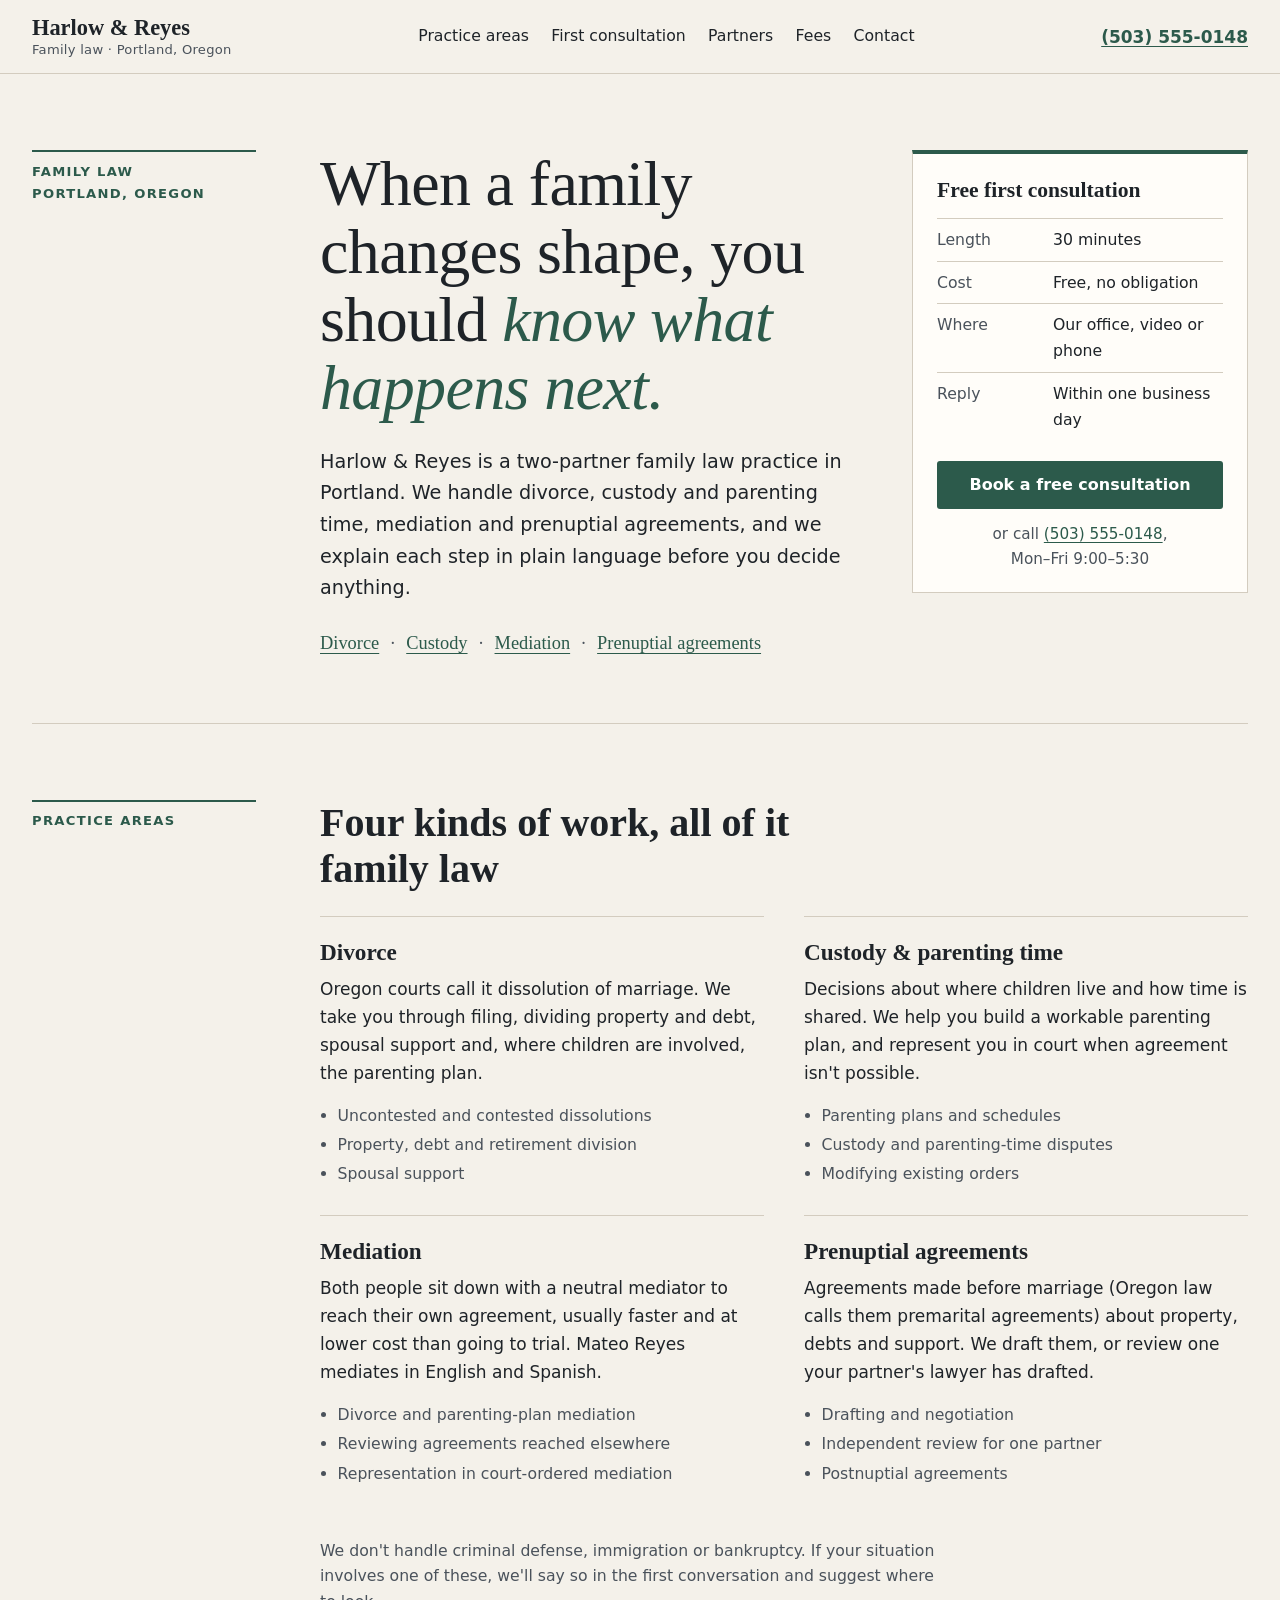
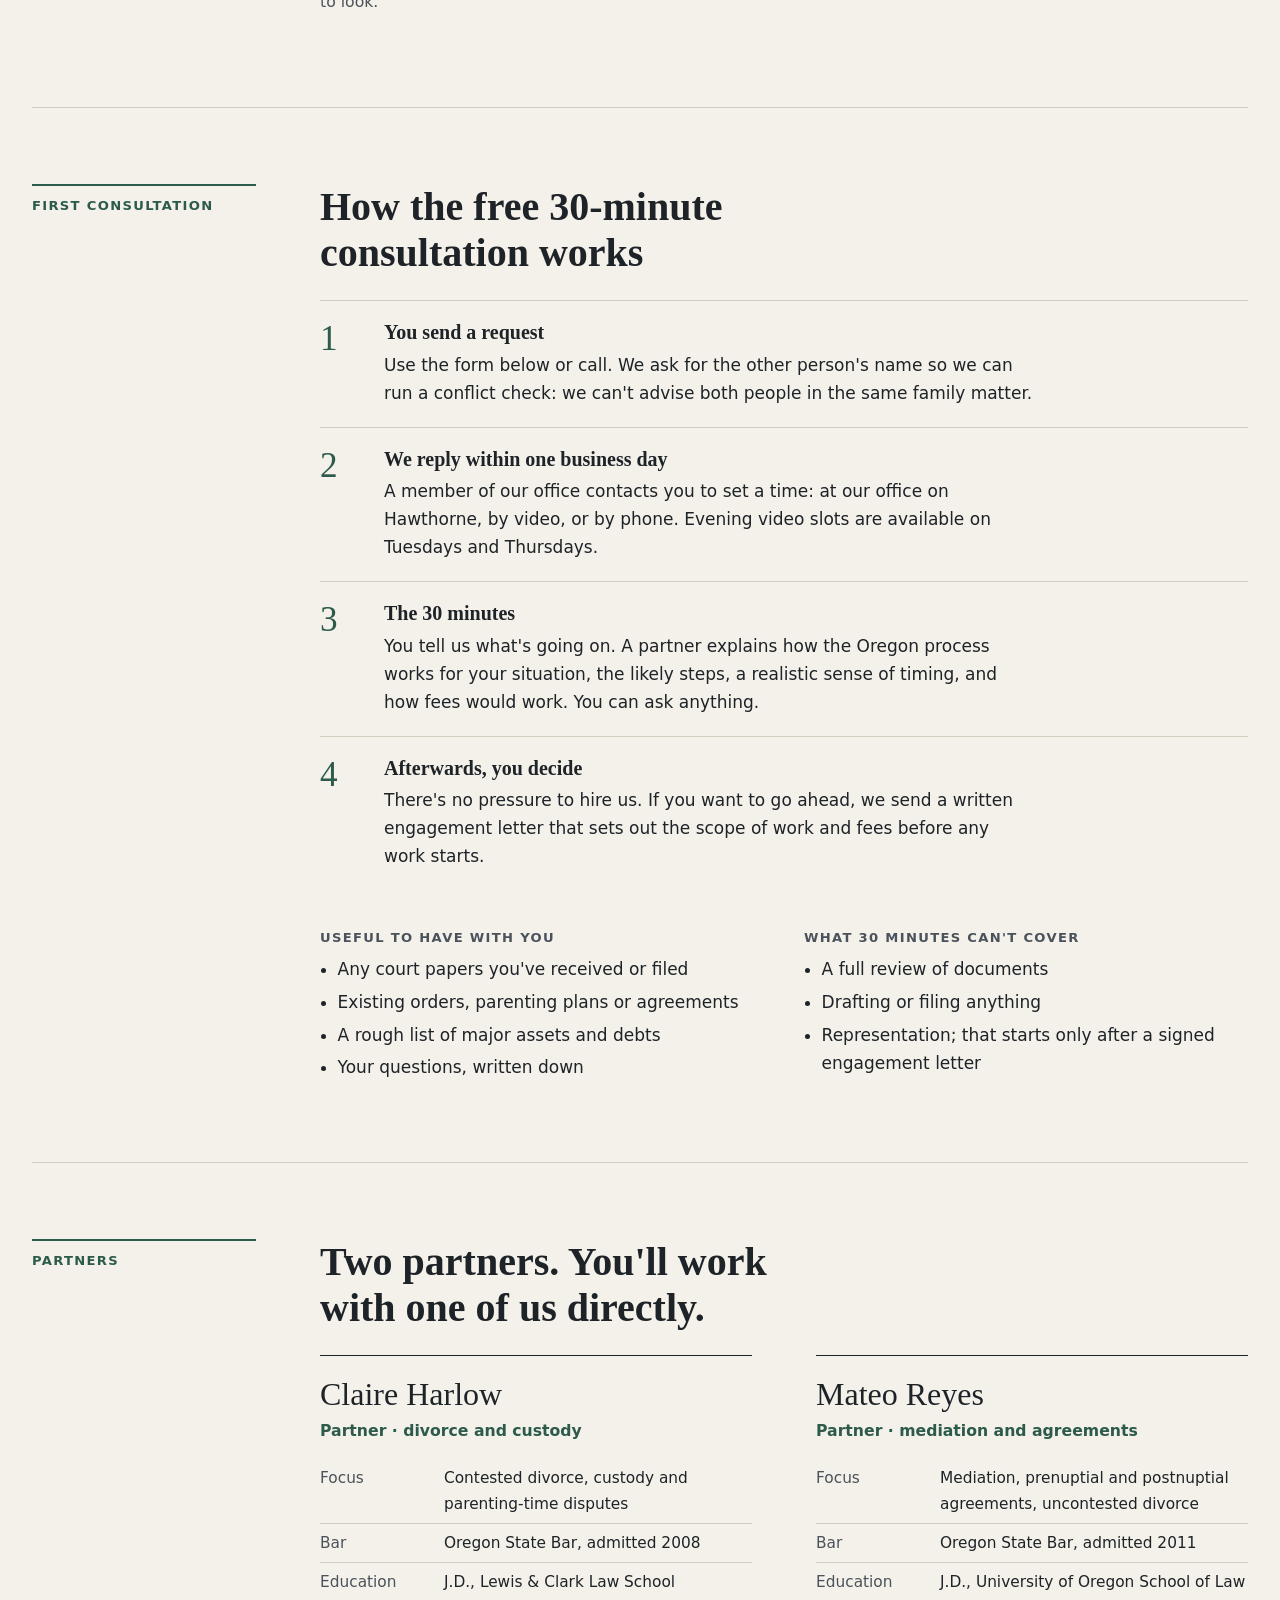
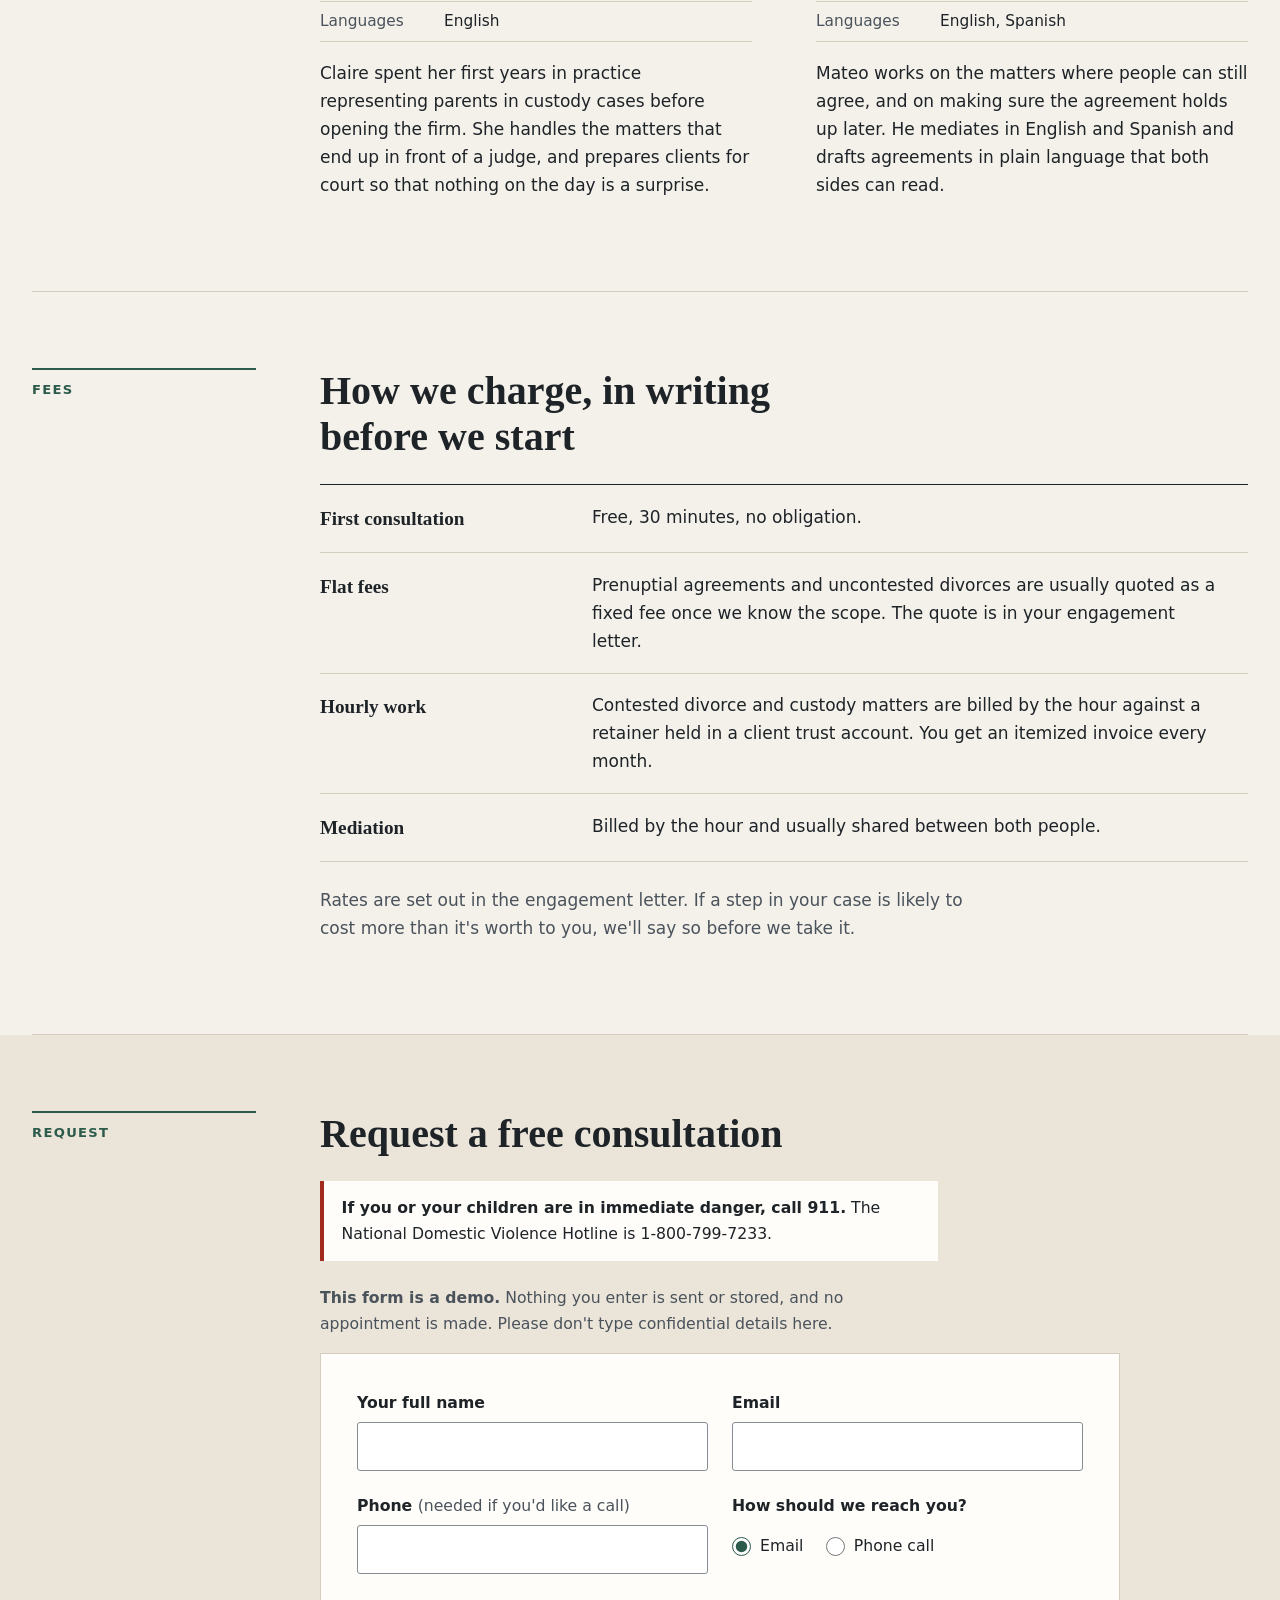
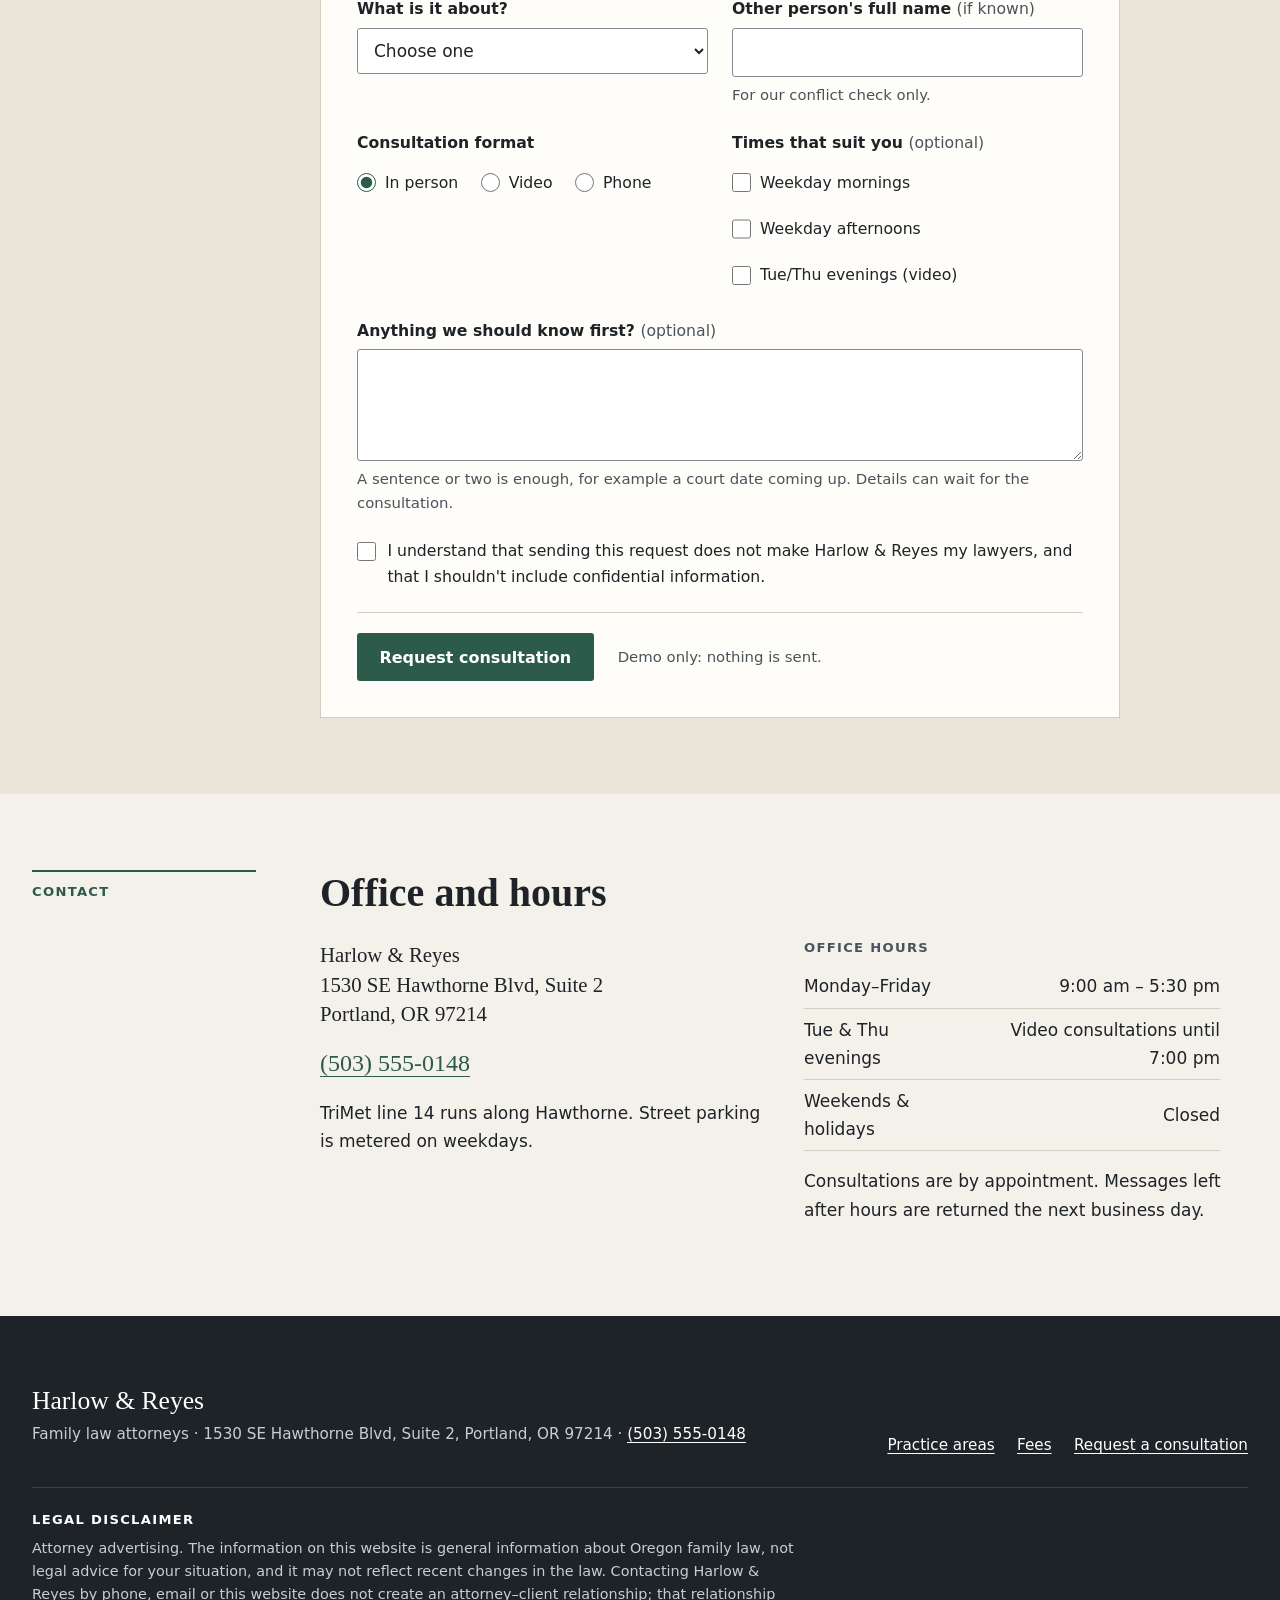
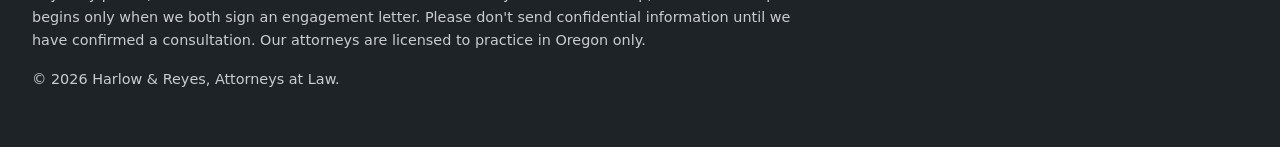
<file: showcase/briefs/law/previous.html>
<!doctype html>
<html lang="en">
<head>
<meta charset="utf-8">
<meta name="viewport" content="width=device-width, initial-scale=1">
<meta http-equiv="Content-Security-Policy" content="default-src 'none'; script-src 'sha256-8SwW0pn22i0KEXPJHDCZj8FFd/VKnG1bRTPZKL4xYAo='; style-src 'unsafe-inline' https://fonts.googleapis.com; font-src https://fonts.gstatic.com; img-src data:; base-uri 'none'; form-action 'none'">
<title>Harlow &amp; Reyes — Family law attorneys in Portland, Oregon</title>
<meta name="description" content="Two-partner family law practice in Portland: divorce, custody and parenting time, mediation and prenuptial agreements. Book a free 30-minute consultation.">
<meta name="robots" content="index,follow,max-image-preview:large">
<meta name="theme-color" content="#f4f1ea">
<meta property="og:type" content="website">
<meta property="og:title" content="Harlow &amp; Reyes — Family law in Portland, Oregon">
<meta property="og:description" content="Divorce, custody, mediation and prenuptial agreements. The first 30-minute consultation is free.">
<meta name="twitter:card" content="summary">
<link rel="icon" href="data:image/svg+xml,%3Csvg xmlns='http://www.w3.org/2000/svg' viewBox='0 0 32 32'%3E%3Crect width='32' height='32' rx='3' fill='%232c5a4b'/%3E%3Cpath d='M9 8v16M9 16h8M17 8v16M21 24V8h3a4 4 0 0 1 0 8h-3l5 8' stroke='%23f4f1ea' stroke-width='2.2' fill='none'/%3E%3C/svg%3E">
<link rel="preconnect" href="https://fonts.googleapis.com">
<link rel="preconnect" href="https://fonts.gstatic.com" crossorigin>
<link rel="stylesheet" href="https://fonts.googleapis.com/css2?family=Public+Sans:ital,wght@0,400;0,500;0,600;1,400&family=Source+Serif+4:opsz,wght@8..60,400;8..60,600&display=swap">
<script type="application/ld+json">
{
  "@context": "https://schema.org",
  "@type": "LegalService",
  "name": "Harlow & Reyes",
  "description": "Family law practice: divorce, custody and parenting time, mediation and prenuptial agreements.",
  "telephone": "+1-503-555-0148",
  "address": {
    "@type": "PostalAddress",
    "streetAddress": "1530 SE Hawthorne Blvd, Suite 2",
    "addressLocality": "Portland",
    "addressRegion": "OR",
    "postalCode": "97214",
    "addressCountry": "US"
  },
  "openingHoursSpecification": [{
    "@type": "OpeningHoursSpecification",
    "dayOfWeek": ["Monday", "Tuesday", "Wednesday", "Thursday", "Friday"],
    "opens": "09:00",
    "closes": "17:30"
  }],
  "areaServed": "Oregon"
}
</script>
<style>
:root {
  --linen: #f4f1ea;
  --sand: #ebe5d9;
  --paper: #fffdf9;
  --ink: #1e2328;
  --ink-2: #4a525b;
  --fir: #2c5a4b;
  --fir-dark: #1f4237;
  --rule: #d3ccbf;
  --field: #858c93;
  --err: #a12a1f;

  --f-serif: "Source Serif 4", Georgia, "Times New Roman", serif;
  --f-sans: "Public Sans", "Segoe UI", system-ui, sans-serif;

  --s1: .5rem; --s2: 1rem; --s3: 1.5rem; --s4: 2.5rem; --s5: 4rem; --s6: 6rem;
  --wrap: 76rem;
  --margin: 14rem;
  --radius: 3px;
  --ease: cubic-bezier(.2, .7, .2, 1);
}
*, *::before, *::after { box-sizing: border-box; }
[hidden] { display: none !important; }
html { -webkit-text-size-adjust: 100%; scroll-behavior: smooth; scroll-padding-top: 1rem; }
@media (prefers-reduced-motion: reduce) { html { scroll-behavior: auto; } *, *::before, *::after { transition-duration: 0ms !important; } }
body { margin: 0; background: var(--linen); color: var(--ink); font: 400 1.0625rem/1.65 var(--f-sans); }
h1, h2, h3 { margin: 0; font-family: var(--f-serif); font-weight: 600; line-height: 1.15; }
p { margin: 0 0 var(--s2); }
a { color: var(--fir); text-underline-offset: .2em; text-decoration-thickness: 1px; }
a:hover { color: var(--fir-dark); text-decoration-thickness: 2px; }
:focus-visible { outline: 3px solid var(--fir); outline-offset: 3px; }
.sr-only { position: absolute; width: 1px; height: 1px; padding: 0; margin: -1px; overflow: hidden; clip: rect(0 0 0 0); white-space: nowrap; border: 0; }
.wrap { width: min(100% - 2rem, var(--wrap)); margin-inline: auto; }
@media (min-width: 640px) { .wrap { width: min(100% - 4rem, var(--wrap)); } }
.skip { position: absolute; left: 1rem; top: -4rem; z-index: 10; background: var(--ink); color: var(--paper); padding: .6rem 1rem; }
.skip:focus { top: 1rem; color: var(--paper); }

/* Header */
.site-head { border-bottom: 1px solid var(--rule); }
.head-row { display: flex; flex-wrap: wrap; align-items: center; justify-content: space-between; gap: .5rem 2rem; padding-block: 1rem; }
.firm { font-family: var(--f-serif); font-size: 1.4rem; font-weight: 600; color: var(--ink); text-decoration: none; line-height: 1.1; }
.firm small { display: block; font-family: var(--f-sans); font-weight: 400; font-size: .82rem; color: var(--ink-2); letter-spacing: .02em; margin-top: .15rem; }
.site-head ul { display: flex; flex-wrap: wrap; gap: .1rem 1.4rem; list-style: none; margin: 0; padding: 0; }
.site-head nav a { display: inline-block; padding: .35rem 0; color: var(--ink); text-decoration: none; font-weight: 500; font-size: .98rem; border-bottom: 2px solid transparent; }
.site-head nav a:hover { border-color: var(--fir); }
.head-call { font-weight: 600; font-variant-numeric: tabular-nums; white-space: nowrap; }
@media (max-width: 759px) {
  .head-row { display: grid; grid-template-columns: 1fr auto; padding-block: .8rem .2rem; }
  .head-call { grid-column: 2; grid-row: 1; font-size: .95rem; }
  .site-head nav { grid-column: 1 / -1; overflow-x: auto; margin-inline: -1rem; padding-inline: 1rem; scrollbar-width: none; }
  .site-head ul { flex-wrap: nowrap; white-space: nowrap; }
  .opening .memo { padding-top: 1.75rem; }
}

/* The memo grid: section labels sit in a left margin column */
.memo { display: grid; gap: var(--s2) var(--s5); padding-block: clamp(2.75rem, 6vw, 4.75rem); border-bottom: 1px solid var(--rule); }
@media (min-width: 960px) { .memo { grid-template-columns: var(--margin) minmax(0, 1fr); } }
.margin-label { font-family: var(--f-sans); font-size: .82rem; font-weight: 600; letter-spacing: .1em; text-transform: uppercase; color: var(--fir); padding-top: .55rem; border-top: 2px solid var(--fir); align-self: start; }
@media (min-width: 960px) { .margin-label { position: sticky; top: 1.5rem; } }
.memo h2 { font-size: clamp(1.75rem, 3.4vw, 2.5rem); margin-bottom: var(--s3); max-width: 24ch; }
.measure { max-width: 62ch; }

.btn {
  display: inline-flex; align-items: center; justify-content: center; min-height: 3rem; padding: .7rem 1.4rem;
  background: var(--fir); color: #fff; border: 0; border-radius: var(--radius); text-decoration: none; cursor: pointer;
  font: 600 1rem/1.2 var(--f-sans); transition: background-color 140ms var(--ease);
}
.btn:hover { background: var(--fir-dark); color: #fff; }

/* Opening */
.opening .memo { border-bottom: 0; padding-bottom: clamp(2.5rem, 5vw, 4rem); }
.open-grid { display: grid; gap: var(--s4); }
@media (min-width: 1100px) { .open-grid { grid-template-columns: minmax(0, 1fr) 21rem; gap: var(--s5); align-items: start; } }
.opening h1 { font-size: clamp(2.3rem, 5.2vw, 4rem); line-height: 1.06; letter-spacing: -.01em; max-width: 17ch; margin-bottom: var(--s3); font-weight: 400; }
.opening h1 em { font-style: italic; color: var(--fir); }
.lede { font-size: clamp(1.1rem, 1.5vw, 1.25rem); max-width: 50ch; }
.areas-inline { display: flex; flex-wrap: wrap; gap: .25rem 0; list-style: none; padding: 0; margin: var(--s3) 0 0; font-family: var(--f-serif); font-size: 1.15rem; }
.areas-inline li:not(:last-child)::after { content: "·"; margin: 0 .7rem; color: var(--ink-2); }
.slip { max-width: 34rem; background: var(--paper); border: 1px solid var(--rule); border-top: 4px solid var(--fir); padding: 1.5rem 1.5rem 1.25rem; }
.slip h2 { font-size: 1.35rem; margin-bottom: .9rem; max-width: none; }
.slip dl { margin: 0 0 1.25rem; }
.slip dl div { display: grid; grid-template-columns: 6.5rem 1fr; gap: .75rem; padding: .5rem 0; border-top: 1px solid var(--rule); font-size: .98rem; }
.slip dt { color: var(--ink-2); }
.slip dd { margin: 0; font-weight: 500; }
.slip .btn { width: 100%; }
.slip .or { margin: .8rem 0 0; font-size: .95rem; color: var(--ink-2); text-align: center; }

/* Practice areas */
.areas { display: grid; gap: 0 var(--s4); }
@media (min-width: 720px) { .areas { grid-template-columns: 1fr 1fr; } }
.area { padding: 1.4rem 0 1.5rem; border-top: 1px solid var(--rule); }
.area h3 { font-size: 1.45rem; margin-bottom: .6rem; }
.area p { color: var(--ink); max-width: 46ch; }
.area ul { margin: 0; padding-left: 1.1rem; color: var(--ink-2); font-size: .98rem; }
.area li { margin-bottom: .2rem; }
.scope-note { margin-top: var(--s3); color: var(--ink-2); font-size: .98rem; max-width: 62ch; }

/* Consultation steps */
.steps { list-style: none; margin: 0 0 var(--s4); padding: 0; counter-reset: step; }
.steps li { counter-increment: step; display: grid; grid-template-columns: 3rem minmax(0, 1fr); gap: 1rem; padding: 1.25rem 0; border-top: 1px solid var(--rule); }
.steps li::before { content: counter(step); font-family: var(--f-serif); font-size: 2.2rem; line-height: 1; color: var(--fir); }
.steps h3 { font-size: 1.25rem; margin-bottom: .4rem; }
.steps p { margin: 0; max-width: 60ch; }
.bring { display: grid; gap: var(--s3) var(--s4); }
@media (min-width: 720px) { .bring { grid-template-columns: 1fr 1fr; } }
.bring h3 { font-family: var(--f-sans); font-size: .82rem; font-weight: 600; letter-spacing: .1em; text-transform: uppercase; color: var(--ink-2); margin-bottom: .6rem; }
.bring ul { margin: 0; padding-left: 1.1rem; }
.bring li { margin-bottom: .3rem; }

/* Partners */
.partners { display: grid; gap: var(--s4) var(--s5); }
@media (min-width: 820px) { .partners { grid-template-columns: 1fr 1fr; } }
.partner { border-top: 1px solid var(--ink); padding-top: 1.25rem; }
.partner h3 { font-size: clamp(1.6rem, 2.6vw, 2rem); font-weight: 400; }
.role { font-size: .98rem; color: var(--fir); font-weight: 600; margin: .3rem 0 1rem; }
.facts { margin: 0 0 1.1rem; font-size: .96rem; }
.facts div { display: grid; grid-template-columns: 7rem 1fr; gap: .75rem; padding: .4rem 0; border-bottom: 1px solid var(--rule); }
.facts dt { color: var(--ink-2); }
.facts dd { margin: 0; }

/* Fees */
.fees { margin: 0; border-top: 1px solid var(--ink); }
.fees > div { display: grid; gap: .3rem 2rem; padding: 1.1rem 0; border-bottom: 1px solid var(--rule); }
@media (min-width: 720px) { .fees > div { grid-template-columns: 15rem minmax(0, 1fr); } }
.fees dt { font-family: var(--f-serif); font-size: 1.2rem; font-weight: 600; }
.fees dd { margin: 0; max-width: 58ch; }
.fees-note { margin-top: var(--s3); max-width: 62ch; color: var(--ink-2); }

/* Request form */
.request { background: var(--sand); }
.request .memo { border-bottom: 0; }
.safety { border-left: 4px solid var(--err); background: var(--paper); padding: .9rem 1.1rem; margin-bottom: var(--s3); max-width: 62ch; font-size: .98rem; }
.safety p { margin: 0; }
.demo-note { font-size: .98rem; color: var(--ink-2); max-width: 62ch; }
.panel { background: var(--paper); border: 1px solid var(--rule); padding: clamp(1.25rem, 3.5vw, 2.25rem); max-width: 50rem; }
.form-grid { display: grid; gap: 1.4rem 1.5rem; }
@media (min-width: 680px) { .form-grid { grid-template-columns: 1fr 1fr; } .span-2 { grid-column: 1 / -1; } }
.field { display: flex; flex-direction: column; gap: .35rem; min-width: 0; }
label, legend { font-weight: 600; font-size: .98rem; }
.opt { font-weight: 400; color: var(--ink-2); }
.hint { font-size: .93rem; color: var(--ink-2); margin: 0; }
.err { font-size: .93rem; color: var(--err); font-weight: 600; margin: 0; }
input[type="text"], input[type="email"], input[type="tel"], select, textarea {
  font: inherit; color: var(--ink); background: #fff; border: 1px solid var(--field); border-radius: var(--radius);
  padding: .6rem .75rem; min-height: 2.9rem; width: 100%;
}
textarea { min-height: 7rem; resize: vertical; }
input:hover, select:hover, textarea:hover { border-color: var(--ink-2); }
[aria-invalid="true"] { border-color: var(--err) !important; box-shadow: 0 0 0 1px var(--err); }
fieldset { border: 0; margin: 0; padding: 0; min-width: 0; }
fieldset[aria-invalid="true"] { box-shadow: none; }
legend { padding: 0; margin-bottom: .45rem; }
.choices { display: flex; flex-wrap: wrap; gap: .4rem 1.4rem; }
.choice { display: flex; align-items: center; gap: .55rem; font-weight: 400; min-height: 2.5rem; cursor: pointer; }
.choice input { width: 1.2rem; height: 1.2rem; accent-color: var(--fir); margin: 0; flex: none; }
.consent { display: grid; grid-template-columns: auto 1fr; gap: .7rem; align-items: start; font-weight: 400; cursor: pointer; }
.consent input { width: 1.2rem; height: 1.2rem; margin: .25rem 0 0; accent-color: var(--fir); }
.form-foot { display: flex; flex-wrap: wrap; align-items: center; gap: 1rem 1.5rem; padding-top: 1.25rem; border-top: 1px solid var(--rule); }
.form-foot p { margin: 0; font-size: .93rem; color: var(--ink-2); }
.confirm:focus { outline: none; }
.confirm h3 { font-size: 1.6rem; margin-bottom: .8rem; }
.confirm dl { margin: 0 0 1rem; }
.confirm dl div { display: grid; grid-template-columns: 9rem 1fr; gap: .75rem; padding: .45rem 0; border-top: 1px solid var(--rule); }
.confirm dt { color: var(--ink-2); }
.confirm dd { margin: 0; }
.btn-quiet { min-height: 2.75rem; padding: .5rem 1rem; background: none; border: 1px solid var(--field); border-radius: var(--radius); font: 500 .98rem/1.2 var(--f-sans); color: var(--fir); cursor: pointer; }
.btn-quiet:hover { border-color: var(--ink); }

/* Contact */
.contact-grid { display: grid; gap: var(--s4); }
@media (min-width: 720px) { .contact-grid { grid-template-columns: 1fr 1fr; } }
.contact-grid address { font-style: normal; font-family: var(--f-serif); font-size: 1.3rem; line-height: 1.4; margin-bottom: var(--s2); }
.contact-grid h3 { font-family: var(--f-sans); font-size: .82rem; font-weight: 600; letter-spacing: .1em; text-transform: uppercase; color: var(--ink-2); margin-bottom: .6rem; }
.phone { font-family: var(--f-serif); font-size: 1.5rem; font-variant-numeric: tabular-nums; }
.hours { border-collapse: collapse; width: 100%; max-width: 26rem; font-variant-numeric: tabular-nums; }
.hours th, .hours td { text-align: left; font-weight: 400; padding: .45rem 0; border-bottom: 1px solid var(--rule); }
.hours td { text-align: right; }

/* Footer */
.site-foot { background: var(--ink); color: #c9cdd1; padding-block: var(--s5) var(--s4); font-size: .95rem; }
.site-foot a { color: #fff; }
.foot-top { display: grid; gap: var(--s3); padding-bottom: var(--s3); border-bottom: 1px solid #3a4148; }
@media (min-width: 760px) { .foot-top { grid-template-columns: 1fr auto; align-items: end; } }
.foot-firm { font-family: var(--f-serif); font-size: 1.6rem; color: #fff; margin: 0; }
.site-foot ul { list-style: none; margin: 0; padding: 0; display: flex; flex-wrap: wrap; gap: .3rem 1.4rem; }
.site-foot nav a { display: inline-block; padding: .3rem 0; }
.disclaimer { padding-top: var(--s3); max-width: 80ch; }
.disclaimer h2 { font-family: var(--f-sans); font-size: .82rem; font-weight: 600; letter-spacing: .1em; text-transform: uppercase; color: #fff; margin-bottom: .6rem; }
.disclaimer p { font-size: .9rem; line-height: 1.6; }
</style>
</head>
<body>
<a class="skip" href="#main">Skip to content</a>

<header class="site-head">
  <div class="wrap head-row">
    <a class="firm" href="#top">Harlow &amp; Reyes<small>Family law · Portland, Oregon</small></a>
    <nav aria-label="Main">
      <ul>
        <li><a href="#practice">Practice areas</a></li>
        <li><a href="#consultation">First consultation</a></li>
        <li><a href="#partners">Partners</a></li>
        <li><a href="#fees">Fees</a></li>
        <li><a href="#contact">Contact</a></li>
      </ul>
    </nav>
    <a class="head-call" href="tel:+15035550148">(503) 555-0148</a>
  </div>
</header>

<main id="main">
  <section class="opening" id="top" aria-labelledby="page-title">
    <div class="wrap memo">
      <p class="margin-label">Family law<br>Portland, Oregon</p>
      <div class="open-grid">
        <div>
          <h1 id="page-title">When a family changes shape, you should <em>know what happens next.</em></h1>
          <p class="lede">Harlow &amp; Reyes is a two-partner family law practice in Portland. We handle divorce, custody and parenting time, mediation and prenuptial agreements, and we explain each step in plain language before you decide anything.</p>
          <ul class="areas-inline" aria-label="Practice areas">
            <li><a href="#area-divorce">Divorce</a></li>
            <li><a href="#area-custody">Custody</a></li>
            <li><a href="#area-mediation">Mediation</a></li>
            <li><a href="#area-prenup">Prenuptial agreements</a></li>
          </ul>
        </div>
        <aside class="slip" aria-labelledby="slip-title">
          <h2 id="slip-title">Free first consultation</h2>
          <dl>
            <div><dt>Length</dt><dd>30 minutes</dd></div>
            <div><dt>Cost</dt><dd>Free, no obligation</dd></div>
            <div><dt>Where</dt><dd>Our office, video or phone</dd></div>
            <div><dt>Reply</dt><dd>Within one business day</dd></div>
          </dl>
          <a class="btn" href="#request">Book a free consultation</a>
          <p class="or">or call <a href="tel:+15035550148">(503) 555-0148</a>, <span style="white-space:nowrap">Mon–Fri 9:00–5:30</span></p>
        </aside>
      </div>
    </div>
  </section>

  <section id="practice" aria-labelledby="practice-title">
    <div class="wrap memo" style="border-top:1px solid var(--rule)">
      <p class="margin-label" aria-hidden="true">Practice areas</p>
      <div>
        <h2 id="practice-title">Four kinds of work, all of it family law</h2>
        <div class="areas">
          <article class="area" id="area-divorce">
            <h3>Divorce</h3>
            <p>Oregon courts call it dissolution of marriage. We take you through filing, dividing property and debt, spousal support and, where children are involved, the parenting plan.</p>
            <ul><li>Uncontested and contested dissolutions</li><li>Property, debt and retirement division</li><li>Spousal support</li></ul>
          </article>
          <article class="area" id="area-custody">
            <h3>Custody &amp; parenting time</h3>
            <p>Decisions about where children live and how time is shared. We help you build a workable parenting plan, and represent you in court when agreement isn't possible.</p>
            <ul><li>Parenting plans and schedules</li><li>Custody and parenting-time disputes</li><li>Modifying existing orders</li></ul>
          </article>
          <article class="area" id="area-mediation">
            <h3>Mediation</h3>
            <p>Both people sit down with a neutral mediator to reach their own agreement, usually faster and at lower cost than going to trial. Mateo Reyes mediates in English and Spanish.</p>
            <ul><li>Divorce and parenting-plan mediation</li><li>Reviewing agreements reached elsewhere</li><li>Representation in court-ordered mediation</li></ul>
          </article>
          <article class="area" id="area-prenup">
            <h3>Prenuptial agreements</h3>
            <p>Agreements made before marriage (Oregon law calls them premarital agreements) about property, debts and support. We draft them, or review one your partner's lawyer has drafted.</p>
            <ul><li>Drafting and negotiation</li><li>Independent review for one partner</li><li>Postnuptial agreements</li></ul>
          </article>
        </div>
        <p class="scope-note">We don't handle criminal defense, immigration or bankruptcy. If your situation involves one of these, we'll say so in the first conversation and suggest where to look.</p>
      </div>
    </div>
  </section>

  <section id="consultation" aria-labelledby="consult-title">
    <div class="wrap memo">
      <p class="margin-label" aria-hidden="true">First consultation</p>
      <div>
        <h2 id="consult-title">How the free 30-minute consultation works</h2>
        <ol class="steps">
          <li>
            <div>
              <h3>You send a request</h3>
              <p>Use the form below or call. We ask for the other person's name so we can run a conflict check: we can't advise both people in the same family matter.</p>
            </div>
          </li>
          <li>
            <div>
              <h3>We reply within one business day</h3>
              <p>A member of our office contacts you to set a time: at our office on Hawthorne, by video, or by phone. Evening video slots are available on Tuesdays and Thursdays.</p>
            </div>
          </li>
          <li>
            <div>
              <h3>The 30 minutes</h3>
              <p>You tell us what's going on. A partner explains how the Oregon process works for your situation, the likely steps, a realistic sense of timing, and how fees would work. You can ask anything.</p>
            </div>
          </li>
          <li>
            <div>
              <h3>Afterwards, you decide</h3>
              <p>There's no pressure to hire us. If you want to go ahead, we send a written engagement letter that sets out the scope of work and fees before any work starts.</p>
            </div>
          </li>
        </ol>
        <div class="bring">
          <div>
            <h3>Useful to have with you</h3>
            <ul>
              <li>Any court papers you've received or filed</li>
              <li>Existing orders, parenting plans or agreements</li>
              <li>A rough list of major assets and debts</li>
              <li>Your questions, written down</li>
            </ul>
          </div>
          <div>
            <h3>What 30 minutes can't cover</h3>
            <ul>
              <li>A full review of documents</li>
              <li>Drafting or filing anything</li>
              <li>Representation; that starts only after a signed engagement letter</li>
            </ul>
          </div>
        </div>
      </div>
    </div>
  </section>

  <section id="partners" aria-labelledby="partners-title">
    <div class="wrap memo">
      <p class="margin-label" aria-hidden="true">Partners</p>
      <div>
        <h2 id="partners-title">Two partners. You'll work with one of us directly.</h2>
        <div class="partners">
          <article class="partner" aria-labelledby="p-harlow">
            <h3 id="p-harlow">Claire Harlow</h3>
            <p class="role">Partner · divorce and custody</p>
            <dl class="facts">
              <div><dt>Focus</dt><dd>Contested divorce, custody and parenting-time disputes</dd></div>
              <div><dt>Bar</dt><dd>Oregon State Bar, admitted 2008</dd></div>
              <div><dt>Education</dt><dd>J.D., Lewis &amp; Clark Law School</dd></div>
              <div><dt>Languages</dt><dd>English</dd></div>
            </dl>
            <p>Claire spent her first years in practice representing parents in custody cases before opening the firm. She handles the matters that end up in front of a judge, and prepares clients for court so that nothing on the day is a surprise.</p>
          </article>
          <article class="partner" aria-labelledby="p-reyes">
            <h3 id="p-reyes">Mateo Reyes</h3>
            <p class="role">Partner · mediation and agreements</p>
            <dl class="facts">
              <div><dt>Focus</dt><dd>Mediation, prenuptial and postnuptial agreements, uncontested divorce</dd></div>
              <div><dt>Bar</dt><dd>Oregon State Bar, admitted 2011</dd></div>
              <div><dt>Education</dt><dd>J.D., University of Oregon School of Law</dd></div>
              <div><dt>Languages</dt><dd>English, Spanish</dd></div>
            </dl>
            <p>Mateo works on the matters where people can still agree, and on making sure the agreement holds up later. He mediates in English and Spanish and drafts agreements in plain language that both sides can read.</p>
          </article>
        </div>
      </div>
    </div>
  </section>

  <section id="fees" aria-labelledby="fees-title">
    <div class="wrap memo">
      <p class="margin-label" aria-hidden="true">Fees</p>
      <div>
        <h2 id="fees-title">How we charge, in writing before we start</h2>
        <dl class="fees">
          <div><dt>First consultation</dt><dd>Free, 30 minutes, no obligation.</dd></div>
          <div><dt>Flat fees</dt><dd>Prenuptial agreements and uncontested divorces are usually quoted as a fixed fee once we know the scope. The quote is in your engagement letter.</dd></div>
          <div><dt>Hourly work</dt><dd>Contested divorce and custody matters are billed by the hour against a retainer held in a client trust account. You get an itemized invoice every month.</dd></div>
          <div><dt>Mediation</dt><dd>Billed by the hour and usually shared between both people.</dd></div>
        </dl>
        <p class="fees-note">Rates are set out in the engagement letter. If a step in your case is likely to cost more than it's worth to you, we'll say so before we take it.</p>
      </div>
    </div>
  </section>

  <section class="request" id="request" aria-labelledby="request-title">
    <div class="wrap memo">
      <p class="margin-label" aria-hidden="true">Request</p>
      <div>
        <h2 id="request-title">Request a free consultation</h2>
        <div class="safety" role="note">
          <p><strong>If you or your children are in immediate danger, call 911.</strong> The National Domestic Violence Hotline is 1-800-799-7233.</p>
        </div>
        <p class="demo-note"><strong>This form is a demo.</strong> Nothing you enter is sent or stored, and no appointment is made. Please don't type confidential details here.</p>

        <form class="panel" id="req-form" novalidate aria-labelledby="request-title">
          <div class="form-grid">
            <div class="field">
              <label for="f-name">Your full name</label>
              <input id="f-name" name="name" type="text" autocomplete="name" required aria-describedby="f-name-err">
              <p class="err" id="f-name-err" hidden></p>
            </div>
            <div class="field">
              <label for="f-email">Email</label>
              <input id="f-email" name="email" type="email" autocomplete="email" required aria-describedby="f-email-err">
              <p class="err" id="f-email-err" hidden></p>
            </div>
            <div class="field">
              <label for="f-phone">Phone <span class="opt">(needed if you'd like a call)</span></label>
              <input id="f-phone" name="phone" type="tel" autocomplete="tel" aria-describedby="f-phone-err">
              <p class="err" id="f-phone-err" hidden></p>
            </div>
            <fieldset class="field">
              <legend>How should we reach you?</legend>
              <div class="choices">
                <label class="choice"><input type="radio" name="reach" value="email" checked> Email</label>
                <label class="choice"><input type="radio" name="reach" value="phone"> Phone call</label>
              </div>
            </fieldset>
            <div class="field">
              <label for="f-matter">What is it about?</label>
              <select id="f-matter" name="matter" required aria-describedby="f-matter-err">
                <option value="">Choose one</option>
                <option>Divorce</option>
                <option>Custody or parenting time</option>
                <option>Mediation</option>
                <option>Prenuptial or postnuptial agreement</option>
                <option>Not sure yet</option>
              </select>
              <p class="err" id="f-matter-err" hidden></p>
            </div>
            <div class="field">
              <label for="f-other">Other person's full name <span class="opt">(if known)</span></label>
              <input id="f-other" name="other" type="text" autocomplete="off" aria-describedby="f-other-hint">
              <p class="hint" id="f-other-hint">For our conflict check only.</p>
            </div>
            <fieldset class="field">
              <legend>Consultation format</legend>
              <div class="choices">
                <label class="choice"><input type="radio" name="format" value="In person" checked> In person</label>
                <label class="choice"><input type="radio" name="format" value="Video"> Video</label>
                <label class="choice"><input type="radio" name="format" value="Phone"> Phone</label>
              </div>
            </fieldset>
            <fieldset class="field">
              <legend>Times that suit you <span class="opt">(optional)</span></legend>
              <div class="choices">
                <label class="choice"><input type="checkbox" name="times" value="Weekday mornings"> Weekday mornings</label>
                <label class="choice"><input type="checkbox" name="times" value="Weekday afternoons"> Weekday afternoons</label>
                <label class="choice"><input type="checkbox" name="times" value="Tue/Thu evenings (video)"> Tue/Thu evenings (video)</label>
              </div>
            </fieldset>
            <div class="field span-2">
              <label for="f-note">Anything we should know first? <span class="opt">(optional)</span></label>
              <textarea id="f-note" name="note" maxlength="600" aria-describedby="f-note-hint"></textarea>
              <p class="hint" id="f-note-hint">A sentence or two is enough, for example a court date coming up. Details can wait for the consultation.</p>
            </div>
            <div class="field span-2">
              <label class="consent"><input type="checkbox" id="f-consent" name="consent" required aria-describedby="f-consent-err">
                <span>I understand that sending this request does not make Harlow &amp; Reyes my lawyers, and that I shouldn't include confidential information.</span></label>
              <p class="err" id="f-consent-err" hidden></p>
            </div>
            <div class="form-foot span-2">
              <button class="btn" type="submit">Request consultation</button>
              <p>Demo only: nothing is sent.</p>
            </div>
          </div>
        </form>

        <div class="panel confirm" id="req-done" role="region" aria-labelledby="done-title" tabindex="-1" hidden>
          <h3 id="done-title">Demo request — not sent</h3>
          <p>This is what the office would have received. Because this is a prototype, nobody will contact you.</p>
          <dl id="done-list"></dl>
          <button class="btn-quiet" type="button" id="req-again">Edit or start again</button>
        </div>
      </div>
    </div>
  </section>

  <section id="contact" aria-labelledby="contact-title">
    <div class="wrap memo" style="border-bottom:0">
      <p class="margin-label" aria-hidden="true">Contact</p>
      <div>
        <h2 id="contact-title">Office and hours</h2>
        <div class="contact-grid">
          <div>
            <address>Harlow &amp; Reyes<br>1530 SE Hawthorne Blvd, Suite 2<br>Portland, OR 97214</address>
            <p class="phone"><a href="tel:+15035550148">(503) 555-0148</a></p>
            <p>TriMet line 14 runs along Hawthorne. Street parking is metered on weekdays.</p>
          </div>
          <div>
            <h3>Office hours</h3>
            <table class="hours">
              <caption class="sr-only">Office hours</caption>
              <tbody>
                <tr><th scope="row">Monday–Friday</th><td>9:00 am – 5:30 pm</td></tr>
                <tr><th scope="row">Tue &amp; Thu evenings</th><td>Video consultations until 7:00 pm</td></tr>
                <tr><th scope="row">Weekends &amp; holidays</th><td>Closed</td></tr>
              </tbody>
            </table>
            <p style="margin-top:1rem">Consultations are by appointment. Messages left after hours are returned the next business day.</p>
          </div>
        </div>
      </div>
    </div>
  </section>
</main>

<footer class="site-foot">
  <div class="wrap">
    <div class="foot-top">
      <div>
        <p class="foot-firm">Harlow &amp; Reyes</p>
        <p>Family law attorneys · 1530 SE Hawthorne Blvd, Suite 2, Portland, OR 97214 · <a href="tel:+15035550148">(503) 555-0148</a></p>
      </div>
      <nav aria-label="Footer">
        <ul>
          <li><a href="#practice">Practice areas</a></li>
          <li><a href="#fees">Fees</a></li>
          <li><a href="#request">Request a consultation</a></li>
        </ul>
      </nav>
    </div>
    <div class="disclaimer">
      <h2>Legal disclaimer</h2>
      <p>Attorney advertising. The information on this website is general information about Oregon family law, not legal advice for your situation, and it may not reflect recent changes in the law. Contacting Harlow &amp; Reyes by phone, email or this website does not create an attorney–client relationship; that relationship begins only when we both sign an engagement letter. Please don't send confidential information until we have confirmed a consultation. Our attorneys are licensed to practice in Oregon only.</p>
      <p>© 2026 Harlow &amp; Reyes, Attorneys at Law.</p>
    </div>
  </div>
</footer>

<script>
(function () {
  "use strict";
  var form = document.getElementById("req-form");
  var done = document.getElementById("req-done");
  function $(id) { return document.getElementById(id); }

  var fields = {
    name: { el: $("f-name"), err: $("f-name-err") },
    email: { el: $("f-email"), err: $("f-email-err") },
    phone: { el: $("f-phone"), err: $("f-phone-err") },
    matter: { el: $("f-matter"), err: $("f-matter-err") },
    consent: { el: $("f-consent"), err: $("f-consent-err") }
  };
  function setErr(k, msg) { fields[k].el.setAttribute("aria-invalid", "true"); fields[k].err.textContent = msg; fields[k].err.hidden = false; }
  function clearErr(k) { fields[k].el.removeAttribute("aria-invalid"); fields[k].err.textContent = ""; fields[k].err.hidden = true; }

  form.addEventListener("input", function (e) {
    Object.keys(fields).forEach(function (k) { if (fields[k].el === e.target) clearErr(k); });
    if (e.target.name === "reach") clearErr("phone");
  });
  form.addEventListener("change", function (e) {
    if (e.target.name === "reach" || e.target.id === "f-consent" || e.target.id === "f-matter") {
      if (e.target.id === "f-consent") clearErr("consent");
      if (e.target.id === "f-matter") clearErr("matter");
      if (e.target.name === "reach") clearErr("phone");
    }
  });

  form.addEventListener("submit", function (e) {
    e.preventDefault();
    Object.keys(fields).forEach(clearErr);
    var first = null;
    function bad(k, msg) { setErr(k, msg); if (!first) first = fields[k].el; }
    var name = $("f-name").value.trim();
    var email = $("f-email").value.trim();
    var phone = $("f-phone").value.trim();
    var reach = form.querySelector('input[name="reach"]:checked').value;

    if (!name) bad("name", "Please enter your name.");
    if (!email) bad("email", "Please enter an email address.");
    else if (!/^[^\s@]+@[^\s@]+\.[^\s@]{2,}$/.test(email)) bad("email", "Check the email address; it should look like name@example.com.");
    if (reach === "phone" && phone.replace(/\D/g, "").length < 10) bad("phone", "Add a phone number with area code so we can call you.");
    else if (phone && phone.replace(/\D/g, "").length < 10) bad("phone", "That phone number looks too short.");
    if (!$("f-matter").value) bad("matter", "Choose the closest option, or “Not sure yet”.");
    if (!$("f-consent").checked) bad("consent", "Please confirm you've read this before sending.");
    if (first) { first.focus(); return; }

    var times = Array.prototype.map.call(form.querySelectorAll('input[name="times"]:checked'), function (c) { return c.value; });
    var rows = [
      ["Name", name],
      ["Reach by", reach === "phone" ? "Phone, " + phone : "Email, " + email],
      ["Matter", $("f-matter").value],
      ["Format", form.querySelector('input[name="format"]:checked').value],
      ["Times", times.length ? times.join(", ") : "Any"],
      ["Conflict check", $("f-other").value.trim() || "Not given"]
    ];
    var list = $("done-list");
    list.textContent = "";
    rows.forEach(function (r) {
      var div = document.createElement("div"), dt = document.createElement("dt"), dd = document.createElement("dd");
      dt.textContent = r[0]; dd.textContent = r[1];
      div.appendChild(dt); div.appendChild(dd); list.appendChild(div);
    });
    form.hidden = true;
    done.hidden = false;
    done.focus();
  });

  $("req-again").addEventListener("click", function () {
    done.hidden = true;
    form.hidden = false;
    $("f-name").focus();
  });
})();
</script>
</body>
</html>
</file>
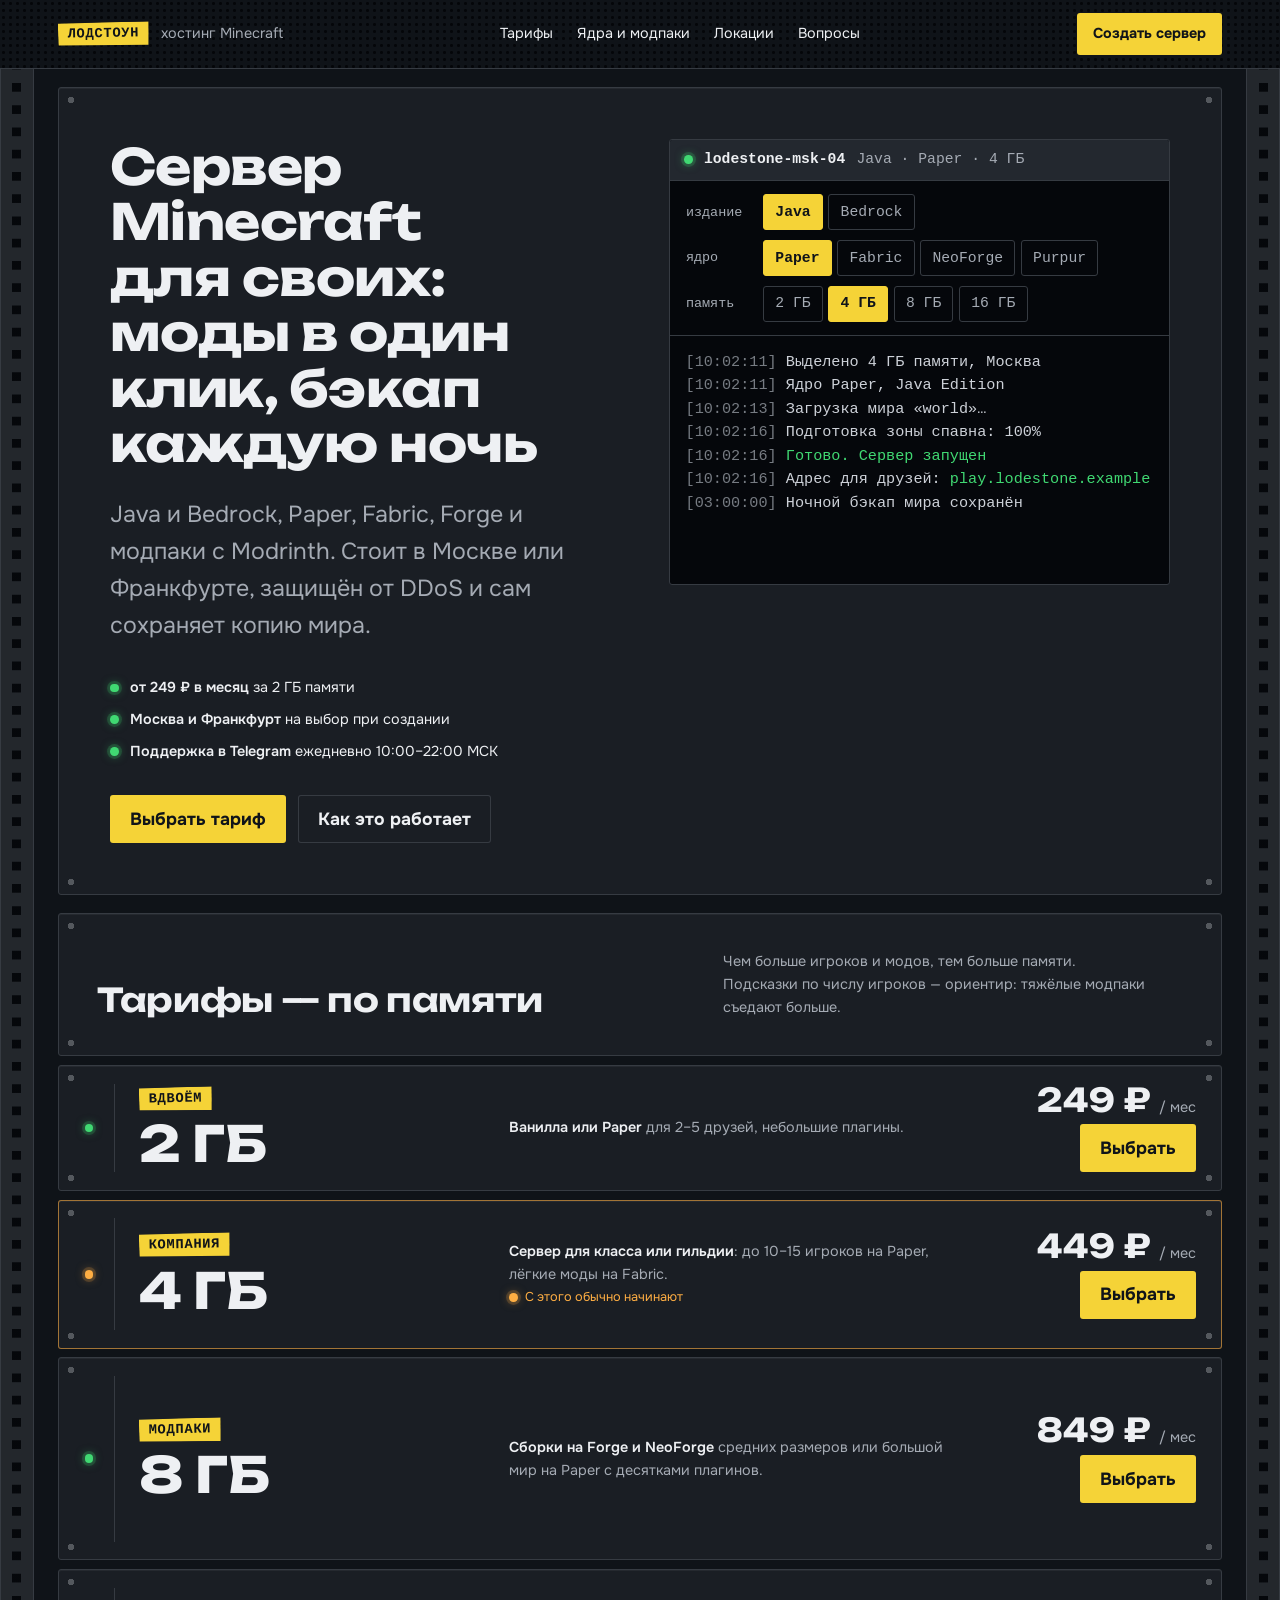
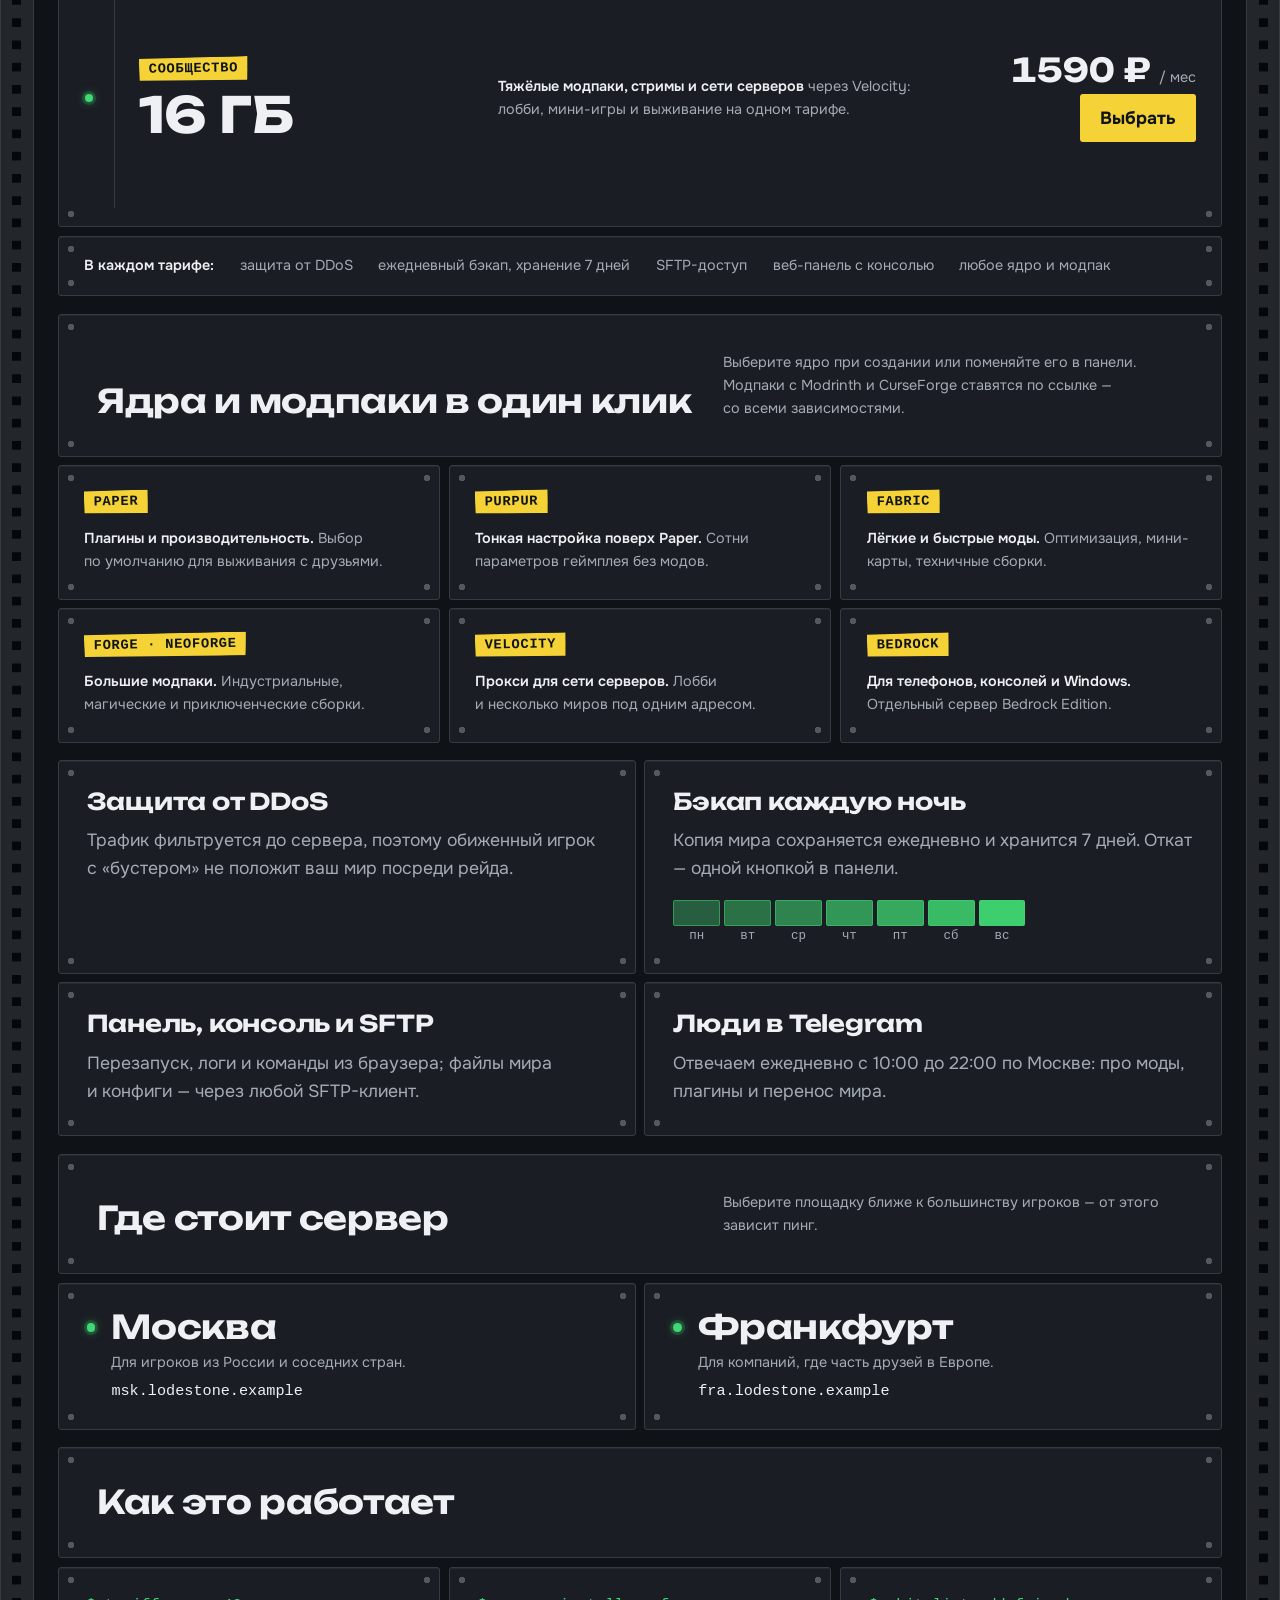
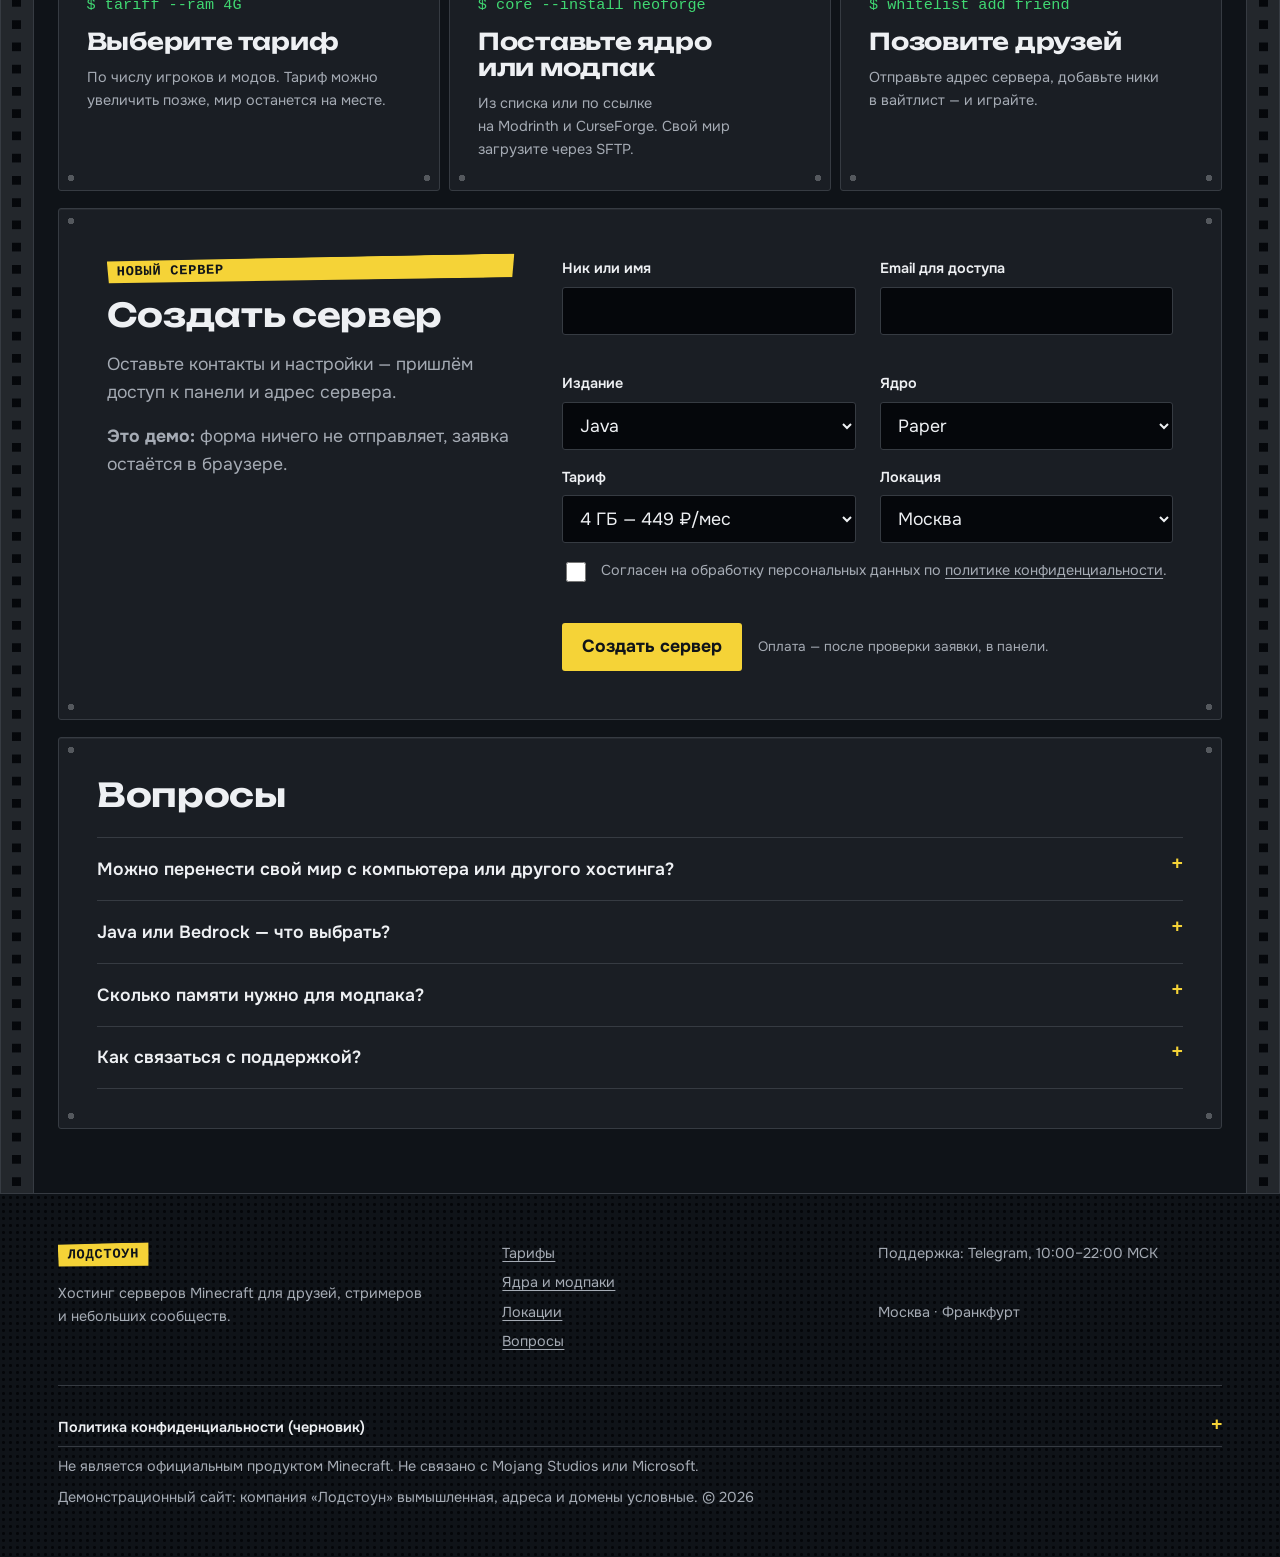
<file: showcase/briefs/minecraft/with-skill.html>
<!doctype html>
<html lang="ru">
<head>
<meta charset="utf-8">
<meta name="viewport" content="width=device-width, initial-scale=1">
<title>Хостинг серверов Minecraft с модпаками и бэкапами — Лодстоун</title>
<meta name="description" content="Сервер Minecraft для друзей и сообществ: Java и Bedrock, Paper, Fabric, Forge и модпаки в один клик, защита от DDoS, ночные бэкапы. От 249 ₽ в месяц.">
<link rel="canonical" href="https://denfry.github.io/build-polished-websites/briefs/minecraft/with-skill.html">
<meta name="robots" content="index,follow,max-image-preview:large">
<meta name="theme-color" content="#1b1e23">
<meta property="og:type" content="website">
<meta property="og:site_name" content="Лодстоун">
<meta property="og:title" content="Сервер Minecraft для своих — Лодстоун">
<meta property="og:description" content="Моды в один клик, бэкап каждую ночь, защита от DDoS. Москва и Франкфурт, от 249 ₽ в месяц.">
<meta property="og:url" content="https://denfry.github.io/build-polished-websites/briefs/minecraft/with-skill.html">
<meta property="og:image" content="https://denfry.github.io/build-polished-websites/img/og-minecraft.png">
<meta property="og:image:width" content="1200">
<meta property="og:image:height" content="630">
<meta property="og:locale" content="ru_RU">
<meta name="twitter:card" content="summary_large_image">
<link rel="icon" href="data:image/svg+xml,%3Csvg xmlns='http://www.w3.org/2000/svg' viewBox='0 0 32 32'%3E%3Crect width='32' height='32' rx='4' fill='%231b1e23'/%3E%3Crect x='5' y='9' width='22' height='6' rx='1' fill='%23353a43'/%3E%3Crect x='5' y='17' width='22' height='6' rx='1' fill='%23353a43'/%3E%3Ccircle cx='9' cy='12' r='1.6' fill='%2336d17a'/%3E%3Crect x='13' y='18.5' width='11' height='3' fill='%23f2cf3a'/%3E%3C/svg%3E">
<link rel="apple-touch-icon" href="../../apple-touch-icon.png">
<link rel="preconnect" href="https://fonts.googleapis.com">
<link rel="preconnect" href="https://fonts.gstatic.com" crossorigin>
<link href="https://fonts.googleapis.com/css2?family=Onest:wght@400..700&family=Ubuntu+Mono:wght@400;700&family=Unbounded:wght@500..800&display=swap" rel="stylesheet">
<script type="application/ld+json">
{
  "@context": "https://schema.org",
  "@type": "Service",
  "name": "Хостинг серверов Minecraft",
  "serviceType": "Game server hosting",
  "provider": { "@type": "Organization", "name": "Лодстоун" },
  "areaServed": ["RU", "EU"],
  "offers": [
    { "@type": "Offer", "name": "2 ГБ", "price": "249", "priceCurrency": "RUB" },
    { "@type": "Offer", "name": "4 ГБ", "price": "449", "priceCurrency": "RUB" },
    { "@type": "Offer", "name": "8 ГБ", "price": "849", "priceCurrency": "RUB" },
    { "@type": "Offer", "name": "16 ГБ", "price": "1590", "priceCurrency": "RUB" }
  ]
}
</script>
<style>
/*
  Direction card
  Source world: a 19-inch server rack in a cold aisle: 1U-4U units, rack rails
                with square holes, perforated doors, status LEDs, yellow
                label-maker tape on every box, the server console boot log.
  Type: Unbounded (display), Onest (text), Ubuntu Mono (tape and console only).
  Palette: rack graphite; label-tape yellow only for actions and plan names;
           LED green only for live status.
  Signature: pick edition, core and plan, and the console boots that server.
*/
:root {
  --hue: 255;
  --ground: oklch(18.5% 0.012 var(--hue));
  --rail: oklch(27% 0.012 var(--hue));
  --hole: oklch(13% 0.01 var(--hue));
  --unit: oklch(23.5% 0.013 var(--hue));
  --unit-hi: oklch(27.5% 0.014 var(--hue));
  --bezel: oklch(35% 0.014 var(--hue));
  --ink: oklch(95.5% 0.005 var(--hue));
  --muted: oklch(74% 0.014 var(--hue));
  --tape: oklch(87% 0.165 96);
  --tape-hi: oklch(92% 0.15 96);
  --tape-ink: oklch(19% 0.012 var(--hue));
  --led: oklch(78% 0.19 150);
  --amber: oklch(81% 0.15 70);
  --error: oklch(74% 0.16 28);
  --screw: oklch(46% 0.01 var(--hue));
  --display: "Unbounded", "Arial Black", sans-serif;
  --text: "Onest", system-ui, sans-serif;
  --mono: "Ubuntu Mono", ui-monospace, Consolas, monospace;
  --step--1: clamp(0.84rem, 0.82rem + 0.1vw, 0.9rem);
  --step-0: clamp(1rem, 0.96rem + 0.2vw, 1.1rem);
  --step-1: clamp(1.2rem, 1.1rem + 0.45vw, 1.45rem);
  --step-2: clamp(1.45rem, 1.25rem + 1vw, 2.05rem);
  --step-3: clamp(1.9rem, 1.45rem + 2.2vw, 3.1rem);
  --space-2: 0.5rem; --space-3: 0.75rem; --space-4: 1rem; --space-5: 1.5rem;
  --space-6: 2rem; --space-7: 3rem; --space-8: 4.5rem;
  --u: 3.4rem;
  --rail-w: clamp(1.1rem, 3vw, 2.1rem);
  --ease: cubic-bezier(0.2, 0.8, 0.2, 1);
}
*, *::before, *::after { box-sizing: border-box; }
html { -webkit-text-size-adjust: 100%; text-size-adjust: 100%; }
body { margin: 0; background: var(--ground); color: var(--ink); font: 400 var(--step-0)/1.6 var(--text); font-synthesis: none; }
a { color: inherit; text-underline-offset: 0.2em; text-decoration-thickness: 1px; }
a:hover { text-decoration-thickness: 2px; }
:focus-visible { outline: 3px solid var(--tape); outline-offset: 3px; }
::selection { background: var(--tape); color: var(--tape-ink); }
h1, h2, h3 { margin: 0; font-family: var(--display); font-weight: 650; line-height: 1.12; letter-spacing: -0.01em; text-wrap: balance; }
p { margin: 0; text-wrap: pretty; }
.skip { position: absolute; left: 1rem; top: -4rem; background: var(--tape); color: var(--tape-ink); padding: 0.5rem 1rem; z-index: 20; }
.skip:focus { top: 1rem; }
.visually-hidden { position: absolute; width: 1px; height: 1px; overflow: hidden; clip-path: inset(50%); white-space: nowrap; }

/* rack frame with rails */
.rack { position: relative; width: min(100%, 82rem); margin-inline: auto; padding-inline: calc(var(--rail-w) + clamp(0.6rem, 2vw, 1.5rem)); }
.rack::before, .rack::after {
  content: ""; position: absolute; top: 0; bottom: 0; width: var(--rail-w);
  background: linear-gradient(var(--hole) 0 9px, transparent 9px) center 14px / 9px 22.25px repeat-y, var(--rail);
  border-inline: 1px solid var(--bezel);
}
.rack::before { left: 0; }
.rack::after { right: 0; }

/* a rack unit with four screws */
.unit {
  position: relative; background-color: var(--unit); border: 1px solid var(--bezel); border-radius: 3px;
  background-image:
    radial-gradient(circle at 12px 12px, var(--screw) 0 3px, transparent 3.5px),
    radial-gradient(circle at calc(100% - 12px) 12px, var(--screw) 0 3px, transparent 3.5px),
    radial-gradient(circle at 12px calc(100% - 12px), var(--screw) 0 3px, transparent 3.5px),
    radial-gradient(circle at calc(100% - 12px) calc(100% - 12px), var(--screw) 0 3px, transparent 3.5px);
  box-shadow: inset 0 1px 0 oklch(100% 0 0 / 0.05);
}
.mesh { background-image: radial-gradient(oklch(12% 0.01 var(--hue)) 1.3px, transparent 1.6px); background-size: 7px 7px; }

.tape {
  display: inline-block; background: var(--tape); color: var(--tape-ink);
  font: 700 0.86rem/1 var(--mono); letter-spacing: 0.05em; text-transform: uppercase;
  padding: 0.38em 0.7em 0.34em; transform: rotate(-1deg);
  clip-path: polygon(0 4%, 100% 0, 99.4% 100%, 0.4% 96%);
}
.led { display: inline-block; width: 0.55rem; height: 0.55rem; border-radius: 50%; background: var(--led); box-shadow: 0 0 0 3px oklch(78% 0.19 150 / 0.18), 0 0 10px oklch(78% 0.19 150 / 0.55); flex: none; }
.led.amber { background: var(--amber); box-shadow: 0 0 0 3px oklch(81% 0.15 70 / 0.18), 0 0 10px oklch(81% 0.15 70 / 0.5); }
@media (prefers-reduced-motion: no-preference) {
  .led.blink { animation: blink 2.8s steps(1) infinite; }
  @keyframes blink { 0%, 86% { opacity: 1; } 88% { opacity: 0.25; } 92% { opacity: 1; } 94% { opacity: 0.3; } }
}

.button {
  display: inline-flex; align-items: center; gap: 0.6rem; min-height: 3rem; padding: 0.7rem 1.25rem;
  background: var(--tape); color: var(--tape-ink); border: 0; border-radius: 3px; cursor: pointer;
  font: 700 var(--step-0)/1.1 var(--text); text-decoration: none;
  transition: background-color 140ms var(--ease), transform 140ms var(--ease);
}
.button:hover { background: var(--tape-hi); }
.button:active { transform: translateY(1px); }
.button.ghost { background: transparent; color: var(--ink); box-shadow: inset 0 0 0 1px var(--bezel); }
.button.ghost:hover { box-shadow: inset 0 0 0 1px var(--muted); }

/* header */
.top { border-bottom: 1px solid var(--bezel); }
.top .rack { display: flex; align-items: center; justify-content: space-between; gap: var(--space-5); min-height: 4.25rem; }
.top .rack::before, .top .rack::after { display: none; }
.brand { display: flex; align-items: center; gap: 0.8rem; text-decoration: none; }
.brand small { color: var(--muted); font-size: var(--step--1); }
.top nav ul { display: flex; gap: var(--space-5); list-style: none; margin: 0; padding: 0; font-size: var(--step--1); }
.top nav a { text-decoration: none; padding-block: 0.6rem; display: inline-block; }
.top nav a:hover { text-decoration: underline; }
.top .button { min-height: 2.6rem; padding: 0.5rem 1rem; font-size: var(--step--1); }

main.rack { display: grid; gap: 1.1rem; padding-block: 1.1rem 4rem; }

/* hero */
.hero { display: grid; grid-template-columns: minmax(0, 1.05fr) minmax(0, 1fr); gap: var(--space-6); padding: clamp(1.75rem, 4vw, 3.5rem); }
.hero h1 { font-size: var(--step-3); font-weight: 700; max-width: 17ch; }
.hero .lead { margin-top: var(--space-5); font-size: var(--step-1); color: var(--muted); max-width: 34ch; }
.facts { margin: var(--space-6) 0 0; padding: 0; list-style: none; display: grid; gap: 0.55rem; font-size: var(--step--1); }
.facts li { display: flex; align-items: center; gap: 0.7rem; }
.facts strong { font-weight: 600; color: var(--ink); }
.actions { margin-top: var(--space-6); display: flex; flex-wrap: wrap; gap: var(--space-3); }

/* console (signature) */
.console { align-self: start; display: grid; grid-template-rows: auto auto 1fr; border: 1px solid var(--bezel); border-radius: 3px; background: var(--hole); overflow: hidden; min-width: 0; }
.console-bar { display: flex; align-items: center; gap: 0.7rem; padding: 0.7rem 0.9rem; background: var(--unit-hi); border-bottom: 1px solid var(--bezel); font: 400 0.92rem/1.2 var(--mono); color: var(--muted); }
.console-bar b { color: var(--ink); font-weight: 700; }
.config { display: grid; gap: 0.6rem; padding: 0.85rem 0.9rem; border-bottom: 1px solid var(--bezel); }
.config fieldset { border: 0; margin: 0; padding: 0; display: flex; flex-wrap: wrap; align-items: center; gap: 0.35rem; min-width: 0; }
.config legend { float: left; width: 4.6rem; font: 400 0.84rem/2.2 var(--mono); color: var(--muted); }
.config label { position: relative; }
.config input { position: absolute; inset: 0; opacity: 0; margin: 0; cursor: pointer; }
.config span { display: inline-flex; align-items: center; min-height: 2.25rem; padding: 0 0.7rem; border: 1px solid var(--bezel); border-radius: 3px; font: 400 0.92rem/1 var(--mono); color: var(--muted); transition: background-color 140ms var(--ease), color 140ms var(--ease); }
.config input:checked + span { background: var(--tape); border-color: var(--tape); color: var(--tape-ink); font-weight: 700; }
.config input:focus-visible + span { outline: 3px solid var(--tape); outline-offset: 2px; }
.config label:hover span { color: var(--ink); }
.log { margin: 0; padding: 0.9rem 1rem 1.1rem; font: 400 0.95rem/1.55 var(--mono); color: oklch(86% 0.01 var(--hue)); white-space: pre-wrap; overflow-wrap: anywhere; min-height: 15.5rem; }
.log .t { color: oklch(58% 0.012 var(--hue)); }
.log .ok { color: var(--led); }
.log .warn { color: var(--amber); }

/* section heads */
.head { display: flex; flex-wrap: wrap; align-items: end; justify-content: space-between; gap: var(--space-4); padding: clamp(1.5rem, 3vw, 2.25rem) clamp(1.5rem, 3vw, 2.5rem); }
.head h2 { font-size: var(--step-2); }
.head p { color: var(--muted); max-width: 46ch; font-size: var(--step--1); }

/* plans as rack units of growing height */
.plans { display: grid; gap: 0.55rem; }
.plan {
  --size: 1; min-height: calc(var(--u) * var(--size) + 2.5rem);
  display: grid; grid-template-columns: 2.25rem minmax(11rem, 1.1fr) minmax(0, 1.6fr) auto; align-items: center; gap: var(--space-5);
  padding: 1.1rem 1.6rem 1.1rem 1.25rem;
}
.plan .bay { align-self: stretch; display: grid; place-items: center; border-right: 1px solid var(--bezel); padding-right: 0.9rem; }
.plan h3 { font-size: var(--step-1); display: grid; gap: 0.55rem; justify-items: start; }
.plan h3 .ram { font-size: var(--step-3); font-weight: 750; line-height: 1; }
.plan .fit { color: var(--muted); font-size: var(--step--1); max-width: 44ch; }
.plan .fit strong { color: var(--ink); font-weight: 600; }
.plan .buy { display: grid; justify-items: end; gap: 0.5rem; text-align: right; }
.plan .price { font: 700 var(--step-2)/1 var(--display); font-variant-numeric: tabular-nums; }
.plan .price small { font: 400 var(--step--1)/1 var(--text); color: var(--muted); }
.plan.recommended { border-color: oklch(81% 0.15 70 / 0.6); }
.plan .note { display: inline-flex; align-items: center; gap: 0.45rem; font-size: 0.8rem; color: var(--amber); }
.included { padding: 1.1rem 1.6rem; display: flex; flex-wrap: wrap; gap: 0.5rem 1.6rem; font-size: var(--step--1); color: var(--muted); }
.included b { color: var(--ink); font-weight: 600; }

/* cores */
.cores { display: grid; grid-template-columns: repeat(3, minmax(0, 1fr)); gap: 0.55rem; }
.core { padding: 1.5rem 1.6rem 1.6rem; display: grid; gap: 0.8rem; align-content: start; justify-items: start; }
.core p { color: var(--muted); font-size: var(--step--1); }
.core .for { color: var(--ink); font-weight: 600; }

/* features */
.features { display: grid; grid-template-columns: repeat(2, minmax(0, 1fr)); gap: 0.55rem; }
.feature { padding: 1.75rem 1.75rem 1.9rem; display: grid; gap: 0.7rem; align-content: start; }
.feature h3 { font-size: var(--step-1); }
.feature p { color: var(--muted); max-width: 46ch; }
.week { display: grid; grid-template-columns: repeat(7, 1fr); gap: 4px; margin-top: 0.4rem; max-width: 22rem; }
.week span { display: grid; gap: 4px; justify-items: center; font: 400 0.78rem/1 var(--mono); color: var(--muted); }
.week span::before { content: ""; width: 100%; height: 1.6rem; border-radius: 2px; background: oklch(78% 0.19 150 / calc(0.25 + var(--d) * 0.1)); border: 1px solid oklch(78% 0.19 150 / 0.5); }

/* locations */
.locations { display: grid; grid-template-columns: repeat(2, minmax(0, 1fr)); gap: 0.55rem; }
.location { padding: 1.6rem 1.75rem; display: grid; grid-template-columns: auto 1fr; gap: 0.3rem 1rem; align-items: center; }
.location h3 { font-size: var(--step-2); }
.location p { grid-column: 2; color: var(--muted); font-size: var(--step--1); }
.location .addr { font-family: var(--mono); color: var(--ink); font-size: 0.95rem; }

/* steps */
.steps { list-style: none; margin: 0; padding: 0; display: grid; grid-template-columns: repeat(3, minmax(0, 1fr)); gap: 0.55rem; counter-reset: s; }
.steps li { padding: 1.6rem 1.75rem 1.8rem; display: grid; gap: 0.7rem; align-content: start; }
.steps code { font-family: var(--mono); color: var(--led); font-size: 0.95rem; }
.steps h3 { font-size: var(--step-1); }
.steps p { color: var(--muted); font-size: var(--step--1); }

/* order form */
.order { display: grid; grid-template-columns: minmax(0, 0.8fr) minmax(0, 1.2fr); gap: var(--space-7); padding: clamp(1.75rem, 4vw, 3rem); }
.order .aside { display: grid; gap: var(--space-4); align-content: start; }
.order .aside p { color: var(--muted); }
.form { display: grid; grid-template-columns: repeat(2, minmax(0, 1fr)); gap: var(--space-4) var(--space-5); }
.field { display: grid; gap: 0.4rem; align-content: start; }
.field.wide { grid-column: 1 / -1; }
.field label, .field legend { font-size: var(--step--1); font-weight: 600; }
.field .hint { font-size: 0.82rem; color: var(--muted); }
input[type=text], input[type=email], select {
  width: 100%; min-height: 3rem; padding: 0.6rem 0.8rem; border-radius: 3px; border: 1px solid var(--bezel);
  background: var(--hole); color: var(--ink); font: 400 var(--step-0)/1.3 var(--text);
}
input[type=text]:focus, input[type=email]:focus, select:focus { outline: 3px solid var(--tape); outline-offset: 1px; border-color: var(--tape); }
[aria-invalid=true] { border-color: var(--error) !important; }
.error { color: var(--error); font-size: 0.85rem; min-height: 1.1em; }
.consent { grid-column: 1 / -1; display: flex; gap: 0.75rem; align-items: start; font-size: var(--step--1); color: var(--muted); }
.consent input { width: 1.25rem; height: 1.25rem; margin-top: 0.2rem; accent-color: var(--tape); flex: none; }
.submit { grid-column: 1 / -1; display: flex; flex-wrap: wrap; align-items: center; gap: var(--space-4); }
.submit p { font-size: 0.85rem; color: var(--muted); }
.result { grid-column: 1 / -1; padding: 1rem 1.2rem; border: 1px solid oklch(78% 0.19 150 / 0.6); border-radius: 3px; background: oklch(78% 0.19 150 / 0.08); display: none; gap: 0.4rem; }
.result.show { display: grid; }
.result pre { margin: 0; font: 400 0.92rem/1.5 var(--mono); color: var(--led); white-space: pre-wrap; }

/* faq */
.faq { padding: clamp(1.5rem, 3vw, 2.5rem); display: grid; gap: var(--space-5); }
.faq h2 { font-size: var(--step-2); }
details { border-top: 1px solid var(--bezel); }
details:last-of-type { border-bottom: 1px solid var(--bezel); }
summary { cursor: pointer; list-style: none; display: flex; justify-content: space-between; gap: 1rem; padding: 1.05rem 0; font-weight: 600; }
summary::-webkit-details-marker { display: none; }
summary::after { content: "+"; font: 700 1.2rem/1 var(--mono); color: var(--tape); }
details[open] summary::after { content: "−"; }
details p { padding: 0 0 1.2rem; color: var(--muted); max-width: 70ch; }
details code { font-family: var(--mono); color: var(--ink); }

footer { border-top: 1px solid var(--bezel); padding-block: var(--space-7); font-size: var(--step--1); color: var(--muted); }
footer .rack::before, footer .rack::after { display: none; }
footer .cols { display: grid; grid-template-columns: 1.2fr 1fr 1fr; gap: var(--space-6); }
footer ul { list-style: none; margin: 0; padding: 0; display: grid; gap: 0.4rem; }
footer .legal { margin-top: var(--space-6); padding-top: var(--space-5); border-top: 1px solid var(--bezel); display: grid; gap: 0.5rem; }
footer details { border: 0; }
footer details summary { padding: 0.4rem 0; font-weight: 600; color: var(--ink); }
footer details p { padding-bottom: 0.6rem; }

@media (max-width: 1020px) {
  .hero, .order { grid-template-columns: minmax(0, 1fr); }
  .plan { grid-template-columns: 1.75rem minmax(0, 1fr) auto; }
  .plan .fit { grid-column: 2 / -1; grid-row: 2; }
  .steps { grid-template-columns: minmax(0, 1fr); }
  .cores { grid-template-columns: repeat(2, minmax(0, 1fr)); }
}
@media (max-width: 760px) {
  .top nav { display: none; }
  .features, .locations, .cores { grid-template-columns: minmax(0, 1fr); }
  .hero h1 { font-size: clamp(1.6rem, 1.1rem + 2.6vw, 2.2rem); }
  .form { grid-template-columns: minmax(0, 1fr); }
  footer .cols { grid-template-columns: 1fr; }
  .plan { grid-template-columns: minmax(0, 1fr) auto; padding: 1.25rem 1.25rem 1.25rem; min-height: 0; gap: var(--space-4); }
  .plan .bay { display: none; }
  .plan .fit { grid-column: 1 / -1; }
  .plan .buy { grid-column: 1 / -1; grid-template-columns: 1fr auto; align-items: center; justify-items: start; text-align: left; }
  .plan .buy .button { justify-self: end; }
  .config legend { width: 100%; line-height: 1.6; }
}
@media (max-width: 420px) {
  .top .brand small { display: none; }
}
@media print { .top, .console, .order, footer details { display: none; } body { background: #fff; color: #000; } }
</style>
</head>
<body>
<a class="skip" href="#main">К содержанию</a>
<header class="top mesh">
  <div class="rack">
    <a class="brand" href="#main" aria-label="Лодстоун — на главную">
      <span class="tape">Лодстоун</span>
      <small>хостинг Minecraft</small>
    </a>
    <nav aria-label="Разделы">
      <ul>
        <li><a href="#plans">Тарифы</a></li>
        <li><a href="#cores">Ядра и модпаки</a></li>
        <li><a href="#locations">Локации</a></li>
        <li><a href="#faq">Вопросы</a></li>
      </ul>
    </nav>
    <a class="button" href="#order">Создать сервер</a>
  </div>
</header>

<main id="main" class="rack">
  <section class="unit hero" aria-labelledby="title">
    <div>
      <h1 id="title">Сервер Minecraft для своих: моды в&nbsp;один клик, бэкап каждую ночь</h1>
      <p class="lead">Java и Bedrock, Paper, Fabric, Forge и модпаки с&nbsp;Modrinth. Стоит в&nbsp;Москве или Франкфурте, защищён от&nbsp;DDoS и&nbsp;сам сохраняет копию мира.</p>
      <ul class="facts">
        <li><span class="led" aria-hidden="true"></span><span><strong>от 249 ₽ в&nbsp;месяц</strong> за&nbsp;2&nbsp;ГБ памяти</span></li>
        <li><span class="led" aria-hidden="true"></span><span><strong>Москва и&nbsp;Франкфурт</strong> на&nbsp;выбор при создании</span></li>
        <li><span class="led" aria-hidden="true"></span><span><strong>Поддержка в&nbsp;Telegram</strong> ежедневно 10:00–22:00&nbsp;МСК</span></li>
      </ul>
      <div class="actions">
        <a class="button" href="#plans">Выбрать тариф</a>
        <a class="button ghost" href="#how">Как это работает</a>
      </div>
    </div>

    <div class="console" aria-label="Пример запуска сервера">
      <div class="console-bar"><span class="led blink" aria-hidden="true"></span><b id="host">lodestone-msk-04</b><span id="summary">Java · Paper · 4 ГБ</span></div>
      <form class="config" id="config" aria-label="Соберите сервер">
        <fieldset>
          <legend>издание</legend>
          <label><input type="radio" name="edition" value="Java" checked><span>Java</span></label>
          <label><input type="radio" name="edition" value="Bedrock"><span>Bedrock</span></label>
        </fieldset>
        <fieldset id="core-set">
          <legend>ядро</legend>
          <label><input type="radio" name="core" value="Paper" checked><span>Paper</span></label>
          <label><input type="radio" name="core" value="Fabric"><span>Fabric</span></label>
          <label><input type="radio" name="core" value="NeoForge"><span>NeoForge</span></label>
          <label><input type="radio" name="core" value="Purpur"><span>Purpur</span></label>
        </fieldset>
        <fieldset>
          <legend>память</legend>
          <label><input type="radio" name="ram" value="2"><span>2 ГБ</span></label>
          <label><input type="radio" name="ram" value="4" checked><span>4 ГБ</span></label>
          <label><input type="radio" name="ram" value="8"><span>8 ГБ</span></label>
          <label><input type="radio" name="ram" value="16"><span>16 ГБ</span></label>
        </fieldset>
      </form>
<pre class="log" id="log" aria-live="polite"><span class="t">[10:02:11]</span> Выделено 4 ГБ памяти, Москва
<span class="t">[10:02:11]</span> Ядро Paper, Java Edition
<span class="t">[10:02:13]</span> Загрузка мира «world»…
<span class="t">[10:02:16]</span> Подготовка зоны спавна: 100%
<span class="t">[10:02:16]</span> <span class="ok">Готово. Сервер запущен</span>
<span class="t">[10:02:16]</span> Адрес для друзей: <span class="ok">play.lodestone.example</span>
<span class="t">[03:00:00]</span> Ночной бэкап мира сохранён</pre>
    </div>
  </section>

  <section id="plans" aria-labelledby="plans-title" class="plans">
    <div class="unit head">
      <h2 id="plans-title">Тарифы — по&nbsp;памяти</h2>
      <p>Чем больше игроков и&nbsp;модов, тем больше памяти. Подсказки по&nbsp;числу игроков — ориентир: тяжёлые модпаки съедают больше.</p>
    </div>

    <article class="unit plan" style="--size:1" aria-labelledby="p2">
      <div class="bay" aria-hidden="true"><span class="led"></span></div>
      <h3 id="p2"><span class="tape">Вдвоём</span><span class="ram">2&nbsp;ГБ</span></h3>
      <p class="fit"><strong>Ванилла или Paper</strong> для 2–5 друзей, небольшие плагины.</p>
      <div class="buy"><p class="price">249&nbsp;₽ <small>/ мес</small></p><a class="button" href="#order" data-plan="2">Выбрать</a></div>
    </article>

    <article class="unit plan recommended" style="--size:2" aria-labelledby="p4">
      <div class="bay" aria-hidden="true"><span class="led amber"></span></div>
      <h3 id="p4"><span class="tape">Компания</span><span class="ram">4&nbsp;ГБ</span></h3>
      <div class="fit">
        <p><strong>Сервер для класса или гильдии</strong>: до&nbsp;10–15 игроков на&nbsp;Paper, лёгкие моды на&nbsp;Fabric.</p>
        <p class="note"><span class="led amber" aria-hidden="true"></span>С этого обычно начинают</p>
      </div>
      <div class="buy"><p class="price">449&nbsp;₽ <small>/ мес</small></p><a class="button" href="#order" data-plan="4">Выбрать</a></div>
    </article>

    <article class="unit plan" style="--size:3" aria-labelledby="p8">
      <div class="bay" aria-hidden="true"><span class="led"></span></div>
      <h3 id="p8"><span class="tape">Модпаки</span><span class="ram">8&nbsp;ГБ</span></h3>
      <p class="fit"><strong>Сборки на&nbsp;Forge и&nbsp;NeoForge</strong> средних размеров или большой мир на&nbsp;Paper с&nbsp;десятками плагинов.</p>
      <div class="buy"><p class="price">849&nbsp;₽ <small>/ мес</small></p><a class="button" href="#order" data-plan="8">Выбрать</a></div>
    </article>

    <article class="unit plan" style="--size:4" aria-labelledby="p16">
      <div class="bay" aria-hidden="true"><span class="led"></span></div>
      <h3 id="p16"><span class="tape">Сообщество</span><span class="ram">16&nbsp;ГБ</span></h3>
      <p class="fit"><strong>Тяжёлые модпаки, стримы и&nbsp;сети серверов</strong> через Velocity: лобби, мини-игры и&nbsp;выживание на&nbsp;одном тарифе.</p>
      <div class="buy"><p class="price">1590&nbsp;₽ <small>/ мес</small></p><a class="button" href="#order" data-plan="16">Выбрать</a></div>
    </article>

    <p class="unit included"><b>В каждом тарифе:</b> <span>защита от&nbsp;DDoS</span> <span>ежедневный бэкап, хранение 7&nbsp;дней</span> <span>SFTP-доступ</span> <span>веб-панель с&nbsp;консолью</span> <span>любое ядро и&nbsp;модпак</span></p>
  </section>

  <section id="cores" aria-labelledby="cores-title" class="plans">
    <div class="unit head">
      <h2 id="cores-title">Ядра и модпаки в&nbsp;один клик</h2>
      <p>Выберите ядро при создании или поменяйте его в&nbsp;панели. Модпаки с&nbsp;Modrinth и&nbsp;CurseForge ставятся по&nbsp;ссылке — со&nbsp;всеми зависимостями.</p>
    </div>
    <div class="cores">
      <article class="unit core"><span class="tape">Paper</span><p><span class="for">Плагины и&nbsp;производительность.</span> Выбор по&nbsp;умолчанию для выживания с&nbsp;друзьями.</p></article>
      <article class="unit core"><span class="tape">Purpur</span><p><span class="for">Тонкая настройка поверх Paper.</span> Сотни параметров геймплея без&nbsp;модов.</p></article>
      <article class="unit core"><span class="tape">Fabric</span><p><span class="for">Лёгкие и&nbsp;быстрые моды.</span> Оптимизация, мини-карты, техничные сборки.</p></article>
      <article class="unit core"><span class="tape">Forge · NeoForge</span><p><span class="for">Большие модпаки.</span> Индустриальные, магические и&nbsp;приключенческие сборки.</p></article>
      <article class="unit core"><span class="tape">Velocity</span><p><span class="for">Прокси для сети серверов.</span> Лобби и&nbsp;несколько миров под&nbsp;одним адресом.</p></article>
      <article class="unit core"><span class="tape">Bedrock</span><p><span class="for">Для телефонов, консолей и&nbsp;Windows.</span> Отдельный сервер Bedrock Edition.</p></article>
    </div>
  </section>

  <section aria-labelledby="features-title" class="plans">
    <h2 id="features-title" class="visually-hidden">Что входит</h2>
    <div class="features">
      <article class="unit feature">
        <h3>Защита от DDoS</h3>
        <p>Трафик фильтруется до&nbsp;сервера, поэтому обиженный игрок с&nbsp;«бустером» не&nbsp;положит ваш мир посреди рейда.</p>
      </article>
      <article class="unit feature">
        <h3>Бэкап каждую ночь</h3>
        <p>Копия мира сохраняется ежедневно и&nbsp;хранится 7&nbsp;дней. Откат — одной кнопкой в&nbsp;панели.</p>
        <div class="week" aria-hidden="true"><span style="--d:1">пн</span><span style="--d:2">вт</span><span style="--d:3">ср</span><span style="--d:4">чт</span><span style="--d:5">пт</span><span style="--d:6">сб</span><span style="--d:7">вс</span></div>
      </article>
      <article class="unit feature">
        <h3>Панель, консоль и SFTP</h3>
        <p>Перезапуск, логи и&nbsp;команды из&nbsp;браузера; файлы мира и&nbsp;конфиги — через любой SFTP-клиент.</p>
      </article>
      <article class="unit feature">
        <h3>Люди в Telegram</h3>
        <p>Отвечаем ежедневно с&nbsp;10:00 до&nbsp;22:00 по&nbsp;Москве: про&nbsp;моды, плагины и&nbsp;перенос мира.</p>
      </article>
    </div>
  </section>

  <section id="locations" aria-labelledby="loc-title" class="plans">
    <div class="unit head">
      <h2 id="loc-title">Где стоит сервер</h2>
      <p>Выберите площадку ближе к&nbsp;большинству игроков — от&nbsp;этого зависит пинг.</p>
    </div>
    <div class="locations">
      <article class="unit location"><span class="led" aria-hidden="true"></span><h3>Москва</h3><p>Для игроков из&nbsp;России и&nbsp;соседних стран.</p><p class="addr">msk.lodestone.example</p></article>
      <article class="unit location"><span class="led" aria-hidden="true"></span><h3>Франкфурт</h3><p>Для компаний, где&nbsp;часть друзей в&nbsp;Европе.</p><p class="addr">fra.lodestone.example</p></article>
    </div>
  </section>

  <section id="how" aria-labelledby="how-title" class="plans">
    <div class="unit head"><h2 id="how-title">Как это работает</h2></div>
    <ol class="steps">
      <li class="unit"><code>$ tariff --ram 4G</code><h3>Выберите тариф</h3><p>По&nbsp;числу игроков и&nbsp;модов. Тариф можно увеличить позже, мир останется на&nbsp;месте.</p></li>
      <li class="unit"><code>$ core --install neoforge</code><h3>Поставьте ядро или модпак</h3><p>Из&nbsp;списка или по&nbsp;ссылке на&nbsp;Modrinth и&nbsp;CurseForge. Свой мир загрузите через&nbsp;SFTP.</p></li>
      <li class="unit"><code>$ whitelist add friend</code><h3>Позовите друзей</h3><p>Отправьте адрес сервера, добавьте ники в&nbsp;вайтлист — и&nbsp;играйте.</p></li>
    </ol>
  </section>

  <section id="order" aria-labelledby="order-title" class="unit order">
    <div class="aside">
      <span class="tape">Новый сервер</span>
      <h2 id="order-title" style="font-size:var(--step-2)">Создать сервер</h2>
      <p>Оставьте контакты и&nbsp;настройки — пришлём доступ к&nbsp;панели и&nbsp;адрес сервера.</p>
      <p><strong>Это демо:</strong> форма ничего не&nbsp;отправляет, заявка остаётся в&nbsp;браузере.</p>
    </div>
    <form class="form" id="order-form" novalidate>
      <div class="field">
        <label for="nick">Ник или имя</label>
        <input id="nick" name="nick" type="text" autocomplete="nickname" required aria-describedby="nick-error">
        <p class="error" id="nick-error"></p>
      </div>
      <div class="field">
        <label for="email">Email для доступа</label>
        <input id="email" name="email" type="email" autocomplete="email" inputmode="email" required aria-describedby="email-error">
        <p class="error" id="email-error"></p>
      </div>
      <div class="field">
        <label for="edition">Издание</label>
        <select id="edition" name="edition"><option>Java</option><option>Bedrock</option></select>
      </div>
      <div class="field">
        <label for="core">Ядро</label>
        <select id="core" name="core"><option>Paper</option><option>Purpur</option><option>Fabric</option><option>Forge</option><option>NeoForge</option><option>Velocity</option><option>Vanilla</option></select>
      </div>
      <div class="field">
        <label for="plan">Тариф</label>
        <select id="plan" name="plan"><option value="2">2 ГБ — 249 ₽/мес</option><option value="4" selected>4 ГБ — 449 ₽/мес</option><option value="8">8 ГБ — 849 ₽/мес</option><option value="16">16 ГБ — 1590 ₽/мес</option></select>
      </div>
      <div class="field">
        <label for="location">Локация</label>
        <select id="location" name="location"><option>Москва</option><option>Франкфурт</option></select>
      </div>
      <input type="text" name="website" tabindex="-1" autocomplete="off" aria-hidden="true" style="position:absolute;left:-9999px" title="Оставьте пустым">
      <label class="consent" for="agree"><input id="agree" name="agree" type="checkbox" required aria-describedby="agree-error"><span>Согласен на&nbsp;обработку персональных данных по&nbsp;<a href="#privacy">политике конфиденциальности</a>.</span></label>
      <p class="error" id="agree-error" style="grid-column:1/-1;margin-top:-0.6rem"></p>
      <div class="submit">
        <button class="button" type="submit">Создать сервер</button>
        <p>Оплата — после проверки заявки, в&nbsp;панели.</p>
      </div>
      <div class="result" id="result" tabindex="-1" role="status"><strong>Заявка собрана (демо, не отправлена)</strong><pre id="result-log"></pre></div>
    </form>
  </section>

  <section id="faq" aria-labelledby="faq-title" class="unit faq">
    <h2 id="faq-title">Вопросы</h2>
    <div>
      <details><summary>Можно перенести свой мир с&nbsp;компьютера или другого хостинга?</summary><p>Да. Загрузите папку мира через SFTP или архивом в&nbsp;панели и&nbsp;укажите её в&nbsp;<code>server.properties</code> (параметр <code>level-name</code>).</p></details>
      <details><summary>Java или Bedrock — что выбрать?</summary><p>Java — если все играют на&nbsp;компьютерах и&nbsp;нужны моды. Bedrock — если друзья с&nbsp;телефонов и&nbsp;консолей. На&nbsp;Java-сервер можно пустить Bedrock-игроков через плагин Geyser.</p></details>
      <details><summary>Сколько памяти нужно для модпака?</summary><p>Смотрите рекомендацию автора сборки и&nbsp;добавьте запас на&nbsp;игроков. Средним сборкам на&nbsp;Forge обычно хватает 8&nbsp;ГБ, большим нужно 16&nbsp;ГБ.</p></details>
      <details><summary>Как связаться с&nbsp;поддержкой?</summary><p>В&nbsp;Telegram, ежедневно с&nbsp;10:00 до&nbsp;22:00 по&nbsp;Москве. Ссылка на&nbsp;чат появится в&nbsp;панели после создания сервера.</p></details>
    </div>
  </section>
</main>

<footer class="mesh">
  <div class="rack">
    <div class="cols">
      <div><span class="tape">Лодстоун</span><p style="margin-top:1rem">Хостинг серверов Minecraft для друзей, стримеров и&nbsp;небольших сообществ.</p></div>
      <ul><li><a href="#plans">Тарифы</a></li><li><a href="#cores">Ядра и модпаки</a></li><li><a href="#locations">Локации</a></li><li><a href="#faq">Вопросы</a></li></ul>
      <ul><li>Поддержка: Telegram, 10:00–22:00 МСК</li><li>Москва · Франкфурт</li></ul>
    </div>
    <div class="legal">
      <details id="privacy"><summary>Политика конфиденциальности (черновик)</summary><p>Черновик для юридической проверки. Мы обрабатываем ник, email и&nbsp;настройки заявки только для создания сервера и&nbsp;связи с&nbsp;вами, не&nbsp;передаём их&nbsp;третьим лицам и&nbsp;удаляем по&nbsp;запросу. Реквизиты оператора персональных данных будут указаны здесь до&nbsp;запуска.</p></details>
      <p>Не является официальным продуктом Minecraft. Не связано с&nbsp;Mojang Studios или Microsoft.</p>
      <p>Демонстрационный сайт: компания «Лодстоун» вымышленная, адреса и&nbsp;домены условные. © 2026</p>
    </div>
  </div>
</footer>

<script>
(() => {
  const config = document.getElementById("config");
  const log = document.getElementById("log");
  const host = document.getElementById("host");
  const summary = document.getElementById("summary");
  const reduce = matchMedia("(prefers-reduced-motion: reduce)").matches;
  const coreSet = document.getElementById("core-set");
  const pad = (n) => String(n).padStart(2, "0");
  const esc = (s) => s.replace(/[&<>"]/g, (c) => ({ "&": "&amp;", "<": "&lt;", ">": "&gt;", '"': "&quot;" })[c]);
  let timers = [];

  function lines(edition, core, ram) {
    const real = edition === "Bedrock" ? "Bedrock Dedicated Server" : core;
    const out = [
      ["", `Выделено ${ram} ГБ памяти, Москва`],
      ["", `Ядро ${real}, ${edition} Edition`],
    ];
    if (edition === "Java" && (core === "NeoForge" || core === "Fabric")) out.push(["", `Загрузка модов: ${core === "NeoForge" ? "сборка с Modrinth" : "оптимизация и мини-карта"}…`]);
    if (edition === "Java" && core === "NeoForge" && ram < 8) out.push(["warn", "Для крупных модпаков советуем 8 ГБ и больше"]);
    out.push(["", "Загрузка мира «world»…"], ["", "Подготовка зоны спавна: 100%"], ["ok", "Готово. Сервер запущен"]);
    out.push(["ok", edition === "Bedrock" ? "Адрес: play.lodestone.example, порт 19132" : "Адрес для друзей: play.lodestone.example"]);
    return out;
  }

  function render() {
    const data = new FormData(config);
    const edition = data.get("edition");
    const core = data.get("core");
    const ram = Number(data.get("ram"));
    coreSet.disabled = edition === "Bedrock";
    coreSet.style.opacity = edition === "Bedrock" ? "0.45" : "";
    host.textContent = `lodestone-msk-${pad(ram)}`;
    summary.textContent = `${edition} · ${edition === "Bedrock" ? "BDS" : core} · ${ram} ГБ`;
    timers.forEach(clearTimeout);
    timers = [];
    const start = new Date(2026, 10, 5, 10, 2, 11);
    const rows = lines(edition, core, ram).map(([kind, text], i) => {
      const t = new Date(start.getTime() + i * 1300);
      const stamp = `<span class="t">[${pad(t.getHours())}:${pad(t.getMinutes())}:${pad(t.getSeconds())}]</span> `;
      return stamp + (kind ? `<span class="${kind}">${esc(text)}</span>` : esc(text));
    });
    if (reduce) { log.innerHTML = rows.join("\n"); return; }
    log.innerHTML = "";
    rows.forEach((row, i) => timers.push(setTimeout(() => { log.innerHTML += (i ? "\n" : "") + row; }, i * 260)));
  }
  config.addEventListener("change", render);

  const form = document.getElementById("order-form");
  const planSelect = document.getElementById("plan");
  document.querySelectorAll("[data-plan]").forEach((link) => link.addEventListener("click", () => {
    planSelect.value = link.dataset.plan;
  }));

  const rules = {
    nick: (v) => v.trim().length >= 2 || "Укажите ник или имя — хотя бы 2 символа",
    email: (v) => /^[^\s@]+@[^\s@]+\.[^\s@]+$/.test(v.trim()) || "Нужен email вида name@example.com",
    agree: (_, el) => el.checked || "Без согласия мы не можем обработать заявку",
  };
  form.addEventListener("submit", (event) => {
    event.preventDefault();
    if (form.website.value) return;
    let first = null;
    for (const [name, rule] of Object.entries(rules)) {
      const el = form.elements[name];
      const verdict = rule(el.value, el);
      const message = verdict === true ? "" : verdict;
      document.getElementById(`${name}-error`).textContent = message;
      el.setAttribute("aria-invalid", message ? "true" : "false");
      if (message && !first) first = el;
    }
    const result = document.getElementById("result");
    if (first) { result.classList.remove("show"); first.focus(); return; }
    const plan = planSelect.options[planSelect.selectedIndex].text;
    document.getElementById("result-log").textContent =
      `ник:      ${form.nick.value.trim()}\nemail:    ${form.email.value.trim()}\nиздание:  ${form.edition.value}\nядро:     ${form.core.value}\nтариф:    ${plan}\nлокация:  ${form.location.value}`;
    result.classList.add("show");
    result.focus();
  });
})();
</script>
</body>
</html>
</file>
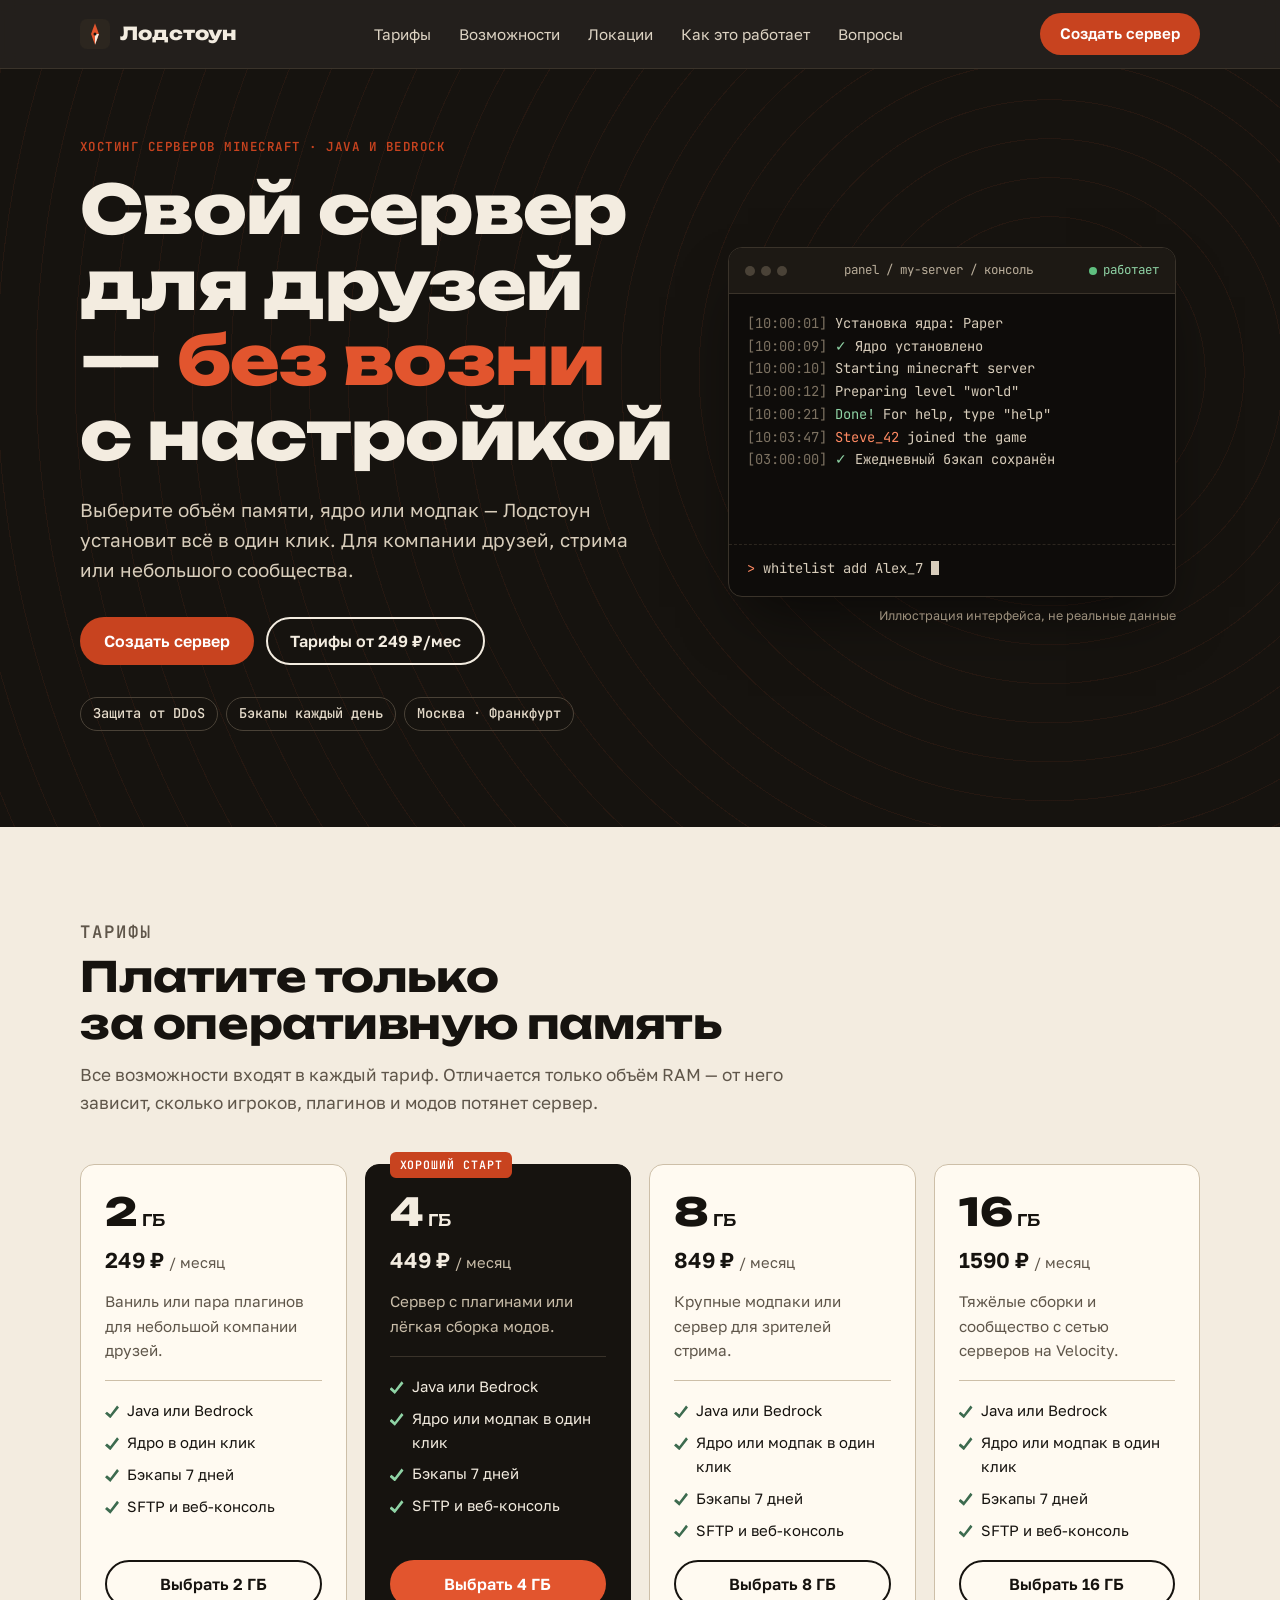
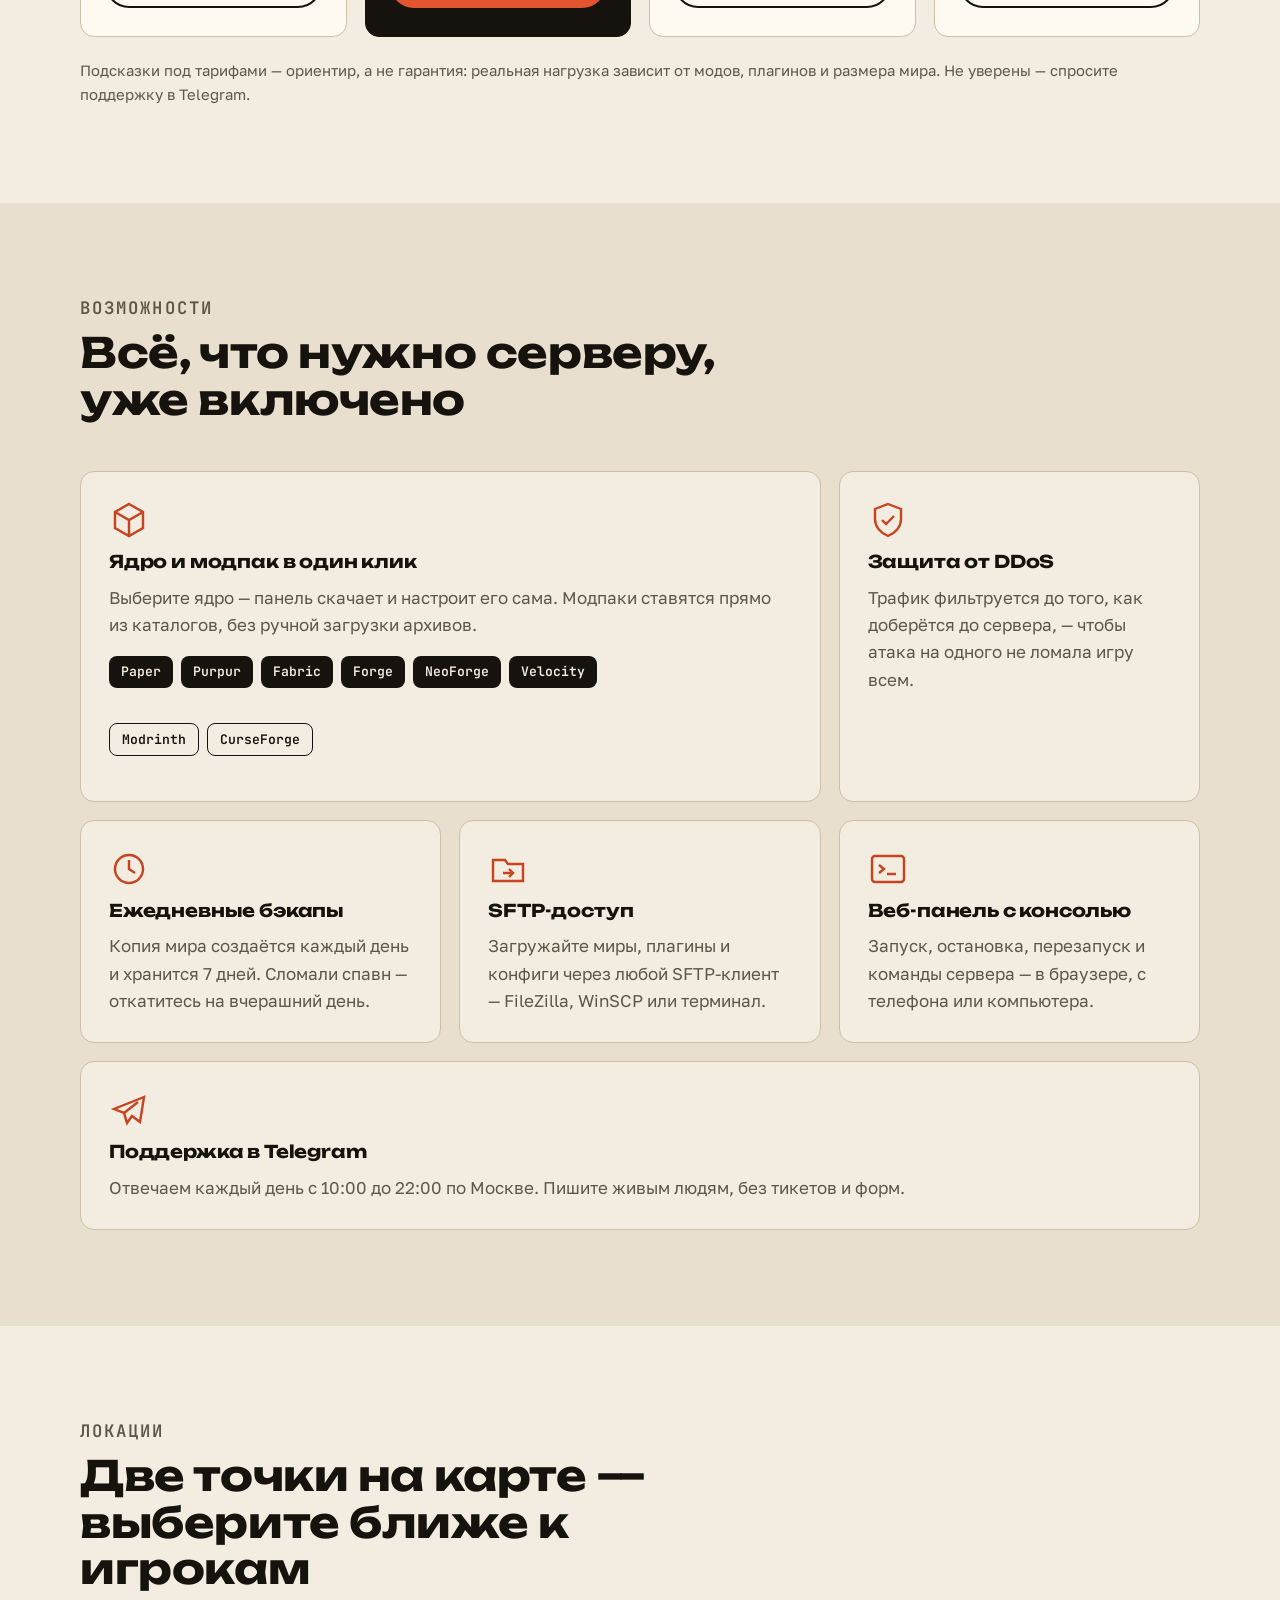
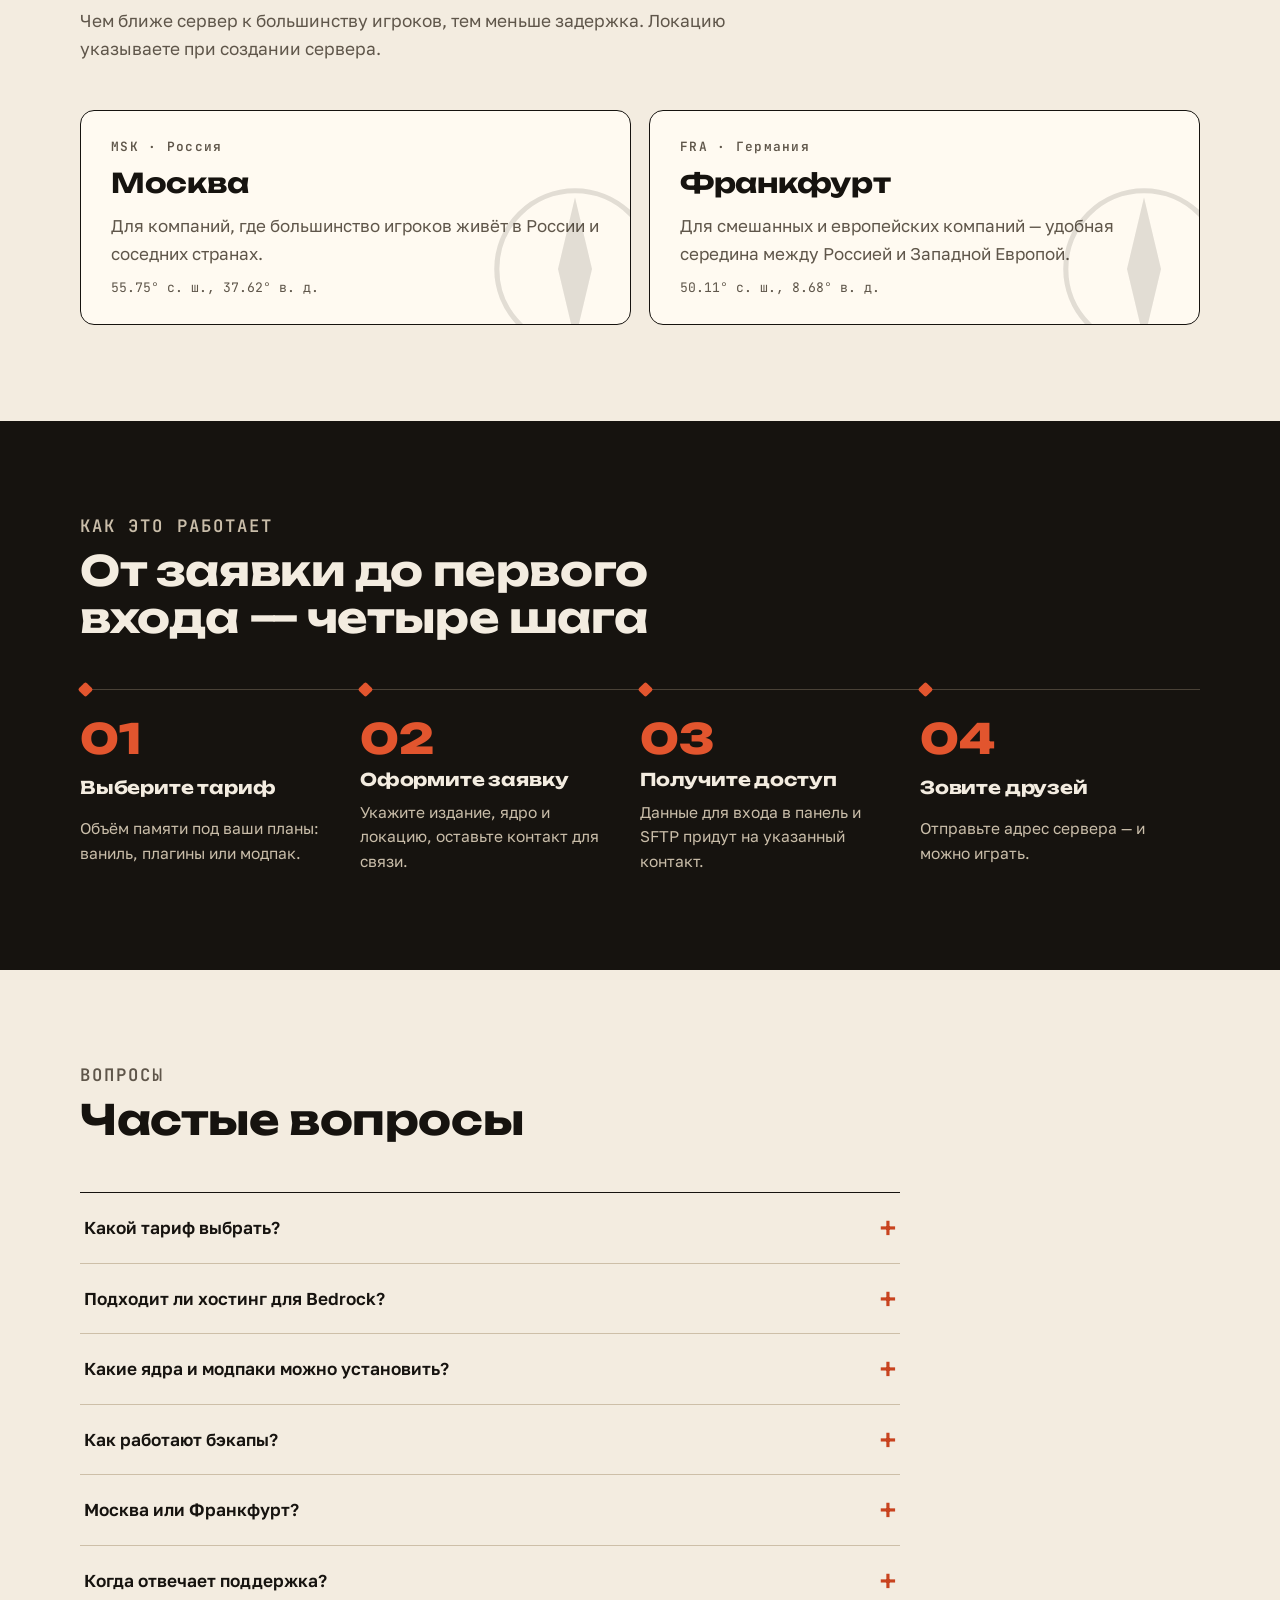
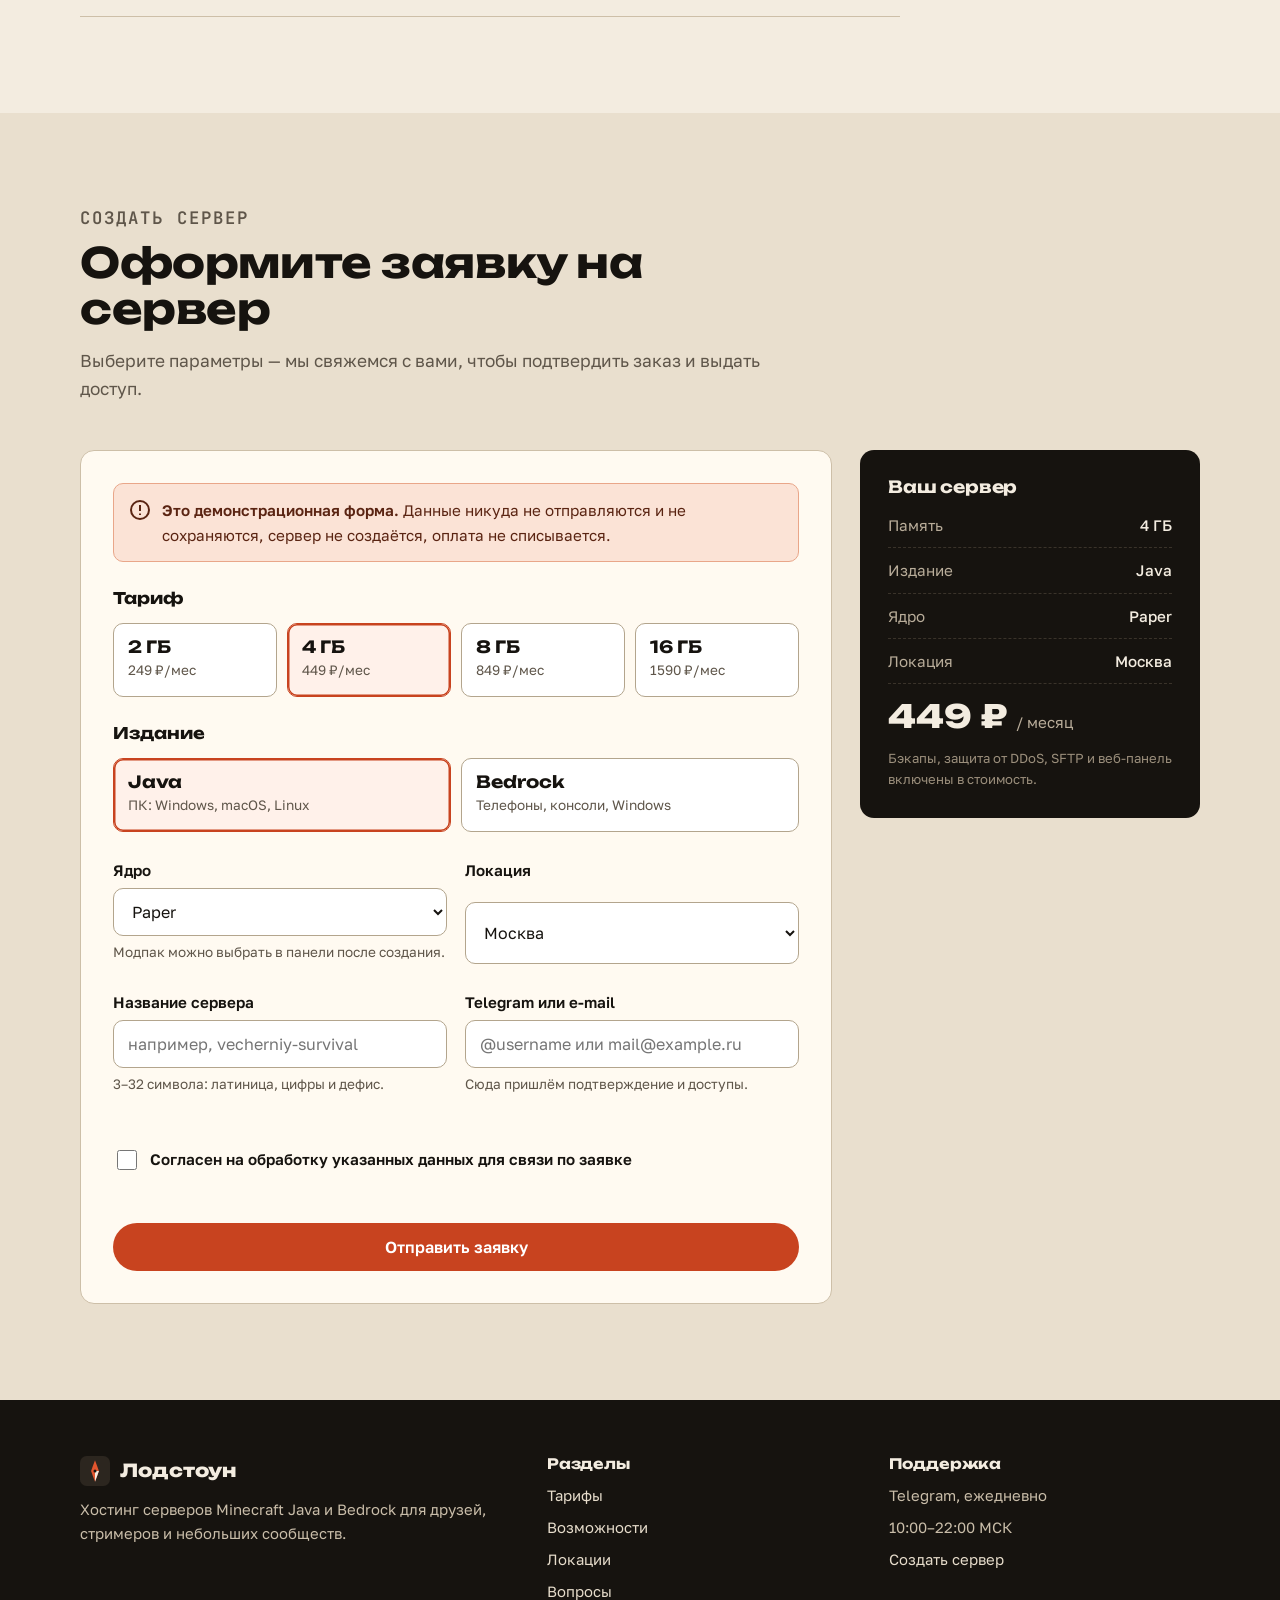
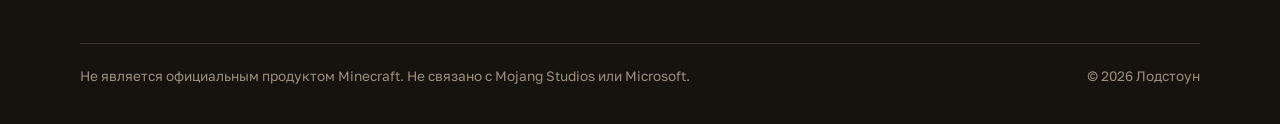
<file: showcase/briefs/minecraft/without-skill.html>
<!doctype html>
<html lang="ru">
<head>
<meta charset="utf-8">
<meta name="viewport" content="width=device-width, initial-scale=1">
<title>Лодстоун — хостинг серверов Minecraft</title>
<meta name="description" content="Лодстоун — хостинг серверов Minecraft Java и Bedrock для друзей, стримеров и небольших сообществ. От 249 ₽/мес, Москва и Франкфурт.">
<meta name="theme-color" content="#16130f">
<link rel="icon" href="data:image/svg+xml,%3Csvg xmlns='http://www.w3.org/2000/svg' viewBox='0 0 32 32'%3E%3Crect width='32' height='32' rx='6' fill='%2316130f'/%3E%3Cpath d='M16 5l4 11-4 11-4-11z' fill='%23e2552e'/%3E%3Cpath d='M16 16l4 0-4 11z' fill='%23f3ece0'/%3E%3C/svg%3E">
<link rel="preconnect" href="https://fonts.googleapis.com">
<link rel="preconnect" href="https://fonts.gstatic.com" crossorigin>
<link href="https://fonts.googleapis.com/css2?family=Unbounded:wght@500;700;800&family=Golos+Text:wght@400;500;600&family=JetBrains+Mono:wght@400;600&display=swap" rel="stylesheet">
<style>
:root{
  --ink:#16130f;
  --ink-2:#2a251f;
  --paper:#f3ece0;
  --paper-2:#e9dfce;
  --line:#cdbfa8;
  --muted:#5f564a;
  --rust:#c8431f;
  --rust-2:#e2552e;
  --moss:#3d6b4f;
  --focus:#1d5fd6;
  --radius:14px;
  --max:1160px;
  --font-d:"Unbounded",system-ui,sans-serif;
  --font-b:"Golos Text",system-ui,-apple-system,"Segoe UI",sans-serif;
  --font-m:"JetBrains Mono",ui-monospace,Consolas,monospace;
}
*,*::before,*::after{box-sizing:border-box}
html{scroll-behavior:smooth;scroll-padding-top:84px;-webkit-text-size-adjust:100%}
@media (prefers-reduced-motion:reduce){html{scroll-behavior:auto}*{animation:none!important;transition:none!important}}
body{margin:0;background:var(--paper);color:var(--ink);font:400 17px/1.6 var(--font-b);overflow-x:hidden}
img,svg{display:block;max-width:100%}
a{color:inherit}
h1,h2,h3{font-family:var(--font-d);line-height:1.12;margin:0;letter-spacing:-.01em}
h2{font-size:clamp(1.7rem,3.6vw,2.6rem);font-weight:700}
h3{font-size:1.1rem;font-weight:700}
p{margin:0}
.wrap{max-width:var(--max);margin:0 auto;padding:0 20px}
.sr-only{position:absolute;width:1px;height:1px;padding:0;margin:-1px;overflow:hidden;clip:rect(0,0,0,0);white-space:nowrap;border:0}
.skip{position:absolute;left:12px;top:-60px;background:var(--ink);color:var(--paper);padding:10px 16px;border-radius:8px;z-index:100;text-decoration:none}
.skip:focus{top:12px}
:focus-visible{outline:3px solid var(--focus);outline-offset:3px;border-radius:4px}

.btn{display:inline-flex;align-items:center;justify-content:center;gap:.5em;min-height:48px;padding:0 22px;border-radius:999px;font:600 1rem/1 var(--font-b);text-decoration:none;border:2px solid transparent;cursor:pointer;transition:transform .15s ease,background .15s ease,color .15s ease}
.btn:hover{transform:translateY(-1px)}
.btn-primary{background:var(--rust);color:#fff}
.btn-primary:hover{background:#a83618}
.btn-ghost{border-color:currentColor;background:transparent;color:inherit}
.eyebrow{font:600 .78rem/1 var(--font-m);text-transform:uppercase;letter-spacing:.12em;color:var(--rust)}
section{padding:96px 0}
.sec-head{display:grid;gap:14px;max-width:720px;margin-bottom:48px}
.sec-head p{color:var(--muted);font-size:1.08rem}

/* header */
.site-header{position:sticky;top:0;z-index:50;background:rgba(22,19,15,.94);backdrop-filter:blur(8px);color:var(--paper);border-bottom:1px solid #3a332a}
.nav{display:flex;align-items:center;justify-content:space-between;height:68px;gap:16px}
.logo{display:flex;align-items:center;gap:10px;text-decoration:none;font:800 1.12rem/1 var(--font-d);letter-spacing:.01em}
.logo svg{width:30px;height:30px}
.nav-links{display:flex;gap:4px;list-style:none;margin:0;padding:0}
.nav-links a{display:block;padding:10px 12px;border-radius:8px;text-decoration:none;font-size:.95rem;color:#ddd3c3}
.nav-links a:hover{color:#fff;background:#2c261f}
.nav-cta{min-height:42px;padding:0 18px;font-size:.95rem}
.menu-btn{display:none;background:none;border:1px solid #4a4237;color:var(--paper);border-radius:10px;width:46px;height:46px;cursor:pointer}
.menu-btn span{display:block;width:20px;height:2px;background:currentColor;margin:4px auto;transition:transform .2s}
@media (max-width:940px){
  .menu-btn{display:block}
  .nav-cta{display:none}
  .nav-links{position:absolute;left:0;right:0;top:68px;flex-direction:column;background:var(--ink);padding:8px 20px 20px;border-bottom:1px solid #3a332a;display:none}
  .nav-links.open{display:flex}
  .nav-links a{padding:14px 8px;font-size:1.05rem;border-bottom:1px solid #2c261f;border-radius:0}
  .nav-links .mobile-cta{display:block;margin-top:12px}
  .nav-links .mobile-cta a{background:var(--rust);color:#fff;border-radius:999px;text-align:center;border:0}
}
@media (min-width:941px){.nav-links .mobile-cta{display:none}}

/* hero */
.hero{background:var(--ink);color:var(--paper);padding:72px 0 96px;position:relative;overflow:hidden}
.hero::before{content:"";position:absolute;inset:0;background:
  repeating-radial-gradient(circle at 82% 40%,transparent 0 38px,rgba(226,85,46,.07) 38px 39px);pointer-events:none}
.hero-grid{display:grid;grid-template-columns:1.05fr .95fr;gap:56px;align-items:center;position:relative}
.hero h1{font-size:clamp(2.2rem,5.6vw,4.2rem);font-weight:800}
.hero h1 em{font-style:normal;color:var(--rust-2)}
.hero-lead{font-size:1.18rem;color:#d8cdbb;margin-top:22px;max-width:560px}
.hero-actions{display:flex;flex-wrap:wrap;gap:12px;margin-top:32px}
.hero-actions .btn-ghost{color:var(--paper)}
.hero-facts{display:flex;flex-wrap:wrap;gap:8px;margin:32px 0 0;padding:0;list-style:none}
.hero-facts li{font:500 .85rem/1 var(--font-m);padding:9px 12px;border:1px solid #4a4237;border-radius:999px;color:#e6dccb}

.console{background:#0e0c0a;border:1px solid #3a332a;border-radius:var(--radius);box-shadow:0 30px 60px -20px rgba(0,0,0,.6);overflow:hidden;font:400 .86rem/1.65 var(--font-m)}
.console-bar{display:flex;align-items:center;justify-content:space-between;gap:10px;padding:12px 16px;background:#1d1914;border-bottom:1px solid #3a332a;color:#b9ad9a;font-size:.78rem}
.console-bar .dots{display:flex;gap:6px}
.console-bar .dots i{width:10px;height:10px;border-radius:50%;background:#4a4237;display:block}
.status{display:inline-flex;align-items:center;gap:6px;color:#8fd3a5}
.status::before{content:"";width:8px;height:8px;border-radius:50%;background:#5fbf7f}
.console-body{padding:18px 18px 8px;color:#d8cdbb;min-height:250px}
.console-body p{white-space:pre-wrap;word-break:break-word}
.c-dim{color:#7d7262}.c-ok{color:#8fd3a5}.c-acc{color:#ff8a63}
.console-input{display:flex;gap:8px;padding:12px 18px 16px;color:#ff8a63;border-top:1px dashed #2c261f}
.console-input span:last-child{color:#d8cdbb}
.cursor{display:inline-block;width:8px;height:1em;background:#d8cdbb;vertical-align:-2px;animation:blink 1s steps(1) infinite}
@keyframes blink{50%{opacity:0}}
.console-note{font:400 .78rem/1.4 var(--font-b);color:#9b8f7c;margin-top:10px;text-align:right}

/* pricing */
.plans{display:grid;grid-template-columns:repeat(4,1fr);gap:18px}
.plan{background:#fffaf1;border:1.5px solid var(--line);border-radius:var(--radius);padding:28px 24px;display:flex;flex-direction:column;gap:18px;position:relative}
.plan.featured{background:var(--ink);color:var(--paper);border-color:var(--ink)}
.plan .tag{position:absolute;top:-13px;left:24px;background:var(--rust);color:#fff;font:600 .72rem/1 var(--font-m);text-transform:uppercase;letter-spacing:.08em;padding:7px 10px;border-radius:6px}
.plan-ram{font:800 2.4rem/1 var(--font-d)}
.plan-ram small{font-size:1rem;font-weight:500;margin-left:4px}
.plan-price{font:600 1.35rem/1 var(--font-b)}
.plan-price span{font-size:.92rem;font-weight:400;color:var(--muted)}
.plan.featured .plan-price span,.plan.featured .plan-fit{color:#c9bda9}
.plan-fit{color:var(--muted);font-size:.95rem;min-height:3.2em}
.plan ul{list-style:none;padding:0;margin:0;display:grid;gap:8px;font-size:.93rem;border-top:1px solid var(--line);padding-top:18px}
.plan.featured ul{border-color:#3a332a}
.plan li{display:flex;gap:8px}
.plan li::before{content:"";flex:0 0 14px;height:14px;margin-top:5px;border-radius:3px;background:var(--moss);clip-path:polygon(14% 52%,0 66%,38% 100%,100% 22%,86% 8%,38% 72%)}
.plan.featured li::before{background:#8fd3a5}
.plan .btn{margin-top:auto;width:100%}
.plan:not(.featured) .btn-ghost{color:var(--ink)}
.plan.featured .btn-primary{background:var(--rust-2)}
.plans-note{margin-top:22px;color:var(--muted);font-size:.93rem}
@media (max-width:1020px){.plans{grid-template-columns:repeat(2,1fr)}}
@media (max-width:560px){.plans{grid-template-columns:1fr}}

/* features */
.features{background:var(--paper-2)}
.feat-grid{display:grid;grid-template-columns:repeat(12,1fr);gap:18px}
.feat{background:var(--paper);border:1.5px solid var(--line);border-radius:var(--radius);padding:28px;grid-column:span 4;display:grid;gap:12px;align-content:start}
.feat.wide{grid-column:span 8}
.feat.full{grid-column:span 12}
.feat p{color:var(--muted)}
.feat svg{width:40px;height:40px;color:var(--rust)}
.chips{display:flex;flex-wrap:wrap;gap:8px;margin-top:6px;padding:0;list-style:none}
.chips li{font:600 .82rem/1 var(--font-m);background:var(--ink);color:var(--paper);padding:9px 12px;border-radius:8px}
.chips.alt li{background:transparent;color:var(--ink);border:1.5px solid var(--ink)}
@media (max-width:900px){.feat,.feat.wide{grid-column:span 6}}
@media (max-width:620px){.feat,.feat.wide,.feat.full{grid-column:span 12}}

/* locations */
.loc-grid{display:grid;grid-template-columns:1fr 1fr;gap:18px}
.loc{border:1.5px solid var(--ink);border-radius:var(--radius);padding:30px;display:grid;gap:14px;position:relative;overflow:hidden;background:#fffaf1}
.loc-code{font:600 .8rem/1 var(--font-m);color:var(--rust);letter-spacing:.1em}
.loc h3{font-size:1.7rem}
.loc p{color:var(--muted)}
.loc .coord{font:400 .82rem/1 var(--font-m);color:var(--muted)}
.loc svg.compass{position:absolute;right:-30px;bottom:-30px;width:170px;height:170px;opacity:.12}
@media (max-width:720px){.loc-grid{grid-template-columns:1fr}}

/* steps */
.how{background:var(--ink);color:var(--paper)}
.how .sec-head p{color:#c9bda9}
.steps{list-style:none;margin:0;padding:0;display:grid;grid-template-columns:repeat(4,1fr);gap:0;counter-reset:s;border-top:1.5px solid #4a4237}
.steps li{padding:28px 22px 0 0;display:grid;gap:10px;counter-increment:s;position:relative}
.steps li::before{content:"0" counter(s);font:800 2.6rem/1 var(--font-d);color:var(--rust-2)}
.steps li::after{content:"";position:absolute;top:-6px;left:0;width:11px;height:11px;background:var(--rust-2);border-radius:2px;transform:rotate(45deg)}
.steps p{color:#c9bda9;font-size:.97rem}
@media (max-width:900px){.steps{grid-template-columns:1fr 1fr;row-gap:32px}}
@media (max-width:520px){.steps{grid-template-columns:1fr}}

/* faq */
.faq-list{max-width:820px;border-top:1.5px solid var(--ink)}
.faq-list details{border-bottom:1.5px solid var(--line)}
.faq-list summary{list-style:none;cursor:pointer;display:flex;justify-content:space-between;align-items:center;gap:16px;padding:22px 4px;font:600 1.08rem/1.35 var(--font-b)}
.faq-list summary::-webkit-details-marker{display:none}
.faq-list summary::after{content:"+";font:500 1.6rem/1 var(--font-d);color:var(--rust);flex:0 0 auto;transition:transform .2s}
.faq-list details[open] summary::after{transform:rotate(45deg)}
.faq-list details > div{padding:0 4px 24px;color:var(--muted);max-width:680px}

/* order form */
.order{background:var(--paper-2)}
.order-grid{display:grid;grid-template-columns:1fr 340px;gap:28px;align-items:start}
.form{background:#fffaf1;border:1.5px solid var(--line);border-radius:var(--radius);padding:32px;display:grid;gap:26px}
.demo-note{display:flex;gap:12px;align-items:flex-start;background:#fbe3d6;border:1.5px solid #e9a689;border-radius:10px;padding:14px 16px;font-size:.95rem;color:#5a2412}
.demo-note strong{font-weight:600}
fieldset{border:0;margin:0;padding:0;min-width:0}
legend{font:700 1rem/1.3 var(--font-d);margin-bottom:14px;padding:0}
.field{display:grid;gap:6px}
.field label,.lbl{font-weight:600;font-size:.95rem}
.hint{font-size:.85rem;color:var(--muted)}
input[type=text],input[type=email],select{width:100%;min-height:48px;padding:10px 14px;border:1.5px solid #b3a58d;border-radius:10px;background:#fff;font:400 1rem/1.3 var(--font-b);color:var(--ink)}
input:focus-visible,select:focus-visible{outline:3px solid var(--focus);outline-offset:1px}
input[aria-invalid=true],select[aria-invalid=true]{border-color:#b3261e;background:#fff6f5}
.err{color:#b3261e;font-size:.86rem;font-weight:500;line-height:1.35;min-height:1.35em}
.row2{display:grid;grid-template-columns:1fr 1fr;gap:18px}
@media (max-width:640px){.row2{grid-template-columns:1fr}}
.choice-grid{display:grid;grid-template-columns:repeat(4,1fr);gap:10px}
.choice-grid.two{grid-template-columns:1fr 1fr}
@media (max-width:640px){.choice-grid{grid-template-columns:1fr 1fr}}
.choice{position:relative}
.choice input{position:absolute;opacity:0;inset:0;width:100%;height:100%;margin:0;cursor:pointer}
.choice span{display:grid;gap:4px;border:1.5px solid #b3a58d;border-radius:10px;padding:14px;background:#fff;height:100%}
.choice b{font:700 1.05rem/1.1 var(--font-d)}
.choice small{color:var(--muted);font-size:.85rem}
.choice input:checked + span{border-color:var(--rust);background:#fff1ea;box-shadow:inset 0 0 0 1.5px var(--rust)}
.choice input:focus-visible + span{outline:3px solid var(--focus);outline-offset:2px}
.check{display:flex;gap:10px;align-items:flex-start;font-size:.95rem}
.check input{width:20px;height:20px;margin-top:3px;accent-color:var(--rust);flex:0 0 auto}
.summary{position:sticky;top:92px;background:var(--ink);color:var(--paper);border-radius:var(--radius);padding:28px;display:grid;gap:16px}
.summary h3{font-size:1.05rem}
.summary dl{margin:0;display:grid;gap:10px;font-size:.95rem}
.summary dl div{display:flex;justify-content:space-between;gap:12px;border-bottom:1px dashed #3a332a;padding-bottom:10px}
.summary dt{color:#b9ad9a}
.summary dd{margin:0;text-align:right;font-weight:500}
.total{font:800 2rem/1 var(--font-d)}
.total small{font:400 .95rem var(--font-b);color:#b9ad9a}
.summary .btn{width:100%}
.summary .fine{font-size:.82rem;color:#9b8f7c}
@media (max-width:920px){.order-grid{grid-template-columns:1fr}.summary{position:static;order:-1}}
@media (max-width:480px){.form{padding:22px 18px}}
.success{background:#e3efe6;border:1.5px solid var(--moss);border-radius:10px;padding:18px;color:#1f3b29}
.success[hidden]{display:none}
.success h3{margin-bottom:6px}

/* footer */
footer{background:var(--ink);color:#c9bda9;padding:56px 0 36px;font-size:.93rem}
.foot-grid{display:grid;grid-template-columns:1.4fr 1fr 1fr;gap:32px}
footer h3{color:var(--paper);font-size:.9rem;margin-bottom:12px}
footer ul{list-style:none;margin:0;padding:0;display:grid;gap:8px}
footer a{color:#e6dccb;text-decoration:none}
footer a:hover{text-decoration:underline}
.foot-logo{color:var(--paper);margin-bottom:12px}
.disclaimer{margin-top:40px;padding-top:22px;border-top:1px solid #3a332a;display:flex;flex-wrap:wrap;justify-content:space-between;gap:12px;font-size:.85rem;color:#9b8f7c}
@media (max-width:760px){.foot-grid{grid-template-columns:1fr}}

@media (max-width:900px){
  .hero-grid{grid-template-columns:1fr;gap:40px}
  section{padding:72px 0}
}
@media (max-width:480px){
  body{font-size:16px}
  .hero{padding:48px 0 64px}
  .hero-actions .btn{width:100%}
}
</style>
</head>
<body>
<a class="skip" href="#main">Перейти к содержанию</a>

<header class="site-header">
  <nav class="wrap nav" aria-label="Основная навигация">
    <a class="logo" href="#top" aria-label="Лодстоун — на главную">
      <svg viewBox="0 0 32 32" aria-hidden="true"><rect width="32" height="32" rx="7" fill="#2c261f"/><path d="M16 4.5l4.2 11.5L16 27.5 11.8 16z" fill="#e2552e"/><path d="M16 16h4.2L16 27.5z" fill="#f3ece0"/><circle cx="16" cy="16" r="1.6" fill="#16130f"/></svg>
      Лодстоун
    </a>
    <button class="menu-btn" type="button" aria-expanded="false" aria-controls="nav-links" aria-label="Открыть меню">
      <span></span><span></span><span></span>
    </button>
    <ul class="nav-links" id="nav-links">
      <li><a href="#pricing">Тарифы</a></li>
      <li><a href="#features">Возможности</a></li>
      <li><a href="#locations">Локации</a></li>
      <li><a href="#how">Как это работает</a></li>
      <li><a href="#faq">Вопросы</a></li>
      <li class="mobile-cta"><a href="#order">Создать сервер</a></li>
    </ul>
    <a class="btn btn-primary nav-cta" href="#order">Создать сервер</a>
  </nav>
</header>

<main id="main">
  <section class="hero" id="top" aria-labelledby="hero-title">
    <div class="wrap hero-grid">
      <div>
        <p class="eyebrow">Хостинг серверов Minecraft · Java и Bedrock</p>
        <h1 id="hero-title" style="margin-top:18px">Свой сервер для&nbsp;друзей — <em>без возни</em> с&nbsp;настройкой</h1>
        <p class="hero-lead">Выберите объём памяти, ядро или модпак — Лодстоун установит всё в один клик. Для компании друзей, стрима или небольшого сообщества.</p>
        <div class="hero-actions">
          <a class="btn btn-primary" href="#order">Создать сервер</a>
          <a class="btn btn-ghost" href="#pricing">Тарифы от 249 ₽/мес</a>
        </div>
        <ul class="hero-facts" aria-label="Коротко о хостинге">
          <li>Защита от DDoS</li>
          <li>Бэкапы каждый день</li>
          <li>Москва · Франкфурт</li>
        </ul>
      </div>
      <div>
        <div class="console" role="img" aria-label="Пример веб-консоли сервера: запуск ядра Paper и подключение игрока">
          <div class="console-bar">
            <span class="dots" aria-hidden="true"><i></i><i></i><i></i></span>
            <span>panel / my-server / консоль</span>
            <span class="status">работает</span>
          </div>
          <div class="console-body" aria-hidden="true">
            <p><span class="c-dim">[10:00:01]</span> Установка ядра: Paper</p>
            <p><span class="c-dim">[10:00:09]</span> <span class="c-ok">✓</span> Ядро установлено</p>
            <p><span class="c-dim">[10:00:10]</span> Starting minecraft server</p>
            <p><span class="c-dim">[10:00:12]</span> Preparing level "world"</p>
            <p><span class="c-dim">[10:00:21]</span> <span class="c-ok">Done!</span> For help, type "help"</p>
            <p><span class="c-dim">[10:03:47]</span> <span class="c-acc">Steve_42</span> joined the game</p>
            <p><span class="c-dim">[03:00:00]</span> <span class="c-ok">✓</span> Ежедневный бэкап сохранён</p>
          </div>
          <div class="console-input" aria-hidden="true"><span>&gt;</span><span>whitelist add Alex_7 <i class="cursor"></i></span></div>
        </div>
        <p class="console-note">Иллюстрация интерфейса, не реальные данные</p>
      </div>
    </div>
  </section>

  <section id="pricing" aria-labelledby="pricing-title">
    <div class="wrap">
      <div class="sec-head">
        <p class="eyebrow">Тарифы</p>
        <h2 id="pricing-title">Платите только за&nbsp;оперативную память</h2>
        <p>Все возможности входят в каждый тариф. Отличается только объём RAM — от него зависит, сколько игроков, плагинов и модов потянет сервер.</p>
      </div>
      <div class="plans">
        <article class="plan">
          <div><div class="plan-ram">2<small>ГБ</small></div></div>
          <p class="plan-price">249 ₽ <span>/ месяц</span></p>
          <p class="plan-fit">Ваниль или пара плагинов для небольшой компании друзей.</p>
          <ul><li>Java или Bedrock</li><li>Ядро в один клик</li><li>Бэкапы 7 дней</li><li>SFTP и веб-консоль</li></ul>
          <a class="btn btn-ghost" href="#order" data-plan="2">Выбрать 2 ГБ</a>
        </article>
        <article class="plan featured">
          <span class="tag">Хороший старт</span>
          <div><div class="plan-ram">4<small>ГБ</small></div></div>
          <p class="plan-price">449 ₽ <span>/ месяц</span></p>
          <p class="plan-fit">Сервер с плагинами или лёгкая сборка модов.</p>
          <ul><li>Java или Bedrock</li><li>Ядро или модпак в один клик</li><li>Бэкапы 7 дней</li><li>SFTP и веб-консоль</li></ul>
          <a class="btn btn-primary" href="#order" data-plan="4">Выбрать 4 ГБ</a>
        </article>
        <article class="plan">
          <div><div class="plan-ram">8<small>ГБ</small></div></div>
          <p class="plan-price">849 ₽ <span>/ месяц</span></p>
          <p class="plan-fit">Крупные модпаки или сервер для зрителей стрима.</p>
          <ul><li>Java или Bedrock</li><li>Ядро или модпак в один клик</li><li>Бэкапы 7 дней</li><li>SFTP и веб-консоль</li></ul>
          <a class="btn btn-ghost" href="#order" data-plan="8">Выбрать 8 ГБ</a>
        </article>
        <article class="plan">
          <div><div class="plan-ram">16<small>ГБ</small></div></div>
          <p class="plan-price">1590 ₽ <span>/ месяц</span></p>
          <p class="plan-fit">Тяжёлые сборки и сообщество с сетью серверов на Velocity.</p>
          <ul><li>Java или Bedrock</li><li>Ядро или модпак в один клик</li><li>Бэкапы 7 дней</li><li>SFTP и веб-консоль</li></ul>
          <a class="btn btn-ghost" href="#order" data-plan="16">Выбрать 16 ГБ</a>
        </article>
      </div>
      <p class="plans-note">Подсказки под тарифами — ориентир, а не гарантия: реальная нагрузка зависит от модов, плагинов и размера мира. Не уверены — спросите поддержку в Telegram.</p>
    </div>
  </section>

  <section class="features" id="features" aria-labelledby="features-title">
    <div class="wrap">
      <div class="sec-head">
        <p class="eyebrow">Возможности</p>
        <h2 id="features-title">Всё, что нужно серверу, уже включено</h2>
      </div>
      <div class="feat-grid">
        <article class="feat wide">
          <svg viewBox="0 0 40 40" fill="none" stroke="currentColor" stroke-width="2.4" aria-hidden="true"><path d="M20 4l14 8v16l-14 8-14-8V12z"/><path d="M6 12l14 8 14-8M20 20v16"/></svg>
          <h3>Ядро и модпак в один клик</h3>
          <p>Выберите ядро — панель скачает и настроит его сама. Модпаки ставятся прямо из каталогов, без ручной загрузки архивов.</p>
          <ul class="chips" aria-label="Поддерживаемые ядра"><li>Paper</li><li>Purpur</li><li>Fabric</li><li>Forge</li><li>NeoForge</li><li>Velocity</li></ul>
          <ul class="chips alt" aria-label="Источники модпаков"><li>Modrinth</li><li>CurseForge</li></ul>
        </article>
        <article class="feat">
          <svg viewBox="0 0 40 40" fill="none" stroke="currentColor" stroke-width="2.4" aria-hidden="true"><path d="M20 4l13 5v10c0 8-6 14-13 17C13 33 7 27 7 19V9z"/><path d="M14 20l4 4 8-8"/></svg>
          <h3>Защита от DDoS</h3>
          <p>Трафик фильтруется до того, как доберётся до сервера, — чтобы атака на одного не ломала игру всем.</p>
        </article>
        <article class="feat">
          <svg viewBox="0 0 40 40" fill="none" stroke="currentColor" stroke-width="2.4" aria-hidden="true"><circle cx="20" cy="20" r="14"/><path d="M20 11v9l6 4"/></svg>
          <h3>Ежедневные бэкапы</h3>
          <p>Копия мира создаётся каждый день и хранится 7 дней. Сломали спавн — откатитесь на вчерашний день.</p>
        </article>
        <article class="feat">
          <svg viewBox="0 0 40 40" fill="none" stroke="currentColor" stroke-width="2.4" aria-hidden="true"><path d="M5 11h12l3 4h15v17H5z"/><path d="M15 24h10M21 20l4 4-4 4"/></svg>
          <h3>SFTP-доступ</h3>
          <p>Загружайте миры, плагины и конфиги через любой SFTP-клиент — FileZilla, WinSCP или терминал.</p>
        </article>
        <article class="feat">
          <svg viewBox="0 0 40 40" fill="none" stroke="currentColor" stroke-width="2.4" aria-hidden="true"><rect x="4" y="7" width="32" height="26" rx="3"/><path d="M11 16l5 4-5 4M19 25h9"/></svg>
          <h3>Веб-панель с консолью</h3>
          <p>Запуск, остановка, перезапуск и команды сервера — в браузере, с телефона или компьютера.</p>
        </article>
        <article class="feat full">
          <svg viewBox="0 0 40 40" fill="none" stroke="currentColor" stroke-width="2.4" aria-hidden="true"><path d="M35 7L5 19l10 4 3 10 5-7 8 6z"/><path d="M15 23l14-11"/></svg>
          <h3>Поддержка в Telegram</h3>
          <p>Отвечаем каждый день с 10:00 до 22:00 по Москве. Пишите живым людям, без тикетов и форм.</p>
        </article>
      </div>
    </div>
  </section>

  <section id="locations" aria-labelledby="loc-title">
    <div class="wrap">
      <div class="sec-head">
        <p class="eyebrow">Локации</p>
        <h2 id="loc-title">Две точки на карте — выберите ближе к игрокам</h2>
        <p>Чем ближе сервер к большинству игроков, тем меньше задержка. Локацию указываете при создании сервера.</p>
      </div>
      <div class="loc-grid">
        <article class="loc">
          <p class="loc-code">MSK · Россия</p>
          <h3>Москва</h3>
          <p>Для компаний, где большинство игроков живёт в России и соседних странах.</p>
          <p class="coord">55.75° с. ш., 37.62° в. д.</p>
          <svg class="compass" viewBox="0 0 100 100" aria-hidden="true"><circle cx="50" cy="50" r="46" fill="none" stroke="#16130f" stroke-width="3"/><path d="M50 8l10 42-10 42-10-42z" fill="#16130f"/></svg>
        </article>
        <article class="loc">
          <p class="loc-code">FRA · Германия</p>
          <h3>Франкфурт</h3>
          <p>Для смешанных и европейских компаний — удобная середина между Россией и Западной Европой.</p>
          <p class="coord">50.11° с. ш., 8.68° в. д.</p>
          <svg class="compass" viewBox="0 0 100 100" aria-hidden="true"><circle cx="50" cy="50" r="46" fill="none" stroke="#16130f" stroke-width="3"/><path d="M50 8l10 42-10 42-10-42z" fill="#16130f"/></svg>
        </article>
      </div>
    </div>
  </section>

  <section class="how" id="how" aria-labelledby="how-title">
    <div class="wrap">
      <div class="sec-head">
        <p class="eyebrow">Как это работает</p>
        <h2 id="how-title">От заявки до первого входа — четыре шага</h2>
      </div>
      <ol class="steps">
        <li><h3>Выберите тариф</h3><p>Объём памяти под ваши планы: ваниль, плагины или модпак.</p></li>
        <li><h3>Оформите заявку</h3><p>Укажите издание, ядро и локацию, оставьте контакт для связи.</p></li>
        <li><h3>Получите доступ</h3><p>Данные для входа в панель и SFTP придут на указанный контакт.</p></li>
        <li><h3>Зовите друзей</h3><p>Отправьте адрес сервера — и можно играть.</p></li>
      </ol>
    </div>
  </section>

  <section id="faq" aria-labelledby="faq-title">
    <div class="wrap">
      <div class="sec-head">
        <p class="eyebrow">Вопросы</p>
        <h2 id="faq-title">Частые вопросы</h2>
      </div>
      <div class="faq-list">
        <details>
          <summary>Какой тариф выбрать?</summary>
          <div><p>Для ванильного сервера на несколько друзей обычно хватает 2 ГБ. Плагины и лёгкие сборки модов комфортнее на 4 ГБ, крупные модпаки — на 8 ГБ и больше. Если сомневаетесь, напишите в поддержку: подскажем по вашей сборке.</p></div>
        </details>
        <details>
          <summary>Подходит ли хостинг для Bedrock?</summary>
          <div><p>Да. При создании сервера выберите издание — Java или Bedrock. Тарифы и возможности одинаковы для обоих.</p></div>
        </details>
        <details>
          <summary>Какие ядра и модпаки можно установить?</summary>
          <div><p>В один клик ставятся Paper, Purpur, Fabric, Forge, NeoForge и прокси Velocity. Модпаки устанавливаются из каталогов Modrinth и CurseForge. Свои файлы можно загрузить по SFTP.</p></div>
        </details>
        <details>
          <summary>Как работают бэкапы?</summary>
          <div><p>Резервная копия создаётся автоматически каждый день и хранится 7 дней. Восстановить мир можно на любой из сохранённых дней.</p></div>
        </details>
        <details>
          <summary>Москва или Франкфурт?</summary>
          <div><p>Выбирайте локацию, ближайшую к большинству игроков. Если играете в основном из России — Москва, если компания разбросана по Европе — Франкфурт.</p></div>
        </details>
        <details>
          <summary>Когда отвечает поддержка?</summary>
          <div><p>В Telegram, ежедневно с 10:00 до 22:00 по московскому времени. Сообщения, отправленные ночью, разберём утром.</p></div>
        </details>
      </div>
    </div>
  </section>

  <section class="order" id="order" aria-labelledby="order-title">
    <div class="wrap">
      <div class="sec-head">
        <p class="eyebrow">Создать сервер</p>
        <h2 id="order-title">Оформите заявку на сервер</h2>
        <p>Выберите параметры — мы свяжемся с вами, чтобы подтвердить заказ и выдать доступ.</p>
      </div>
      <div class="order-grid">
        <form class="form" id="order-form" novalidate>
          <div class="demo-note" role="note">
            <svg width="20" height="20" viewBox="0 0 20 20" aria-hidden="true" style="flex:0 0 auto;margin-top:2px"><circle cx="10" cy="10" r="9" fill="none" stroke="currentColor" stroke-width="2"/><path d="M10 5v6M10 13.5v1.5" stroke="currentColor" stroke-width="2"/></svg>
            <p><strong>Это демонстрационная форма.</strong> Данные никуда не отправляются и не сохраняются, сервер не создаётся, оплата не списывается.</p>
          </div>

          <fieldset>
            <legend>Тариф</legend>
            <div class="choice-grid" id="plan-group">
              <label class="choice"><input type="radio" name="plan" value="2" data-price="249"><span><b>2 ГБ</b><small>249 ₽/мес</small></span></label>
              <label class="choice"><input type="radio" name="plan" value="4" data-price="449" checked><span><b>4 ГБ</b><small>449 ₽/мес</small></span></label>
              <label class="choice"><input type="radio" name="plan" value="8" data-price="849"><span><b>8 ГБ</b><small>849 ₽/мес</small></span></label>
              <label class="choice"><input type="radio" name="plan" value="16" data-price="1590"><span><b>16 ГБ</b><small>1590 ₽/мес</small></span></label>
            </div>
          </fieldset>

          <fieldset>
            <legend>Издание</legend>
            <div class="choice-grid two">
              <label class="choice"><input type="radio" name="edition" value="Java" checked><span><b>Java</b><small>ПК: Windows, macOS, Linux</small></span></label>
              <label class="choice"><input type="radio" name="edition" value="Bedrock"><span><b>Bedrock</b><small>Телефоны, консоли, Windows</small></span></label>
            </div>
          </fieldset>

          <div class="row2">
            <div class="field">
              <label for="core">Ядро</label>
              <select id="core" name="core">
                <option>Paper</option><option>Purpur</option><option>Fabric</option><option>Forge</option><option>NeoForge</option><option>Velocity</option>
                <option value="Модпак">Модпак (Modrinth / CurseForge)</option>
              </select>
              <p class="hint" id="core-hint">Модпак можно выбрать в панели после создания.</p>
            </div>
            <div class="field">
              <label for="location">Локация</label>
              <select id="location" name="location">
                <option>Москва</option><option>Франкфурт</option>
              </select>
            </div>
          </div>

          <div class="row2">
            <div class="field">
              <label for="sname">Название сервера</label>
              <input type="text" id="sname" name="sname" autocomplete="off" maxlength="32" aria-describedby="sname-hint sname-err" placeholder="например, vecherniy-survival">
              <p class="hint" id="sname-hint">3–32 символа: латиница, цифры и дефис.</p>
              <p class="err" id="sname-err"></p>
            </div>
            <div class="field">
              <label for="contact">Telegram или e-mail</label>
              <input type="text" id="contact" name="contact" autocomplete="email" aria-describedby="contact-hint contact-err" placeholder="@username или mail@example.ru">
              <p class="hint" id="contact-hint">Сюда пришлём подтверждение и доступы.</p>
              <p class="err" id="contact-err"></p>
            </div>
          </div>

          <div class="field">
            <label class="check"><input type="checkbox" id="agree" name="agree" aria-describedby="agree-err"> <span>Согласен на обработку указанных данных для связи по заявке</span></label>
            <p class="err" id="agree-err"></p>
          </div>

          <button class="btn btn-primary" type="submit">Отправить заявку</button>

          <div class="success" id="success" hidden tabindex="-1" role="status">
            <h3>Заявка сформирована (демо)</h3>
            <p id="success-text"></p>
          </div>
        </form>

        <aside class="summary" aria-labelledby="sum-title">
          <h3 id="sum-title">Ваш сервер</h3>
          <dl>
            <div><dt>Память</dt><dd id="s-plan">4 ГБ</dd></div>
            <div><dt>Издание</dt><dd id="s-edition">Java</dd></div>
            <div><dt>Ядро</dt><dd id="s-core">Paper</dd></div>
            <div><dt>Локация</dt><dd id="s-loc">Москва</dd></div>
          </dl>
          <p class="total" aria-live="polite"><span id="s-price">449</span> ₽ <small>/ месяц</small></p>
          <p class="fine">Бэкапы, защита от DDoS, SFTP и веб-панель включены в стоимость.</p>
        </aside>
      </div>
    </div>
  </section>
</main>

<footer>
  <div class="wrap">
    <div class="foot-grid">
      <div>
        <p class="logo foot-logo"><svg viewBox="0 0 32 32" aria-hidden="true"><rect width="32" height="32" rx="7" fill="#2c261f"/><path d="M16 4.5l4.2 11.5L16 27.5 11.8 16z" fill="#e2552e"/><path d="M16 16h4.2L16 27.5z" fill="#f3ece0"/><circle cx="16" cy="16" r="1.6" fill="#16130f"/></svg>Лодстоун</p>
        <p>Хостинг серверов Minecraft Java и Bedrock для друзей, стримеров и небольших сообществ.</p>
      </div>
      <div>
        <h3>Разделы</h3>
        <ul><li><a href="#pricing">Тарифы</a></li><li><a href="#features">Возможности</a></li><li><a href="#locations">Локации</a></li><li><a href="#faq">Вопросы</a></li></ul>
      </div>
      <div>
        <h3>Поддержка</h3>
        <ul><li>Telegram, ежедневно</li><li>10:00–22:00 МСК</li><li><a href="#order">Создать сервер</a></li></ul>
      </div>
    </div>
    <div class="disclaimer">
      <p>Не является официальным продуктом Minecraft. Не связано с Mojang Studios или Microsoft.</p>
      <p>© <span id="year">2026</span> Лодстоун</p>
    </div>
  </div>
</footer>

<script>
(function(){
  "use strict";
  var $ = function(s,r){return (r||document).querySelector(s);};
  var $$ = function(s,r){return Array.prototype.slice.call((r||document).querySelectorAll(s));};

  // mobile menu
  var btn = $(".menu-btn"), links = $("#nav-links");
  function closeMenu(){links.classList.remove("open");btn.setAttribute("aria-expanded","false");btn.setAttribute("aria-label","Открыть меню");}
  btn.addEventListener("click",function(){
    var open = links.classList.toggle("open");
    btn.setAttribute("aria-expanded",String(open));
    btn.setAttribute("aria-label",open?"Закрыть меню":"Открыть меню");
  });
  $$("#nav-links a").forEach(function(a){a.addEventListener("click",closeMenu);});
  document.addEventListener("keydown",function(e){if(e.key==="Escape"&&links.classList.contains("open")){closeMenu();btn.focus();}});

  $("#year").textContent = new Date().getFullYear();

  // summary
  var form = $("#order-form");
  function update(){
    var plan = $("input[name=plan]:checked", form);
    $("#s-plan").textContent = plan.value + " ГБ";
    $("#s-price").textContent = plan.getAttribute("data-price");
    $("#s-edition").textContent = $("input[name=edition]:checked", form).value;
    $("#s-core").textContent = $("#core").value;
    $("#s-loc").textContent = $("#location").value;
  }
  form.addEventListener("change",update);

  // plan buttons preselect
  $$("[data-plan]").forEach(function(a){
    a.addEventListener("click",function(){
      var r = $('input[name=plan][value="'+a.getAttribute("data-plan")+'"]', form);
      if(r){r.checked = true; update();}
    });
  });

  // validation
  function setErr(input,errEl,msg){
    errEl.textContent = msg;
    if(msg){input.setAttribute("aria-invalid","true");} else {input.removeAttribute("aria-invalid");}
    return !msg;
  }
  function vName(){
    var v = $("#sname").value.trim();
    var m = !v ? "Укажите название сервера." : (!/^[a-zA-Z0-9-]{3,32}$/.test(v) ? "Только латиница, цифры и дефис, от 3 до 32 символов." : "");
    return setErr($("#sname"),$("#sname-err"),m);
  }
  function vContact(){
    var v = $("#contact").value.trim();
    var ok = /^@[a-zA-Z0-9_]{5,32}$/.test(v) || /^[^\s@]+@[^\s@]+\.[^\s@]{2,}$/.test(v);
    var m = !v ? "Укажите Telegram или e-mail для связи." : (!ok ? "Введите @username (от 5 символов) или корректный e-mail." : "");
    return setErr($("#contact"),$("#contact-err"),m);
  }
  function vAgree(){
    return setErr($("#agree"),$("#agree-err"),$("#agree").checked ? "" : "Нужно согласие, чтобы мы могли связаться с вами.");
  }
  $("#sname").addEventListener("blur",function(){ if(this.value) vName(); });
  $("#contact").addEventListener("blur",function(){ if(this.value) vContact(); });
  $("#agree").addEventListener("change",vAgree);

  form.addEventListener("submit",function(e){
    e.preventDefault();
    var a = vName(), b = vContact(), c = vAgree();
    if(!(a&&b&&c)){
      var first = $("[aria-invalid=true]", form);
      if(first) first.focus();
      return;
    }
    update();
    var box = $("#success");
    $("#success-text").textContent = "Сервер «" + $("#sname").value.trim() + "»: " + $("#s-plan").textContent + ", " +
      $("#s-edition").textContent + ", " + $("#s-core").textContent + ", " + $("#s-loc").textContent + " — " +
      $("#s-price").textContent + " ₽/мес. Это демо: заявка никуда не отправлена.";
    box.hidden = false;
    box.focus();
  });

  update();
})();
</script>
</body>
</html>
</file>
<file: .github/assets/src/common.css>
:root{--ground:oklch(97.4% .006 250);--ink:oklch(19% .012 250);--muted:oklch(44% .016 250);--film:oklch(17% .006 250);--edge:oklch(80% .03 95);--marker:oklch(55% .2 25);--line:oklch(87% .01 250)}
*{box-sizing:border-box}html,body{margin:0}body{background:var(--ground);color:var(--ink);font-family:"Archivo",Arial,sans-serif;overflow:hidden}
.strip{position:relative;background:var(--film);display:flex;gap:18px;padding:30px 18px;
background-image:repeating-linear-gradient(90deg,transparent 0 10px,var(--ground) 10px 21px,transparent 21px 31px),repeating-linear-gradient(90deg,transparent 0 10px,var(--ground) 10px 21px,transparent 21px 31px);
background-size:100% 10px,100% 10px;background-position:0 9px,0 calc(100% - 9px);background-repeat:no-repeat}
.frame{position:relative;flex:1}.frame img{display:block;width:100%;aspect-ratio:16/10;object-fit:cover;object-position:top}
.edge{position:absolute;top:-24px;right:2px;font:600 12px/1 "Archivo";font-stretch:70%;letter-spacing:.06em;color:var(--edge)}
.marker{position:absolute;inset:-16px -18px;width:calc(100% + 36px);height:calc(100% + 32px);overflow:visible}
.marker path{fill:none;stroke:var(--marker);stroke-width:5;stroke-linecap:round;vector-effect:non-scaling-stroke}
</file>
